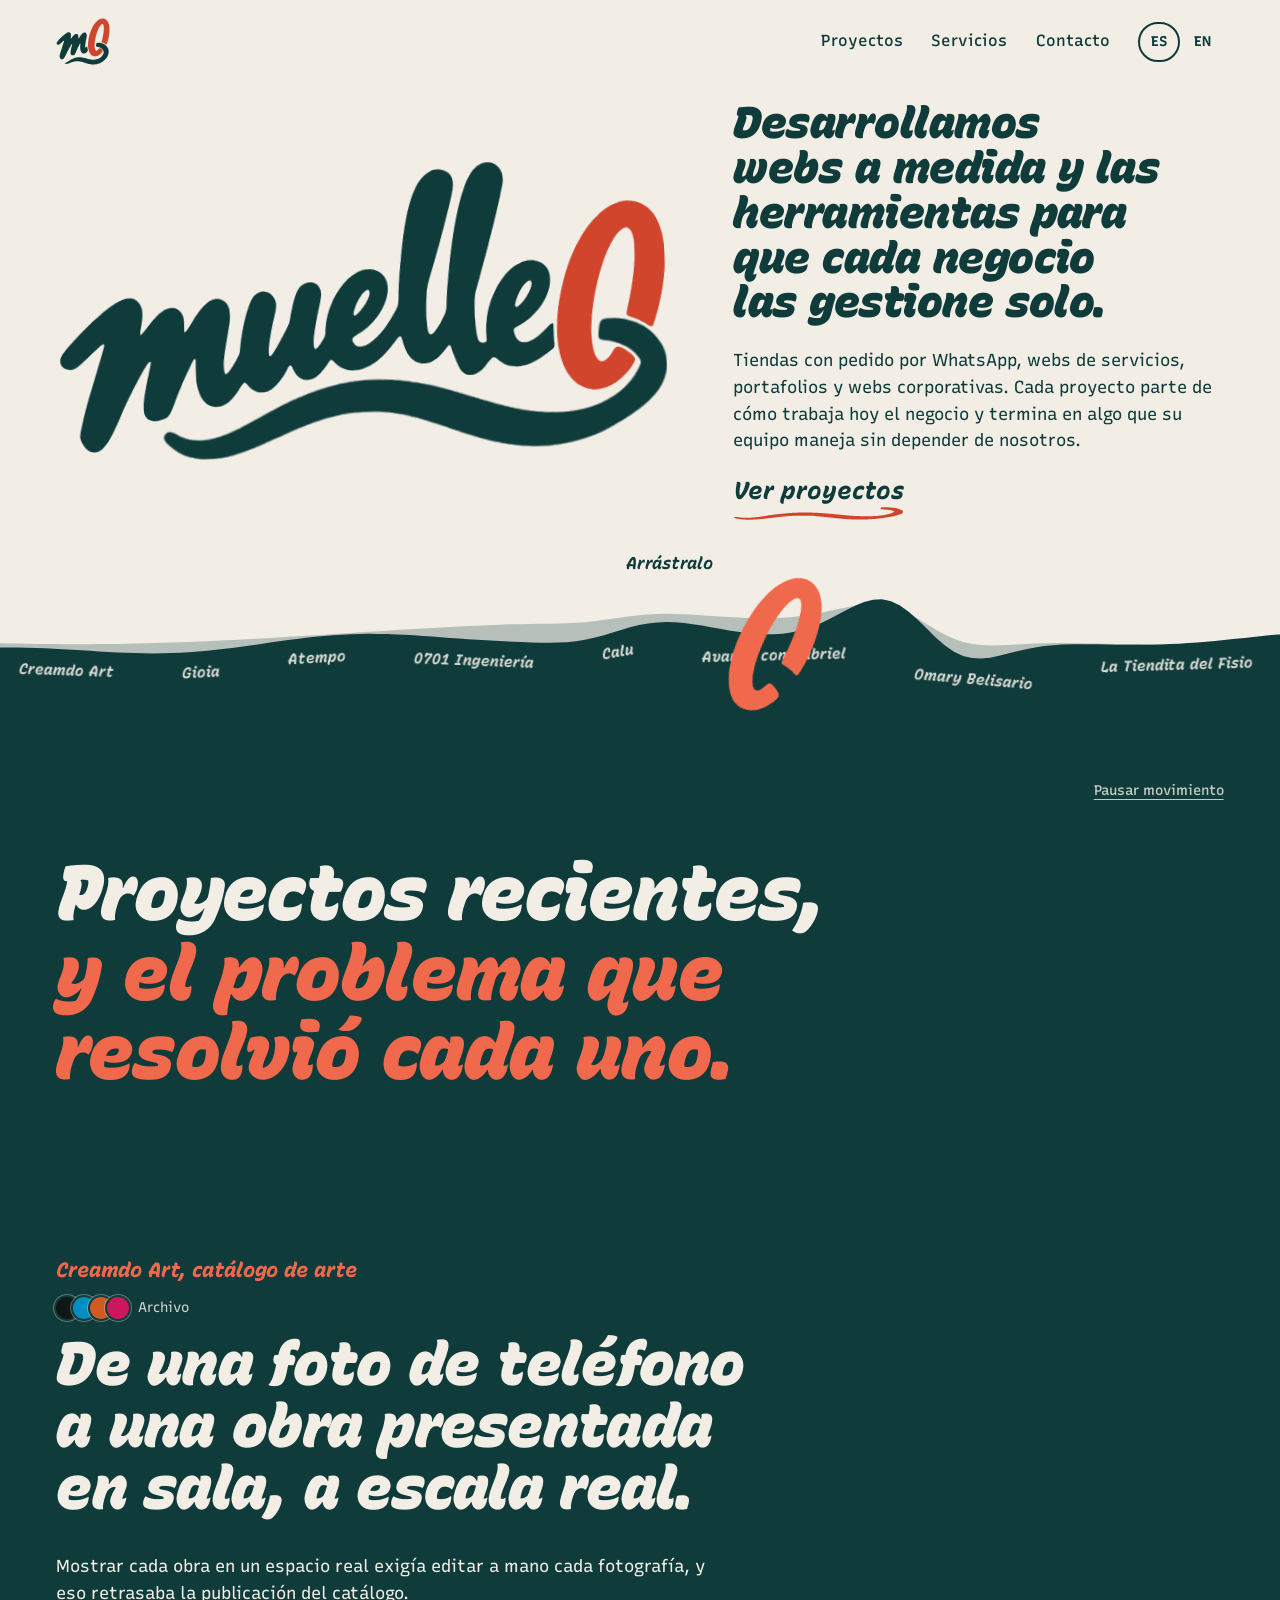
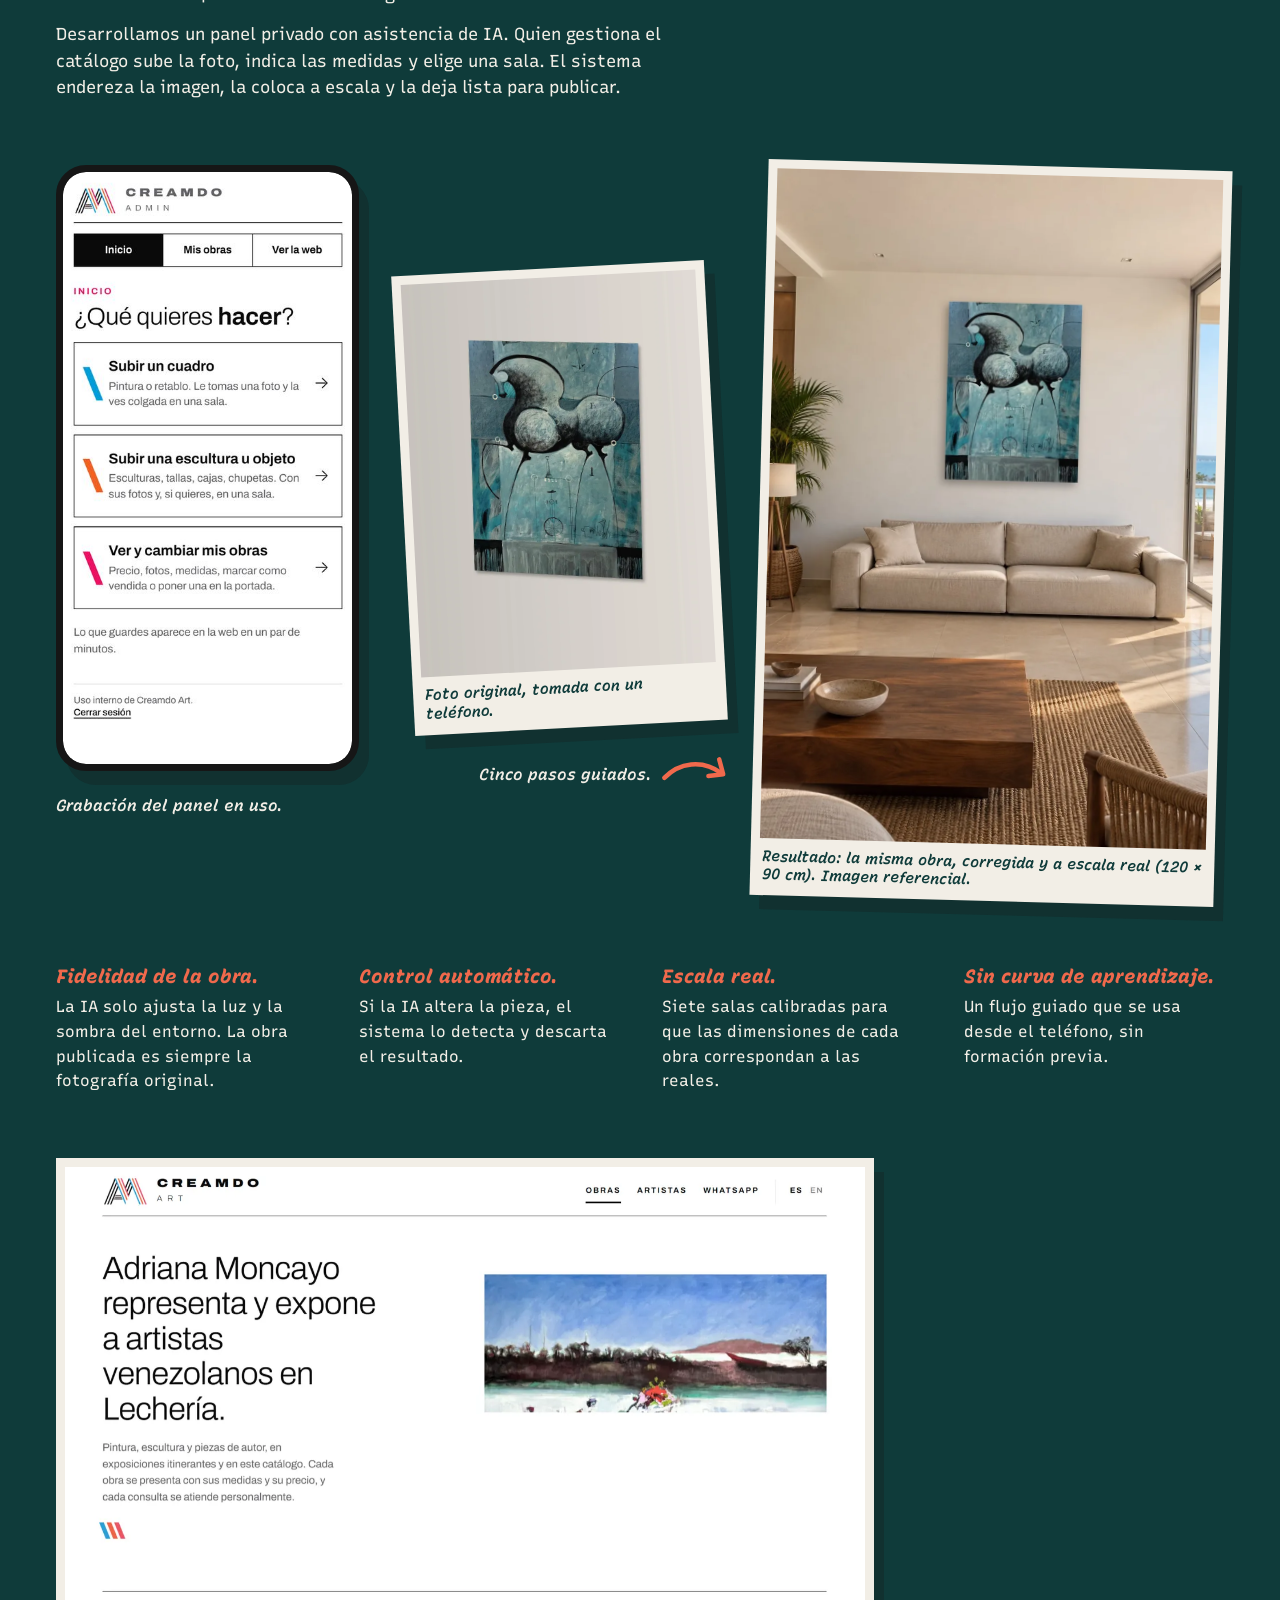
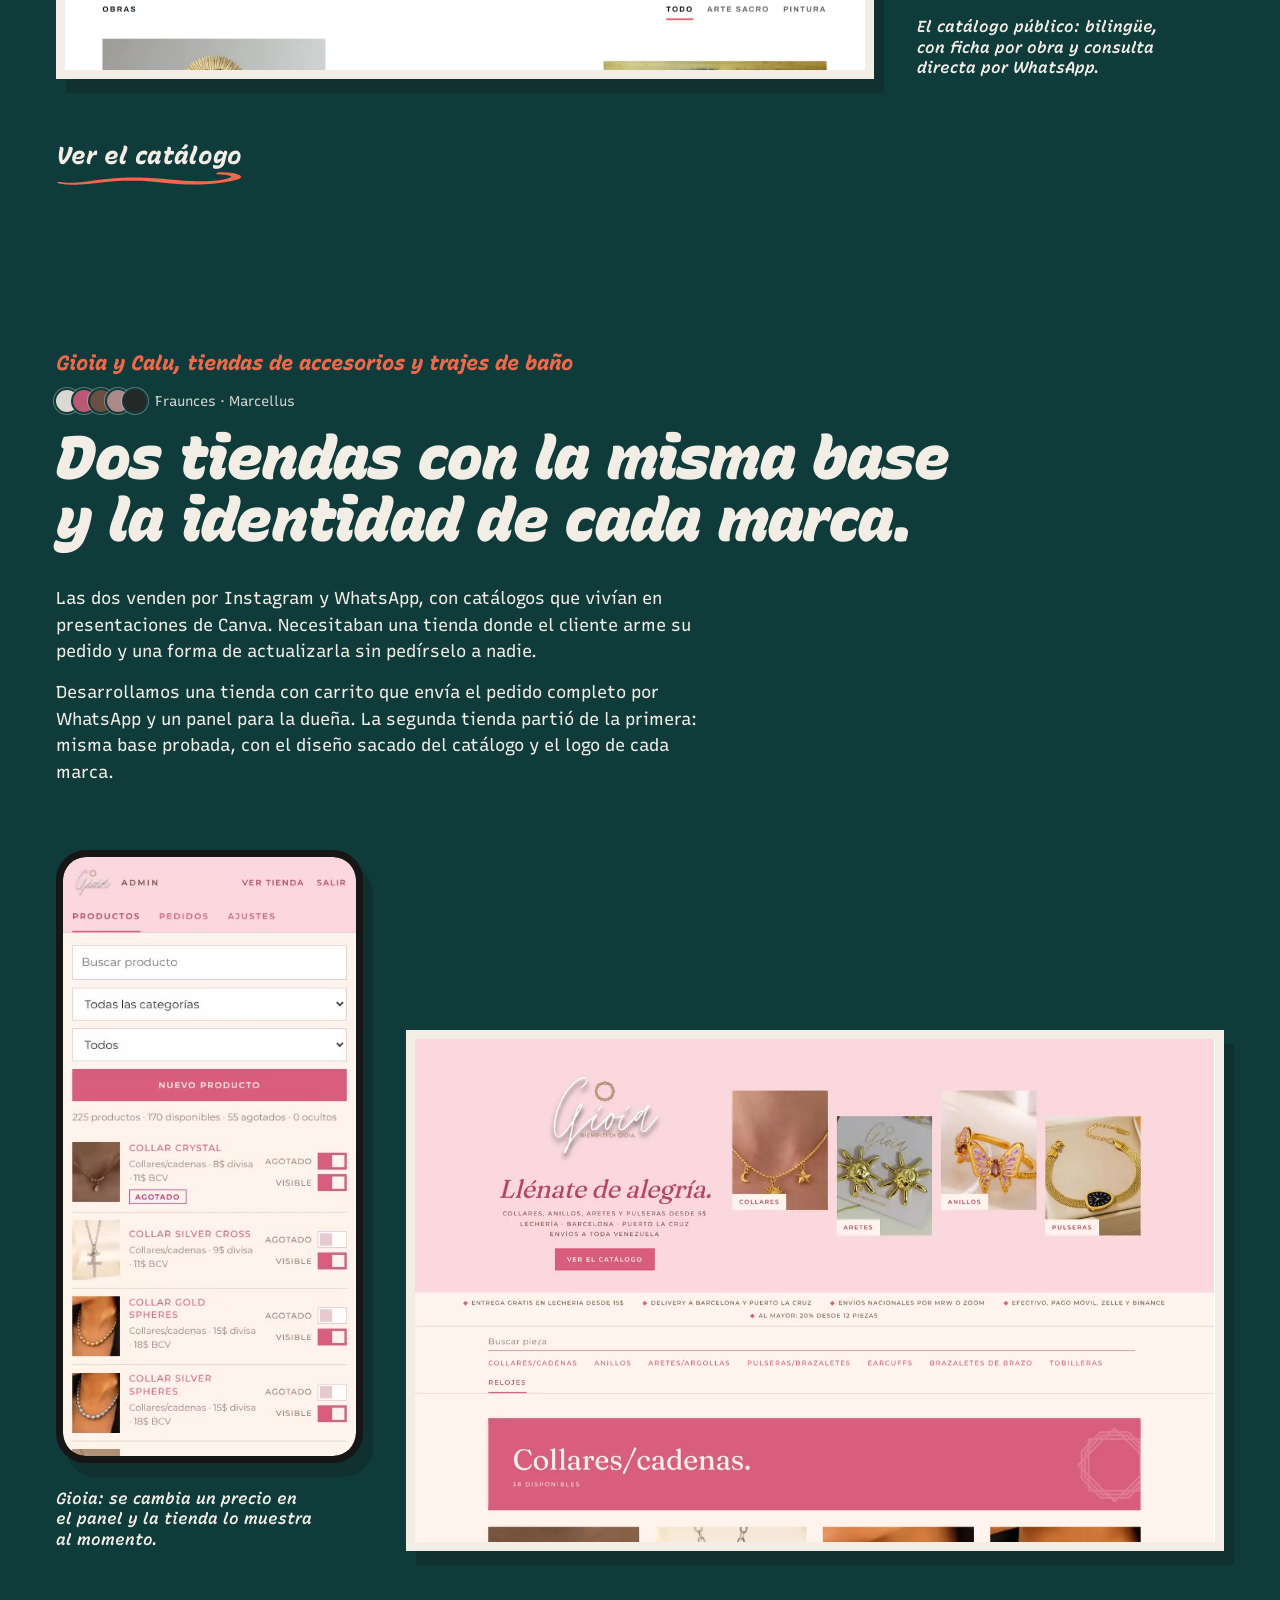
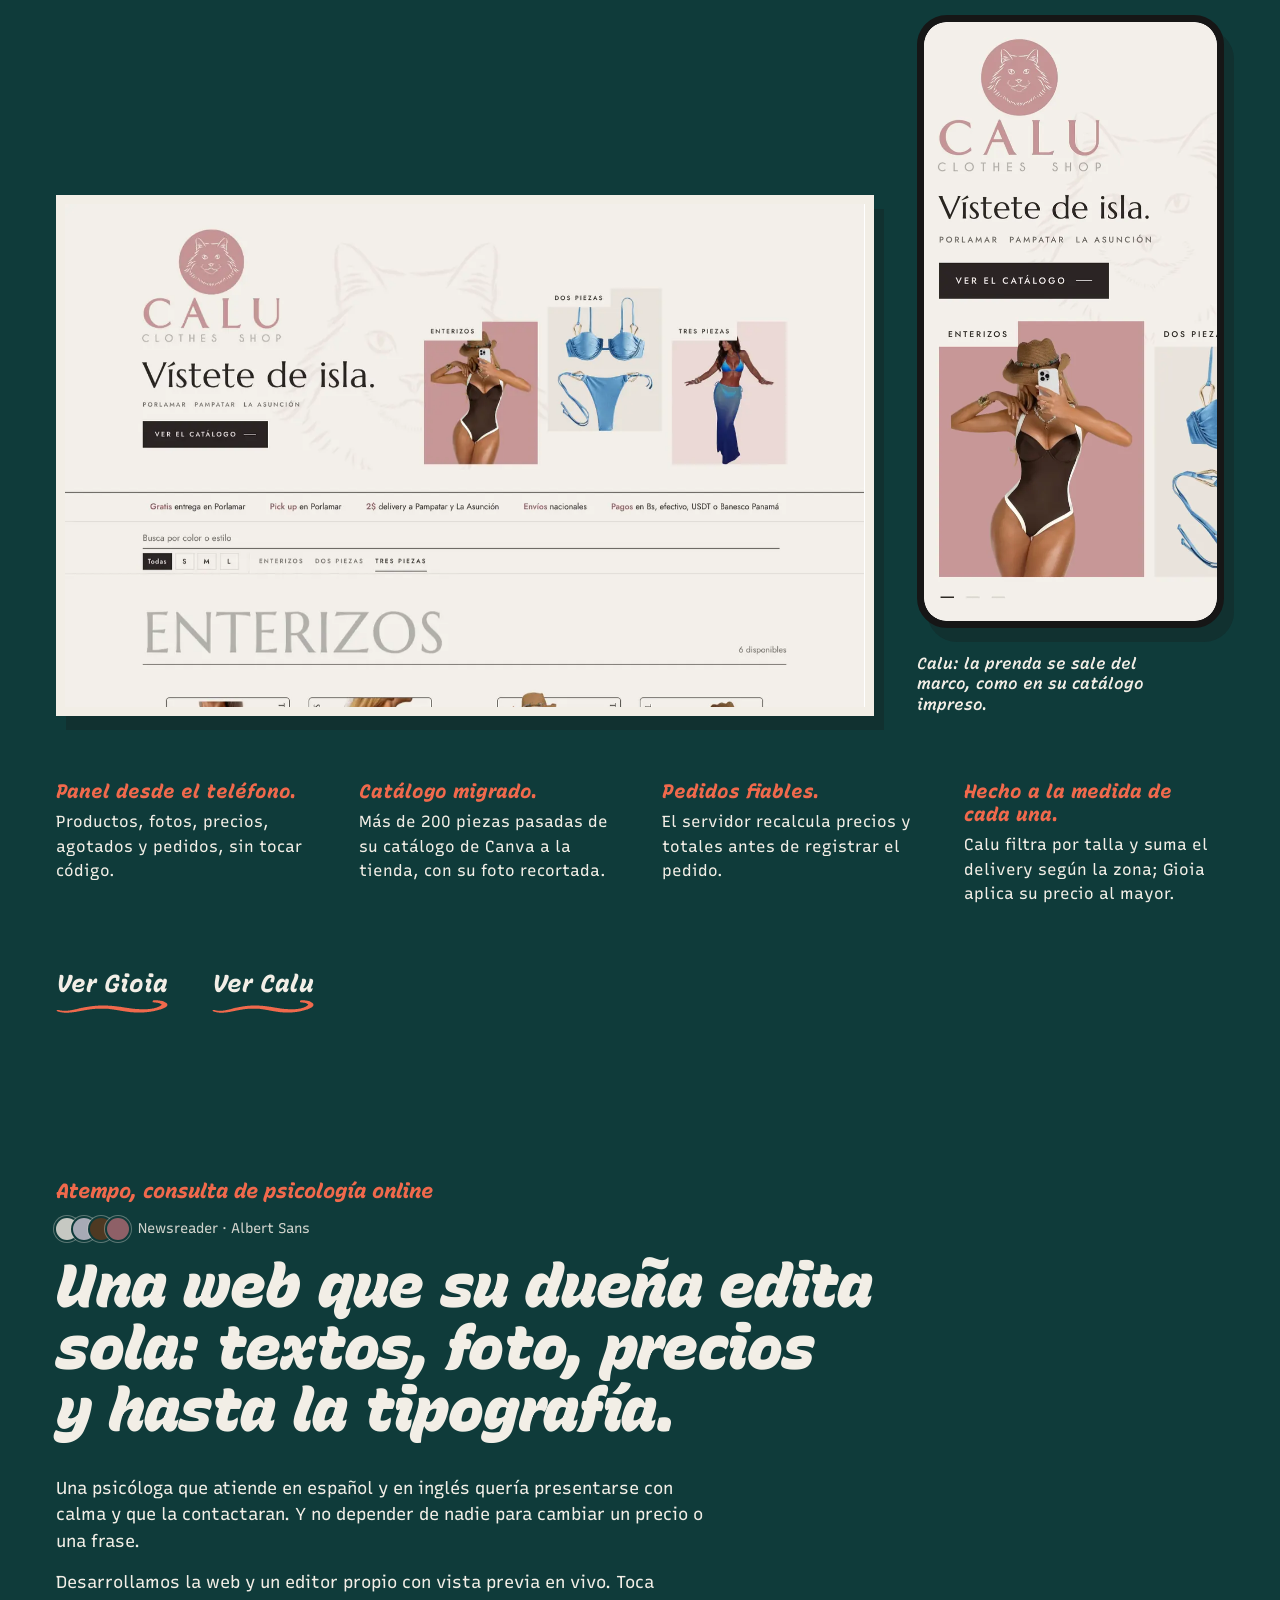
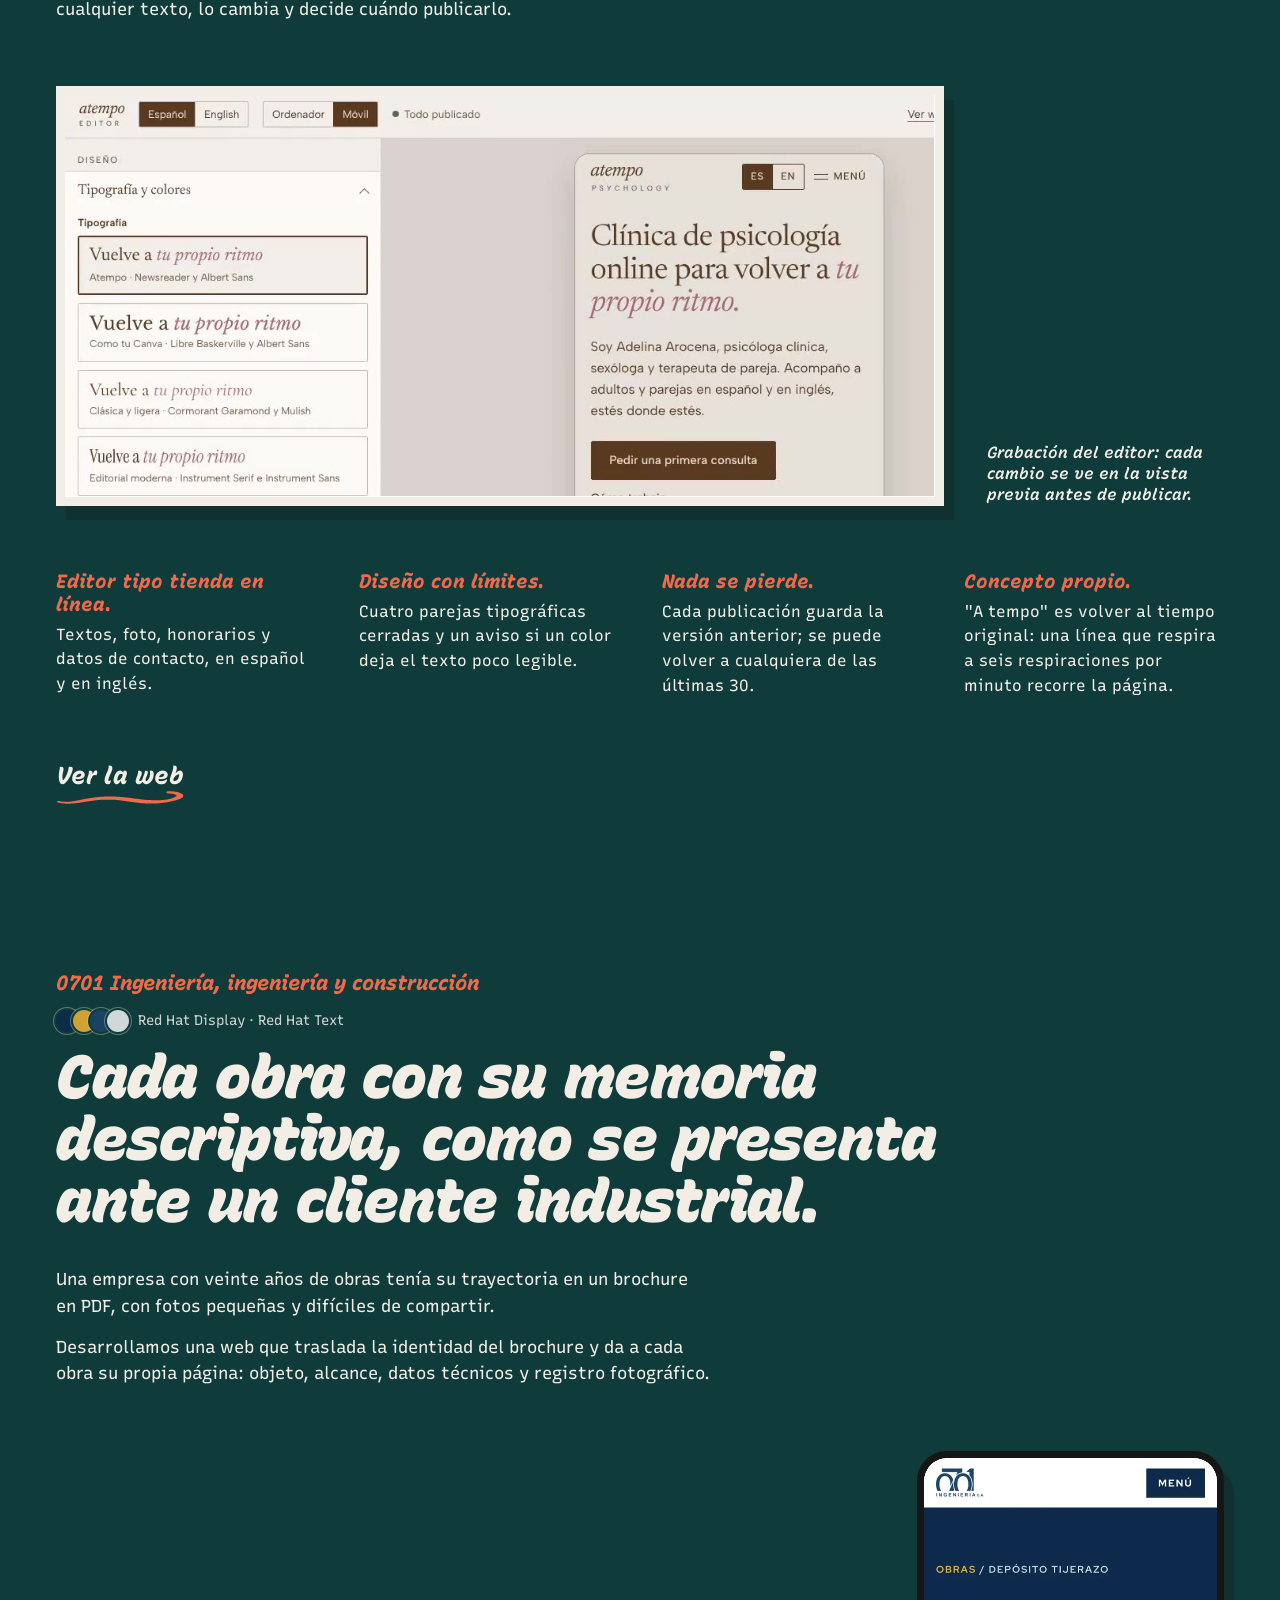
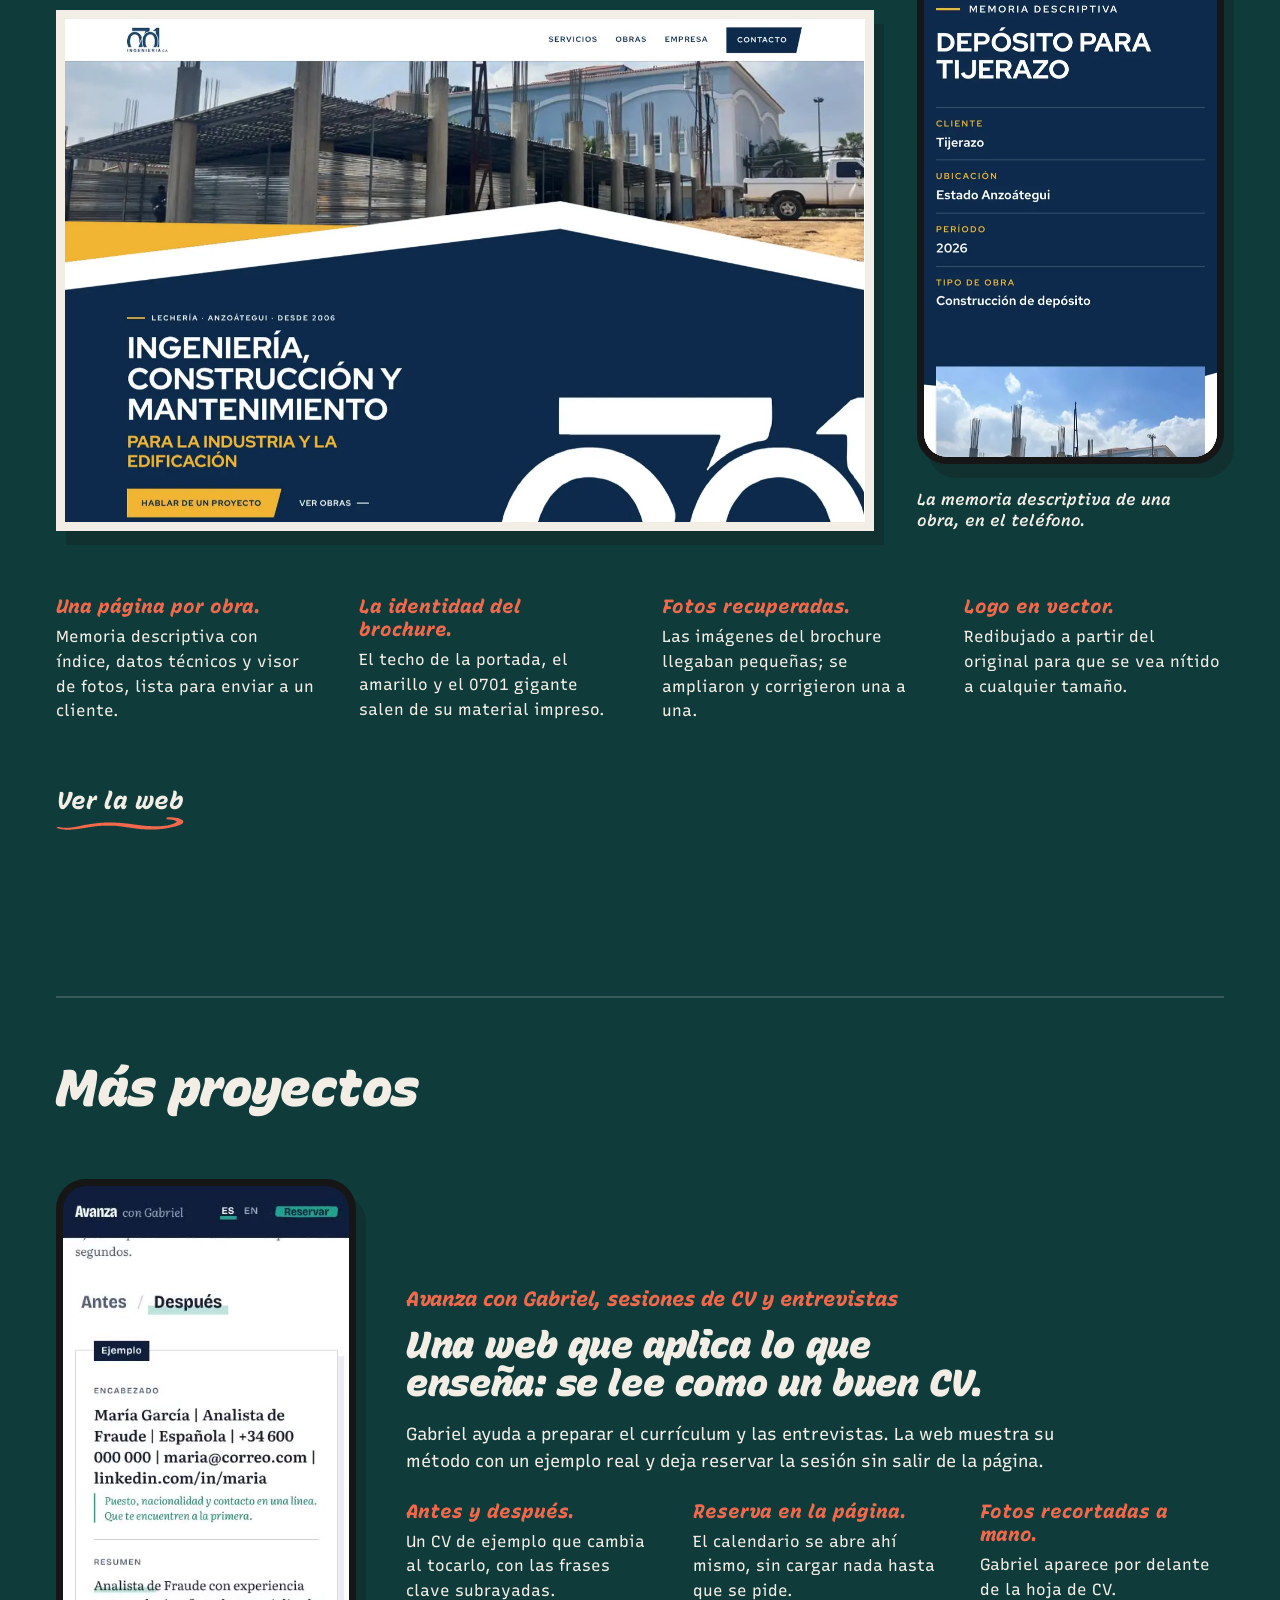
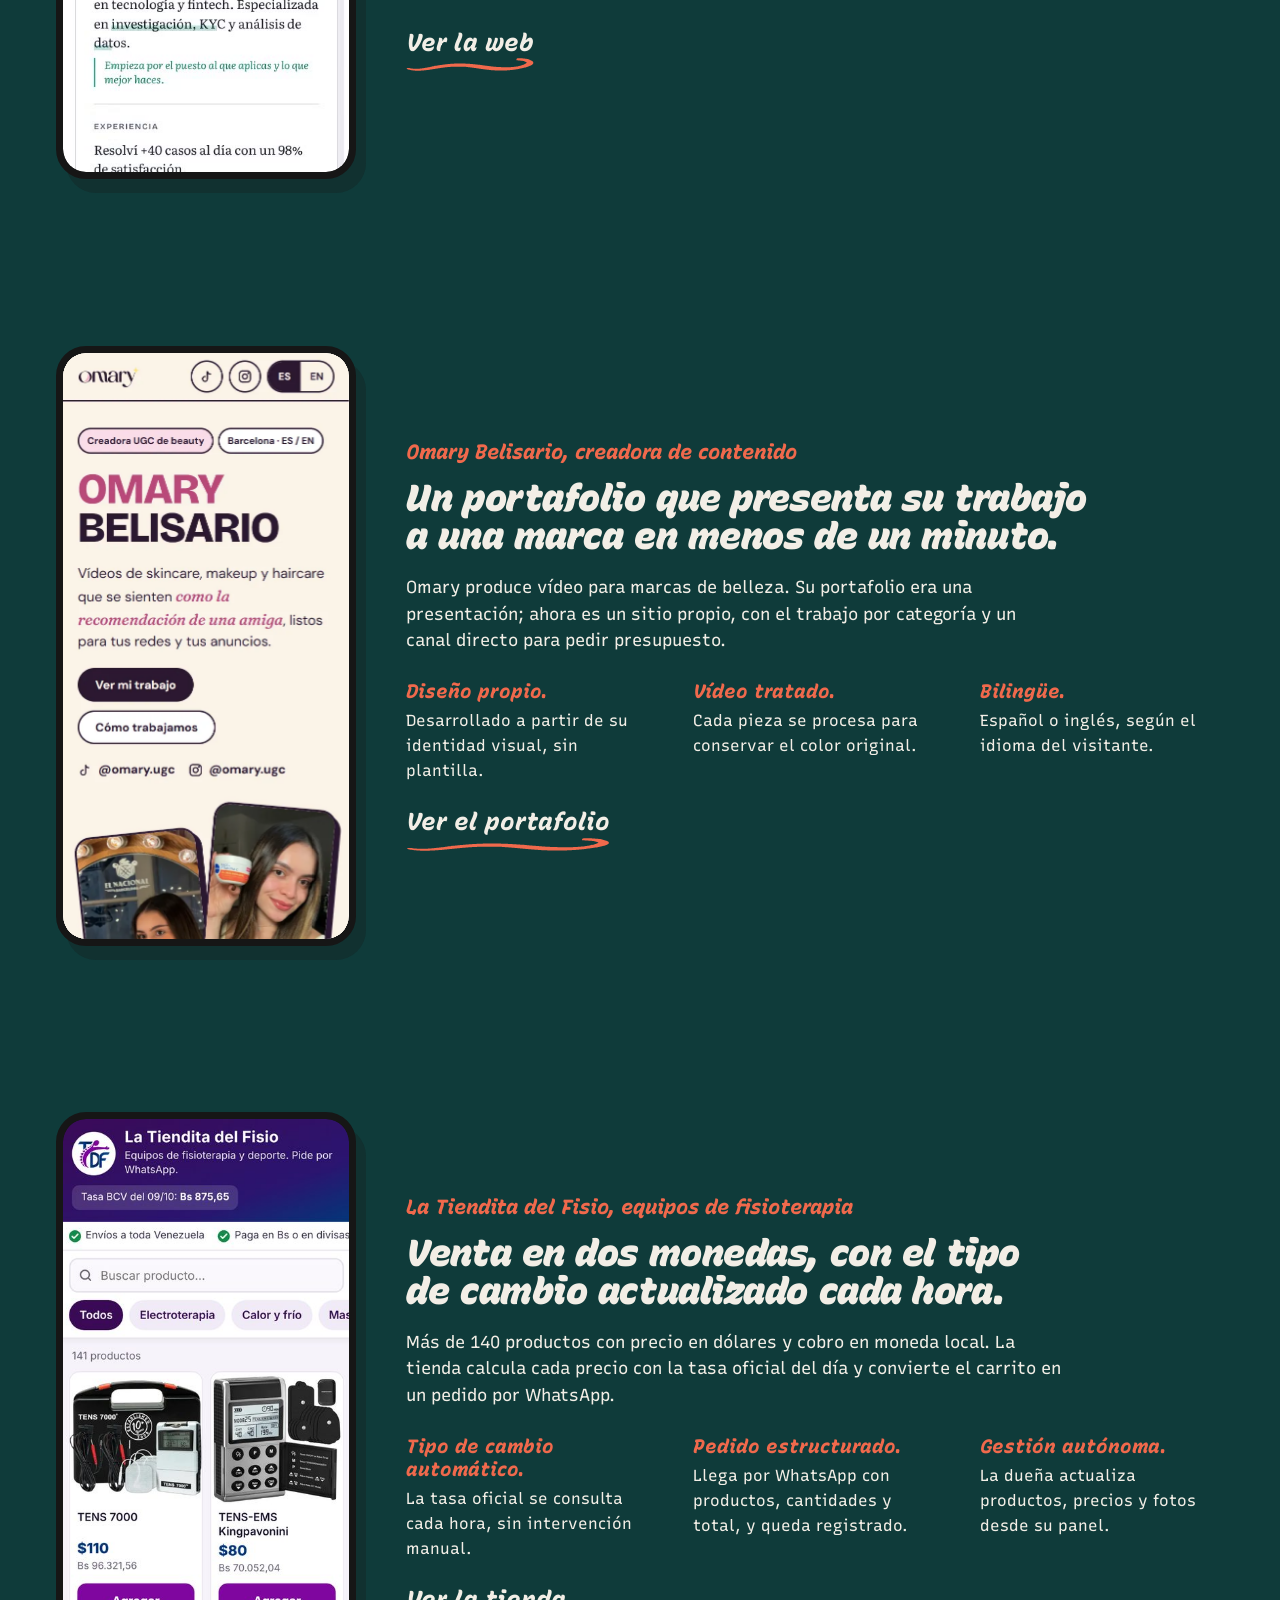
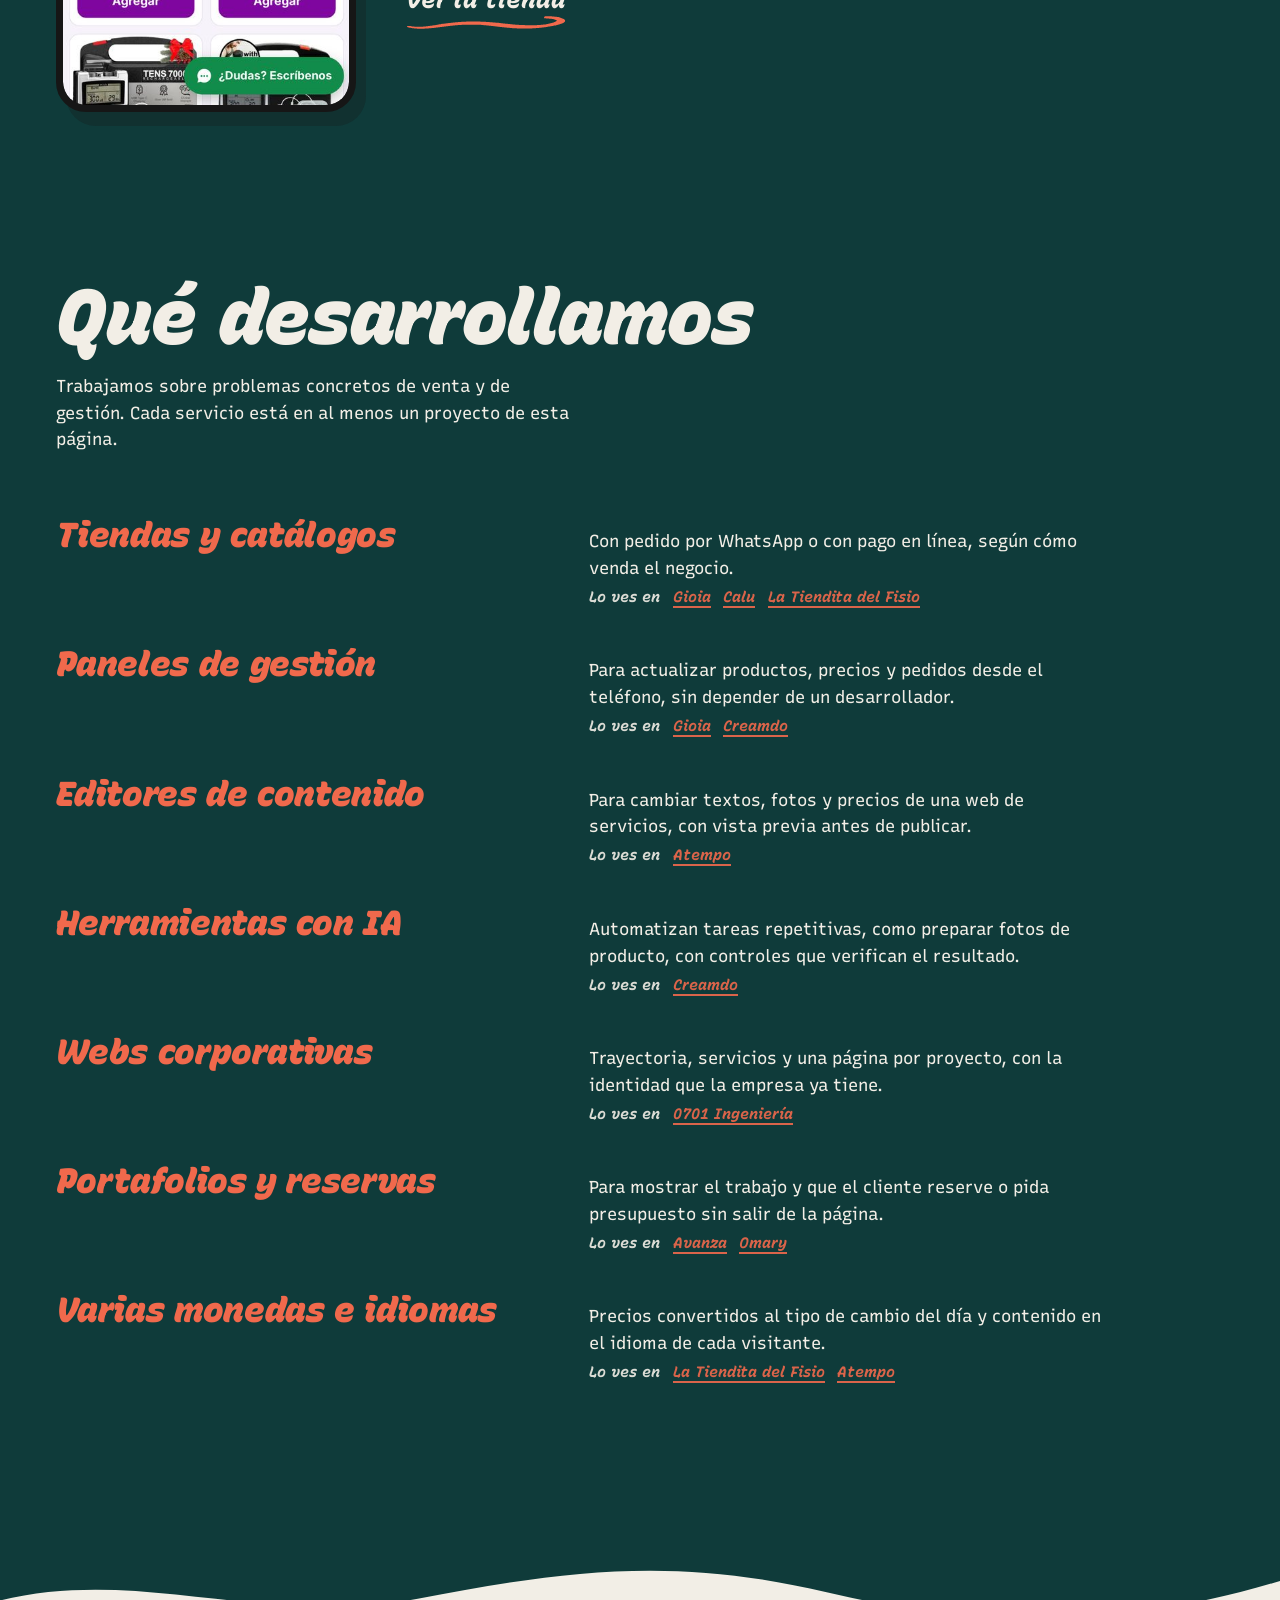
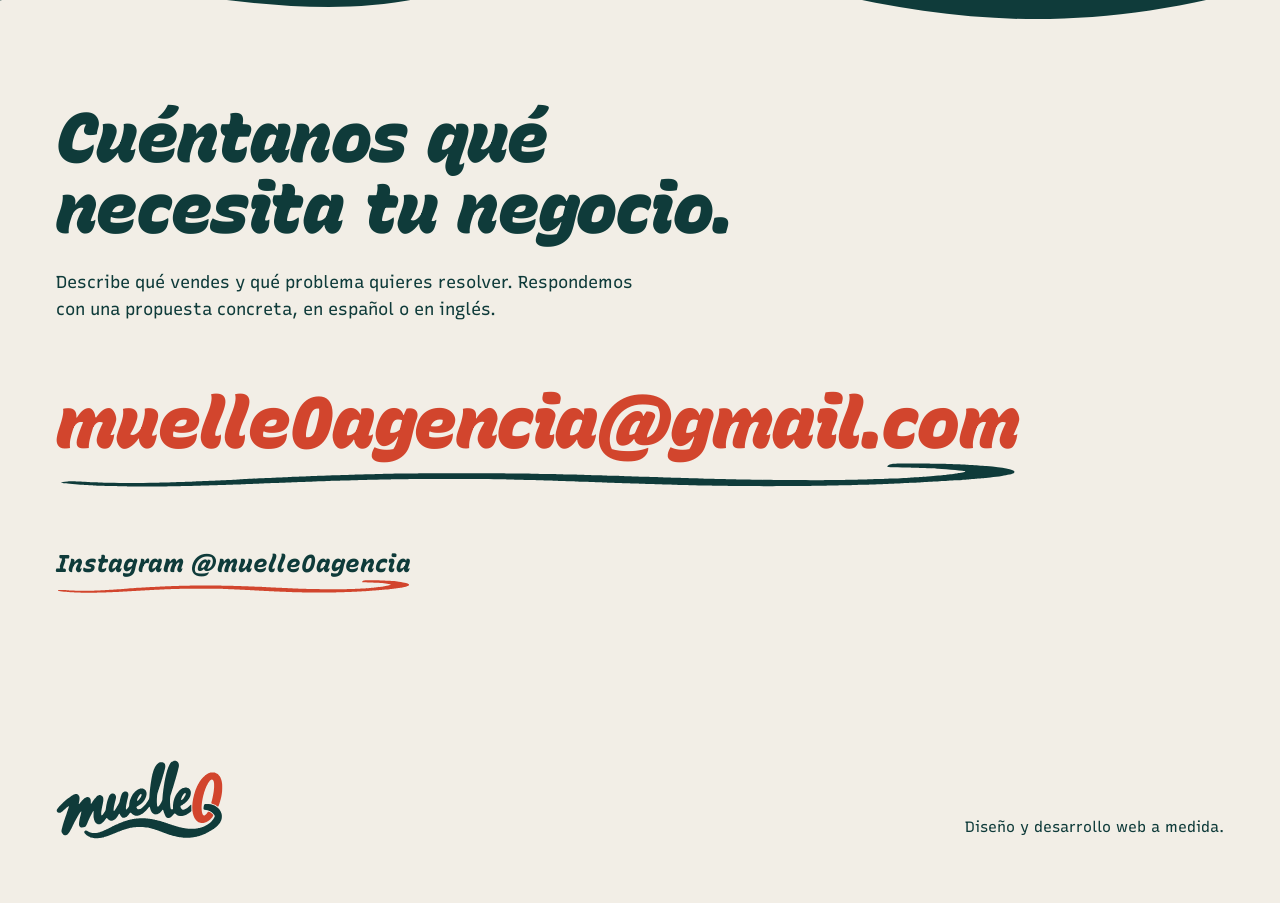
<file: index.html>
<!doctype html>
<html lang="es">
<head>
<meta charset="utf-8">
<meta name="viewport" content="width=device-width,initial-scale=1">
<title>muelle0 | Diseño y desarrollo web a medida</title>
<meta name="description" content="Desarrollamos webs a medida y las herramientas para que cada negocio las gestione solo: tiendas con pedido por WhatsApp, paneles y editores de contenido, webs corporativas y herramientas con IA.">
<meta name="theme-color" content="#F2EEE6">
<link rel="icon" href="marca/favicon.svg" type="image/svg+xml">
<link rel="apple-touch-icon" href="marca/icono-180.png">
<meta property="og:title" content="muelle0 | Diseño y desarrollo web a medida">
<meta property="og:description" content="Webs a medida y las herramientas para gestionarlas.">
<meta property="og:image" content="https://muelle0.com/marca/compartir.png">
<meta property="og:type" content="website">
<meta property="og:url" content="https://muelle0.com/">
<link rel="canonical" href="https://muelle0.com/">
<link rel="alternate" hreflang="es" href="https://muelle0.com/">
<link rel="alternate" hreflang="en" href="https://muelle0.com/en/">
<link rel="alternate" hreflang="x-default" href="https://muelle0.com/">
<meta property="og:locale" content="es_ES">
<meta name="twitter:card" content="summary_large_image">
<script type="application/ld+json">{"@context":"https://schema.org","@type":"ProfessionalService","name":"muelle0","url":"https://muelle0.com/","logo":"https://muelle0.com/marca/icono-180.png","image":"https://muelle0.com/marca/compartir.png","description":"Diseño y desarrollo de webs a medida y de las herramientas para gestionarlas: tiendas, paneles de gestión, editores de contenido, webs corporativas y herramientas con IA.","email":"muelle0agencia@gmail.com","sameAs":["https://www.instagram.com/muelle0agencia/"],"knowsLanguage":["es","en"]}</script>
<link rel="preload" href="fuentes/recursive-brocha.woff2" as="font" type="font/woff2" crossorigin>
<link rel="stylesheet" href="estilo.css?v=11">
</head>
<body>
<header class="cielo" id="inicio">
  <div class="barra">
    <a class="marca" href="#inicio" aria-label="muelle0, inicio"><img src="marca/mono.svg" width="608" height="531" alt=""></a>
    <a class="sec" href="#trabajos" data-i="nav.trabajos">Proyectos</a>
    <a class="sec opcional" href="#tuyo" data-i="nav.tuyo">Servicios</a>
    <a class="sec" href="#contacto" data-i="nav.contacto">Contacto</a>
    <div class="idioma" role="group" aria-label="Idioma / Language">
      <a href="./" hreflang="es" lang="es" aria-current="true" aria-label="Español">ES</a>
      <a href="en/" hreflang="en" lang="en" aria-label="English">EN</a>
    </div>
  </div>
  <div class="portada">
    <p class="logo-grande"><svg viewBox="0 0 1433 684" role="img" aria-labelledby="t-logo"><title id="t-logo">muelle0</title><path class="letras" fill-rule="evenodd" d="M77.7 652.5C77.2 652.4 75.6 652.1 74.0 651.8C66.9 650.7 58.8 644.3 54.7 636.8C54.3 636.1 53.7 635.0 53.4 634.5C50.7 630.1 47.8 623.3 47.3 620.2C46.5 615.1 46.6 612.0 47.8 605.8C48.1 604.5 48.6 602.3 48.9 600.8C49.4 598.2 50.0 595.9 50.8 593.0C51.1 592.2 51.5 590.4 51.8 589.2C52.4 586.7 53.1 584.1 53.8 581.8C54.1 581.1 54.5 579.3 54.8 577.8C55.5 574.9 56.1 572.3 56.8 570.2C57.1 569.4 57.5 567.9 57.8 566.7C58.6 563.6 59.3 561.0 59.9 559.5C60.1 558.8 60.6 557.0 61.0 555.5C61.7 552.7 62.2 551.0 62.7 549.7C63.1 548.8 63.9 545.9 64.3 544.0C64.6 542.9 65.4 540.5 66.0 539.2C66.4 538.2 67.3 534.8 67.3 534.4C67.3 534.1 67.5 533.5 67.8 532.9C68.1 532.3 68.3 531.5 68.4 531.2C68.5 530.8 68.9 529.8 69.2 529.0C69.5 528.2 69.9 526.8 70.2 525.8C70.6 524.2 71.4 521.8 72.0 520.5C72.4 519.4 73.3 516.6 73.5 515.4C73.6 514.8 73.9 514.3 74.0 514.2C74.2 514.0 74.3 513.7 74.3 513.4C74.3 513.1 74.5 512.5 74.8 512.0C75.0 511.5 75.5 510.2 75.8 509.0C76.4 506.9 76.7 506.0 77.8 503.1C78.1 502.4 78.8 500.3 79.4 498.3C80.0 496.4 80.6 494.5 80.8 494.0C81.3 492.9 82.3 489.9 82.3 489.3C82.3 489.1 82.5 488.5 82.8 487.9C83.7 485.7 84.3 484.1 85.5 480.5C86.6 477.0 87.9 473.0 88.7 470.8C88.9 470.3 89.2 469.4 89.3 468.8C89.5 468.3 89.8 467.4 90.0 466.8C90.2 466.3 90.8 464.2 91.5 462.2C92.1 460.2 93.0 457.4 93.5 456.2C93.9 454.9 94.3 453.6 94.3 453.3C94.3 453.1 94.6 452.4 94.8 451.9C95.1 451.4 95.3 450.8 95.3 450.6C95.3 450.4 95.5 449.8 95.8 449.2C96.1 448.6 96.8 446.5 97.5 444.5C99.6 437.9 100.4 435.5 101.2 433.2C101.7 431.9 102.3 429.8 102.7 428.5C103.1 427.2 103.6 425.6 103.9 424.8C104.8 422.4 105.2 421.2 105.8 419.3C106.1 418.3 106.8 415.9 107.4 414.0C108.1 412.1 108.8 409.7 109.0 408.7C109.2 407.7 109.6 406.1 109.9 405.1C110.5 402.8 110.5 402.2 109.6 401.2C108.5 399.8 107.3 400.1 103.2 402.9C100.0 405.0 84.2 418.7 75.5 426.8C74.2 428.1 61.7 439.2 59.8 440.8C58.6 441.9 57.4 442.9 57.3 443.0C57.2 443.1 56.4 443.8 55.5 444.5C54.6 445.2 53.7 446.0 53.5 446.2C52.9 446.8 46.6 451.5 44.8 452.6C39.2 456.1 35.8 457.3 30.8 457.6C21.8 458.1 13.3 454.5 9.6 448.6C6.8 444.2 6.3 442.4 6.3 437.4C6.4 430.2 8.2 426.1 15.3 417.0C17.3 414.4 23.0 407.7 24.1 406.5C24.3 406.3 25.8 404.7 27.3 403.0C33.1 396.6 35.1 394.6 46.8 382.8C58.9 370.8 69.5 360.7 76.2 354.8C77.6 353.6 80.3 351.2 82.2 349.5C84.0 347.9 86.0 346.1 86.5 345.7C87.1 345.2 88.6 343.9 90.0 342.7C92.5 340.5 97.3 336.6 104.5 330.7C112.3 324.4 131.2 310.7 132.2 310.7C132.3 310.7 133.4 310.0 134.6 309.2C137.2 307.6 140.3 305.8 143.2 304.3C144.3 303.8 145.6 303.0 146.2 302.7C146.8 302.3 148.6 301.5 150.2 300.8C151.8 300.1 153.3 299.4 153.5 299.3C153.7 299.2 154.9 298.7 156.2 298.3C157.5 297.9 159.0 297.4 159.6 297.1C160.2 296.9 161.0 296.7 161.4 296.7C161.7 296.7 162.4 296.5 162.7 296.3C165.2 295.0 179.7 295.1 180.5 296.4C180.6 296.5 181.0 296.7 181.3 296.7C183.4 296.7 190.0 301.2 193.0 304.8C195.2 307.3 198.3 312.3 198.3 313.1C198.3 313.4 198.5 313.7 198.6 313.8C198.8 313.9 199.0 314.4 199.1 314.9C199.3 315.4 199.6 316.3 199.8 316.8C202.3 322.3 202.8 335.9 200.9 346.8C200.8 347.9 200.5 349.7 200.3 350.7C200.2 351.7 199.9 353.2 199.7 354.0C199.5 354.8 199.1 356.9 198.8 358.5C198.5 360.2 198.1 362.2 197.9 363.0C194.9 376.0 194.6 381.7 196.8 381.7C198.0 381.7 203.1 376.3 208.1 369.7C210.7 366.4 219.5 355.7 222.0 352.9C222.6 352.1 224.0 350.6 225.0 349.5C226.9 347.4 234.6 339.7 237.9 336.6C240.0 334.6 243.0 332.3 245.2 330.9C245.9 330.4 246.8 329.9 247.0 329.6C247.3 329.3 248.4 328.6 249.5 328.0C250.6 327.4 251.8 326.7 252.2 326.4C252.8 326.0 254.7 325.1 257.0 324.1C257.6 323.8 258.4 323.4 258.8 323.3C259.1 323.1 260.0 322.8 260.8 322.7C261.5 322.5 263.6 322.1 265.3 321.7C278.3 318.9 289.9 325.2 295.3 338.0C298.6 346.0 299.2 351.8 298.5 370.8C298.3 377.1 298.3 377.7 298.8 378.3C299.2 378.7 299.7 379.0 300.0 379.0C300.6 379.0 303.4 376.1 305.3 373.6C306.3 372.3 307.0 371.2 310.9 365.6C311.7 364.4 313.9 361.1 315.8 358.2C317.7 355.2 319.8 352.2 320.3 351.3C320.9 350.5 321.9 349.1 322.4 348.2C323.8 346.0 326.7 341.9 327.0 341.7C327.1 341.6 327.6 340.9 328.1 340.2C328.5 339.4 329.4 338.4 329.8 337.8C330.3 337.3 331.0 336.5 331.3 336.0C332.4 334.3 340.5 324.7 343.5 321.7C346.0 319.0 350.3 315.3 354.6 311.8C355.8 310.8 360.5 307.7 360.8 307.7C360.9 307.7 362.2 307.1 363.8 306.3C365.4 305.6 367.4 304.8 368.2 304.7C369.1 304.5 370.4 304.2 371.2 304.0C373.5 303.4 380.1 303.6 383.1 304.3C389.4 305.8 396.6 310.7 400.0 315.7C402.6 319.6 404.8 325.2 405.4 329.3C406.4 337.0 406.6 344.9 406.0 351.0C405.8 352.7 405.5 355.6 405.3 357.4C405.2 359.1 404.9 361.2 404.7 362.0C404.1 364.6 403.4 368.4 402.8 371.5C402.3 374.7 401.5 378.7 401.0 380.8C400.5 382.7 399.7 386.8 399.3 389.1C399.2 390.1 398.9 391.5 398.7 392.1C398.3 393.6 397.5 397.3 396.8 401.0C396.5 402.7 396.1 405.0 395.8 406.1C395.5 407.1 395.3 408.3 395.3 408.6C395.3 409.0 395.1 410.0 394.9 410.9C394.6 411.8 394.1 414.1 393.8 416.0C393.5 417.9 393.1 420.5 392.8 421.7C391.6 427.5 391.3 429.1 390.9 432.0C390.6 433.7 390.3 435.8 390.2 436.7C390.1 437.5 389.9 438.8 389.7 439.7C388.3 446.5 387.7 455.9 388.0 465.7C388.5 478.3 390.2 481.5 395.0 478.9C397.3 477.6 403.9 469.9 406.5 465.6C406.7 465.3 408.0 463.4 409.4 461.3C410.7 459.2 412.6 456.3 413.5 454.9C414.4 453.4 415.6 451.6 416.2 450.7C416.7 449.8 417.5 448.5 417.9 447.7C418.4 446.8 419.0 445.7 419.3 445.2C419.7 444.6 420.3 443.5 420.7 442.7C421.2 441.8 421.9 440.6 422.4 439.8C423.2 438.5 424.8 434.8 425.8 432.0C426.1 431.2 426.5 428.8 426.8 426.8C427.9 418.6 428.1 417.4 428.3 415.0C428.5 413.6 428.8 411.6 428.9 410.6C429.1 409.7 429.5 407.0 429.8 404.8C430.4 400.9 430.9 397.9 431.8 393.7C432.1 392.5 432.5 390.0 432.8 388.2C433.1 386.3 433.5 384.2 433.7 383.5C433.9 382.8 434.2 381.5 434.3 380.7C434.5 379.8 434.8 378.7 434.9 378.2C435.1 377.6 435.5 375.9 435.8 374.3C436.4 371.6 436.8 369.8 437.8 366.2C438.1 365.2 438.5 363.4 438.8 362.2C439.4 359.5 440.3 356.3 441.8 351.5C442.1 350.6 442.3 349.6 442.3 349.2C442.3 348.8 442.6 348.1 442.8 347.5C443.1 347.0 443.3 346.4 443.3 346.1C443.3 345.8 443.5 345.1 443.8 344.6C444.3 343.3 445.3 339.9 445.3 339.4C445.3 339.1 445.5 338.5 445.8 337.9C446.6 336.0 447.3 334.2 447.9 332.3C448.2 331.3 448.9 329.4 449.4 328.0C450.0 326.6 450.6 325.0 450.8 324.3C451.9 321.4 454.8 314.9 456.0 312.5C456.7 311.0 457.3 309.7 457.3 309.6C457.3 309.4 457.6 308.9 458.0 308.4C458.3 307.9 459.3 306.4 460.1 305.2C466.7 295.0 478.8 289.0 489.8 290.5C499.7 291.8 506.9 297.5 511.7 307.7C513.8 312.0 514.0 312.6 515.0 318.8C515.4 321.0 515.2 325.8 514.7 328.5C514.5 329.4 514.1 331.7 513.8 333.7C513.3 337.0 513.0 338.5 511.8 342.5C511.6 343.4 511.1 345.3 510.8 346.7C510.3 349.3 509.6 351.9 508.8 354.2C508.6 354.9 508.1 356.6 507.8 358.0C507.1 361.0 506.4 363.7 505.8 365.5C505.6 366.2 505.2 368.1 504.8 369.7C504.5 371.2 504.1 373.2 503.8 374.2C503.6 375.1 503.2 376.5 503.0 377.3C502.3 379.9 501.7 383.1 501.3 385.3C501.1 386.4 500.8 387.7 500.7 388.0C500.5 388.3 500.3 389.0 500.3 389.5C500.3 389.9 500.1 391.0 499.9 391.7C499.6 392.5 499.2 394.7 498.9 396.7C498.3 400.2 497.7 403.1 496.8 407.5C496.6 408.8 496.1 411.6 495.8 413.8C495.6 416.0 495.1 419.3 494.8 421.2C494.0 426.6 494.1 438.6 495.0 440.3C496.1 442.5 497.6 442.2 500.8 438.8C503.5 436.1 508.1 429.6 511.5 424.0C512.2 422.8 512.9 421.8 513.0 421.7C513.1 421.6 513.5 421.0 513.8 420.4C514.1 419.8 514.8 418.7 515.3 417.9C515.8 417.1 516.6 415.9 517.0 415.1C517.5 414.3 519.0 411.8 520.4 409.4C524.3 402.8 526.3 399.3 526.3 399.0C526.3 398.9 526.7 398.2 527.3 397.5C527.8 396.8 528.5 395.4 529.0 394.5C529.4 393.6 530.3 391.9 531.0 390.8C531.6 389.7 532.5 388.2 532.8 387.5C533.2 386.8 533.6 385.9 533.9 385.7C534.1 385.4 534.8 384.1 535.5 382.7C536.3 381.4 537.4 379.3 538.0 378.1C538.6 376.8 539.5 375.3 539.9 374.7C542.5 370.5 544.5 365.6 545.3 361.4C545.5 360.6 545.8 359.7 545.9 359.4C546.1 359.1 546.3 358.2 546.5 357.3C546.6 356.5 547.0 354.3 547.3 352.3C547.7 350.4 548.2 348.1 548.3 347.2C548.5 346.4 548.8 345.2 549.0 344.6C549.2 344.0 549.5 342.3 549.8 340.8C550.4 338.1 551.1 335.2 551.9 332.7C552.1 331.8 552.5 330.1 552.8 328.8C553.3 326.6 554.0 324.0 554.7 321.8C555.2 320.4 556.0 317.3 556.3 316.0C556.6 314.9 557.4 312.6 558.0 311.2C558.1 310.8 558.5 309.6 558.8 308.5C559.6 305.8 560.2 304.2 561.8 300.6C562.1 299.9 562.3 299.2 562.3 299.0C562.3 298.3 566.5 290.1 567.9 288.1C574.5 278.4 585.8 272.4 596.8 272.8C599.2 272.8 601.6 273.1 602.2 273.3C602.7 273.5 604.1 274.0 605.3 274.3C609.2 275.6 613.2 278.7 615.7 282.3C617.6 285.1 617.9 285.8 619.7 290.7C620.2 292.3 620.6 294.3 621.0 297.8C621.4 300.7 621.3 301.1 620.3 308.8C620.2 309.9 619.9 311.4 619.7 312.2C619.5 312.9 619.1 314.9 618.8 316.7C618.3 319.7 617.9 321.5 616.8 325.2C616.6 326.1 616.1 328.0 615.8 329.3C615.3 332.0 614.8 334.0 613.9 337.0C613.6 338.0 613.1 340.0 612.8 341.5C612.3 344.1 611.8 346.3 610.8 349.8C610.6 350.8 610.1 352.7 609.8 354.2C609.3 356.9 609.0 357.9 608.1 361.5C607.5 364.2 607.2 365.6 606.5 369.3C606.2 371.1 605.8 372.9 605.7 373.5C605.2 375.3 604.4 379.1 603.8 382.5C603.5 384.3 603.1 386.7 602.9 387.7C602.7 388.7 602.5 390.3 602.3 391.4C602.2 392.4 601.9 394.0 601.7 394.9C599.7 404.0 599.3 422.2 601.0 426.0C602.1 428.3 603.4 428.9 605.3 428.0C606.8 427.2 609.8 424.1 612.8 420.3C613.9 418.9 615.0 417.6 615.3 417.4C615.5 417.1 616.1 416.4 616.5 415.7C617.2 414.7 618.2 413.3 620.0 410.7C626.9 400.6 627.7 398.5 628.3 386.7C628.6 381.3 629.1 377.2 629.8 373.0C630.4 369.9 631.2 365.0 631.5 363.2C631.6 362.4 631.8 361.4 632.0 360.8C632.9 357.7 633.3 355.9 633.8 353.8C634.4 351.5 635.1 349.1 635.8 347.0C636.1 346.4 636.5 344.9 636.8 343.8C637.1 342.7 637.6 341.3 637.8 340.7C638.1 340.0 638.8 338.2 639.3 336.7C641.5 331.0 643.9 325.4 646.4 320.2C647.3 318.3 650.5 312.1 651.0 311.3C651.2 311.1 652.2 309.3 653.3 307.3C654.4 305.4 655.5 303.7 655.6 303.4C655.7 303.2 656.2 302.5 656.7 301.8C657.2 301.1 658.4 299.2 659.5 297.5C661.7 294.0 666.9 287.1 669.6 284.0C670.7 282.8 671.9 281.4 672.3 280.9C673.4 279.5 677.2 275.5 680.3 272.4C684.4 268.3 693.4 261.0 696.5 259.3C697.0 259.0 698.5 258.0 699.8 257.2C701.1 256.4 702.3 255.7 702.4 255.7C702.6 255.7 703.3 255.2 704.1 254.7C704.8 254.1 705.6 253.7 705.7 253.7C705.8 253.7 707.2 253.1 708.8 252.3C711.5 251.1 716.3 249.3 718.5 248.7C719.1 248.5 719.7 248.3 719.9 248.2C720.1 248.1 722.1 247.7 724.4 247.3C729.8 246.5 737.7 246.4 742.7 247.3C746.6 248.0 747.6 248.3 751.8 250.1C752.5 250.4 753.2 250.7 753.3 250.7C753.9 250.7 758.7 253.6 761.2 255.6C768.6 261.3 772.9 268.0 775.6 278.0C776.9 282.8 777.1 284.2 777.3 290.5C777.4 296.8 777.0 301.8 775.8 306.2C775.6 307.1 775.2 309.0 774.8 310.5C774.5 312.0 774.1 313.6 774.0 314.2C773.8 314.7 773.5 315.6 773.3 316.2C772.7 318.4 771.3 322.6 770.9 323.5C770.1 325.1 769.0 327.8 768.7 328.5C767.5 331.6 763.1 339.9 760.8 343.4C760.0 344.6 759.3 345.7 759.3 345.8C759.3 346.0 755.0 352.4 754.7 352.7C754.6 352.8 754.1 353.4 753.6 354.2C753.1 354.9 752.4 355.8 752.1 356.2C751.8 356.5 750.7 357.9 749.7 359.1C744.7 365.6 738.2 372.4 731.2 378.5C729.7 379.8 728.4 381.0 728.2 381.2C727.4 382.0 717.5 389.2 715.4 390.5C715.1 390.7 713.9 391.5 712.7 392.2C711.6 393.0 710.6 393.7 710.5 393.7C710.4 393.7 709.4 394.2 708.3 394.9C707.1 395.6 704.2 397.2 701.8 398.5C690.1 404.6 688.4 408.0 692.8 416.6C695.1 421.2 697.5 423.6 701.8 425.8C705.1 427.4 713.4 427.1 717.0 425.3C717.3 425.2 718.0 425.0 718.7 424.8C720.1 424.5 727.7 420.8 730.5 419.0C741.3 412.2 755.2 399.6 764.7 388.0C767.5 384.6 771.8 379.1 772.3 378.3C772.6 377.9 773.7 376.4 774.7 375.0C777.3 371.2 781.1 365.6 785.0 359.4C786.2 357.5 787.7 355.1 788.3 354.2C788.9 353.3 789.7 351.9 790.1 351.2C790.5 350.4 790.9 349.8 791.0 349.7C791.1 349.6 791.8 348.5 792.5 347.3C793.2 346.1 794.3 344.5 794.8 343.6C800.1 335.9 801.4 329.2 802.3 303.7C802.5 298.4 802.8 293.9 802.9 293.6C802.9 293.3 803.2 290.9 803.3 288.1C803.5 285.4 803.8 281.9 804.0 280.3C804.3 277.7 804.7 273.7 805.3 265.3C805.5 263.3 805.8 260.6 806.0 259.3C807.0 251.6 807.4 249.0 807.8 244.3C808.1 241.5 808.5 238.1 808.7 236.8C808.9 235.6 809.2 233.3 809.3 231.8C809.5 230.3 809.8 228.3 810.0 227.3C810.1 226.3 810.5 223.2 810.8 220.3C811.1 217.5 811.5 214.2 811.7 213.0C811.9 211.8 812.2 209.7 812.3 208.2C812.5 206.8 812.8 204.9 813.0 203.9C813.1 202.9 813.5 200.2 813.8 197.8C814.3 193.6 815.0 189.0 815.7 185.3C816.1 183.2 816.9 178.2 817.3 174.4C817.5 172.9 817.8 171.3 818.0 170.8C818.2 170.3 818.3 169.6 818.3 169.1C818.3 168.6 818.5 167.3 818.8 166.2C819.1 165.1 819.5 162.6 819.8 160.7C820.1 158.7 820.6 156.2 820.8 155.0C821.1 153.8 821.3 152.5 821.3 152.1C821.3 151.8 821.5 150.8 821.8 150.0C822.0 149.2 822.5 147.0 822.8 145.2C823.4 141.9 823.9 139.5 824.7 136.3C824.9 135.5 825.5 132.8 826.0 130.3C827.1 125.5 827.1 125.3 828.5 120.0C829.4 116.1 830.2 113.4 830.7 111.8C830.9 111.3 831.4 109.3 831.9 107.5C832.3 105.7 832.8 103.9 833.0 103.5C833.7 101.8 834.7 98.5 835.4 95.8C835.6 95.1 835.8 94.4 836.0 94.2C836.2 94.0 836.3 93.6 836.3 93.2C836.3 92.9 836.5 92.2 836.8 91.7C837.0 91.2 837.5 90.0 837.8 89.0C838.3 87.3 839.6 84.0 840.9 81.1C841.1 80.5 841.3 79.8 841.3 79.7C841.3 79.5 841.8 78.4 842.3 77.3C842.8 76.1 843.6 74.4 844.0 73.4C844.4 72.4 845.3 70.4 846.0 68.9C846.7 67.4 847.3 66.1 847.3 65.9C847.3 65.8 847.8 65.0 848.3 64.1C848.8 63.2 849.5 61.8 849.8 61.0C850.4 59.7 852.5 55.9 853.6 54.0C856.1 50.1 857.8 47.6 859.9 44.8C860.1 44.6 860.7 43.8 861.3 43.0C865.5 37.5 872.5 30.8 877.5 27.5C880.1 25.7 885.3 22.7 885.6 22.7C886.0 22.7 890.9 20.8 891.7 20.3C893.9 19.2 904.1 18.6 909.0 19.3C912.3 19.8 914.1 20.4 918.8 22.3C931.8 27.6 938.1 37.5 938.1 52.8C938.2 55.2 938.0 58.3 937.8 59.7C937.5 61.0 937.1 64.0 936.8 66.2C936.5 68.4 936.1 70.9 935.8 71.7C935.5 72.6 935.3 73.6 935.3 74.0C935.3 74.3 935.1 75.2 934.9 75.9C934.6 76.6 934.2 78.4 933.8 80.0C933.5 81.6 933.1 83.4 932.9 84.2C931.9 87.4 931.3 89.3 930.8 91.8C930.3 94.5 929.7 96.9 928.8 99.5C928.6 100.2 928.1 102.2 927.7 103.8C927.3 105.5 926.6 107.9 926.2 109.2C925.8 110.5 925.2 112.5 924.9 113.7C924.0 117.1 923.3 119.4 922.8 120.7C922.6 121.3 922.1 122.8 921.8 124.0C921.2 126.2 920.7 128.2 920.0 130.3C919.5 132.0 918.6 135.0 918.3 136.3C918.1 137.4 917.9 138.0 916.8 141.0C916.6 141.6 916.2 143.1 915.8 144.3C915.5 145.5 914.9 147.9 914.3 149.7C913.8 151.4 913.1 153.7 912.8 154.8C911.8 158.5 911.3 160.5 910.8 161.7C910.3 163.1 909.5 166.1 909.2 167.6C909.0 168.2 908.8 168.7 908.6 168.8C908.5 169.0 908.3 169.3 908.3 169.7C908.3 170.0 908.1 170.8 907.9 171.4C907.6 172.0 907.1 173.5 906.8 174.7C906.2 177.2 905.1 180.6 904.7 181.5C904.5 181.9 904.1 183.5 903.7 185.2C902.9 188.2 902.2 190.6 901.7 191.8C901.3 192.8 900.3 196.2 900.3 196.6C900.3 196.9 900.1 197.5 899.9 198.1C899.2 199.7 898.7 201.2 897.9 203.8C897.6 205.1 896.9 207.2 896.4 208.5C896.0 209.8 895.4 211.6 895.2 212.5C894.6 214.6 893.1 219.3 892.7 220.2C892.4 221.0 891.5 224.1 891.2 225.6C891.0 226.2 890.8 226.7 890.6 226.8C890.5 227.0 890.3 227.4 890.3 227.8C890.3 228.2 890.1 228.8 889.8 229.2C889.6 229.5 889.3 230.1 889.3 230.3C889.3 231.1 887.0 238.5 886.6 238.8C886.5 239.0 886.3 239.4 886.3 239.7C886.3 240.1 884.8 245.0 883.7 248.2C883.5 248.7 882.8 250.8 882.2 252.7C881.5 254.7 880.9 256.6 880.7 256.9C880.3 257.7 879.3 260.8 879.3 261.3C879.3 261.6 879.1 262.2 878.9 262.8C878.3 264.1 877.1 267.6 876.5 269.8C876.1 271.4 875.7 272.5 874.8 275.0C874.6 275.6 874.2 277.1 873.8 278.3C873.5 279.5 873.1 280.9 873.0 281.5C871.9 284.5 870.3 290.7 870.3 291.6C870.3 292.0 870.1 293.0 869.9 293.9C868.5 298.6 867.3 307.9 867.3 313.9C867.3 315.3 867.1 318.3 866.8 320.5C865.4 332.0 864.8 362.2 865.7 372.2C865.9 374.2 866.2 378.0 866.3 380.7C867.2 394.4 868.6 400.3 871.4 402.8C873.1 404.2 876.2 404.1 878.3 402.5C880.8 400.8 881.2 400.4 883.6 397.7C887.7 393.0 890.1 389.7 895.3 381.3C896.1 380.1 896.8 378.9 897.0 378.7C897.6 377.7 900.6 372.5 901.6 370.5C902.2 369.4 903.0 368.0 903.4 367.3C905.0 364.6 909.4 355.7 910.2 353.5C912.2 347.9 913.3 342.2 913.3 336.5C913.4 334.7 913.5 331.5 913.7 329.5C913.9 327.5 914.1 323.5 914.3 320.7C914.5 317.8 914.8 314.3 915.0 312.8C915.2 311.4 915.5 307.2 915.8 303.5C916.1 299.8 916.5 295.6 916.7 294.2C916.9 292.7 917.2 290.3 917.3 288.8C917.5 287.4 917.8 285.3 918.0 284.2C918.2 283.1 918.5 279.8 918.8 276.8C919.1 273.9 919.6 270.1 919.9 268.3C920.1 266.6 920.3 264.8 920.3 264.3C920.3 263.9 920.5 262.2 920.8 260.7C921.4 257.1 922.3 249.8 922.3 248.3C922.3 247.7 922.6 245.8 922.8 244.2C924.0 237.3 924.3 235.3 924.8 231.0C925.1 228.5 925.6 225.4 925.9 224.0C926.1 222.6 926.3 221.1 926.3 220.7C926.3 220.3 926.5 218.9 926.8 217.7C927.1 216.5 927.5 213.7 927.8 211.5C928.1 209.3 928.5 206.6 928.7 205.5C928.9 204.4 929.1 203.1 929.2 202.5C929.3 202.0 929.6 200.4 929.8 199.0C930.1 197.6 930.5 195.0 930.8 193.2C931.7 187.5 932.4 183.9 932.7 182.5C933.1 180.9 933.9 176.4 934.3 173.3C934.5 172.1 934.8 170.7 935.0 170.2C935.2 169.7 935.3 168.9 935.3 168.4C935.3 167.9 935.5 166.8 935.8 166.0C936.1 165.2 936.5 162.9 936.8 161.0C937.4 157.5 938.1 154.2 938.8 151.2C939.1 150.2 939.5 148.2 939.8 146.7C940.5 143.2 940.9 141.4 941.5 138.8C942.3 135.9 943.0 132.7 943.3 130.7C943.5 129.8 943.8 128.5 944.0 127.9C944.7 125.3 945.3 123.0 945.9 120.7C946.5 117.8 947.2 115.0 947.8 113.2C948.1 112.4 948.5 110.6 948.8 109.2C949.2 107.7 949.8 105.2 950.3 103.7C950.8 102.1 951.5 99.9 951.8 98.7C952.6 95.5 953.4 93.0 953.8 91.8C954.4 90.5 955.3 87.2 955.3 86.7C955.3 86.5 955.5 85.8 955.8 85.2C956.3 83.9 956.8 82.5 957.7 79.7C958.5 77.2 959.2 75.3 959.8 73.8C960.1 73.3 960.6 71.9 961.0 70.7C961.8 68.1 962.4 66.4 962.9 65.5C963.1 65.1 963.6 63.9 964.0 62.7C964.4 61.5 965.1 59.8 965.5 58.8C965.9 57.9 966.6 56.3 967.0 55.3C967.8 53.4 970.1 48.3 970.7 47.2C970.9 46.8 971.9 45.0 972.9 43.0C976.1 36.8 980.3 30.1 982.9 26.8C986.9 21.9 989.2 19.6 993.7 15.8C997.1 13.0 1005.7 8.3 1009.0 7.6C1009.6 7.5 1010.9 7.2 1011.8 7.0C1014.8 6.2 1024.7 6.4 1027.8 7.3C1031.1 8.2 1032.7 8.7 1033.3 9.1C1033.5 9.3 1034.3 9.8 1035.1 10.1C1038.1 11.6 1041.5 14.3 1044.2 17.2C1048.2 21.4 1049.4 23.6 1052.8 31.8C1053.0 32.4 1053.5 34.3 1053.8 36.0C1055.4 46.0 1055.4 48.8 1053.8 58.5C1053.3 61.3 1053.1 62.4 1051.8 66.8C1050.9 70.4 1050.3 72.7 1050.3 73.3C1050.3 73.6 1050.1 74.7 1049.8 75.7C1048.6 79.8 1048.3 81.0 1047.8 83.5C1047.2 86.4 1046.5 89.0 1045.8 91.2C1045.6 91.9 1045.2 93.8 1044.8 95.3C1044.2 98.3 1043.6 100.9 1042.8 103.2C1042.6 103.9 1042.2 105.5 1041.9 106.8C1041.3 109.3 1040.6 111.9 1039.8 114.2C1039.6 114.9 1039.2 116.5 1038.9 117.8C1038.3 120.3 1037.5 123.0 1036.8 125.2C1036.6 125.9 1036.1 127.6 1035.8 129.0C1035.5 130.4 1035.1 132.1 1034.8 132.8C1034.6 133.6 1034.3 134.7 1034.2 135.2C1034.0 135.8 1033.8 136.4 1033.6 136.5C1033.5 136.6 1033.3 137.0 1033.3 137.4C1033.3 137.8 1033.1 138.9 1032.8 140.0C1032.5 141.0 1032.1 142.7 1031.8 143.7C1031.5 144.7 1031.1 146.1 1030.8 146.8C1030.6 147.6 1030.2 149.1 1029.9 150.3C1029.6 151.5 1029.1 153.2 1028.8 154.0C1028.6 154.9 1028.3 155.7 1028.3 155.9C1028.3 156.1 1028.2 156.7 1027.9 157.2C1027.7 157.7 1027.1 159.7 1026.6 161.7C1025.5 165.9 1025.2 166.9 1024.7 168.2C1024.5 168.7 1024.1 170.1 1023.8 171.2C1023.0 174.4 1022.3 176.7 1021.8 178.0C1021.6 178.6 1021.1 180.1 1020.8 181.3C1020.5 182.5 1019.8 184.8 1019.3 186.3C1018.8 187.9 1018.2 190.2 1017.9 191.5C1017.3 193.9 1016.6 196.5 1015.8 198.8C1015.6 199.6 1015.2 201.1 1014.9 202.3C1014.5 203.5 1014.1 205.0 1014.0 205.5C1013.8 206.1 1013.5 207.1 1013.3 207.8C1013.1 208.5 1012.9 209.3 1012.7 209.6C1012.5 209.9 1012.1 211.1 1011.8 212.3C1011.0 215.6 1010.3 218.1 1009.9 219.0C1009.6 219.8 1009.3 221.0 1008.3 224.8C1008.1 225.6 1007.8 226.3 1007.6 226.5C1007.5 226.7 1007.3 227.1 1007.3 227.4C1007.3 227.8 1007.1 228.5 1006.9 228.9C1006.4 229.9 1005.3 233.3 1005.3 234.0C1005.3 234.2 1005.1 234.9 1004.9 235.4C1004.0 237.5 1003.1 240.6 1002.3 243.8C1002.1 244.5 1001.9 245.3 1001.7 245.6C1001.3 246.3 1000.8 247.9 1000.0 250.7C998.5 255.6 997.9 257.5 997.7 257.8C997.5 258.1 996.6 261.6 995.3 266.4C995.1 267.1 994.9 267.9 994.7 268.3C994.5 268.6 994.1 269.8 993.8 271.0C993.5 272.2 992.8 274.9 992.1 277.0C991.5 279.1 990.8 281.3 990.6 281.8C990.4 282.8 989.9 284.1 988.1 289.5C987.7 290.8 987.3 292.0 987.3 292.3C987.3 292.5 987.1 293.2 986.9 293.8C986.6 294.4 986.3 295.1 986.2 295.5C986.1 295.9 985.7 297.1 985.3 298.2C985.0 299.3 984.5 300.8 984.3 301.7C984.1 302.5 983.9 303.4 983.8 303.7C982.8 305.8 980.9 314.2 980.5 317.7C980.4 318.3 980.1 320.8 979.8 323.2C978.7 332.8 978.0 361.9 978.7 370.2C978.9 372.6 979.2 377.4 979.3 381.0C979.9 392.8 981.8 410.2 982.9 413.6C983.1 414.5 983.3 415.4 983.3 415.8C983.3 417.3 985.0 421.7 986.1 423.4C988.4 426.8 994.8 428.6 999.7 427.1C1002.0 426.5 1002.5 425.9 1003.6 423.7C1004.4 421.9 1004.4 421.8 1004.2 415.7C1003.6 401.1 1003.8 391.0 1004.8 383.2C1005.1 381.2 1005.5 377.8 1005.8 375.6C1006.1 373.5 1006.3 371.4 1006.3 370.9C1006.3 370.3 1006.6 368.9 1006.8 367.5C1008.0 362.0 1008.3 360.7 1008.8 357.7C1009.2 355.9 1009.6 353.9 1009.9 353.2C1010.1 352.4 1010.3 351.6 1010.3 351.3C1010.3 350.9 1010.5 350.2 1010.8 349.6C1011.1 349.0 1011.5 347.5 1011.8 346.3C1012.5 343.8 1013.6 340.5 1014.0 339.5C1014.1 339.1 1014.6 337.7 1015.0 336.3C1015.4 335.0 1015.9 333.6 1016.0 333.3C1016.2 333.1 1016.8 331.6 1017.3 330.0C1018.5 326.9 1018.9 326.0 1020.0 323.6C1020.3 322.8 1020.7 322.0 1020.7 321.9C1020.7 321.0 1030.7 301.0 1031.7 299.7C1032.0 299.4 1032.5 298.5 1033.0 297.7C1033.4 296.8 1034.2 295.6 1034.7 294.8C1035.2 294.1 1036.5 292.2 1037.5 290.5C1040.2 286.4 1045.8 279.0 1049.7 274.3C1057.7 264.8 1070.0 254.0 1077.3 250.0C1077.9 249.6 1078.9 249.0 1079.5 248.7C1080.9 247.8 1088.9 243.9 1090.7 243.2C1091.5 242.9 1092.4 242.5 1092.7 242.3C1093.2 242.1 1096.0 241.3 1101.3 240.0C1102.2 239.8 1103.4 239.4 1104.2 239.2C1105.0 239.0 1108.1 238.8 1112.2 238.8C1118.7 238.8 1120.3 239.0 1124.6 240.2C1129.2 241.4 1130.4 241.8 1133.2 243.2C1134.9 244.0 1136.4 244.7 1136.5 244.7C1137.7 244.7 1145.1 250.8 1147.7 254.0C1149.5 256.1 1151.6 259.3 1152.3 260.9C1152.5 261.4 1153.0 262.5 1153.5 263.4C1154.7 266.2 1155.2 267.7 1155.8 270.5C1156.1 272.0 1156.6 273.7 1156.7 274.3C1157.4 276.5 1157.5 289.9 1156.9 293.2C1156.6 294.8 1156.1 297.5 1155.8 299.2C1155.2 302.4 1154.5 305.2 1153.8 307.0C1153.6 307.6 1153.0 309.3 1152.6 310.7C1152.2 312.0 1151.8 313.4 1151.7 313.7C1151.1 314.8 1150.4 316.6 1149.8 318.0C1149.5 318.8 1148.6 320.9 1147.8 322.6C1147.0 324.2 1146.3 325.7 1146.3 325.8C1146.3 325.9 1145.9 326.6 1145.4 327.4C1144.9 328.2 1144.1 329.7 1143.5 330.8C1142.9 331.9 1142.0 333.5 1141.4 334.4C1140.8 335.2 1140.3 336.0 1140.3 336.1C1140.3 336.3 1139.1 338.3 1138.7 338.7C1138.4 338.9 1137.7 340.1 1137.4 340.7C1137.0 341.6 1131.2 349.1 1128.0 353.0C1123.6 358.2 1116.2 365.6 1109.8 371.1C1105.5 374.8 1093.2 383.5 1089.8 385.2C1089.1 385.5 1088.1 386.1 1087.7 386.4C1086.8 387.0 1084.4 388.3 1079.3 390.9C1073.7 393.9 1072.7 394.5 1071.0 395.9C1068.5 398.1 1068.2 398.8 1068.4 402.5C1068.6 405.7 1069.2 408.4 1070.3 411.3C1070.7 412.3 1071.2 413.6 1071.3 414.2C1072.5 418.7 1077.4 425.2 1081.2 427.2C1081.9 427.5 1082.7 428.0 1083.0 428.2C1084.7 429.5 1086.8 429.8 1092.5 429.8C1098.2 429.8 1098.2 429.8 1102.0 428.6C1105.5 427.4 1112.3 424.3 1114.8 422.6C1115.4 422.3 1116.1 421.9 1116.3 421.8C1117.4 421.3 1125.4 415.9 1127.1 414.5C1128.1 413.8 1129.3 412.8 1129.9 412.4C1133.2 410.1 1141.8 402.2 1149.1 394.9C1154.6 389.3 1156.8 387.7 1158.9 387.7C1161.7 387.7 1161.5 386.2 1161.5 408.3C1161.5 420.8 1161.7 429.0 1161.9 431.0C1162.5 435.7 1162.4 440.9 1161.7 442.5C1160.7 445.0 1156.7 448.8 1151.1 452.6C1150.2 453.2 1148.5 454.4 1147.3 455.2C1146.1 456.0 1143.5 457.8 1141.5 459.1C1139.5 460.4 1136.8 462.2 1135.6 463.1C1134.3 464.0 1133.2 464.7 1133.2 464.7C1133.1 464.7 1131.9 465.5 1130.4 466.4C1129.0 467.4 1126.8 468.8 1125.5 469.5C1124.2 470.2 1122.3 471.3 1121.2 471.9C1118.1 473.6 1109.5 477.7 1109.0 477.7C1108.8 477.7 1108.1 477.9 1107.4 478.2C1106.7 478.5 1105.6 479.0 1105.0 479.3C1104.4 479.5 1103.6 479.9 1103.3 480.0C1102.9 480.2 1102.1 480.5 1101.4 480.6C1100.7 480.8 1099.4 481.2 1098.5 481.5C1091.9 483.5 1091.5 483.6 1086.0 484.3C1084.4 484.5 1082.6 484.9 1082.0 485.1C1081.4 485.2 1077.7 485.5 1073.9 485.6C1066.9 485.8 1065.4 485.6 1058.8 484.3C1057.9 484.1 1056.6 483.8 1055.8 483.7C1055.1 483.5 1053.7 483.1 1052.7 482.7C1051.7 482.3 1050.5 481.8 1050.0 481.7C1045.6 480.3 1036.2 474.5 1032.2 470.8C1031.6 470.2 1030.0 468.8 1028.5 467.5C1027.0 466.3 1025.4 464.9 1024.9 464.5C1022.3 462.2 1018.3 461.7 1015.8 463.4C1014.3 464.4 1009.6 469.4 1004.5 475.5C1002.7 477.7 1001.1 479.6 1000.9 479.7C1000.8 479.8 1000.3 480.4 999.9 480.9C998.8 482.4 993.9 487.8 992.2 489.3C991.5 490.0 990.6 490.8 990.1 491.3C986.7 494.4 977.0 499.7 973.0 500.6C972.5 500.7 972.0 500.9 971.7 501.1C971.0 501.7 963.0 502.1 959.6 501.8C950.3 500.8 941.4 492.6 937.0 481.2C936.4 479.6 935.7 478.1 935.0 476.6C934.8 476.3 934.4 475.1 934.0 473.9C933.6 472.8 933.1 471.7 933.0 471.5C932.7 471.2 932.3 470.0 931.0 466.3C930.6 465.1 930.1 463.7 929.8 463.2C929.6 462.6 929.2 461.8 929.0 461.3C928.8 460.9 928.3 459.4 927.9 458.0C927.1 455.7 926.7 454.5 926.0 452.8C925.8 452.5 925.3 451.0 924.9 449.5C924.0 446.7 923.5 445.2 922.8 443.5C922.6 442.9 922.2 441.3 921.8 439.8C921.5 438.4 921.0 436.7 920.8 436.1C920.5 435.5 920.3 434.9 920.3 434.7C920.3 434.5 919.9 433.6 919.4 432.7C917.8 429.4 916.3 429.6 912.7 433.3C911.3 434.7 909.3 437.1 908.2 438.5C906.0 441.4 905.9 441.5 902.1 445.8C898.6 449.8 894.3 454.1 892.0 456.0C891.0 456.8 889.7 458.0 889.0 458.5C888.4 459.1 887.1 460.1 886.2 460.7C885.3 461.3 884.4 462.0 884.2 462.1C883.3 462.8 879.0 465.4 877.8 466.0C873.9 467.8 872.0 468.6 870.0 469.2C868.8 469.5 867.2 469.9 866.3 470.2C861.5 471.6 851.1 471.5 846.6 470.0C846.0 469.8 844.4 469.4 843.0 469.0C835.2 466.7 825.9 458.9 820.6 450.2C818.8 447.2 817.6 445.1 816.8 443.5C816.3 442.4 815.6 440.8 815.2 439.8C814.8 438.9 814.2 437.5 813.8 436.7C813.5 435.8 813.1 434.9 812.9 434.5C812.5 433.7 810.3 427.0 810.3 426.4C810.3 426.2 810.1 425.5 809.9 424.9C809.3 423.6 808.6 421.0 807.9 417.5C807.3 414.8 806.5 411.7 806.0 410.5C805.8 410.1 805.5 409.3 805.2 408.6C803.4 404.0 800.1 405.0 794.4 412.0C793.5 413.2 791.4 415.8 789.8 417.8C788.2 419.8 786.4 422.0 785.8 422.7C785.1 423.4 784.2 424.4 783.7 425.1C778.3 432.1 769.2 442.0 761.7 449.0C761.0 449.7 756.4 453.6 754.6 455.0C753.8 455.7 752.5 456.8 751.7 457.5C749.4 459.4 744.5 463.0 741.8 464.7C737.2 467.7 736.4 468.2 735.7 468.5C735.4 468.7 734.1 469.4 732.7 470.2C731.4 471.0 730.2 471.7 730.0 471.7C729.9 471.7 728.4 472.3 726.7 473.2C725.1 474.0 723.6 474.7 723.5 474.7C723.4 474.7 722.4 475.1 721.2 475.6C718.2 477.0 715.0 478.2 712.7 478.7C712.0 478.8 710.5 479.3 709.2 479.6C700.4 482.2 683.5 482.4 676.2 480.1C663.3 476.0 654.0 469.8 645.3 459.4C642.1 455.6 639.4 454.7 636.8 456.8C635.6 457.7 632.6 461.3 630.8 464.2C630.5 464.7 629.8 465.7 629.3 466.4C628.8 467.0 627.4 468.8 626.1 470.5C624.9 472.1 623.8 473.6 623.7 473.7C623.6 473.8 623.1 474.3 622.7 474.8C619.8 478.6 610.5 488.3 607.4 490.7C605.2 492.4 603.4 493.7 603.1 493.7C603.0 493.7 602.5 494.0 601.9 494.5C601.3 494.9 599.6 495.8 598.2 496.5C596.7 497.2 595.3 497.9 595.0 498.0C594.5 498.2 591.9 498.9 587.1 500.0C585.2 500.4 578.3 500.4 576.5 500.0C572.0 498.8 570.9 498.4 568.3 497.1C560.4 492.9 553.9 485.1 549.8 474.7C549.2 473.2 548.9 472.5 547.1 468.3C544.6 462.7 541.4 463.7 537.2 471.4C536.1 473.4 535.3 474.8 534.1 476.8C533.9 477.2 533.1 478.6 532.3 479.8C522.2 496.5 509.4 511.3 499.3 518.0C498.9 518.3 498.3 518.7 497.9 519.0C497.5 519.3 496.5 519.9 495.7 520.3C494.8 520.7 493.6 521.4 493.0 521.7C492.4 522.1 491.5 522.5 491.0 522.7C490.5 522.8 489.3 523.3 488.3 523.7C487.3 524.1 486.0 524.5 485.3 524.7C484.7 524.8 483.5 525.1 482.7 525.3C480.7 525.8 469.9 525.9 468.2 525.4C465.0 524.5 464.4 524.3 463.0 523.8C454.8 520.8 448.3 515.6 441.4 506.3C437.0 500.5 435.1 500.0 431.4 503.8C429.7 505.6 427.1 508.8 426.2 510.4C426.0 510.7 425.0 512.1 424.0 513.6C423.0 515.0 421.8 516.8 421.2 517.7C411.8 531.6 399.5 544.3 390.4 549.7C388.0 551.1 385.4 552.4 384.7 552.7C384.2 552.8 383.0 553.3 382.0 553.7C377.0 555.6 375.6 555.8 368.0 555.8C360.3 555.8 360.6 555.8 355.0 553.7C354.0 553.3 352.9 552.9 352.5 552.7C352.1 552.6 351.0 552.0 349.9 551.4C348.8 550.7 347.6 550.0 347.1 549.7C346.3 549.3 339.6 542.7 338.5 541.3C336.0 538.1 335.2 536.9 331.7 530.1C331.5 529.8 331.1 528.8 330.8 528.0C330.5 527.2 329.9 525.8 329.5 524.8C329.1 523.9 328.4 522.0 328.0 520.5C327.6 519.0 327.1 517.5 326.9 517.0C326.7 516.5 326.5 515.6 326.3 515.0C326.2 514.4 325.9 513.2 325.7 512.5C325.4 511.2 325.0 509.2 323.9 503.1C323.6 501.7 323.2 499.6 323.0 498.5C322.4 495.9 322.1 458.9 322.6 451.7C323.3 441.5 322.1 439.5 318.3 444.0C317.3 445.2 316.2 446.9 315.7 447.7C315.3 448.5 314.7 449.6 314.3 450.2C314.0 450.7 313.1 452.4 312.3 453.8C311.6 455.3 310.4 457.5 309.8 458.7C305.4 466.8 289.0 499.4 289.0 500.1C289.0 500.3 288.5 501.4 287.9 502.8C287.3 504.1 286.2 506.5 285.5 508.2C284.8 509.8 284.1 511.4 283.9 511.6C283.6 512.0 281.1 517.4 280.0 520.2C279.6 521.1 278.9 522.6 278.5 523.5C278.1 524.4 277.4 526.0 277.0 527.0C276.6 528.0 275.8 529.9 275.2 531.2C274.6 532.4 273.8 534.2 273.5 535.1C273.2 536.0 272.6 537.6 272.1 538.6C270.6 542.0 270.3 542.7 270.3 543.0C270.3 543.2 269.9 544.3 269.4 545.4C268.9 546.6 268.2 548.2 267.8 549.0C267.5 549.8 266.8 551.4 266.3 552.5C265.8 553.6 265.1 555.1 264.8 555.8C264.0 557.9 260.0 565.7 259.3 566.8C259.0 567.4 258.6 568.1 258.4 568.3C258.0 569.4 254.4 573.9 253.1 575.1C249.4 578.4 241.2 581.5 231.8 583.2C230.0 583.5 228.1 583.9 227.5 584.0C226.2 584.5 219.5 584.4 217.9 584.0C213.3 582.8 212.3 582.4 210.4 581.4C209.2 580.8 207.9 580.1 207.5 579.9C206.2 579.2 203.6 576.5 202.2 574.3C199.7 570.6 198.9 568.3 197.8 562.3C197.2 558.7 197.3 545.0 197.9 541.2C198.1 540.1 198.5 537.1 198.9 534.5C199.2 531.9 199.6 529.0 199.7 528.0C199.9 527.0 200.2 525.4 200.3 524.4C200.5 523.5 200.8 522.2 200.9 521.6C201.1 521.0 201.5 519.0 201.8 517.2C202.4 513.9 203.0 510.7 203.8 507.5C204.5 504.9 205.3 500.9 205.3 500.3C205.3 500.0 205.6 498.9 205.9 498.0C207.0 493.9 207.3 492.7 207.8 490.2C208.4 487.4 209.1 484.7 209.8 481.8C210.1 480.9 210.6 479.0 210.8 477.7C211.4 475.3 211.8 473.6 212.8 469.8C213.1 468.9 213.5 467.0 213.8 465.5C214.1 464.0 214.6 462.1 214.8 461.2C216.2 456.0 217.1 452.1 217.5 448.9C218.1 444.5 216.0 443.7 212.5 447.0C210.9 448.5 206.0 455.1 204.5 457.6C204.3 457.9 203.6 459.1 202.8 460.2C202.1 461.3 201.3 462.4 201.2 462.7C200.9 463.2 200.5 463.9 199.2 465.9C198.7 466.7 198.3 467.5 198.3 467.6C198.3 467.8 198.1 468.2 197.9 468.4C197.5 468.9 195.3 472.2 195.3 472.5C195.3 472.6 194.9 473.3 194.4 474.1C193.8 474.9 193.1 476.0 192.8 476.7C192.4 477.3 191.7 478.5 191.2 479.3C190.7 480.0 190.0 481.3 189.6 482.1C189.2 482.9 188.8 483.6 188.7 483.7C188.4 483.9 187.7 485.0 187.4 485.7C187.3 485.9 186.4 487.6 185.3 489.3C184.3 491.1 183.4 492.7 183.2 493.0C183.1 493.3 182.7 493.9 182.4 494.5C182.0 495.1 181.3 496.2 180.9 497.0C180.4 497.8 179.8 499.0 179.4 499.7C179.0 500.3 178.3 501.5 177.9 502.3C177.5 503.2 176.8 504.4 176.3 505.2C175.9 505.9 175.1 507.2 174.7 508.0C174.3 508.8 173.7 509.9 173.3 510.5C173.0 511.1 172.2 512.5 171.6 513.7C171.0 514.9 169.8 517.0 169.0 518.5C167.6 521.2 165.9 524.3 162.7 530.5C158.0 539.4 146.0 563.8 143.3 569.8C143.1 570.2 142.9 570.7 142.7 571.0C142.5 571.3 142.1 572.1 141.8 572.8C141.1 574.6 138.5 580.1 137.4 582.0C137.0 582.8 136.4 584.1 136.1 584.7C134.7 588.2 123.5 609.8 122.0 612.0C121.8 612.3 121.4 613.1 121.0 613.8C120.1 615.5 116.7 621.1 114.0 625.3C108.3 634.1 99.6 644.0 94.5 647.4C91.6 649.3 86.7 651.7 85.6 651.7C85.2 651.7 84.3 651.8 83.7 652.0C82.2 652.4 78.7 652.6 77.7 652.5ZM701.2 352.5C708.1 348.3 720.5 333.7 726.8 322.3C727.2 321.5 727.9 320.3 728.3 319.7C728.7 319.0 729.1 318.2 729.3 317.7C729.5 317.3 730.2 315.7 730.9 314.2C731.6 312.7 732.5 310.7 732.8 309.7C733.1 308.7 733.7 307.2 733.9 306.3C734.3 305.4 734.5 303.6 734.5 301.5C734.5 295.7 732.2 293.5 727.7 295.3C724.3 296.7 714.3 306.1 714.3 307.9C714.3 308.1 714.1 308.4 713.9 308.6C713.4 308.8 709.9 313.9 708.8 316.0C708.4 316.6 707.7 317.8 707.2 318.6C705.7 321.0 700.4 331.9 699.6 334.3C699.3 335.2 698.7 336.7 698.3 337.7C697.1 340.3 695.3 347.5 695.3 349.5C695.3 350.8 696.1 353.0 696.8 353.4C697.7 354.0 699.4 353.6 701.2 352.5ZM1078.7 346.0C1079.5 345.7 1080.5 345.1 1080.8 344.7C1081.2 344.4 1081.8 344.0 1082.1 343.8C1083.7 342.9 1091.2 335.6 1093.8 332.5C1100.9 323.9 1108.9 310.7 1111.1 303.9C1111.4 303.1 1111.8 302.1 1112.0 301.8C1113.4 298.9 1114.2 293.4 1113.7 290.7C1112.6 285.7 1109.0 284.8 1103.8 288.1C1100.7 290.2 1094.4 296.5 1092.4 299.6C1092.1 300.1 1091.7 300.7 1091.4 300.9C1090.9 301.5 1087.5 306.6 1086.7 308.2C1086.3 308.9 1085.7 309.9 1085.3 310.5C1084.7 311.5 1081.3 318.4 1080.6 320.0C1079.7 322.3 1079.4 322.9 1078.7 324.3C1078.4 325.2 1077.8 326.5 1077.5 327.3C1077.3 328.2 1076.7 329.7 1076.3 330.7C1074.7 334.8 1073.2 341.5 1073.4 343.4C1073.8 346.6 1075.5 347.4 1078.7 346.0Z"/><path class="ola" fill-rule="evenodd" d="M336.0 677.3C334.6 677.2 331.6 676.9 329.2 676.7C326.8 676.5 324.5 676.3 324.2 676.2C323.8 676.1 322.1 675.9 320.4 675.7C317.3 675.3 315.7 675.0 312.5 674.2C310.8 673.7 307.1 672.9 305.1 672.5C304.5 672.4 303.9 672.1 303.8 672.0C303.7 671.8 303.3 671.7 303.0 671.7C302.6 671.7 301.9 671.5 301.3 671.2C300.7 671.0 299.3 670.5 298.2 670.2C296.2 669.6 294.9 669.1 292.2 668.1C290.6 667.4 282.7 663.8 282.0 663.3C281.7 663.2 280.4 662.5 279.2 661.8C277.9 661.1 276.6 660.4 276.3 660.2C276.1 660.0 274.9 659.2 273.7 658.5C272.5 657.8 271.3 657.0 271.0 656.7C270.8 656.5 269.9 655.9 269.2 655.4C262.4 651.1 249.5 639.4 246.3 634.5C244.6 632.0 244.0 630.6 243.0 627.5C241.1 621.7 244.3 615.0 250.5 611.8C253.0 610.6 253.1 610.6 256.2 610.7C257.9 610.8 259.5 611.1 259.8 611.3C260.0 611.5 260.3 611.7 260.6 611.7C260.8 611.7 261.7 612.0 262.6 612.4C263.5 612.7 264.5 613.2 265.0 613.4C267.0 614.2 269.9 615.8 275.6 619.2C277.8 620.6 279.8 621.7 279.8 621.7C279.9 621.7 281.9 622.6 284.2 623.7C286.5 624.8 288.5 625.7 288.6 625.7C288.8 625.7 289.8 626.1 290.9 626.5C293.0 627.5 297.0 628.7 302.5 630.1C317.6 634.0 341.8 633.6 359.5 629.2C360.4 628.9 362.1 628.6 363.2 628.3C365.8 627.8 367.1 627.5 369.3 626.8C371.7 626.1 373.7 625.5 376.0 624.9C377.9 624.3 379.7 623.8 380.8 623.3C381.2 623.1 382.7 622.6 384.2 622.2C386.7 621.4 387.4 621.2 389.9 620.1C390.5 619.9 391.1 619.7 391.3 619.7C391.5 619.7 392.2 619.4 392.9 619.1C393.6 618.8 394.6 618.4 395.2 618.2C395.7 617.9 396.5 617.6 397.0 617.4C397.5 617.2 398.9 616.7 400.2 616.2C401.5 615.8 403.3 615.0 404.3 614.6C405.3 614.1 407.4 613.2 408.8 612.6C410.3 612.0 411.8 611.3 412.2 611.1C412.5 610.9 413.0 610.7 413.2 610.7C413.5 610.7 415.0 610.0 416.7 609.2C418.4 608.4 420.5 607.5 421.3 607.1C422.2 606.8 423.6 606.1 424.4 605.6C425.3 605.1 426.1 604.7 426.2 604.7C426.4 604.7 434.7 600.7 436.0 600.0C436.6 599.6 438.0 598.9 439.0 598.5C440.0 598.0 441.4 597.4 442.0 597.0C442.6 596.6 443.9 596.0 444.8 595.6C446.7 594.7 458.5 588.8 462.8 586.5C464.5 585.6 468.4 583.6 471.5 582.0C483.5 575.9 489.5 572.7 490.5 572.2C491.1 571.9 492.6 571.2 493.9 570.5C495.2 569.9 496.5 569.2 496.9 569.1C497.8 568.6 510.9 562.3 512.7 561.5C512.9 561.4 513.8 561.0 514.6 560.5C515.4 560.0 516.2 559.7 516.4 559.7C516.5 559.7 518.1 559.0 519.8 558.2C521.5 557.3 523.0 556.7 523.1 556.7C523.2 556.7 524.4 556.2 525.6 555.6C528.0 554.5 529.1 554.0 531.2 553.2C531.9 552.9 533.4 552.2 534.4 551.6C535.5 551.1 536.5 550.7 536.7 550.7C536.9 550.7 538.4 550.0 540.1 549.2C541.8 548.4 543.8 547.5 544.7 547.2C545.5 546.8 547.1 546.1 548.3 545.6C549.4 545.1 550.5 544.7 550.7 544.7C551.0 544.7 551.6 544.4 555.0 542.9C556.0 542.4 557.8 541.7 559.0 541.3C560.2 540.9 561.6 540.4 562.2 540.2C564.6 539.1 565.6 538.7 566.0 538.7C566.2 538.7 566.9 538.4 567.6 538.1C570.3 536.9 573.0 535.9 575.3 535.2C577.1 534.6 579.1 533.9 580.5 533.3C580.9 533.1 582.3 532.6 583.7 532.2C585.0 531.7 587.0 531.1 588.0 530.7C589.0 530.3 590.3 529.8 590.8 529.7C594.0 528.7 595.4 528.3 597.5 527.6C598.8 527.1 600.8 526.5 602.0 526.2C603.2 525.9 604.7 525.4 605.3 525.2C606.9 524.6 609.3 523.9 612.0 523.2C613.2 522.8 614.8 522.4 615.5 522.2C617.9 521.4 620.5 520.7 622.8 520.2C624.1 519.9 625.9 519.4 626.8 519.2C627.8 518.9 629.3 518.5 630.3 518.2C631.3 517.9 633.4 517.5 634.8 517.1C636.3 516.8 638.1 516.4 638.8 516.2C640.2 515.7 642.8 515.1 647.8 514.2C649.3 513.9 651.5 513.4 652.7 513.2C657.3 512.2 660.0 511.7 663.5 511.2C665.5 510.9 667.7 510.5 668.4 510.3C669.1 510.1 670.8 509.8 672.1 509.7C673.4 509.5 675.5 509.2 676.7 509.0C677.9 508.9 681.0 508.5 683.7 508.2C686.3 507.9 689.3 507.5 690.4 507.3C691.4 507.1 693.9 506.8 695.9 506.7C697.9 506.5 701.2 506.2 703.3 506.0C724.9 504.1 768.4 504.7 785.7 507.3C787.0 507.5 790.6 507.9 793.5 508.2C796.4 508.5 799.9 508.8 801.2 509.0C802.5 509.2 804.3 509.5 805.4 509.7C806.4 509.8 808.0 510.1 808.9 510.3C809.8 510.5 812.3 510.9 814.5 511.2C818.2 511.7 819.7 511.9 825.2 513.0C828.1 513.6 832.5 514.3 835.3 514.7C836.6 514.9 838.1 515.2 838.5 515.3C839.0 515.5 839.8 515.7 840.2 515.7C840.7 515.7 841.9 515.9 842.8 516.1C843.7 516.4 845.8 516.9 847.3 517.2C852.1 518.1 855.1 518.7 856.5 519.2C857.2 519.4 859.1 519.8 860.7 520.2C862.2 520.5 864.0 520.9 864.7 521.1C865.9 521.4 868.3 522.0 871.7 522.8C872.9 523.1 874.6 523.5 875.5 523.8C880.1 525.1 881.4 525.5 884.3 526.2C887.5 526.9 889.0 527.3 891.3 528.2C892.0 528.4 893.5 528.9 894.7 529.2C895.9 529.5 898.1 530.2 899.7 530.7C901.2 531.2 903.7 531.9 905.2 532.3C906.7 532.7 908.7 533.3 909.7 533.7C910.7 534.1 912.5 534.7 913.7 535.0C919.3 536.7 920.5 537.1 920.8 537.4C921.0 537.5 921.4 537.7 921.7 537.7C922.2 537.7 928.5 539.6 930.0 540.3C930.5 540.5 932.5 541.2 934.5 541.8C936.5 542.4 939.2 543.3 940.5 543.8C941.8 544.3 943.1 544.7 943.3 544.7C943.6 544.7 944.3 544.9 944.8 545.2C945.3 545.4 946.0 545.7 946.2 545.7C946.5 545.7 947.0 545.9 947.4 546.1C947.8 546.3 948.8 546.7 949.7 546.9C950.5 547.2 951.6 547.5 952.2 547.6C952.7 547.8 954.0 548.3 955.0 548.7C956.0 549.0 957.8 549.7 959.0 550.0C960.2 550.4 961.7 550.9 962.3 551.2C964.8 552.0 965.9 552.4 968.2 553.1C969.4 553.4 970.9 553.9 971.5 554.2C973.3 554.9 975.1 555.6 977.0 556.2C978.7 556.7 980.0 557.2 982.7 558.2C983.3 558.4 984.7 558.9 985.8 559.2C986.9 559.5 988.3 559.9 988.9 560.2C989.5 560.5 990.2 560.7 990.4 560.7C990.6 560.7 991.2 560.9 991.8 561.1C993.3 561.7 996.2 562.7 996.7 562.7C996.9 562.7 997.5 562.9 998.1 563.1C1000.2 564.0 1003.5 565.1 1006.0 565.7C1007.1 565.9 1009.4 566.7 1010.8 567.3C1012.1 567.8 1014.9 568.7 1015.3 568.7C1015.6 568.7 1016.2 568.9 1016.8 569.1C1017.4 569.4 1018.9 569.9 1020.2 570.3C1021.4 570.7 1022.8 571.2 1023.3 571.4C1023.7 571.5 1024.3 571.7 1024.7 571.7C1025.1 571.7 1025.9 571.9 1026.4 572.1C1027.4 572.5 1028.9 573.0 1033.0 574.2C1037.3 575.4 1038.6 575.8 1039.7 576.2C1041.3 576.8 1044.3 577.6 1045.8 577.8C1046.5 577.9 1047.3 578.2 1047.6 578.3C1048.2 578.6 1050.3 579.2 1052.6 579.7C1053.5 579.9 1054.6 580.1 1055.1 580.3C1055.7 580.5 1057.1 580.9 1058.3 581.2C1059.5 581.5 1061.2 581.9 1062.2 582.2C1063.1 582.4 1064.9 582.8 1066.2 583.1C1067.4 583.4 1069.2 583.8 1070.0 584.0C1070.8 584.2 1072.2 584.5 1073.0 584.7C1073.8 584.8 1074.9 585.1 1075.3 585.3C1075.8 585.5 1077.6 585.9 1079.3 586.2C1082.8 586.8 1086.8 587.5 1088.8 588.1C1090.3 588.4 1094.3 589.1 1098.3 589.7C1099.6 589.9 1101.1 590.2 1101.6 590.4C1102.0 590.5 1103.0 590.7 1103.8 590.7C1104.5 590.7 1105.8 590.8 1106.5 591.0C1108.0 591.4 1118.5 592.8 1125.3 593.5C1126.3 593.6 1128.7 593.9 1130.7 594.2C1141.4 595.6 1176.3 596.4 1186.7 595.3C1188.6 595.1 1191.8 594.9 1193.8 594.7C1195.8 594.5 1197.7 594.3 1198.0 594.2C1198.3 594.1 1199.8 593.9 1201.5 593.7C1203.1 593.5 1205.5 593.2 1206.8 593.0C1208.1 592.8 1210.8 592.4 1212.8 592.1C1214.8 591.9 1217.4 591.4 1218.5 591.2C1221.5 590.5 1225.1 589.8 1228.5 589.1C1230.1 588.8 1232.1 588.4 1232.8 588.2C1234.7 587.5 1237.4 586.8 1240.5 586.1C1242.0 585.8 1243.3 585.4 1243.5 585.3C1243.7 585.2 1245.6 584.5 1247.8 583.9C1250.0 583.2 1252.4 582.4 1253.1 582.1C1255.4 581.3 1256.8 580.8 1258.7 580.2C1259.7 579.9 1261.0 579.4 1261.5 579.2C1262.0 578.9 1262.9 578.6 1263.3 578.4C1263.8 578.2 1265.1 577.7 1266.3 577.3C1267.4 576.9 1269.2 576.2 1270.2 575.6C1271.2 575.1 1272.2 574.7 1272.4 574.7C1273.3 574.7 1291.2 565.5 1293.9 563.6C1294.7 563.1 1295.4 562.7 1295.5 562.7C1295.6 562.7 1296.6 562.0 1297.8 561.3C1300.0 559.7 1300.9 559.2 1301.7 558.8C1301.9 558.6 1302.3 558.4 1302.6 558.2C1302.8 557.9 1303.7 557.3 1304.7 556.6C1306.7 555.4 1313.7 550.2 1316.1 548.2C1321.8 543.5 1323.8 541.7 1328.9 536.6C1332.1 533.5 1335.8 529.6 1337.1 528.0C1338.4 526.5 1339.6 525.0 1339.8 524.8C1340.0 524.6 1340.9 523.5 1341.8 522.3C1342.7 521.1 1343.7 519.9 1343.9 519.7C1344.3 519.2 1346.9 515.6 1349.3 512.0C1351.0 509.6 1353.3 505.9 1353.3 505.7C1353.3 505.6 1353.8 504.8 1354.4 503.9C1355.0 502.9 1356.2 500.7 1357.1 499.0C1358.0 497.3 1358.9 495.7 1359.0 495.5C1359.1 495.3 1359.7 494.0 1360.3 492.5C1360.9 491.0 1361.6 489.3 1361.9 488.7C1363.2 485.6 1362.1 480.7 1358.7 475.5C1353.4 467.3 1347.1 460.5 1338.7 454.1C1334.9 451.3 1331.7 449.1 1328.7 447.4C1326.6 446.2 1317.5 441.7 1317.2 441.7C1317.1 441.7 1316.1 441.2 1314.9 440.7C1313.8 440.2 1312.0 439.5 1311.0 439.2C1308.4 438.3 1306.6 437.7 1305.6 437.1C1305.0 436.9 1304.4 436.7 1304.1 436.7C1303.8 436.7 1302.7 436.4 1301.7 436.1C1300.7 435.9 1299.0 435.4 1298.0 435.1C1297.0 434.8 1295.8 434.5 1295.4 434.3C1294.4 433.9 1288.2 432.7 1287.3 432.7C1286.9 432.7 1285.4 432.4 1284.0 432.2C1280.3 431.4 1277.2 430.8 1273.5 430.1C1266.6 428.9 1264.7 425.1 1266.0 414.5C1266.2 413.0 1266.5 409.5 1266.8 406.7C1267.8 397.6 1269.5 390.8 1271.8 387.2C1273.9 383.9 1275.8 382.8 1281.8 381.3C1285.9 380.3 1307.7 380.3 1313.5 381.3C1314.6 381.5 1317.3 381.9 1319.5 382.2C1321.7 382.5 1324.5 382.9 1325.7 383.2C1326.9 383.5 1328.2 383.7 1328.6 383.7C1329.0 383.7 1329.9 383.9 1330.6 384.1C1331.3 384.4 1332.8 384.8 1334.0 385.1C1338.5 386.3 1345.4 388.4 1347.3 389.2C1348.8 389.9 1350.3 390.5 1351.8 391.1C1352.5 391.4 1353.2 391.7 1353.4 391.7C1354.0 391.7 1364.4 396.9 1367.2 398.7C1367.7 399.0 1368.8 399.6 1369.5 400.0C1374.0 402.5 1383.6 409.6 1388.7 414.3C1399.2 424.1 1407.7 435.2 1413.2 446.3C1415.5 451.2 1416.3 452.9 1417.3 455.7C1417.9 457.2 1418.5 458.7 1418.7 459.0C1418.9 459.5 1419.8 462.7 1421.0 467.7C1421.2 468.5 1421.5 469.7 1421.7 470.3C1421.9 470.9 1422.2 472.5 1422.4 473.8C1422.5 475.1 1422.8 477.4 1423.0 479.0C1424.0 486.2 1423.1 505.7 1421.6 508.4C1421.5 508.7 1421.3 509.4 1421.3 509.8C1421.3 510.3 1421.1 511.2 1420.9 511.8C1420.6 512.4 1420.1 514.0 1419.8 515.3C1419.5 516.7 1419.1 518.3 1418.8 518.8C1418.4 519.8 1417.8 521.4 1416.8 524.1C1414.8 529.4 1411.1 537.0 1407.8 542.3C1405.7 545.7 1403.1 549.5 1400.8 552.5C1396.3 558.2 1390.4 565.1 1388.0 567.3C1387.6 567.7 1385.7 569.5 1384.0 571.1C1382.3 572.8 1380.1 574.8 1379.2 575.6C1378.2 576.4 1377.1 577.4 1376.7 577.8C1376.2 578.2 1374.1 580.0 1372.0 581.7C1369.9 583.4 1368.0 585.0 1367.7 585.2C1367.5 585.5 1367.2 585.7 1367.1 585.7C1366.9 585.7 1366.3 586.1 1365.7 586.7C1365.0 587.3 1363.8 588.2 1363.0 588.8C1362.2 589.3 1361.2 590.1 1360.8 590.4C1360.5 590.7 1359.4 591.5 1358.5 592.1C1355.1 594.5 1351.2 597.2 1350.5 597.7C1350.1 597.9 1347.5 599.6 1344.9 601.4C1342.2 603.2 1339.9 604.7 1339.7 604.7C1339.5 604.7 1339.3 604.8 1339.3 604.9C1339.1 605.2 1337.1 606.7 1336.8 606.7C1336.7 606.7 1335.7 607.3 1334.7 608.0C1333.6 608.7 1332.1 609.6 1331.3 610.0C1330.6 610.4 1329.3 611.2 1328.6 611.7C1327.8 612.2 1327.1 612.7 1326.9 612.7C1326.8 612.7 1325.6 613.3 1324.3 614.2C1323.1 615.0 1322.0 615.7 1321.9 615.7C1321.8 615.7 1320.6 616.3 1319.3 617.1C1317.1 618.4 1313.4 620.5 1309.5 622.7C1308.8 623.1 1306.8 624.2 1305.2 625.1C1302.2 626.8 1300.1 627.9 1295.3 630.5C1293.9 631.2 1292.7 631.9 1292.5 632.0C1292.3 632.1 1290.7 633.0 1289.0 633.9C1287.3 634.8 1285.4 635.8 1284.8 636.1C1283.1 637.1 1278.5 639.2 1276.6 640.0C1275.7 640.4 1274.6 641.0 1274.3 641.2C1274.1 641.4 1272.6 642.0 1271.2 642.6C1269.7 643.2 1267.8 644.1 1266.8 644.5C1265.9 645.0 1264.3 645.7 1263.2 646.1C1262.1 646.4 1260.4 647.1 1259.5 647.5C1258.6 647.9 1256.8 648.6 1255.7 649.0C1253.8 649.6 1252.6 650.1 1250.7 651.0C1250.4 651.1 1249.0 651.6 1247.5 652.0C1246.0 652.4 1244.5 653.0 1244.2 653.2C1243.8 653.5 1243.3 653.7 1243.0 653.7C1242.7 653.7 1242.0 653.9 1241.5 654.2C1240.9 654.4 1240.3 654.7 1240.0 654.7C1239.7 654.7 1237.7 655.3 1235.5 656.0C1233.3 656.7 1230.1 657.6 1228.5 658.0C1226.8 658.4 1225.0 658.9 1224.4 659.2C1223.9 659.5 1223.2 659.7 1223.0 659.7C1222.7 659.7 1221.9 659.9 1221.2 660.1C1220.4 660.4 1218.6 660.8 1217.2 661.1C1215.7 661.4 1213.8 661.9 1212.8 662.2C1209.1 663.2 1207.4 663.6 1204.5 664.2C1202.8 664.5 1200.8 664.9 1199.9 665.2C1199.0 665.5 1198.0 665.7 1197.6 665.7C1197.3 665.7 1196.3 665.9 1195.4 666.1C1194.5 666.4 1192.1 666.8 1190.0 667.2C1187.9 667.5 1185.6 667.9 1184.8 668.0C1184.1 668.2 1182.7 668.5 1181.7 668.7C1180.7 668.8 1178.9 669.1 1177.7 669.3C1176.5 669.5 1173.3 669.9 1170.7 670.2C1168.0 670.5 1164.9 670.9 1163.8 671.1C1162.7 671.3 1160.4 671.5 1158.7 671.7C1156.9 671.8 1154.4 672.1 1153.2 672.3C1141.5 673.9 1107.3 673.9 1091.3 672.3C1089.4 672.1 1086.3 671.8 1084.5 671.7C1082.7 671.5 1080.3 671.2 1079.2 671.0C1076.1 670.5 1069.6 669.7 1068.5 669.7C1067.9 669.7 1066.1 669.4 1064.5 669.2C1062.8 668.9 1060.1 668.4 1058.3 668.1C1056.6 667.8 1054.1 667.4 1052.7 667.1C1051.4 666.9 1049.8 666.7 1049.3 666.7C1048.7 666.7 1047.4 666.5 1046.2 666.2C1043.6 665.6 1040.0 664.9 1036.2 664.2C1034.5 663.9 1032.6 663.5 1031.8 663.3C1025.6 661.8 1022.4 661.0 1020.3 660.7C1018.2 660.3 1015.7 659.7 1014.4 659.1C1013.8 658.9 1013.1 658.7 1012.8 658.7C1012.5 658.7 1011.4 658.4 1010.4 658.1C1009.3 657.9 1007.7 657.4 1006.7 657.1C1005.7 656.8 1004.4 656.4 1003.8 656.3C1003.3 656.1 1001.5 655.6 999.8 655.2C996.8 654.4 995.1 653.9 993.0 653.2C992.4 652.9 990.9 652.5 989.7 652.2C987.3 651.5 984.3 650.6 983.0 650.0C982.5 649.9 981.3 649.5 980.2 649.2C977.9 648.5 975.7 647.8 972.2 646.5C970.9 646.1 969.6 645.7 969.4 645.7C969.1 645.7 968.5 645.5 967.9 645.2C966.4 644.6 964.9 644.1 961.8 643.1C960.4 642.7 958.9 642.2 958.5 642.1C957.6 641.7 956.1 641.1 953.3 640.3C951.2 639.6 949.3 638.9 947.7 638.2C947.2 638.1 945.3 637.3 943.3 636.7C941.4 636.0 939.0 635.1 938.0 634.7C937.0 634.3 935.7 633.8 935.2 633.6C934.6 633.5 933.8 633.2 933.3 633.0C931.0 631.9 930.3 631.7 928.3 631.0C927.1 630.6 925.9 630.2 925.5 630.0C923.6 629.2 919.5 627.7 919.1 627.7C918.9 627.7 918.1 627.4 917.4 627.1C914.9 626.0 914.1 625.7 912.8 625.2C912.1 625.0 910.2 624.2 908.7 623.6C907.1 622.9 905.2 622.2 904.3 621.9C903.5 621.6 901.9 621.0 900.9 620.5C899.8 620.1 898.0 619.4 896.9 619.0C894.0 618.1 891.9 617.3 891.5 617.0C891.3 616.9 890.3 616.5 889.3 616.2C888.3 615.9 886.4 615.2 885.2 614.7C883.9 614.1 881.3 613.2 879.3 612.6C877.4 611.9 875.2 611.1 874.3 610.8C871.1 609.6 866.4 607.9 863.7 607.1C862.1 606.6 860.7 606.1 860.5 606.0C860.3 605.8 859.9 605.7 859.5 605.7C859.1 605.7 858.5 605.5 858.2 605.2C857.8 605.0 856.3 604.4 854.8 604.0C853.4 603.6 851.9 603.1 851.7 603.0C850.6 602.5 848.4 601.7 846.5 601.1C845.4 600.8 844.0 600.4 843.4 600.1C842.8 599.9 842.1 599.7 841.8 599.7C841.6 599.7 840.9 599.5 840.3 599.2C839.7 598.9 838.2 598.5 837.0 598.2C835.8 597.9 833.2 597.1 831.2 596.5C829.1 595.9 826.6 595.1 825.6 594.8C823.4 594.3 821.8 593.8 820.0 593.1C819.4 592.9 817.8 592.5 816.5 592.2C812.8 591.4 811.6 591.1 809.7 590.5C808.7 590.2 806.3 589.7 804.3 589.3C802.4 588.9 800.1 588.4 799.2 588.2C794.8 587.0 793.1 586.7 784.7 585.2C776.8 583.7 767.3 582.4 760.3 581.8C759.5 581.7 757.1 581.4 755.0 581.2C740.6 579.3 698.3 579.3 682.7 581.2C680.4 581.4 677.8 581.7 676.8 581.8C675.9 581.9 673.7 582.1 672.0 582.3C660.4 583.7 660.4 583.7 653.8 585.2C652.5 585.4 651.1 585.7 650.7 585.7C649.7 585.7 644.7 586.6 642.3 587.2C639.5 587.9 636.4 588.6 633.3 589.2C630.6 589.7 629.4 590.0 625.3 591.1C624.3 591.4 622.3 591.9 620.8 592.2C619.4 592.5 617.9 592.9 617.6 593.0C617.3 593.2 616.5 593.5 615.8 593.6C615.1 593.8 613.8 594.2 612.8 594.5C611.9 594.7 610.3 595.2 609.2 595.5C608.1 595.8 606.5 596.3 605.6 596.6C603.7 597.1 601.5 597.8 599.0 598.5C598.0 598.7 596.1 599.3 594.8 599.8C593.6 600.2 591.6 600.9 590.5 601.2C589.4 601.5 588.2 601.9 587.8 602.0C586.8 602.5 584.3 603.4 583.2 603.7C582.6 603.8 581.3 604.3 580.3 604.7C576.8 606.0 575.8 606.4 574.8 606.7C572.3 607.4 570.5 608.0 568.2 609.0C567.8 609.2 566.2 609.8 564.7 610.3C559.2 612.2 554.5 613.9 552.6 614.8C551.6 615.3 550.6 615.7 550.4 615.7C550.2 615.7 549.5 615.9 548.8 616.2C545.8 617.5 545.7 617.5 540.0 619.7C538.4 620.2 536.9 620.8 536.6 621.0C536.3 621.2 535.3 621.6 534.4 621.9C533.0 622.4 530.7 623.3 529.2 624.0C528.9 624.2 527.9 624.6 527.1 624.9C526.2 625.2 524.8 625.7 524.0 626.1C522.0 627.0 520.8 627.5 519.0 628.2C517.5 628.8 515.6 629.6 514.6 630.0C514.3 630.2 513.0 630.7 511.8 631.1C510.5 631.6 508.6 632.3 507.6 632.8C506.6 633.3 505.6 633.7 505.4 633.7C505.0 633.7 504.3 634.0 500.6 635.6C499.3 636.2 498.2 636.7 498.0 636.7C497.8 636.7 495.8 637.5 492.5 639.0C491.8 639.3 490.5 639.9 489.7 640.2C488.8 640.5 487.7 640.9 487.2 641.2C486.6 641.4 485.6 641.9 484.9 642.1C484.3 642.4 483.6 642.7 483.4 642.7C483.2 642.7 482.5 642.9 481.8 643.2C481.1 643.5 480.0 644.0 479.3 644.3C478.7 644.5 477.9 644.9 477.6 645.1C477.3 645.2 476.3 645.6 475.4 645.9C474.5 646.2 473.4 646.6 472.8 646.8C472.3 647.1 471.1 647.6 470.3 648.0C469.4 648.4 468.6 648.7 468.4 648.7C468.2 648.7 467.5 648.9 466.8 649.2C466.1 649.5 465.1 650.0 464.5 650.2C464.0 650.4 463.1 650.8 462.7 651.0C462.2 651.2 460.9 651.6 459.7 652.0C458.5 652.4 457.1 652.9 456.5 653.2C456.0 653.4 455.1 653.8 454.7 654.0C454.2 654.2 452.7 654.7 451.3 655.1C448.9 655.9 448.0 656.2 445.8 657.2C445.2 657.5 444.6 657.7 444.4 657.7C443.9 657.7 441.1 658.6 438.3 659.7C437.3 660.1 436.1 660.5 435.5 660.7C435.0 660.8 433.6 661.3 432.5 661.7C431.4 662.1 430.1 662.5 429.7 662.6C429.2 662.7 428.7 662.9 428.5 663.0C428.3 663.1 426.9 663.6 425.3 664.0C423.8 664.4 421.2 665.1 419.7 665.6C418.1 666.2 415.9 666.8 414.7 667.2C413.5 667.5 411.9 667.9 411.2 668.2C408.4 669.0 406.1 669.7 403.5 670.2C402.0 670.5 400.3 670.9 399.7 671.1C399.0 671.3 397.9 671.6 397.2 671.7C396.4 671.8 395.2 672.1 394.3 672.3C393.5 672.5 391.6 672.9 390.0 673.2C388.4 673.5 386.3 673.9 385.1 674.2C384.0 674.5 382.7 674.7 382.1 674.7C381.5 674.7 380.6 674.8 380.1 675.0C379.6 675.2 376.3 675.6 372.7 676.0C369.1 676.4 364.7 676.8 362.8 677.0C359.0 677.5 339.7 677.7 336.0 677.3Z"/><path class="cero" fill-rule="evenodd" d="M1253.2 546.0C1252.8 545.8 1251.5 545.7 1250.3 545.7C1249.1 545.7 1247.4 545.4 1246.5 545.2C1245.6 544.9 1244.3 544.7 1243.7 544.7C1242.5 544.7 1238.9 543.8 1236.9 543.1C1236.2 542.9 1235.1 542.5 1234.4 542.2C1233.7 542.0 1232.6 541.6 1231.8 541.3C1228.4 540.3 1217.8 534.8 1217.4 533.9C1217.3 533.8 1217.1 533.7 1216.9 533.7C1215.6 533.7 1203.8 523.0 1200.5 518.8C1199.8 517.9 1199.0 517.0 1198.8 516.8C1198.6 516.6 1198.2 516.0 1197.8 515.5C1197.5 514.9 1196.5 513.6 1195.8 512.6C1195.0 511.6 1194.3 510.6 1194.3 510.5C1194.3 510.4 1193.9 509.7 1193.4 509.0C1192.8 508.4 1192.1 507.2 1191.7 506.5C1191.3 505.8 1190.7 504.7 1190.3 504.2C1190.0 503.6 1189.3 502.4 1188.8 501.5C1188.3 500.6 1187.6 499.2 1187.2 498.5C1186.8 497.8 1186.1 496.3 1185.7 495.3C1185.3 494.3 1184.4 492.4 1183.8 491.2C1183.2 489.9 1182.6 488.2 1182.4 487.4C1182.2 486.7 1181.8 485.9 1181.7 485.8C1181.5 485.7 1181.3 485.3 1181.3 484.8C1181.3 484.4 1181.2 484.0 1181.0 483.9C1180.9 483.8 1180.4 482.6 1180.0 481.3C1179.6 479.9 1179.1 478.4 1179.0 477.8C1178.8 477.3 1178.5 476.5 1178.4 476.2C1178.3 475.8 1178.1 475.1 1177.8 474.5C1177.3 473.3 1176.6 470.7 1176.4 468.7C1176.2 467.8 1176.0 466.9 1175.8 466.7C1175.7 466.4 1175.4 465.6 1175.3 464.8C1175.2 464.1 1174.9 462.9 1174.7 462.2C1173.9 459.2 1173.3 455.8 1173.3 454.6C1173.3 453.9 1173.2 453.0 1173.0 452.4C1172.8 451.9 1172.5 450.4 1172.3 449.2C1172.2 447.9 1171.9 446.0 1171.7 445.0C1171.1 441.9 1170.6 436.8 1170.3 430.7C1170.1 427.5 1169.9 422.7 1169.7 420.2C1169.3 414.1 1169.3 403.9 1169.7 397.2C1169.9 394.2 1170.2 388.8 1170.3 385.0C1170.5 381.2 1170.8 377.1 1171.0 375.8C1171.2 374.6 1171.3 372.6 1171.3 371.5C1171.3 370.4 1171.6 368.7 1171.8 367.7C1172.1 366.7 1172.3 365.2 1172.3 364.3C1172.3 363.5 1172.5 362.2 1172.7 361.5C1172.9 360.8 1173.2 358.8 1173.3 357.2C1173.6 353.8 1174.2 349.9 1174.7 347.7C1174.9 346.8 1175.2 345.3 1175.3 344.2C1175.5 343.1 1175.8 341.5 1175.9 340.7C1176.1 339.8 1176.5 337.7 1176.8 335.8C1177.1 334.0 1177.5 331.9 1177.7 331.2C1177.9 330.4 1178.2 329.2 1178.4 328.3C1178.5 327.5 1178.8 326.2 1179.0 325.5C1179.1 324.8 1179.5 323.0 1179.8 321.5C1180.1 320.0 1180.6 318.1 1180.8 317.3C1181.1 316.4 1181.3 315.4 1181.3 315.0C1181.3 314.6 1181.5 314.0 1181.7 313.6C1181.9 313.3 1182.2 312.3 1182.3 311.4C1182.7 309.3 1183.5 305.7 1184.0 304.5C1184.4 303.1 1185.2 300.3 1186.0 297.2C1186.6 294.7 1186.8 293.9 1187.7 291.2C1187.9 290.7 1188.2 289.6 1188.3 289.0C1188.9 286.6 1189.7 284.0 1190.8 280.7C1191.1 280.0 1191.5 278.5 1191.8 277.3C1192.1 276.1 1192.6 274.7 1192.9 274.2C1193.1 273.7 1193.3 272.9 1193.3 272.5C1193.3 272.1 1193.5 271.6 1193.6 271.5C1193.8 271.4 1194.0 270.8 1194.2 270.2C1194.6 268.2 1195.7 264.7 1196.0 264.5C1196.2 264.4 1196.3 264.0 1196.3 263.5C1196.3 263.1 1196.5 262.6 1196.7 262.4C1196.9 262.2 1197.2 261.6 1197.3 261.0C1197.8 259.1 1198.8 256.3 1199.9 254.3C1200.1 253.8 1200.3 253.2 1200.3 252.9C1200.3 252.4 1200.6 251.7 1201.9 248.7C1202.9 246.4 1203.3 245.5 1203.8 244.0C1204.4 242.6 1204.7 241.9 1205.8 239.2C1206.1 238.5 1206.6 237.4 1206.9 236.8C1207.2 236.1 1207.6 235.3 1207.7 235.0C1207.9 234.7 1208.1 234.3 1208.2 234.0C1208.5 233.2 1209.2 231.6 1210.8 228.2C1211.7 226.3 1212.6 224.3 1212.9 223.7C1213.2 223.0 1213.5 222.3 1213.7 222.0C1213.8 221.7 1214.5 220.4 1215.2 219.0C1215.8 217.6 1216.5 216.3 1216.7 216.0C1216.8 215.7 1217.6 214.3 1218.4 212.8C1220.6 208.5 1221.5 206.8 1222.4 205.4C1223.3 203.9 1223.6 203.4 1224.8 201.2C1225.3 200.2 1226.0 199.1 1226.4 198.5C1226.7 198.0 1227.1 197.2 1227.3 196.8C1227.5 196.5 1228.0 195.6 1228.4 195.0C1228.8 194.4 1229.3 193.6 1229.4 193.3C1229.6 193.1 1230.0 192.4 1230.3 191.8C1230.7 191.3 1231.1 190.6 1231.2 190.3C1231.3 190.1 1231.5 189.8 1231.6 189.7C1232.0 189.4 1233.3 187.4 1233.3 187.1C1233.3 187.0 1233.8 186.3 1234.3 185.5C1234.8 184.8 1236.3 182.5 1237.7 180.5C1240.9 175.8 1243.1 172.8 1244.2 171.4C1244.7 170.7 1245.4 169.8 1245.8 169.2C1246.1 168.6 1246.6 168.0 1246.8 167.8C1247.0 167.7 1247.9 166.6 1248.7 165.5C1249.6 164.4 1250.5 163.2 1250.9 162.8C1251.2 162.4 1252.3 161.1 1253.3 159.8C1254.3 158.6 1255.8 156.8 1256.7 155.9C1257.5 155.0 1258.5 153.9 1259.0 153.4C1263.2 148.7 1272.4 139.7 1277.3 135.5C1282.6 131.0 1282.5 131.2 1284.4 129.8C1285.4 129.1 1287.2 127.8 1288.5 126.8C1289.8 125.9 1291.6 124.7 1292.4 124.1C1294.9 122.7 1295.1 122.6 1296.6 121.6C1297.4 121.1 1298.1 120.7 1298.2 120.7C1298.3 120.7 1298.9 120.3 1299.4 119.9C1300.0 119.5 1301.2 118.8 1302.1 118.4C1303.8 117.6 1306.2 116.4 1307.0 116.0C1307.3 115.9 1308.0 115.5 1308.7 115.3C1310.9 114.3 1312.2 113.8 1313.3 113.2C1314.0 112.9 1315.3 112.4 1316.3 112.1C1318.2 111.6 1319.4 111.1 1321.7 110.3C1322.8 109.9 1323.5 109.8 1327.3 109.0C1328.3 108.9 1330.0 108.5 1331.0 108.3C1334.1 107.7 1345.1 107.0 1346.5 107.4C1347.3 107.5 1348.7 107.7 1349.7 107.7C1350.8 107.7 1352.7 107.9 1354.1 108.1C1355.4 108.4 1357.5 108.8 1358.7 109.0C1362.5 109.6 1364.8 110.2 1366.7 111.2C1367.2 111.5 1367.8 111.7 1368.1 111.7C1368.9 111.7 1377.0 115.4 1380.3 117.4C1387.1 121.2 1394.8 127.7 1398.9 133.2C1399.8 134.3 1400.7 135.4 1401.0 135.7C1401.5 136.2 1404.3 140.2 1405.2 141.6C1405.3 141.9 1405.8 142.6 1406.2 143.2C1406.8 144.0 1408.1 146.4 1410.0 150.0C1411.0 151.8 1413.7 157.8 1414.1 159.1C1414.4 160.0 1415.0 161.5 1415.5 162.5C1415.9 163.4 1416.5 165.1 1416.8 166.2C1417.4 168.0 1417.6 168.8 1418.7 171.7C1418.9 172.3 1419.2 173.4 1419.3 174.0C1419.9 176.5 1420.4 178.6 1420.9 180.0C1421.1 180.8 1421.3 181.8 1421.3 182.1C1421.3 182.5 1421.6 183.4 1421.8 184.3C1422.5 186.5 1423.3 190.8 1423.3 192.3C1423.3 192.9 1423.6 194.2 1423.8 195.1C1424.1 196.0 1424.3 197.3 1424.3 198.0C1424.3 198.7 1424.5 200.3 1424.8 201.5C1427.0 212.0 1427.5 256.0 1425.7 268.3C1425.5 269.5 1425.3 271.5 1425.3 272.7C1425.3 273.9 1425.1 275.7 1424.8 276.8C1424.6 277.9 1424.3 279.6 1424.3 280.5C1424.3 281.4 1424.1 283.1 1423.8 284.3C1423.6 285.5 1423.4 287.1 1423.4 287.8C1423.3 289.2 1422.6 294.7 1421.9 298.0C1421.8 299.0 1421.5 300.7 1421.3 301.7C1421.2 302.7 1420.9 303.9 1420.7 304.4C1420.5 305.0 1420.3 306.0 1420.3 306.8C1420.3 307.5 1420.1 309.1 1419.8 310.2C1419.6 311.3 1419.4 312.6 1419.3 313.1C1419.3 313.6 1419.1 314.8 1418.9 315.6C1418.2 317.9 1417.6 320.3 1417.3 322.2C1417.0 324.8 1416.3 328.1 1415.9 329.0C1415.7 329.5 1415.4 330.4 1415.3 331.2C1415.2 331.9 1414.9 333.1 1414.7 333.8C1414.5 334.6 1414.1 336.3 1413.8 337.7C1413.3 340.3 1412.5 343.2 1411.9 344.8C1411.8 345.4 1411.5 346.4 1411.3 347.2C1411.0 349.2 1410.3 351.7 1409.9 352.7C1409.7 353.1 1409.5 354.0 1409.3 354.7C1409.2 355.3 1408.9 356.3 1408.7 356.8C1408.5 357.4 1408.1 358.8 1407.8 360.0C1407.5 361.2 1407.1 362.7 1406.8 363.3C1405.8 366.4 1405.6 366.9 1405.3 368.0C1404.9 370.2 1404.1 372.9 1403.7 373.5C1403.3 374.4 1402.7 376.3 1402.3 377.7C1401.7 380.2 1401.0 382.4 1400.7 382.8C1400.6 383.0 1400.3 383.5 1400.2 384.0C1400.1 384.5 1399.9 385.3 1399.7 385.8C1399.5 386.4 1399.0 387.9 1398.6 389.3C1398.2 390.6 1397.8 391.8 1397.6 391.9C1397.5 392.0 1397.3 392.4 1397.3 392.8C1397.3 393.2 1397.1 393.8 1396.8 394.1C1396.6 394.5 1396.3 395.0 1396.3 395.2C1396.3 395.5 1395.8 396.7 1395.2 398.1C1392.2 404.4 1389.7 404.4 1379.9 397.8C1374.9 394.4 1374.3 394.1 1373.7 393.8C1373.4 393.7 1372.6 393.1 1372.0 392.6C1371.3 392.1 1370.6 391.7 1370.5 391.7C1370.3 391.7 1369.2 391.0 1367.9 390.2C1366.6 389.4 1364.8 388.4 1364.0 388.0C1363.2 387.6 1361.8 386.9 1361.0 386.5C1360.2 386.0 1359.4 385.7 1359.3 385.7C1359.0 385.7 1355.1 383.9 1353.9 383.3C1353.3 383.0 1348.2 381.1 1346.5 380.7C1340.2 378.9 1335.5 376.5 1334.2 374.3C1333.2 372.8 1333.0 369.1 1333.8 366.2C1334.7 363.1 1335.0 361.5 1335.3 359.8C1335.6 358.0 1335.8 357.4 1337.8 350.0C1338.1 349.0 1338.5 347.0 1338.9 345.5C1339.2 344.0 1339.6 342.3 1339.9 341.6C1340.1 340.9 1340.3 340.0 1340.3 339.6C1340.3 339.2 1340.6 338.2 1340.8 337.4C1341.1 336.5 1341.5 334.6 1341.8 333.0C1342.1 331.4 1342.6 329.4 1342.8 328.5C1343.8 324.9 1344.1 323.8 1344.3 322.2C1344.7 319.4 1345.4 316.3 1345.9 314.7C1346.1 313.9 1346.3 312.8 1346.3 312.3C1346.3 311.7 1346.6 310.8 1346.8 310.1C1347.1 309.5 1347.3 308.5 1347.3 307.9C1347.3 306.7 1348.2 301.8 1348.9 299.5C1349.1 298.5 1349.3 297.3 1349.3 296.8C1349.3 296.2 1349.6 295.1 1349.8 294.3C1350.1 293.6 1350.3 292.3 1350.3 291.6C1350.3 290.3 1350.9 286.6 1351.7 282.3C1351.9 281.3 1352.2 279.4 1352.4 278.2C1352.5 276.9 1352.8 275.3 1353.0 274.7C1353.2 274.0 1353.3 272.9 1353.3 272.2C1353.3 270.7 1354.1 264.0 1354.8 258.8C1355.1 257.0 1355.3 254.8 1355.3 253.8C1355.3 252.9 1355.6 250.9 1355.8 249.3C1356.1 247.8 1356.3 245.1 1356.3 243.3C1356.3 241.6 1356.5 238.2 1356.7 235.8C1357.3 226.7 1356.9 204.3 1356.0 199.3C1355.8 198.3 1355.5 196.8 1355.5 196.0C1355.4 195.2 1355.1 193.7 1354.8 192.7C1354.6 191.7 1354.1 189.6 1353.8 188.2C1353.3 185.6 1352.8 184.1 1351.8 181.8C1351.6 181.3 1351.1 180.2 1350.8 179.3C1350.2 177.9 1349.3 176.3 1348.4 175.4C1348.2 175.2 1347.8 174.7 1347.7 174.3C1347.2 173.5 1343.5 170.7 1342.9 170.7C1342.6 170.7 1341.9 170.4 1341.2 170.2C1339.3 169.3 1335.7 169.7 1333.3 171.0C1333.1 171.2 1332.2 171.6 1331.3 172.0C1327.1 174.1 1317.2 183.3 1314.7 187.4C1314.3 188.1 1313.8 188.7 1313.7 188.7C1313.6 188.7 1312.9 189.6 1312.1 190.8C1311.4 191.9 1310.4 193.1 1310.0 193.5C1309.6 193.8 1309.3 194.2 1309.3 194.4C1309.3 194.5 1308.7 195.6 1307.8 196.8C1307.0 198.0 1306.3 199.1 1306.3 199.2C1306.3 199.3 1305.7 200.4 1304.9 201.6C1304.1 202.8 1303.4 204.0 1303.3 204.2C1303.2 204.4 1302.6 205.6 1301.8 206.8C1299.6 210.7 1294.3 221.0 1293.4 223.3C1293.2 223.8 1292.9 224.4 1292.7 224.7C1292.2 225.4 1290.3 229.6 1290.3 229.9C1290.3 230.1 1289.9 231.1 1289.4 232.2C1288.8 233.3 1288.1 234.8 1287.8 235.7C1287.5 236.5 1286.8 238.1 1286.3 239.2C1285.8 240.3 1285.2 241.9 1284.8 242.8C1284.3 244.4 1283.6 246.0 1282.9 247.4C1282.8 247.8 1282.3 249.2 1281.8 250.7C1281.3 252.1 1280.8 253.4 1280.6 253.5C1280.5 253.6 1280.3 254.0 1280.3 254.3C1280.3 254.7 1280.1 255.4 1279.9 255.9C1279.6 256.4 1279.1 257.7 1278.8 258.8C1278.5 259.9 1278.1 261.3 1277.8 261.8C1277.1 263.5 1276.5 265.4 1275.8 267.5C1275.5 268.6 1275.1 270.0 1274.8 270.6C1274.5 271.2 1274.3 271.9 1274.3 272.2C1274.3 272.4 1274.1 273.1 1273.9 273.7C1273.6 274.3 1273.1 275.8 1272.8 277.0C1272.5 278.2 1272.1 279.7 1271.8 280.3C1270.8 283.4 1270.6 283.9 1270.3 285.0C1269.9 287.1 1269.0 290.0 1268.0 293.1C1267.8 293.7 1267.5 294.8 1267.3 295.5C1266.9 297.8 1266.3 300.1 1265.8 301.3C1265.5 301.9 1265.3 302.7 1265.3 303.0C1265.3 303.4 1265.1 304.4 1264.8 305.3C1264.6 306.1 1264.1 308.0 1263.8 309.5C1263.5 311.0 1263.1 312.6 1262.9 313.2C1262.7 313.7 1262.5 314.8 1262.3 315.5C1262.2 316.2 1261.9 317.4 1261.7 318.2C1261.5 318.9 1261.1 320.8 1260.8 322.3C1260.5 323.9 1260.1 325.9 1259.8 326.7C1259.6 327.6 1259.3 328.7 1259.3 329.1C1259.3 329.6 1259.1 330.6 1258.8 331.2C1258.6 331.9 1258.3 332.9 1258.3 333.4C1258.3 334.6 1257.4 339.6 1256.8 341.9C1256.5 342.8 1256.3 344.0 1256.3 344.6C1256.3 345.1 1256.1 346.3 1255.8 347.2C1255.6 348.1 1255.3 349.3 1255.3 349.8C1255.3 351.1 1254.5 357.0 1253.8 360.2C1253.5 361.4 1253.3 363.1 1253.3 363.8C1253.3 364.6 1253.1 366.0 1252.8 367.0C1252.6 368.0 1252.3 369.6 1252.3 370.5C1252.3 372.1 1251.7 378.3 1250.9 385.0C1250.7 386.7 1250.5 389.1 1250.5 390.3C1250.4 391.5 1250.1 396.2 1249.8 400.7C1249.3 408.1 1249.3 409.9 1249.6 418.4C1250.3 431.7 1250.5 435.5 1250.9 438.2C1251.7 443.0 1252.3 447.9 1252.3 448.9C1252.3 449.4 1252.6 450.6 1252.8 451.3C1253.1 452.1 1253.3 453.2 1253.3 453.7C1253.3 454.3 1253.5 455.0 1253.7 455.4C1253.9 455.7 1254.1 456.6 1254.3 457.4C1254.8 460.0 1255.7 463.2 1256.0 463.5C1256.2 463.7 1256.3 464.1 1256.3 464.5C1256.3 464.9 1256.6 465.4 1256.8 465.7C1257.1 465.9 1257.3 466.3 1257.3 466.5C1257.3 468.9 1264.4 478.7 1266.1 478.7C1266.3 478.7 1266.7 478.9 1267.0 479.1C1267.3 479.3 1268.6 479.8 1270.0 480.2C1272.8 480.9 1273.9 480.6 1278.3 478.6C1282.3 476.7 1288.3 471.3 1292.3 466.2C1295.1 462.4 1297.0 459.7 1299.7 455.3C1301.3 452.9 1305.0 449.1 1306.6 448.5C1309.8 447.1 1314.0 447.6 1317.9 449.7C1318.9 450.2 1319.9 450.7 1320.1 450.7C1320.3 450.7 1321.1 451.1 1321.9 451.7C1322.7 452.2 1323.4 452.7 1323.5 452.7C1323.7 452.7 1327.9 455.5 1330.5 457.5C1331.8 458.4 1333.4 459.6 1334.0 460.0C1334.6 460.4 1335.2 460.9 1335.3 461.0C1335.4 461.1 1336.3 461.8 1337.2 462.5C1339.6 464.4 1341.4 466.1 1344.6 469.3C1350.8 475.6 1350.9 480.1 1345.1 488.6C1343.9 490.5 1342.7 492.3 1342.5 492.6C1341.9 493.6 1338.2 498.5 1337.2 499.7C1334.8 502.5 1332.4 505.3 1330.6 507.2C1329.6 508.3 1328.3 509.7 1327.8 510.3C1326.8 511.5 1320.8 517.0 1318.2 519.2C1317.3 519.9 1316.0 521.0 1315.4 521.5C1311.9 524.4 1306.9 528.0 1304.4 529.5C1304.1 529.7 1303.3 530.2 1302.7 530.7C1301.0 531.9 1299.0 533.1 1294.7 535.2C1292.6 536.3 1290.3 537.5 1289.6 537.9C1288.8 538.3 1287.9 538.6 1287.6 538.6C1287.3 538.7 1286.1 539.1 1284.9 539.6C1283.8 540.2 1282.0 540.8 1281.0 541.2C1280.0 541.5 1278.7 542.0 1278.1 542.2C1277.5 542.5 1276.7 542.7 1276.3 542.7C1275.9 542.7 1274.9 542.9 1274.0 543.1C1271.9 543.8 1267.7 544.7 1266.6 544.7C1266.0 544.7 1265.3 544.8 1264.9 545.0C1263.4 545.8 1254.5 546.6 1253.2 546.0Z"/></svg></p>
    <div class="dice">
      <h1 class="brocha" data-i="titulo">Desarrollamos webs a medida y las herramientas para que cada negocio las gestione solo.</h1>
      <p class="quienes" data-i="quienes">Tiendas con pedido por WhatsApp, webs de servicios, portafolios y webs corporativas. Cada proyecto parte de cómo trabaja hoy el negocio y termina en algo que su equipo maneja sin depender de nosotros.</p>
      <a class="ola-enlace" href="#trabajos" data-i="ir">Ver proyectos</a>
    </div>
  </div>
  <div class="agua">
    <canvas aria-hidden="true"></canvas>
    <nav class="boyas" aria-label="Proyectos"><a class="boya" href="#p-creamdo">Creamdo Art</a><a class="boya" href="#p-gioia">Gioia</a><a class="boya" href="#p-atempo">Atempo</a><a class="boya" href="#p-0701">0701 Ingeniería</a><a class="boya" href="#p-gioia">Calu</a><a class="boya" href="#p-avanza">Avanza con Gabriel</a><a class="boya" href="#p-omary">Omary Belisario</a><a class="boya" href="#p-fisio">La Tiendita del Fisio</a></nav>
    <button class="flotador" type="button" aria-label="El 0 de muelle0 flotando. Enter lo lanza al aire."><svg viewBox="355 0 254 440" aria-hidden="true"><path fill-rule="evenodd" d="M431.7 433.1C430.8 432.9 429.4 432.7 428.5 432.7C426.7 432.7 422.7 431.8 421.2 431.2C420.6 430.9 419.9 430.6 419.5 430.6C418.5 430.3 413.5 428.4 412.8 428.1C412.4 427.9 411.0 427.2 409.7 426.5C408.3 425.8 406.8 425.0 406.3 424.7C405.8 424.4 404.7 423.7 403.8 423.2C402.9 422.7 402.1 422.1 402.0 422.0C401.9 421.9 401.2 421.3 400.3 420.7C392.2 414.5 384.8 405.5 379.9 396.0C379.2 394.6 378.5 393.3 378.3 393.0C378.2 392.7 377.5 391.4 377.0 390.2C374.5 384.5 374.0 383.4 374.0 382.8C374.0 382.6 373.8 382.0 373.5 381.4C372.4 379.2 371.4 376.5 371.0 374.3C370.8 373.7 370.5 372.6 370.3 372.0C370.1 371.4 369.7 370.3 369.5 369.7C369.0 368.2 368.3 365.6 368.0 363.7C367.7 362.1 367.2 360.2 366.5 357.7C366.3 356.8 365.8 354.7 365.5 352.8C365.2 351.0 364.7 348.5 364.5 347.3C364.2 346.1 364.0 344.9 364.0 344.5C364.0 344.1 363.8 342.8 363.5 341.5C362.9 338.3 362.0 331.8 362.0 330.0C362.0 329.2 361.8 327.3 361.5 325.9C360.8 322.1 360.8 288.0 361.5 282.2C361.8 280.0 362.0 277.1 362.0 275.8C362.0 272.7 362.9 262.6 363.5 259.0C363.8 257.4 364.0 255.4 364.0 254.6C364.0 253.8 364.2 252.3 364.5 251.2C364.8 250.1 365.0 248.5 365.0 247.7C365.0 245.9 365.9 239.9 366.5 237.0C366.8 235.8 367.0 234.5 367.0 234.1C367.0 233.6 367.2 232.4 367.5 231.2C367.7 230.1 368.2 227.7 368.5 225.8C368.8 224.0 369.2 222.1 369.4 221.5C369.6 220.9 369.9 219.9 370.0 219.2C370.2 218.4 370.4 217.2 370.6 216.5C370.8 215.8 371.2 214.0 371.5 212.7C371.8 211.3 372.3 209.3 372.5 208.3C373.8 204.0 374.6 200.7 375.0 198.5C375.1 197.8 375.4 196.7 375.6 196.2C376.3 194.3 377.6 189.0 377.9 187.2C378.0 186.6 378.3 185.9 378.5 185.5C378.8 185.1 379.0 184.5 379.0 184.1C379.0 183.7 379.2 183.0 379.5 182.5C379.8 181.9 380.0 181.2 380.0 180.9C380.0 180.0 381.0 176.7 381.5 175.6C381.8 175.1 382.0 174.5 382.0 174.2C382.0 173.9 382.2 173.2 382.5 172.6C382.7 172.0 383.2 170.6 383.5 169.5C383.8 168.4 384.2 167.0 384.5 166.3C385.5 163.5 385.9 162.4 386.5 160.5C386.8 159.4 387.2 158.2 387.4 157.9C387.7 157.3 388.3 155.5 389.5 152.1C389.9 150.8 390.4 149.5 390.6 149.1C390.8 148.8 391.2 147.8 391.5 147.0C391.8 146.2 392.3 145.0 392.5 144.4C392.8 143.8 393.0 143.0 393.0 142.7C393.0 142.4 393.2 141.9 393.5 141.7C393.8 141.4 394.0 141.1 394.0 140.8C394.0 140.6 394.2 139.9 394.5 139.3C394.7 138.7 395.2 137.5 395.5 136.7C395.8 135.8 396.5 134.2 397.1 133.1C397.6 131.9 398.0 130.8 398.0 130.6C398.0 130.4 398.7 128.9 399.5 127.3C400.3 125.6 401.0 124.1 401.0 123.9C401.0 123.1 412.0 101.1 415.1 95.7C415.4 95.2 416.0 94.1 416.5 93.2C417.0 92.2 417.6 91.0 418.0 90.5C418.3 90.0 418.9 88.9 419.3 88.2C419.7 87.4 420.5 86.2 421.0 85.4C421.6 84.6 422.0 83.9 422.0 83.8C422.0 83.7 422.4 82.9 423.0 82.1C423.6 81.3 424.0 80.6 424.0 80.5C424.0 80.4 425.7 77.9 427.8 74.8C429.8 71.8 431.6 69.0 431.8 68.7C432.0 68.4 432.6 67.7 433.1 67.2C433.6 66.6 434.0 66.0 434.0 65.9C434.0 65.5 436.0 62.9 436.6 62.6C436.8 62.4 437.0 62.1 437.0 61.9C437.0 61.6 438.3 59.8 439.6 58.3C439.9 58.1 440.8 56.9 441.7 55.7C449.1 46.2 461.3 34.0 470.3 27.3C471.0 26.8 471.8 26.1 472.2 25.8C473.9 24.4 481.6 19.4 483.7 18.2C484.5 17.8 485.7 17.1 486.3 16.7C487.0 16.3 487.8 15.9 488.2 15.7C488.6 15.5 490.5 14.6 492.4 13.7C495.9 12.0 498.2 11.1 499.7 10.8C500.1 10.7 500.7 10.4 500.9 10.3C501.3 10.0 504.3 9.1 506.5 8.6C507.2 8.5 508.5 8.2 509.2 8.0C510.0 7.8 511.3 7.5 512.1 7.3C518.2 5.8 529.9 5.7 536.2 7.1C537.1 7.3 538.5 7.5 539.3 7.7C540.2 7.8 541.3 8.1 541.8 8.3C542.4 8.5 543.8 8.9 545.0 9.2C546.2 9.5 547.6 9.9 548.2 10.2C548.7 10.4 550.2 11.1 551.5 11.7C552.8 12.2 554.1 12.8 554.3 13.0C554.6 13.2 555.6 13.7 556.5 14.2C558.8 15.4 559.0 15.5 563.5 18.8C567.2 21.5 575.7 29.6 575.7 30.3C575.7 30.5 575.9 30.9 576.2 31.3C577.2 32.3 579.0 34.6 579.0 34.9C579.0 35.0 579.3 35.5 579.8 36.0C581.4 37.8 585.7 45.4 588.2 50.9C589.6 54.1 589.9 54.8 590.4 56.2C591.4 58.8 592.1 60.5 592.5 61.5C592.7 62.0 593.2 63.5 593.5 64.7C593.8 65.9 594.3 67.3 594.5 67.9C594.8 68.5 595.0 69.4 595.0 69.8C595.0 70.2 595.1 70.7 595.3 70.9C595.7 71.2 595.8 71.9 596.7 76.2C596.9 77.3 597.3 78.8 597.5 79.7C597.8 80.5 598.0 81.5 598.0 82.0C598.0 82.4 598.2 83.5 598.5 84.5C599.1 86.8 600.0 92.2 600.0 94.0C600.0 94.8 600.2 96.4 600.5 97.5C600.8 98.6 601.0 100.3 601.0 101.3C601.0 102.3 601.2 104.5 601.5 106.1C603.0 115.8 603.0 148.7 601.5 161.3C601.2 163.6 601.0 166.2 601.0 167.0C601.0 167.8 600.8 169.8 600.5 171.3C600.2 172.9 600.0 174.8 600.0 175.7C600.0 177.6 599.1 185.2 598.5 188.2C598.2 189.4 598.0 191.0 598.0 191.7C598.0 192.4 597.8 193.6 597.5 194.5C597.2 195.4 597.0 196.9 597.0 197.8C597.0 198.7 596.8 200.4 596.5 201.5C596.2 202.6 596.0 204.1 596.0 204.7C596.0 205.4 595.8 206.4 595.6 206.9C595.4 207.4 595.1 208.7 595.0 209.7C594.9 210.7 594.6 212.2 594.4 213.0C594.2 213.8 593.8 216.0 593.5 217.8C593.2 219.7 592.8 221.9 592.5 222.8C592.2 223.7 592.0 224.9 591.9 225.5C591.8 226.1 591.6 227.1 591.4 227.8C591.2 228.6 590.8 230.4 590.5 231.8C590.2 233.3 589.8 234.9 589.6 235.5C589.4 236.1 589.1 237.1 589.0 237.8C588.9 238.6 588.6 239.6 588.4 240.2C588.2 240.7 587.8 242.4 587.5 243.8C587.2 245.3 586.7 247.0 586.5 247.6C586.2 248.2 586.0 249.0 586.0 249.4C586.0 249.7 585.8 250.4 585.6 250.8C585.4 251.2 585.1 252.0 585.0 252.7C584.5 255.1 583.9 257.2 583.5 258.1C583.2 258.5 583.0 259.3 583.0 259.7C583.0 260.2 582.9 260.7 582.7 260.9C582.5 261.0 582.2 261.9 582.0 262.7C581.6 264.8 580.8 267.2 580.0 269.3C579.6 270.3 579.1 271.7 579.0 272.3C578.7 273.8 577.9 275.9 577.0 278.3C576.6 279.3 576.1 280.7 576.0 281.3C575.8 282.0 575.4 283.3 575.0 284.3C574.6 285.3 574.2 286.5 574.1 286.8C574.0 287.2 573.8 287.6 573.6 287.8C573.5 288.0 573.1 289.1 572.7 290.2C570.5 296.7 567.2 300.7 564.6 300.2C563.7 299.9 557.9 296.3 557.5 295.7C557.4 295.5 556.2 294.6 554.9 293.7C550.5 290.7 547.8 289.0 547.3 288.8C546.0 288.3 544.5 287.5 544.0 287.1C543.3 286.6 535.9 282.9 534.0 282.2C533.2 281.8 531.6 281.1 530.4 280.6C529.3 280.1 528.2 279.7 528.0 279.7C527.8 279.7 527.1 279.4 526.4 279.1C522.2 277.3 521.0 276.9 518.4 276.1C516.8 275.7 515.8 275.1 514.6 274.0C513.0 272.5 513.0 272.5 513.0 269.9C513.0 268.5 513.2 267.0 513.4 266.4C513.6 265.9 513.8 264.8 514.0 264.0C514.1 263.2 514.4 262.1 514.6 261.5C514.8 260.9 515.3 259.0 515.7 257.2C516.1 255.4 516.6 253.9 516.7 253.8C516.9 253.7 517.0 253.3 517.0 252.9C517.0 252.6 517.2 251.6 517.5 250.7C517.7 249.9 518.2 248.0 518.5 246.5C518.8 245.0 519.3 243.3 519.5 242.7C519.8 242.1 520.0 241.2 520.0 240.7C520.0 240.2 520.2 239.5 520.5 239.0C520.8 238.5 521.0 237.8 521.0 237.2C521.0 236.3 521.7 233.2 522.5 230.6C522.8 229.8 523.0 228.8 523.0 228.5C523.0 228.2 523.2 227.2 523.5 226.4C523.8 225.5 524.2 223.6 524.5 222.0C524.8 220.4 525.2 218.4 525.5 217.5C525.8 216.6 526.0 215.4 526.1 214.8C526.2 214.3 526.4 213.2 526.6 212.5C527.0 211.1 527.6 207.8 528.0 205.3C528.2 203.9 528.4 203.0 529.4 199.2C529.6 198.2 529.9 196.5 530.0 195.3C530.3 192.9 530.8 189.8 531.5 186.7C531.8 185.5 532.0 184.1 532.0 183.6C532.0 183.1 532.2 181.8 532.5 180.7C532.9 178.9 533.4 175.8 534.0 169.8C534.1 168.4 534.4 166.7 534.6 166.2C534.8 165.7 535.0 164.5 535.0 163.6C535.0 162.6 535.2 160.9 535.5 159.8C535.8 158.7 536.0 156.9 536.0 155.8C536.0 154.7 536.2 152.0 536.5 149.7C536.8 147.4 537.0 144.6 537.0 143.5C537.0 142.4 537.2 139.8 537.5 137.8C538.3 132.5 538.3 105.4 537.6 100.2C537.3 98.2 536.9 95.2 536.6 93.5C535.9 88.1 535.8 87.2 535.3 85.5C535.1 84.6 534.7 83.4 534.5 82.8C534.3 82.3 533.8 80.9 533.5 79.8C532.3 76.1 529.7 71.7 527.6 70.1C523.8 67.2 520.8 67.1 515.4 69.4C514.2 69.9 509.9 73.2 508.2 74.9C506.3 76.7 501.7 81.7 500.9 82.9C500.5 83.5 499.3 85.1 498.1 86.5C496.5 88.7 492.4 94.7 490.8 97.5C490.6 97.9 489.6 99.4 488.7 101.0C486.4 104.8 486.5 104.6 485.6 106.3C485.1 107.2 484.4 108.4 484.0 109.0C483.7 109.6 483.2 110.4 483.1 110.7C483.0 110.9 482.6 111.8 482.1 112.7C479.8 117.1 476.0 125.3 476.0 125.8C476.0 126.0 475.8 126.4 475.5 126.7C475.2 126.9 475.0 127.3 475.0 127.6C475.0 127.9 474.8 128.5 474.5 128.8C474.2 129.2 474.0 129.7 474.0 129.9C474.0 130.1 473.6 131.3 473.0 132.4C472.4 133.6 472.0 134.7 472.0 134.9C472.0 135.1 471.8 135.4 471.5 135.7C471.2 135.9 471.0 136.4 471.0 136.7C471.0 137.0 470.8 137.9 470.5 138.6C470.2 139.3 469.7 140.4 469.4 141.0C469.1 141.6 468.8 142.4 468.6 142.8C468.4 143.1 467.9 144.6 467.5 146.0C467.0 147.5 466.5 148.8 466.3 148.9C466.1 149.0 466.0 149.3 466.0 149.7C466.0 150.0 465.8 150.7 465.5 151.2C465.3 151.7 464.7 153.1 464.4 154.3C463.3 157.7 462.6 159.5 462.3 159.8C462.1 160.0 462.0 160.4 462.0 160.8C462.0 161.5 461.1 164.5 460.5 165.8C460.2 166.3 460.0 167.0 460.0 167.3C460.0 167.6 459.8 168.2 459.5 168.5C459.2 168.9 459.0 169.5 459.0 169.8C459.0 170.5 458.2 173.3 457.5 175.3C457.3 176.0 456.9 177.0 456.7 177.7C456.5 178.3 456.2 179.4 456.0 180.0C455.5 182.4 454.9 184.5 454.5 185.7C453.8 187.5 453.1 190.2 452.5 193.0C452.2 194.4 451.7 196.0 451.5 196.6C451.2 197.2 451.0 198.0 451.0 198.4C451.0 198.8 450.8 199.8 450.5 200.6C450.3 201.5 449.8 203.4 449.5 204.8C449.2 206.3 448.8 207.9 448.6 208.5C448.4 209.1 448.1 210.1 448.0 210.8C447.9 211.6 447.6 212.6 447.4 213.1C447.2 213.6 447.0 214.5 447.0 215.0C447.0 215.9 446.7 217.4 445.7 221.3C445.5 222.2 445.2 223.5 445.0 224.3C444.9 225.2 444.6 226.5 444.4 227.3C444.2 228.2 443.8 230.3 443.5 232.2C443.2 234.0 442.8 236.3 442.5 237.3C441.8 240.3 441.3 243.0 441.0 245.3C440.6 248.8 440.0 252.3 439.5 254.4C439.2 255.5 439.0 256.8 439.0 257.4C439.0 258.1 438.8 259.3 438.5 260.2C438.2 261.1 438.0 262.4 438.0 263.2C438.0 264.6 437.2 271.4 436.5 276.5C436.2 278.3 436.0 280.7 436.0 281.8C436.0 282.8 435.8 285.2 435.5 287.1C434.7 292.1 434.7 324.7 435.5 329.4C435.8 331.2 436.0 333.4 436.0 334.3C436.0 335.2 436.2 336.6 436.5 337.5C436.8 338.4 437.0 339.6 437.0 340.2C437.0 342.1 438.3 348.5 439.4 351.5C439.6 352.0 439.8 352.9 440.0 353.5C441.9 360.3 446.6 367.2 450.6 369.0C453.7 370.4 458.7 369.9 462.3 367.9C466.8 365.5 472.8 359.7 476.3 354.4C476.8 353.7 477.4 352.9 477.7 352.6C478.0 352.3 479.0 351.0 479.8 349.7C481.9 346.6 485.1 343.1 487.1 341.7C488.8 340.6 489.0 340.5 491.8 340.5C495.3 340.6 497.7 341.5 502.6 344.9C513.4 352.5 522.4 361.8 524.4 367.3C525.9 371.3 524.9 376.9 522.0 381.5C521.6 382.0 521.2 382.7 521.1 383.0C520.9 383.5 518.0 387.3 517.7 387.7C517.6 387.8 516.9 388.6 516.2 389.5C509.7 397.6 503.7 403.7 495.4 410.8C494.9 411.2 494.3 411.7 494.0 412.0C493.5 412.6 488.3 416.4 485.3 418.5C482.9 420.2 479.4 422.2 476.9 423.5C475.6 424.2 474.3 425.0 474.0 425.2C473.7 425.4 472.1 426.1 470.5 426.8C468.9 427.5 467.4 428.2 467.2 428.3C467.0 428.4 465.9 428.8 464.8 429.1C463.7 429.5 462.4 429.9 461.8 430.1C459.4 431.2 453.3 432.7 451.4 432.7C450.7 432.7 449.3 432.9 448.3 433.2C445.8 433.8 433.8 433.8 431.7 433.1Z"/></svg></button>
    <span class="pista" aria-hidden="true" data-i="pista">Arrástralo</span>
    <button class="pausa" type="button" aria-pressed="false">Pausar movimiento</button>
  </div>
</header>

<main>
  <section class="mar" id="trabajos">
    <h2 class="brocha entrada" data-i="entrada">Proyectos recientes, <span>y el problema que resolvió cada uno.</span></h2>

    <article class="caso" id="p-creamdo">
      <div class="cuenta">
        <p class="de-quien" data-i="cr.quien">Creamdo Art, catálogo de arte</p>
        <p class="ficha"><span class="muestras" aria-hidden="true"><i style="--c:#111111" title="#111111"></i><i style="--c:#009ED8" title="#009ED8"></i><i style="--c:#F26122" title="#F26122"></i><i style="--c:#EC1163" title="#EC1163"></i></span><span>Archivo</span></p>
        <h3 class="brocha" data-i="cr.t">De una foto de teléfono a una obra presentada en sala, a escala real.</h3>
        <p data-i="cr.p1">Mostrar cada obra en un espacio real exigía editar a mano cada fotografía, y eso retrasaba la publicación del catálogo.</p><p data-i="cr.p2">Desarrollamos un panel privado con asistencia de IA. Quien gestiona el catálogo sube la foto, indica las medidas y elige una sala. El sistema endereza la imagen, la coloca a escala y la deja lista para publicar.</p>
      </div>
      <div class="demo a">
        <div class="col-movil">
          <figure class="movil"><video data-src="clips/creamdo-admin.mp4?v=11" poster="clips/creamdo-admin.jpg?v=11" muted loop playsinline preload="none" aria-label="Grabación del panel de Creamdo: se sube la foto de un cuadro, se marcan las esquinas, se escriben las medidas y aparece colgado en una sala"></video></figure>
          <p class="nota" data-i="cr.n1">Grabación del panel en uso.</p>
        </div>
        <div class="antes">
          <figure class="papel foto"><img src="trabajos/creamdo-foto.webp?v=11" width="720" height="960" alt="Foto de un cuadro tomada con el teléfono, torcida y con la pared alrededor" loading="lazy"><figcaption data-i="cr.c1">Foto original, tomada con un teléfono.</figcaption></figure>
          <div class="paso"><p class="nota" data-i="cr.n2">Cinco pasos guiados.</p><svg class="flecha" viewBox="0 0 100 70" aria-hidden="true"><path d="M6 12 C 38 4, 72 18, 86 54"/><path d="M66 46 L 87 56 L 94 33"/></svg></div>
        </div>
        <figure class="papel sala"><img src="trabajos/creamdo-sala.webp?v=11" width="900" height="1350" alt="El mismo cuadro, enderezado y colgado a escala sobre un sofá en una sala con vista al mar" loading="lazy"><figcaption data-i="cr.c2">Resultado: la misma obra, corregida y a escala real (120 × 90 cm). Imagen referencial.</figcaption></figure>
      </div>
      <ul class="puntos"><li><p data-i="cr.e1"><b>Fidelidad de la obra.</b> La IA solo ajusta la luz y la sombra del entorno. La obra publicada es siempre la fotografía original.</p></li><li><p data-i="cr.e2"><b>Control automático.</b> Si la IA altera la pieza, el sistema lo detecta y descarta el resultado.</p></li><li><p data-i="cr.e3"><b>Escala real.</b> Siete salas calibradas para que las dimensiones de cada obra correspondan a las reales.</p></li><li><p data-i="cr.e4"><b>Sin curva de aprendizaje.</b> Un flujo guiado que se usa desde el teléfono, sin formación previa.</p></li></ul>
      <div class="demo d pantallas">
        <div class="lienzo"><img src="trabajos/creamdo-pc.webp?v=11" width="1400" height="3970" alt="Recorrido por la web de Creamdo Art: portada, obras con medidas y precio, y servicios" loading="lazy" decoding="async"></div>
        <p class="nota" data-i="cr.w">El catálogo público: bilingüe, con ficha por obra y consulta directa por WhatsApp.</p>
      </div>
      <p class="cierre"><a class="ola-enlace" href="https://gforero1.github.io/creamdo/" target="_blank" rel="noopener" data-i="cr.ver">Ver el catálogo</a></p>
    </article>

    <article class="caso" id="p-gioia">
      <div class="cuenta">
        <p class="de-quien" data-i="gc.quien">Gioia y Calu, tiendas de accesorios y trajes de baño</p>
        <p class="ficha"><span class="muestras" aria-hidden="true"><i style="--c:#FFF4EC" title="#FFF4EC"></i><i style="--c:#D95E7D" title="#D95E7D"></i><i style="--c:#7A5241" title="#7A5241"></i><i style="--c:#C79797" title="#C79797"></i><i style="--c:#2B2424" title="#2B2424"></i></span><span>Fraunces · Marcellus</span></p>
        <h3 class="brocha" data-i="gc.t">Dos tiendas con la misma base y la identidad de cada marca.</h3>
        <p data-i="gc.p1">Las dos venden por Instagram y WhatsApp, con catálogos que vivían en presentaciones de Canva. Necesitaban una tienda donde el cliente arme su pedido y una forma de actualizarla sin pedírselo a nadie.</p><p data-i="gc.p2">Desarrollamos una tienda con carrito que envía el pedido completo por WhatsApp y un panel para la dueña. La segunda tienda partió de la primera: misma base probada, con el diseño sacado del catálogo y el logo de cada marca.</p>
      </div>
      <div class="demo b pantallas">
        <div class="col-movil">
          <figure class="movil"><video data-src="clips/gioia-admin.mp4?v=11" poster="clips/gioia-admin.jpg?v=11" muted loop playsinline preload="none" aria-label="Grabación del panel de Gioia en un teléfono: se cambia el precio de un collar y el cambio aparece en la tienda"></video></figure>
          <p class="nota" data-i="gc.n1">Gioia: se cambia un precio en el panel y la tienda lo muestra al momento.</p>
        </div>
        <div class="lienzo"><img src="trabajos/gioia-pc.webp?v=11" width="1400" height="4472" alt="Recorrido por la tienda de Gioia: portada, categorías y collares con precio en dos monedas" loading="lazy" decoding="async"></div>
      </div>
      <div class="demo c pantallas">
        <div class="lienzo"><img src="trabajos/calu-pc.webp?v=11" width="1400" height="4472" alt="Recorrido por la tienda de Calu: trajes de baño por categoría, con la prenda saliéndose del marco" loading="lazy" decoding="async"></div>
        <div class="col-movil">
          <figure class="movil"><div class="lienzo"><img src="trabajos/calu-movil.webp?v=11" width="585" height="6750" alt="Recorrido por la tienda de Calu en un teléfono" loading="lazy" decoding="async"></div></figure>
          <p class="nota" data-i="gc.n2">Calu: la prenda se sale del marco, como en su catálogo impreso.</p>
        </div>
      </div>
      <ul class="puntos"><li><p data-i="gc.e1"><b>Panel desde el teléfono.</b> Productos, fotos, precios, agotados y pedidos, sin tocar código.</p></li><li><p data-i="gc.e2"><b>Catálogo migrado.</b> Más de 200 piezas pasadas de su catálogo de Canva a la tienda, con su foto recortada.</p></li><li><p data-i="gc.e3"><b>Pedidos fiables.</b> El servidor recalcula precios y totales antes de registrar el pedido.</p></li><li><p data-i="gc.e4"><b>Hecho a la medida de cada una.</b> Calu filtra por talla y suma el delivery según la zona; Gioia aplica su precio al mayor.</p></li></ul>
      <p class="cierre dos"><a class="ola-enlace" href="https://gioiavnzla.pages.dev/" target="_blank" rel="noopener" data-i="gc.ver1">Ver Gioia</a><a class="ola-enlace" href="https://calushop.pages.dev/" target="_blank" rel="noopener" data-i="gc.ver2">Ver Calu</a></p>
    </article>

    <article class="caso" id="p-atempo">
      <div class="cuenta">
        <p class="de-quien" data-i="at.quien">Atempo, consulta de psicología online</p>
        <p class="ficha"><span class="muestras" aria-hidden="true"><i style="--c:#E6E1DA" title="#E6E1DA"></i><i style="--c:#C2BECB" title="#C2BECB"></i><i style="--c:#5A391E" title="#5A391E"></i><i style="--c:#A5676F" title="#A5676F"></i></span><span>Newsreader · Albert Sans</span></p>
        <h3 class="brocha" data-i="at.t">Una web que su dueña edita sola: textos, foto, precios y hasta la tipografía.</h3>
        <p data-i="at.p1">Una psicóloga que atiende en español y en inglés quería presentarse con calma y que la contactaran. Y no depender de nadie para cambiar un precio o una frase.</p><p data-i="at.p2">Desarrollamos la web y un editor propio con vista previa en vivo. Toca cualquier texto, lo cambia y decide cuándo publicarlo.</p>
      </div>
      <div class="demo e">
        <figure class="ventana"><video data-src="clips/atempo-editor.mp4?v=11" poster="clips/atempo-editor.jpg?v=11" muted loop playsinline preload="none" aria-label="Grabación del editor de Atempo: se prueban cuatro parejas tipográficas y un color de acento, y la vista previa del teléfono cambia al momento"></video></figure>
        <p class="nota" data-i="at.n1">Grabación del editor: cada cambio se ve en la vista previa antes de publicar.</p>
      </div>
      <ul class="puntos"><li><p data-i="at.e1"><b>Editor tipo tienda en línea.</b> Textos, foto, honorarios y datos de contacto, en español y en inglés.</p></li><li><p data-i="at.e2"><b>Diseño con límites.</b> Cuatro parejas tipográficas cerradas y un aviso si un color deja el texto poco legible.</p></li><li><p data-i="at.e3"><b>Nada se pierde.</b> Cada publicación guarda la versión anterior; se puede volver a cualquiera de las últimas 30.</p></li><li><p data-i="at.e4"><b>Concepto propio.</b> "A tempo" es volver al tiempo original: una línea que respira a seis respiraciones por minuto recorre la página.</p></li></ul>
      <p class="cierre"><a class="ola-enlace" href="https://atempopsychology.com/" target="_blank" rel="noopener" data-i="at.ver">Ver la web</a></p>
    </article>

    <article class="caso" id="p-0701">
      <div class="cuenta">
        <p class="de-quien" data-i="ob.quien">0701 Ingeniería, ingeniería y construcción</p>
        <p class="ficha"><span class="muestras" aria-hidden="true"><i style="--c:#0D2A4A" title="#0D2A4A"></i><i style="--c:#F1B432" title="#F1B432"></i><i style="--c:#1D4569" title="#1D4569"></i><i style="--c:#F2F4F7" title="#F2F4F7"></i></span><span>Red Hat Display · Red Hat Text</span></p>
        <h3 class="brocha" data-i="ob.t">Cada obra con su memoria descriptiva, como se presenta ante un cliente industrial.</h3>
        <p data-i="ob.p1">Una empresa con veinte años de obras tenía su trayectoria en un brochure en PDF, con fotos pequeñas y difíciles de compartir.</p><p data-i="ob.p2">Desarrollamos una web que traslada la identidad del brochure y da a cada obra su propia página: objeto, alcance, datos técnicos y registro fotográfico.</p>
      </div>
      <div class="demo c pantallas">
        <div class="lienzo"><img src="trabajos/0701-pc.webp?v=11" width="1400" height="7393" alt="Recorrido por la web de 0701 Ingeniería: portada, servicios y obras recientes" loading="lazy" decoding="async"></div>
        <div class="col-movil">
          <figure class="movil"><div class="lienzo"><img src="trabajos/0701-obra-movil.webp?v=11" width="585" height="6750" alt="Memoria descriptiva de una obra de 0701 Ingeniería en un teléfono" loading="lazy" decoding="async"></div></figure>
          <p class="nota" data-i="ob.n1">La memoria descriptiva de una obra, en el teléfono.</p>
        </div>
      </div>
      <ul class="puntos"><li><p data-i="ob.e1"><b>Una página por obra.</b> Memoria descriptiva con índice, datos técnicos y visor de fotos, lista para enviar a un cliente.</p></li><li><p data-i="ob.e2"><b>La identidad del brochure.</b> El techo de la portada, el amarillo y el 0701 gigante salen de su material impreso.</p></li><li><p data-i="ob.e3"><b>Fotos recuperadas.</b> Las imágenes del brochure llegaban pequeñas; se ampliaron y corrigieron una a una.</p></li><li><p data-i="ob.e4"><b>Logo en vector.</b> Redibujado a partir del original para que se vea nítido a cualquier tamaño.</p></li></ul>
      <p class="cierre"><a class="ola-enlace" href="https://0701-ingenieria.pages.dev/" target="_blank" rel="noopener" data-i="ob.ver">Ver la web</a></p>
    </article>

    <div class="mas-proyectos">
      <h2 class="brocha" data-i="mas.t">Más proyectos</h2>
      <article class="compacto pantallas" id="p-avanza">
        <div class="medio"><figure class="movil"><video data-src="clips/avanza-cv.mp4?v=11" poster="clips/avanza-cv.jpg?v=11" muted loop playsinline preload="none" aria-label="Grabación de la web de Avanza con Gabriel: un CV de ejemplo cambia entre la versión de antes y la de después"></video></figure></div>
        <div class="texto">
          <p class="de-quien" data-i="av.quien">Avanza con Gabriel, sesiones de CV y entrevistas</p>
          <h3 class="brocha" data-i="av.t">Una web que aplica lo que enseña: se lee como un buen CV.</h3>
          <p data-i="av.p1">Gabriel ayuda a preparar el currículum y las entrevistas. La web muestra su método con un ejemplo real y deja reservar la sesión sin salir de la página.</p>
          <ul class="puntos"><li><p data-i="av.e1"><b>Antes y después.</b> Un CV de ejemplo que cambia al tocarlo, con las frases clave subrayadas.</p></li><li><p data-i="av.e2"><b>Reserva en la página.</b> El calendario se abre ahí mismo, sin cargar nada hasta que se pide.</p></li><li><p data-i="av.e3"><b>Fotos recortadas a mano.</b> Gabriel aparece por delante de la hoja de CV.</p></li></ul>
          <p class="cierre"><a class="ola-enlace" href="https://avanzacongabriel.pages.dev/" target="_blank" rel="noopener" data-i="av.ver">Ver la web</a></p>
        </div>
      </article>
      <article class="compacto pantallas" id="p-omary">
        <div class="medio"><figure class="movil"><div class="lienzo"><img src="trabajos/omary-movil.webp?v=11" width="585" height="5447" alt="Recorrido por el portafolio de Omary Belisario en un teléfono" loading="lazy" decoding="async"></div></figure></div>
        <div class="texto">
          <p class="de-quien" data-i="om.quien">Omary Belisario, creadora de contenido</p>
          <h3 class="brocha" data-i="om.t">Un portafolio que presenta su trabajo a una marca en menos de un minuto.</h3>
          <p data-i="om.p1">Omary produce vídeo para marcas de belleza. Su portafolio era una presentación; ahora es un sitio propio, con el trabajo por categoría y un canal directo para pedir presupuesto.</p>
          <ul class="puntos"><li><p data-i="om.e1"><b>Diseño propio.</b> Desarrollado a partir de su identidad visual, sin plantilla.</p></li><li><p data-i="om.e2"><b>Vídeo tratado.</b> Cada pieza se procesa para conservar el color original.</p></li><li><p data-i="om.e3"><b>Bilingüe.</b> Español o inglés, según el idioma del visitante.</p></li></ul>
          <p class="cierre"><a class="ola-enlace" href="https://omaryugc.com/" target="_blank" rel="noopener" data-i="om.ver">Ver el portafolio</a></p>
        </div>
      </article>
      <article class="compacto pantallas" id="p-fisio">
        <div class="medio"><figure class="movil"><video data-src="clips/fisio-pedido.mp4?v=11" poster="clips/fisio-pedido.jpg?v=11" muted loop playsinline preload="none" aria-label="Grabación de un pedido en La Tiendita del Fisio: se añaden tres productos y se abre el pedido con el total en dólares y en moneda local"></video></figure></div>
        <div class="texto">
          <p class="de-quien" data-i="fi.quien">La Tiendita del Fisio, equipos de fisioterapia</p>
          <h3 class="brocha" data-i="fi.t">Venta en dos monedas, con el tipo de cambio actualizado cada hora.</h3>
          <p data-i="fi.p1">Más de 140 productos con precio en dólares y cobro en moneda local. La tienda calcula cada precio con la tasa oficial del día y convierte el carrito en un pedido por WhatsApp.</p>
          <ul class="puntos"><li><p data-i="fi.e1"><b>Tipo de cambio automático.</b> La tasa oficial se consulta cada hora, sin intervención manual.</p></li><li><p data-i="fi.e2"><b>Pedido estructurado.</b> Llega por WhatsApp con productos, cantidades y total, y queda registrado.</p></li><li><p data-i="fi.e3"><b>Gestión autónoma.</b> La dueña actualiza productos, precios y fotos desde su panel.</p></li></ul>
          <p class="cierre"><a class="ola-enlace" href="https://gforero1.github.io/latienditadelfisio/" target="_blank" rel="noopener" data-i="fi.ver">Ver la tienda</a></p>
        </div>
      </article>
    </div>
  </section>

  <section class="tuyo" id="tuyo">
    <h2 class="brocha" data-i="tuyo.t">Qué desarrollamos</h2>
    <p class="bajada" data-i="tuyo.p">Trabajamos sobre problemas concretos de venta y de gestión. Cada servicio está en al menos un proyecto de esta página.</p>
    <ul class="preguntas"><li><h3 data-i="s1.t">Tiendas y catálogos</h3><p><span data-i="s1.d">Con pedido por WhatsApp o con pago en línea, según cómo venda el negocio.</span> <span class="prueba"><span data-i="lovesen">Lo ves en</span> <a href="#p-gioia">Gioia</a> <a href="#p-gioia">Calu</a> <a href="#p-fisio">La Tiendita del Fisio</a></span></p></li><li><h3 data-i="s2.t">Paneles de gestión</h3><p><span data-i="s2.d">Para actualizar productos, precios y pedidos desde el teléfono, sin depender de un desarrollador.</span> <span class="prueba"><span data-i="lovesen">Lo ves en</span> <a href="#p-gioia">Gioia</a> <a href="#p-creamdo">Creamdo</a></span></p></li><li><h3 data-i="s3.t">Editores de contenido</h3><p><span data-i="s3.d">Para cambiar textos, fotos y precios de una web de servicios, con vista previa antes de publicar.</span> <span class="prueba"><span data-i="lovesen">Lo ves en</span> <a href="#p-atempo">Atempo</a></span></p></li><li><h3 data-i="s4.t">Herramientas con IA</h3><p><span data-i="s4.d">Automatizan tareas repetitivas, como preparar fotos de producto, con controles que verifican el resultado.</span> <span class="prueba"><span data-i="lovesen">Lo ves en</span> <a href="#p-creamdo">Creamdo</a></span></p></li><li><h3 data-i="s5.t">Webs corporativas</h3><p><span data-i="s5.d">Trayectoria, servicios y una página por proyecto, con la identidad que la empresa ya tiene.</span> <span class="prueba"><span data-i="lovesen">Lo ves en</span> <a href="#p-0701">0701 Ingeniería</a></span></p></li><li><h3 data-i="s6.t">Portafolios y reservas</h3><p><span data-i="s6.d">Para mostrar el trabajo y que el cliente reserve o pida presupuesto sin salir de la página.</span> <span class="prueba"><span data-i="lovesen">Lo ves en</span> <a href="#p-avanza">Avanza</a> <a href="#p-omary">Omary</a></span></p></li><li><h3 data-i="s7.t">Varias monedas e idiomas</h3><p><span data-i="s7.d">Precios convertidos al tipo de cambio del día y contenido en el idioma de cada visitante.</span> <span class="prueba"><span data-i="lovesen">Lo ves en</span> <a href="#p-fisio">La Tiendita del Fisio</a> <a href="#p-atempo">Atempo</a></span></p></li></ul>
  </section>

  <svg class="rompiente" viewBox="0 0 1440 110" preserveAspectRatio="none" aria-hidden="true"><path d="M0 62 C 160 20, 300 96, 470 60 S 760 8, 930 52 S 1250 100, 1440 38 V110 H0Z"/></svg>
  <section class="orilla" id="contacto">
    <h2 class="brocha" data-i="contacto.t">Cuéntanos qué necesita tu negocio.</h2>
    <p class="bajada" data-i="contacto.p">Describe qué vendes y qué problema quieres resolver. Respondemos con una propuesta concreta, en español o en inglés.</p>
    <a class="correo" href="mailto:muelle0agencia@gmail.com">muelle0agencia<wbr>@gmail.com</a>
    <div class="mas">
      <a class="ola-enlace" href="https://www.instagram.com/muelle0agencia/" target="_blank" rel="noopener">Instagram @muelle0agencia</a>
    </div>
    <footer class="pie">
      <img src="marca/logo.svg" width="1433" height="684" alt="muelle0">
      <p data-i="pie">Diseño y desarrollo web a medida.</p>
    </footer>
  </section>
</main>
<script src="muelle.js?v=11" defer></script>
</body>
</html>
</file>
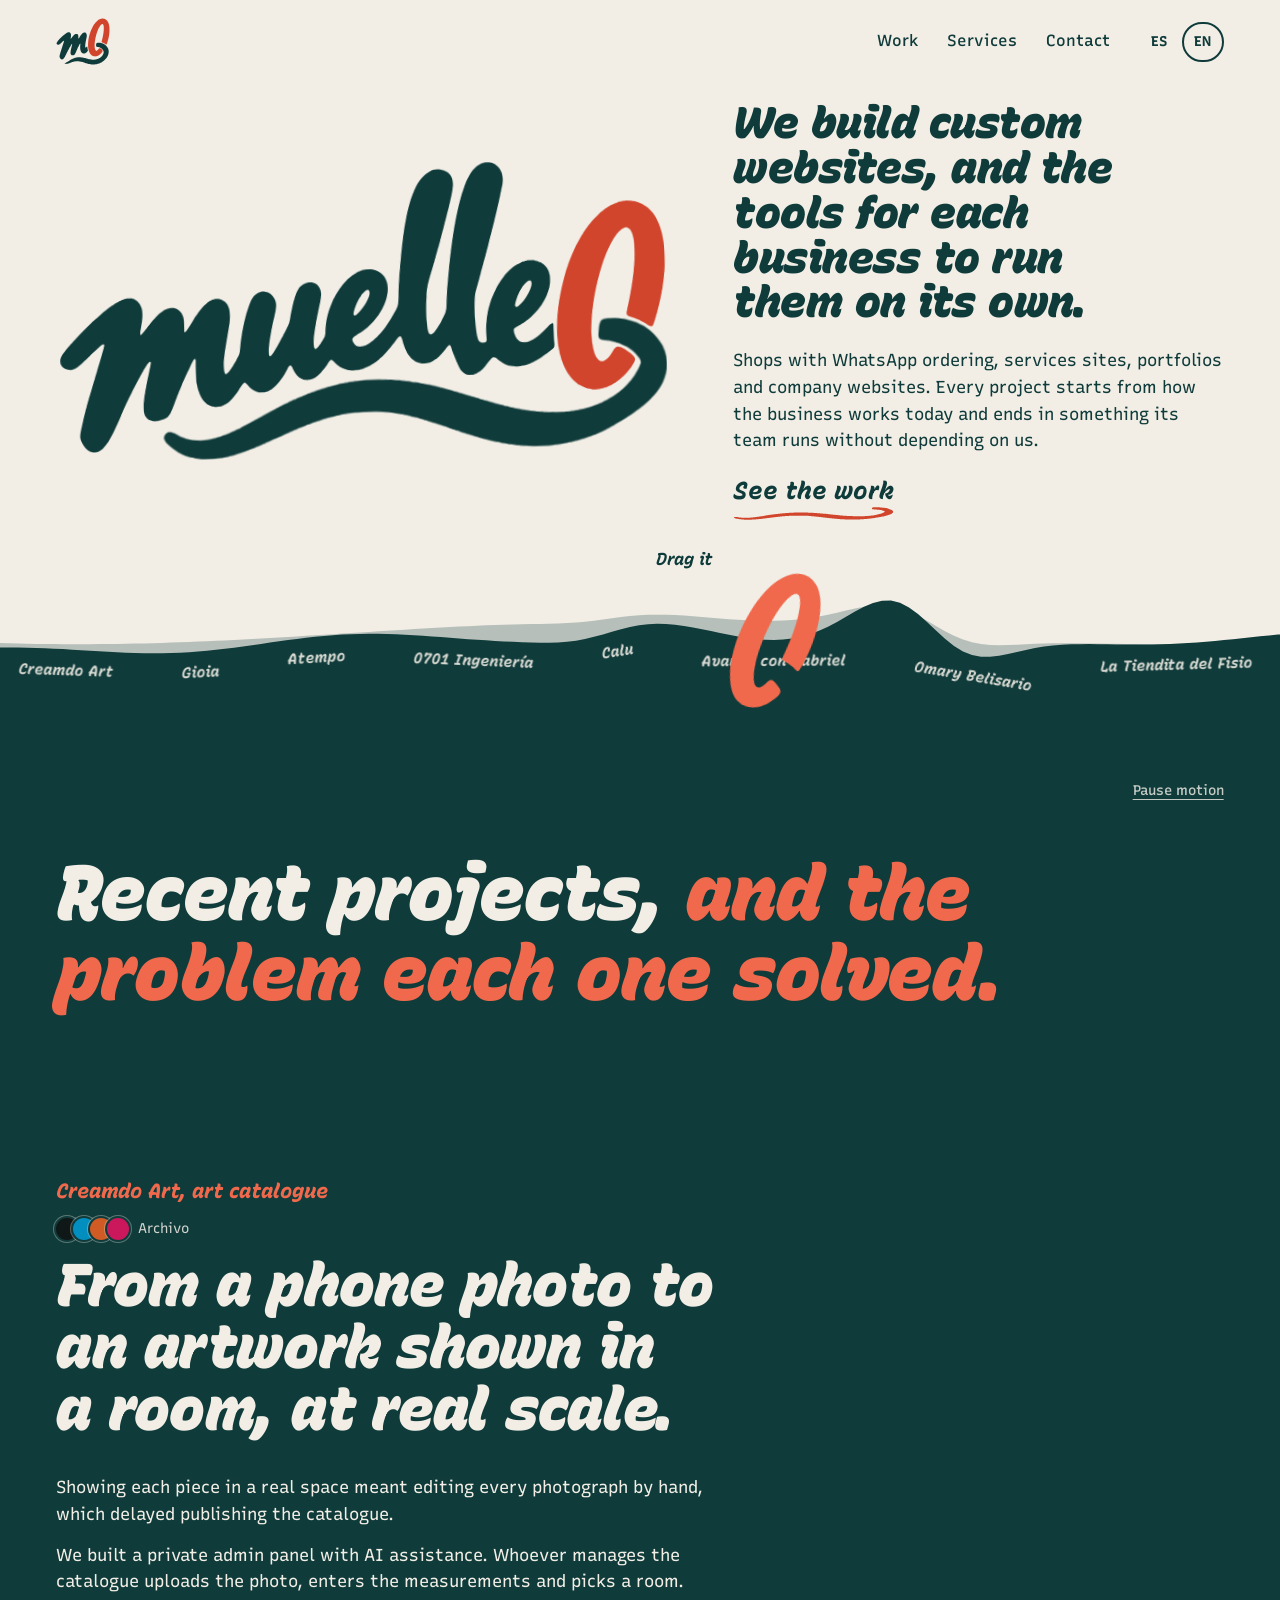
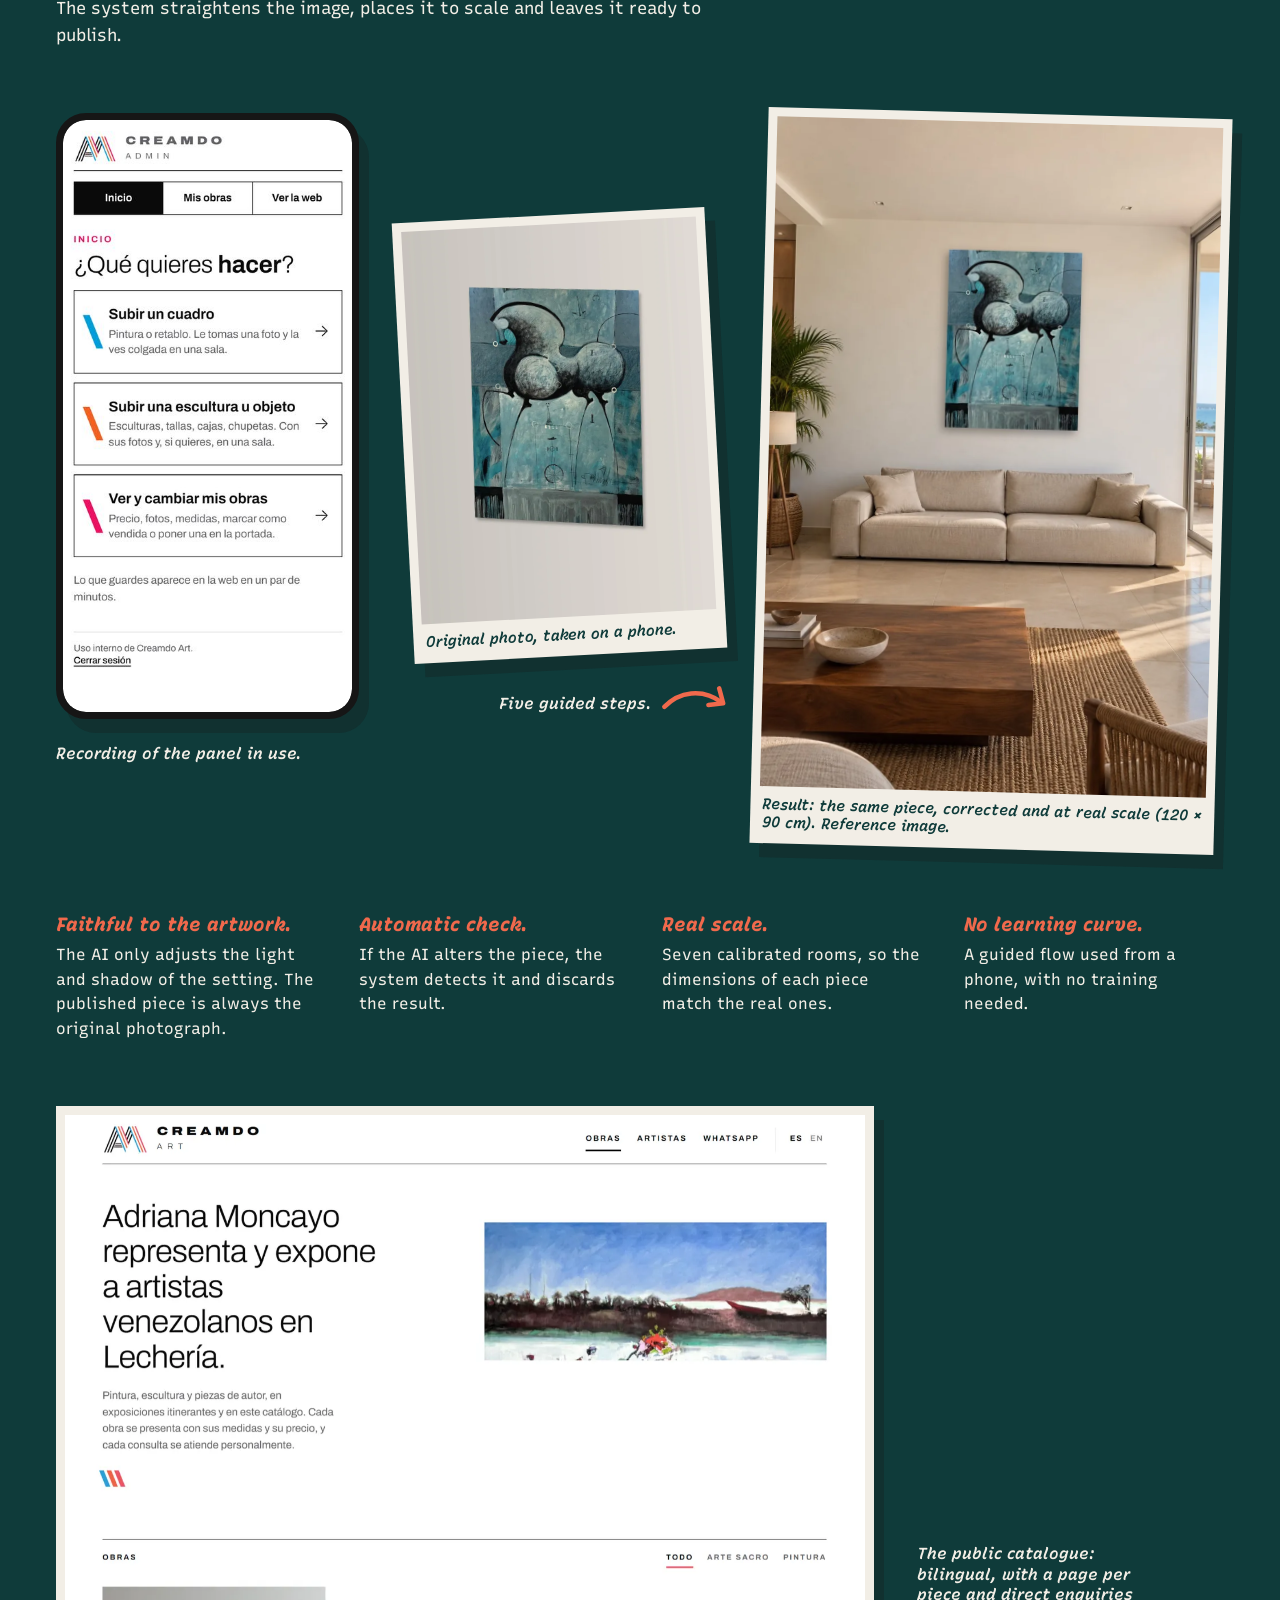
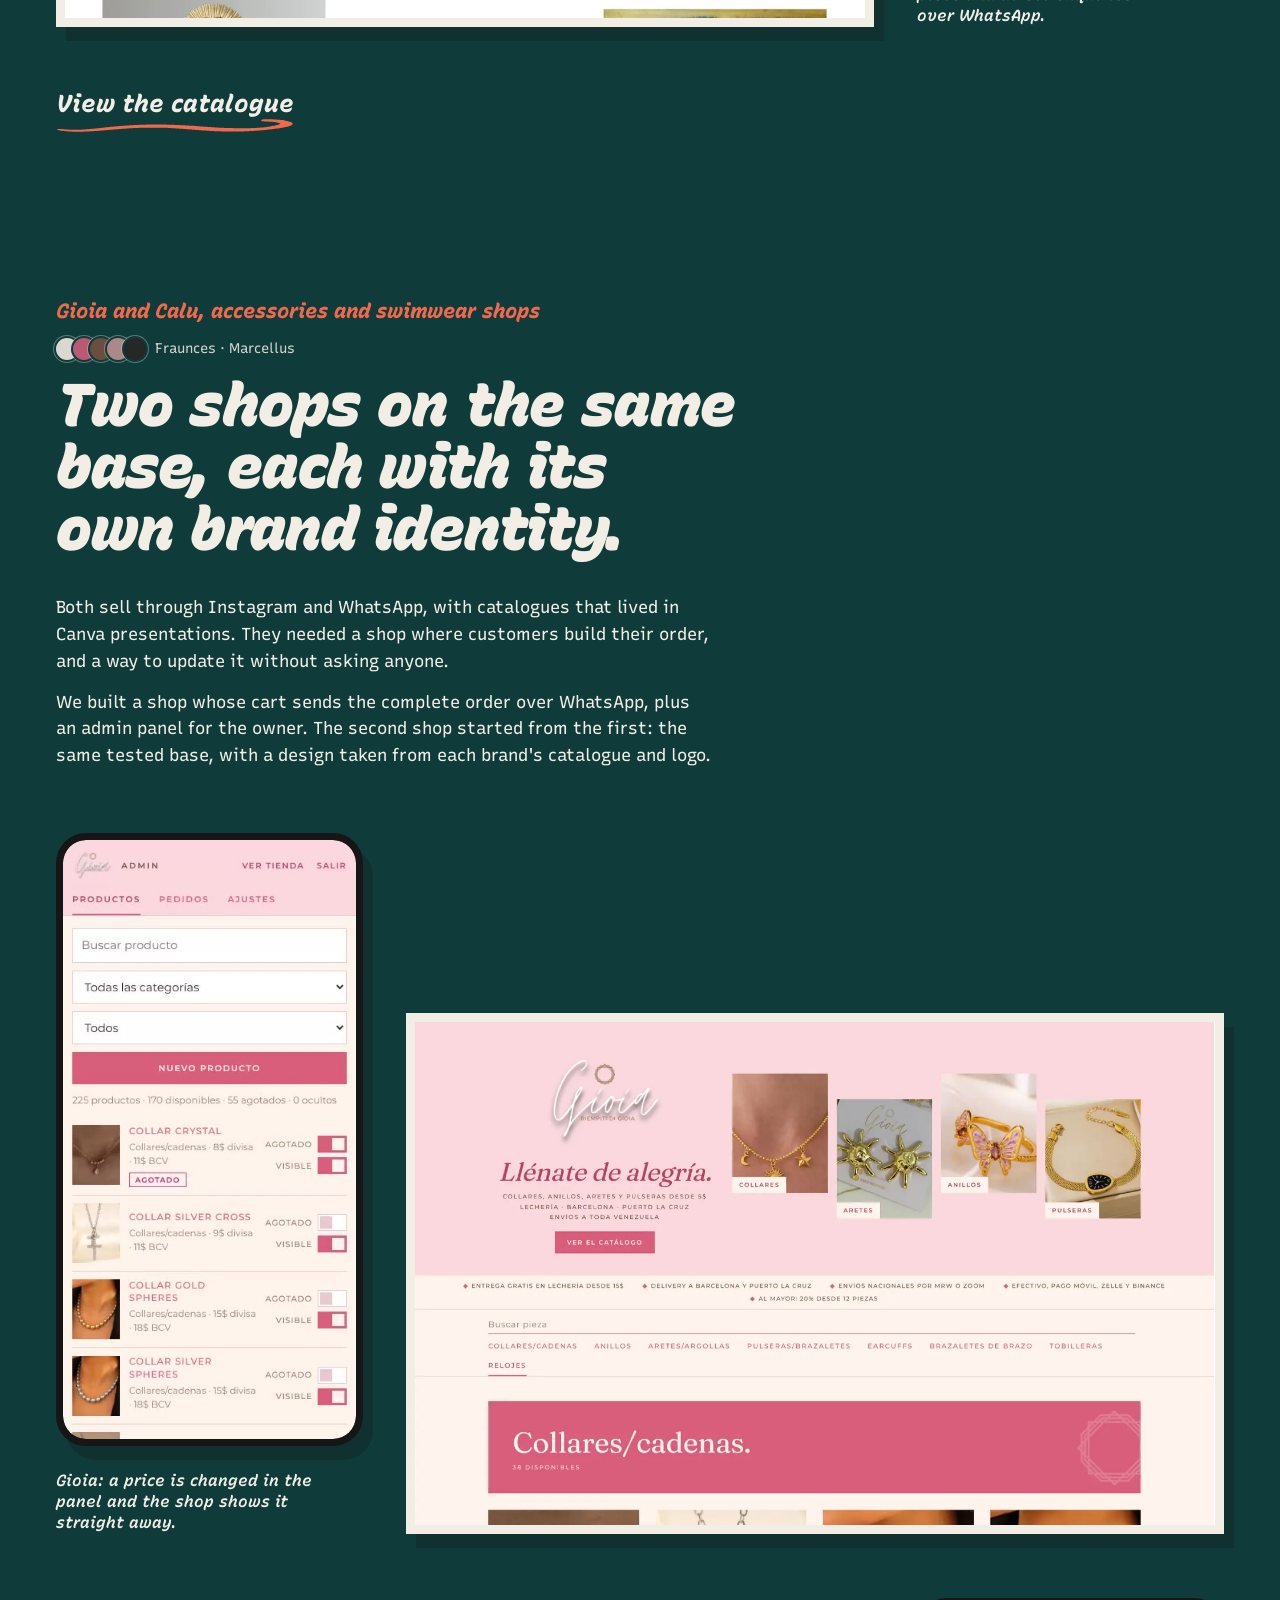
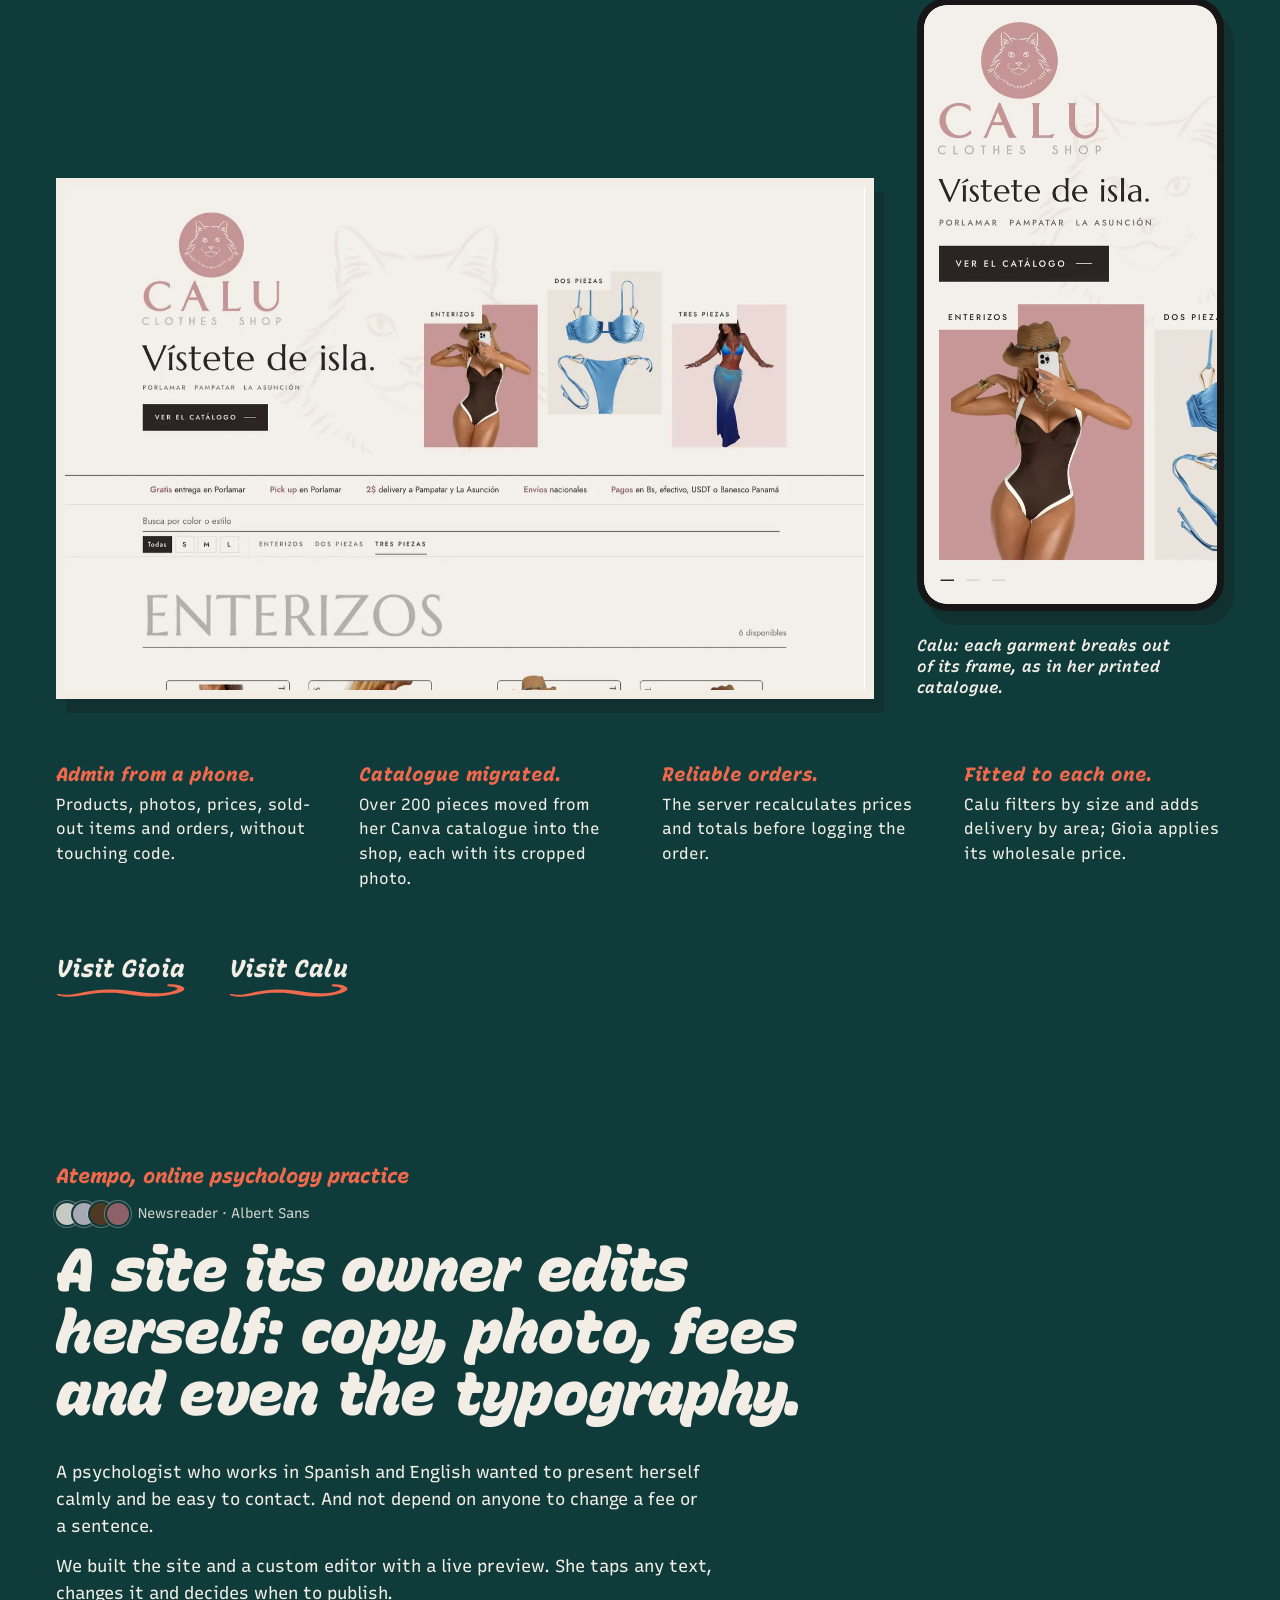
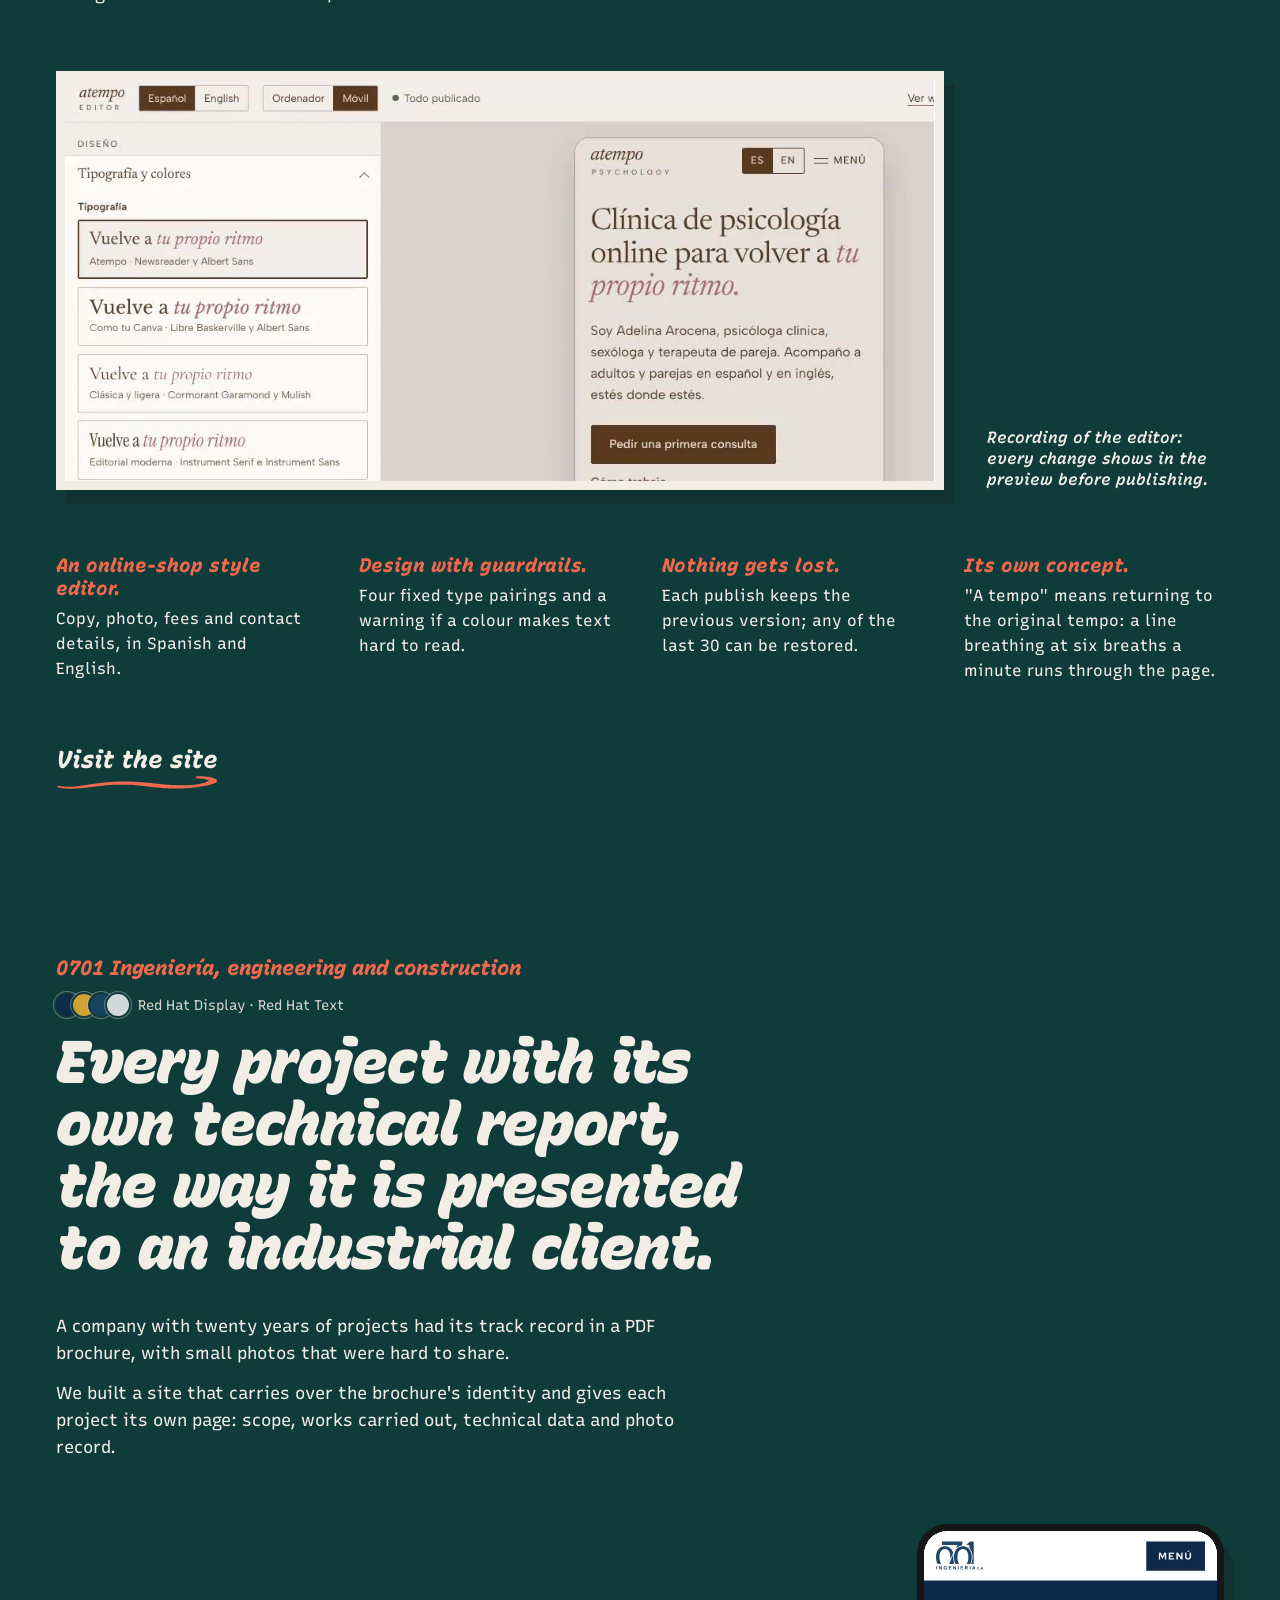
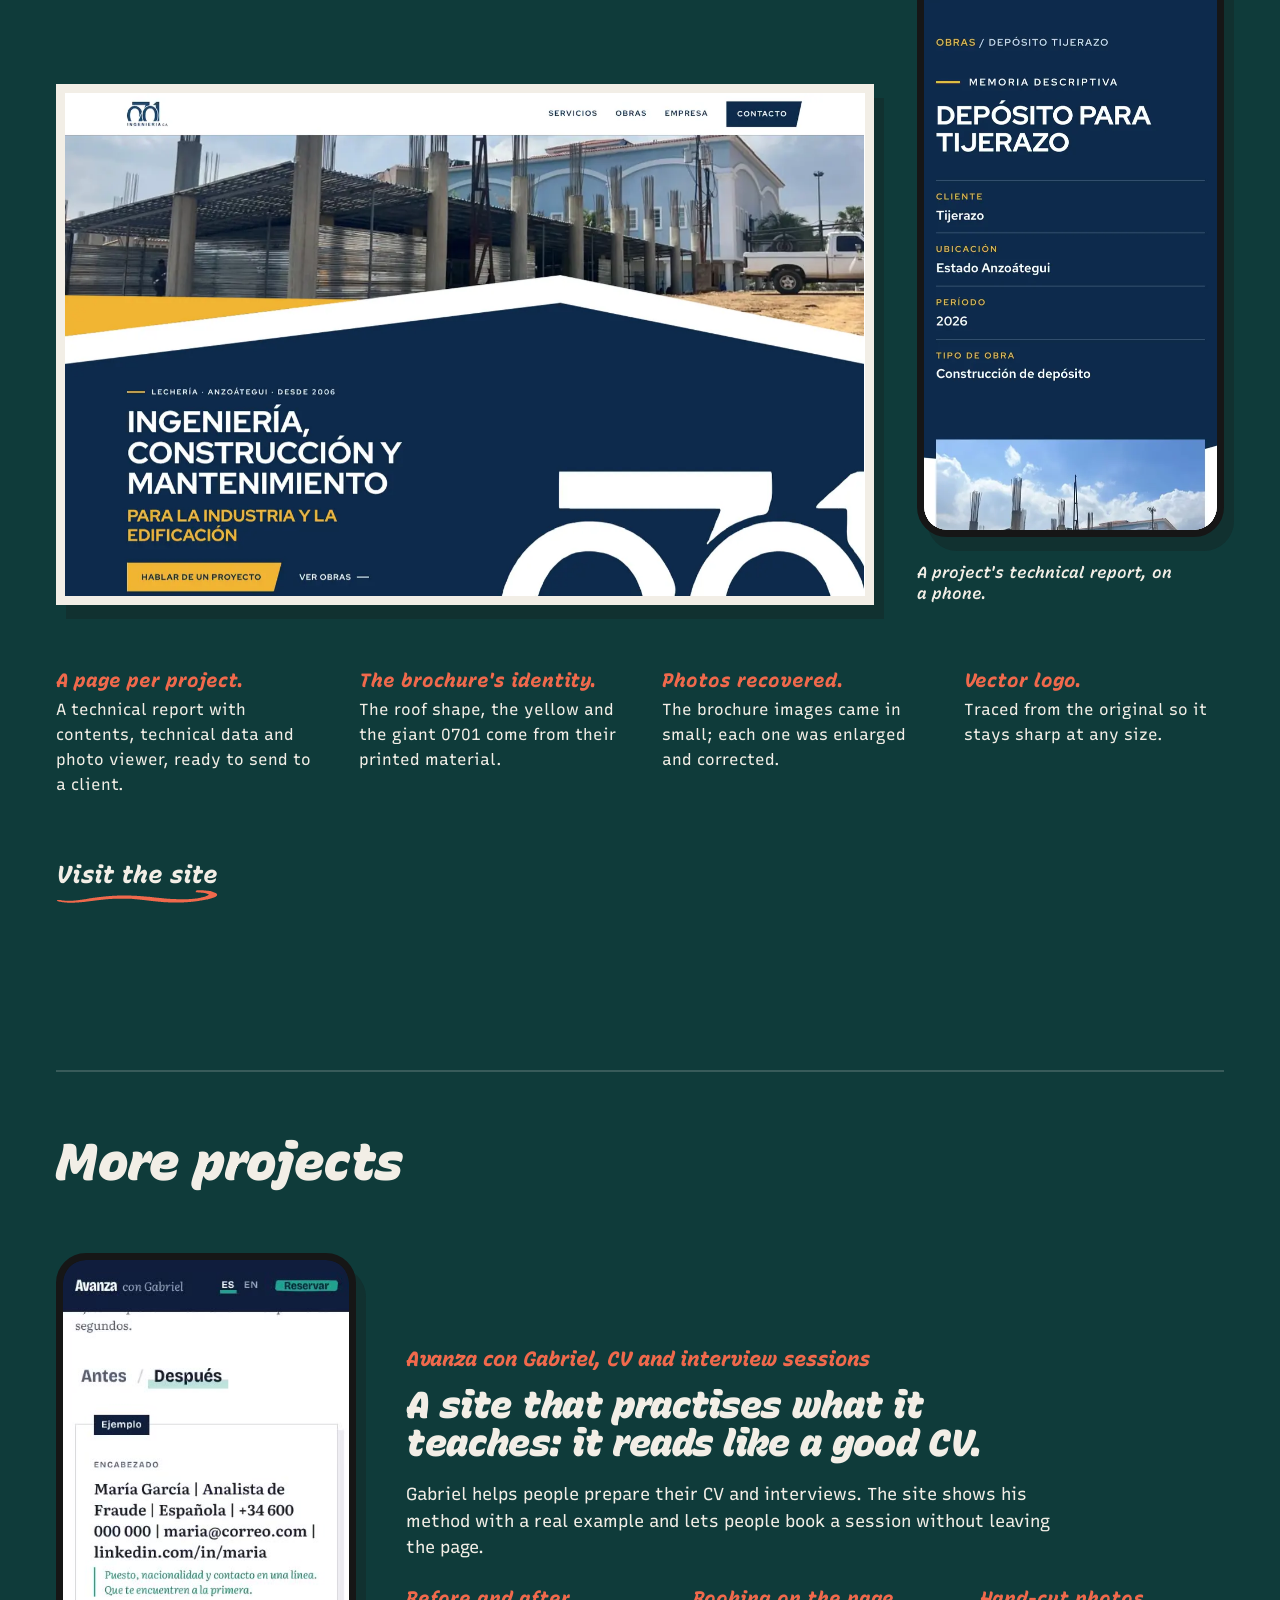
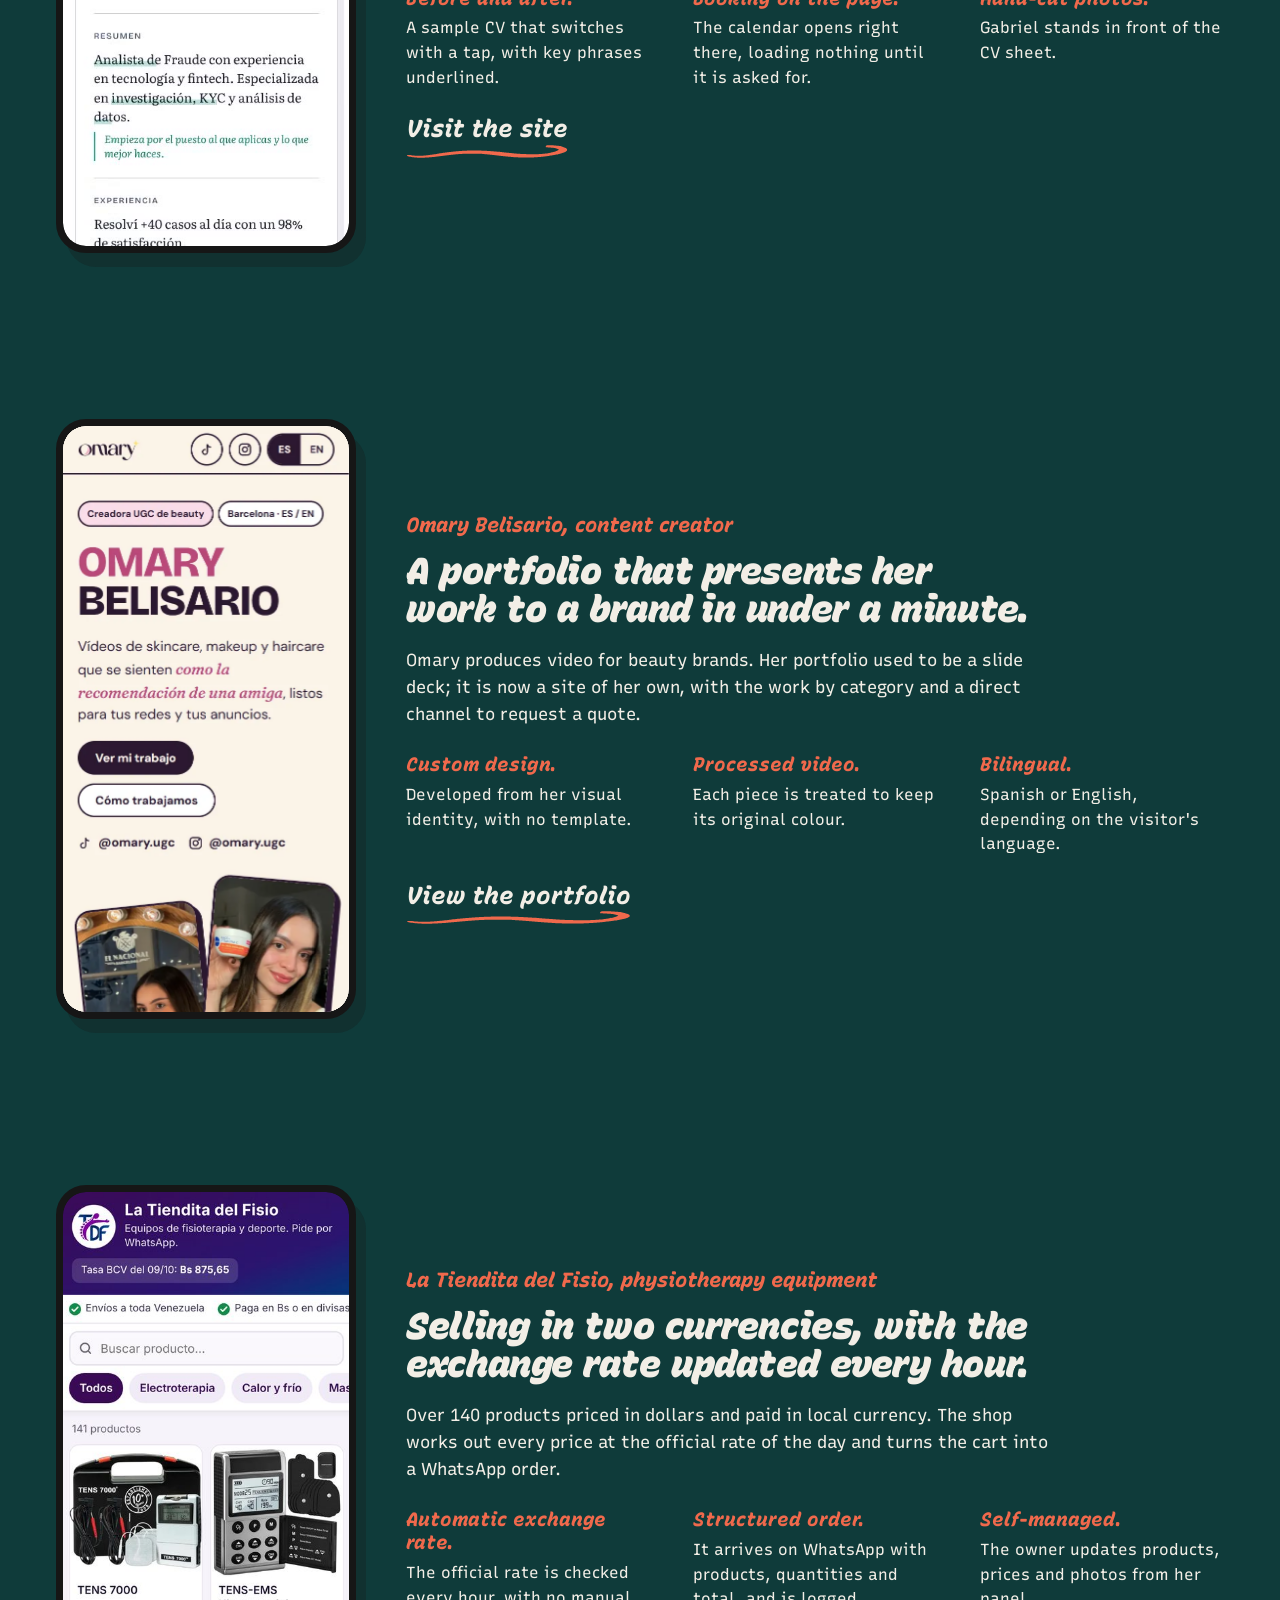
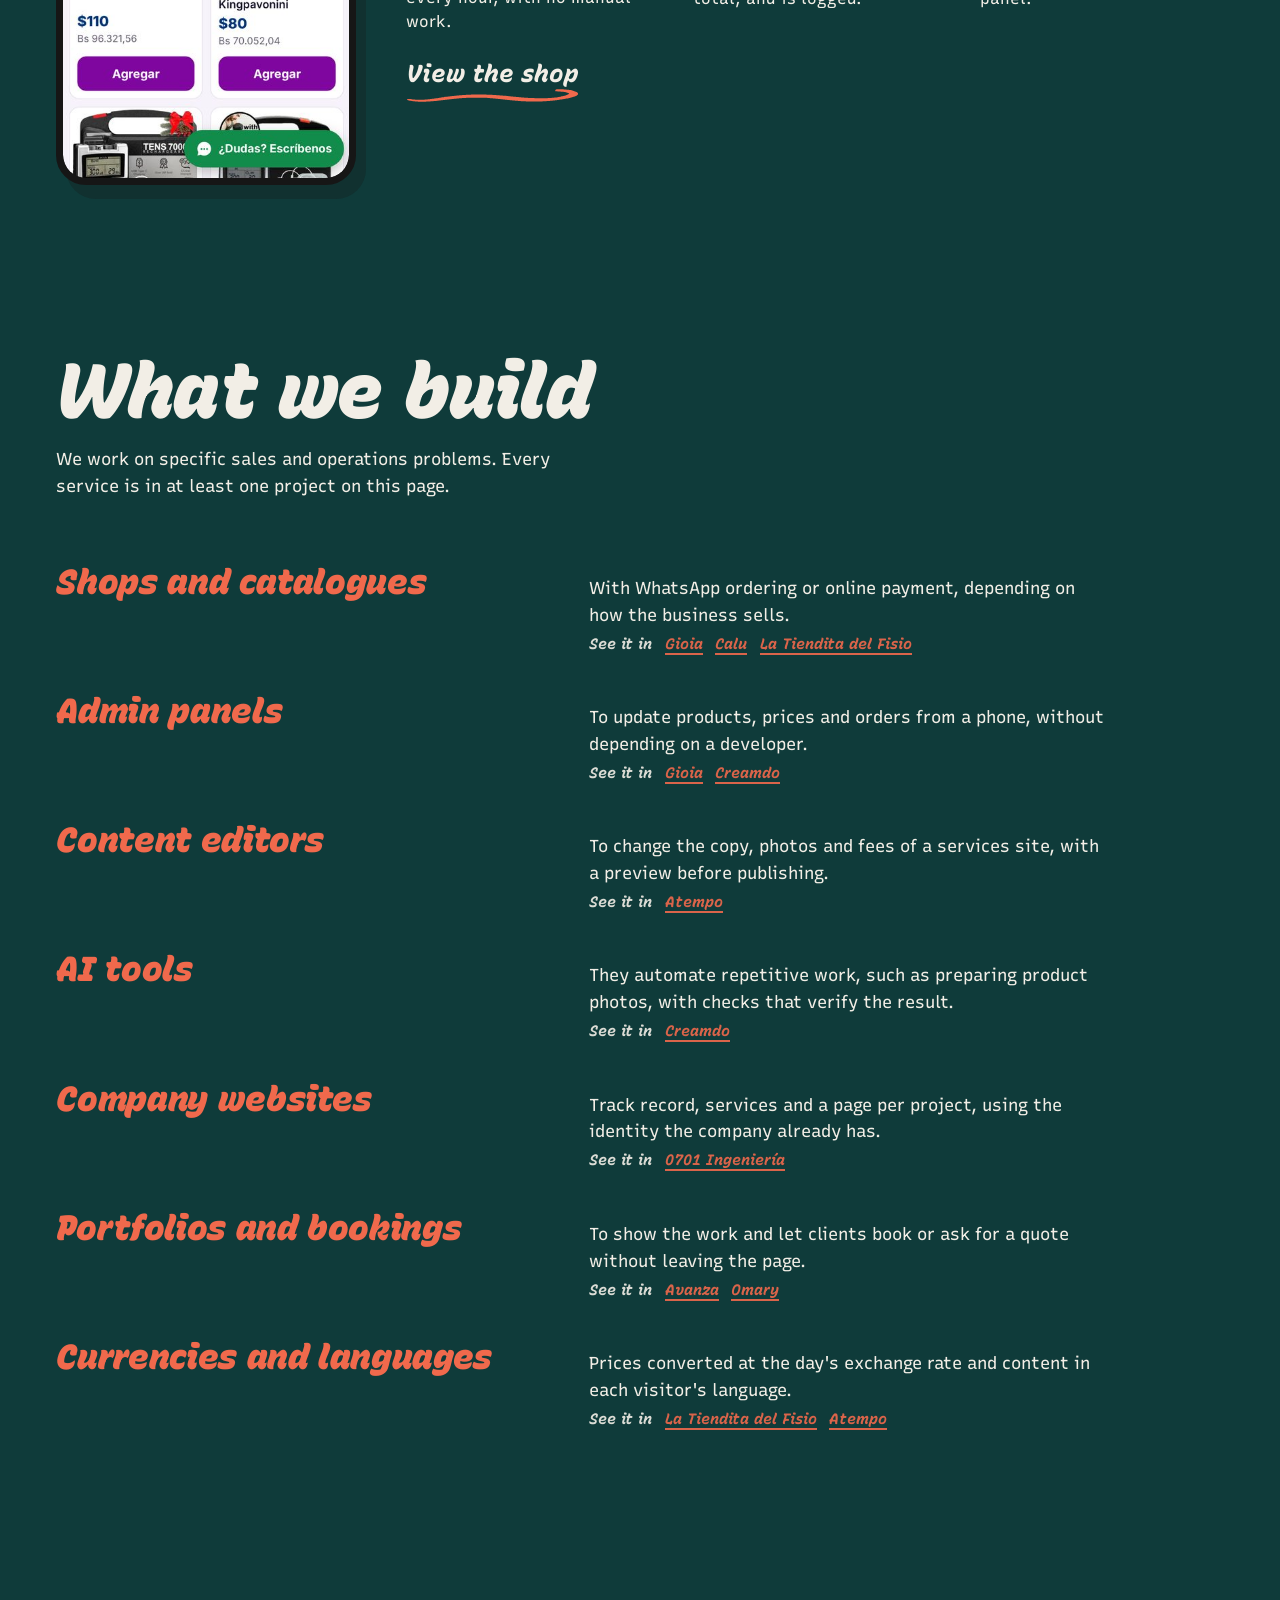
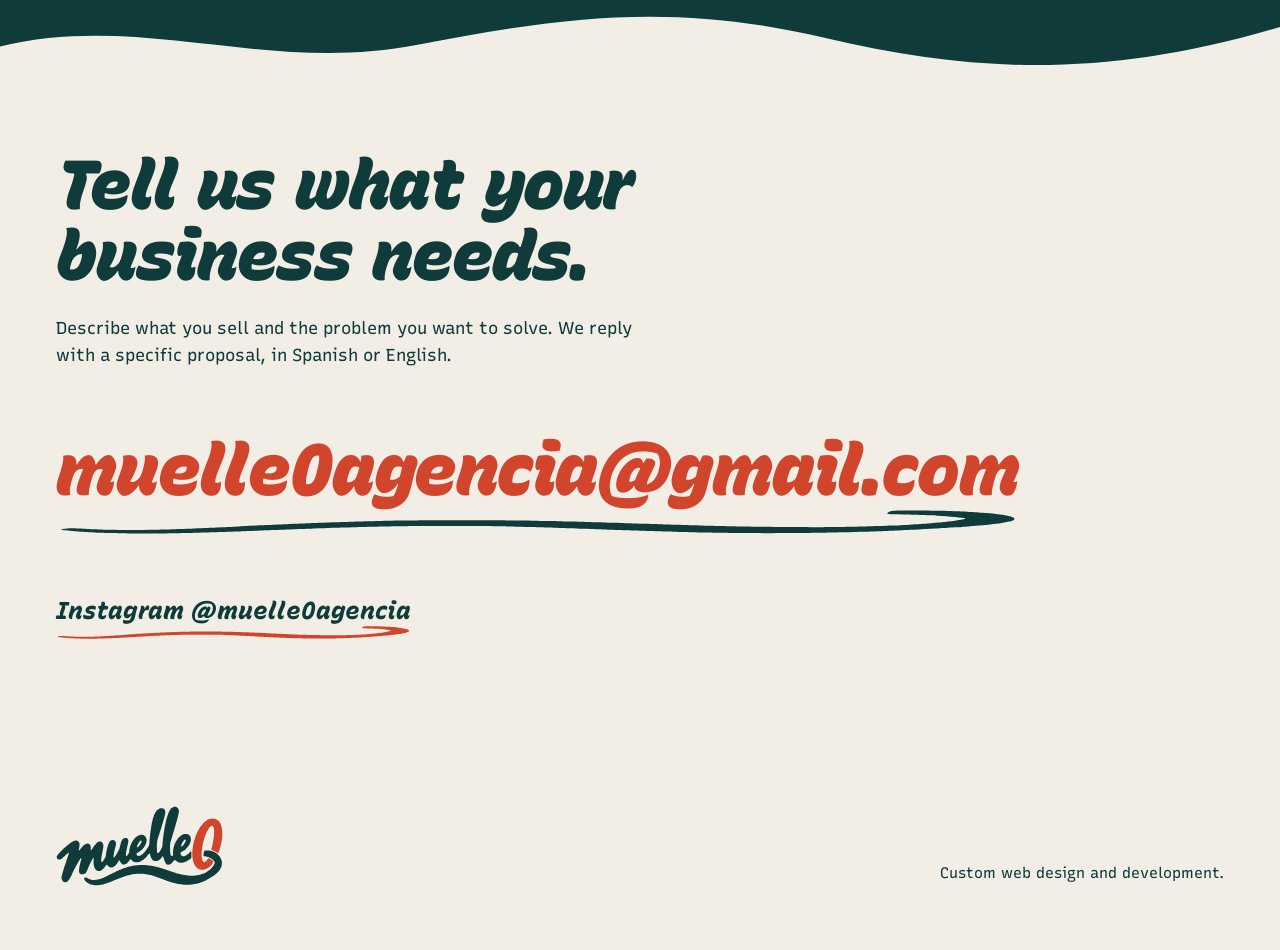
<file: en/index.html>
<!doctype html>
<html lang="en">
<head>
<meta charset="utf-8">
<meta name="viewport" content="width=device-width,initial-scale=1">
<title>muelle0 | Custom web design and development</title>
<meta name="description" content="We build custom websites and the tools for each business to run them on its own: shops with WhatsApp ordering, admin panels and content editors, company websites and AI tools.">
<meta name="theme-color" content="#F2EEE6">
<link rel="icon" href="../marca/favicon.svg" type="image/svg+xml">
<link rel="apple-touch-icon" href="../marca/icono-180.png">
<meta property="og:title" content="muelle0 | Custom web design and development">
<meta property="og:description" content="Custom websites and the tools to run them.">
<meta property="og:image" content="https://muelle0.com/marca/compartir.png">
<meta property="og:type" content="website">
<meta property="og:url" content="https://muelle0.com/en/">
<link rel="canonical" href="https://muelle0.com/en/">
<link rel="alternate" hreflang="es" href="https://muelle0.com/">
<link rel="alternate" hreflang="en" href="https://muelle0.com/en/">
<link rel="alternate" hreflang="x-default" href="https://muelle0.com/">
<meta property="og:locale" content="en_GB">
<meta name="twitter:card" content="summary_large_image">
<script type="application/ld+json">{"@context":"https://schema.org","@type":"ProfessionalService","name":"muelle0","url":"https://muelle0.com/","logo":"https://muelle0.com/marca/icono-180.png","image":"https://muelle0.com/marca/compartir.png","description":"Custom web design and development, plus the tools to run each site: shops, admin panels, content editors, company websites and AI tools.","email":"muelle0agencia@gmail.com","sameAs":["https://www.instagram.com/muelle0agencia/"],"knowsLanguage":["es","en"]}</script>
<link rel="preload" href="../fuentes/recursive-brocha.woff2" as="font" type="font/woff2" crossorigin>
<link rel="stylesheet" href="../estilo.css?v=11">
</head>
<body>
<header class="cielo" id="inicio">
  <div class="barra">
    <a class="marca" href="#inicio" aria-label="muelle0, home"><img src="../marca/mono.svg" width="608" height="531" alt=""></a>
    <a class="sec" href="#trabajos" data-i="nav.trabajos">Work</a>
    <a class="sec opcional" href="#tuyo" data-i="nav.tuyo">Services</a>
    <a class="sec" href="#contacto" data-i="nav.contacto">Contact</a>
    <div class="idioma" role="group" aria-label="Idioma / Language">
      <a href="../" hreflang="es" lang="es" aria-label="Español">ES</a>
      <a href="./" hreflang="en" lang="en" aria-current="true" aria-label="English">EN</a>
    </div>
  </div>
  <div class="portada">
    <p class="logo-grande"><svg viewBox="0 0 1433 684" role="img" aria-labelledby="t-logo"><title id="t-logo">muelle0</title><path class="letras" fill-rule="evenodd" d="M77.7 652.5C77.2 652.4 75.6 652.1 74.0 651.8C66.9 650.7 58.8 644.3 54.7 636.8C54.3 636.1 53.7 635.0 53.4 634.5C50.7 630.1 47.8 623.3 47.3 620.2C46.5 615.1 46.6 612.0 47.8 605.8C48.1 604.5 48.6 602.3 48.9 600.8C49.4 598.2 50.0 595.9 50.8 593.0C51.1 592.2 51.5 590.4 51.8 589.2C52.4 586.7 53.1 584.1 53.8 581.8C54.1 581.1 54.5 579.3 54.8 577.8C55.5 574.9 56.1 572.3 56.8 570.2C57.1 569.4 57.5 567.9 57.8 566.7C58.6 563.6 59.3 561.0 59.9 559.5C60.1 558.8 60.6 557.0 61.0 555.5C61.7 552.7 62.2 551.0 62.7 549.7C63.1 548.8 63.9 545.9 64.3 544.0C64.6 542.9 65.4 540.5 66.0 539.2C66.4 538.2 67.3 534.8 67.3 534.4C67.3 534.1 67.5 533.5 67.8 532.9C68.1 532.3 68.3 531.5 68.4 531.2C68.5 530.8 68.9 529.8 69.2 529.0C69.5 528.2 69.9 526.8 70.2 525.8C70.6 524.2 71.4 521.8 72.0 520.5C72.4 519.4 73.3 516.6 73.5 515.4C73.6 514.8 73.9 514.3 74.0 514.2C74.2 514.0 74.3 513.7 74.3 513.4C74.3 513.1 74.5 512.5 74.8 512.0C75.0 511.5 75.5 510.2 75.8 509.0C76.4 506.9 76.7 506.0 77.8 503.1C78.1 502.4 78.8 500.3 79.4 498.3C80.0 496.4 80.6 494.5 80.8 494.0C81.3 492.9 82.3 489.9 82.3 489.3C82.3 489.1 82.5 488.5 82.8 487.9C83.7 485.7 84.3 484.1 85.5 480.5C86.6 477.0 87.9 473.0 88.7 470.8C88.9 470.3 89.2 469.4 89.3 468.8C89.5 468.3 89.8 467.4 90.0 466.8C90.2 466.3 90.8 464.2 91.5 462.2C92.1 460.2 93.0 457.4 93.5 456.2C93.9 454.9 94.3 453.6 94.3 453.3C94.3 453.1 94.6 452.4 94.8 451.9C95.1 451.4 95.3 450.8 95.3 450.6C95.3 450.4 95.5 449.8 95.8 449.2C96.1 448.6 96.8 446.5 97.5 444.5C99.6 437.9 100.4 435.5 101.2 433.2C101.7 431.9 102.3 429.8 102.7 428.5C103.1 427.2 103.6 425.6 103.9 424.8C104.8 422.4 105.2 421.2 105.8 419.3C106.1 418.3 106.8 415.9 107.4 414.0C108.1 412.1 108.8 409.7 109.0 408.7C109.2 407.7 109.6 406.1 109.9 405.1C110.5 402.8 110.5 402.2 109.6 401.2C108.5 399.8 107.3 400.1 103.2 402.9C100.0 405.0 84.2 418.7 75.5 426.8C74.2 428.1 61.7 439.2 59.8 440.8C58.6 441.9 57.4 442.9 57.3 443.0C57.2 443.1 56.4 443.8 55.5 444.5C54.6 445.2 53.7 446.0 53.5 446.2C52.9 446.8 46.6 451.5 44.8 452.6C39.2 456.1 35.8 457.3 30.8 457.6C21.8 458.1 13.3 454.5 9.6 448.6C6.8 444.2 6.3 442.4 6.3 437.4C6.4 430.2 8.2 426.1 15.3 417.0C17.3 414.4 23.0 407.7 24.1 406.5C24.3 406.3 25.8 404.7 27.3 403.0C33.1 396.6 35.1 394.6 46.8 382.8C58.9 370.8 69.5 360.7 76.2 354.8C77.6 353.6 80.3 351.2 82.2 349.5C84.0 347.9 86.0 346.1 86.5 345.7C87.1 345.2 88.6 343.9 90.0 342.7C92.5 340.5 97.3 336.6 104.5 330.7C112.3 324.4 131.2 310.7 132.2 310.7C132.3 310.7 133.4 310.0 134.6 309.2C137.2 307.6 140.3 305.8 143.2 304.3C144.3 303.8 145.6 303.0 146.2 302.7C146.8 302.3 148.6 301.5 150.2 300.8C151.8 300.1 153.3 299.4 153.5 299.3C153.7 299.2 154.9 298.7 156.2 298.3C157.5 297.9 159.0 297.4 159.6 297.1C160.2 296.9 161.0 296.7 161.4 296.7C161.7 296.7 162.4 296.5 162.7 296.3C165.2 295.0 179.7 295.1 180.5 296.4C180.6 296.5 181.0 296.7 181.3 296.7C183.4 296.7 190.0 301.2 193.0 304.8C195.2 307.3 198.3 312.3 198.3 313.1C198.3 313.4 198.5 313.7 198.6 313.8C198.8 313.9 199.0 314.4 199.1 314.9C199.3 315.4 199.6 316.3 199.8 316.8C202.3 322.3 202.8 335.9 200.9 346.8C200.8 347.9 200.5 349.7 200.3 350.7C200.2 351.7 199.9 353.2 199.7 354.0C199.5 354.8 199.1 356.9 198.8 358.5C198.5 360.2 198.1 362.2 197.9 363.0C194.9 376.0 194.6 381.7 196.8 381.7C198.0 381.7 203.1 376.3 208.1 369.7C210.7 366.4 219.5 355.7 222.0 352.9C222.6 352.1 224.0 350.6 225.0 349.5C226.9 347.4 234.6 339.7 237.9 336.6C240.0 334.6 243.0 332.3 245.2 330.9C245.9 330.4 246.8 329.9 247.0 329.6C247.3 329.3 248.4 328.6 249.5 328.0C250.6 327.4 251.8 326.7 252.2 326.4C252.8 326.0 254.7 325.1 257.0 324.1C257.6 323.8 258.4 323.4 258.8 323.3C259.1 323.1 260.0 322.8 260.8 322.7C261.5 322.5 263.6 322.1 265.3 321.7C278.3 318.9 289.9 325.2 295.3 338.0C298.6 346.0 299.2 351.8 298.5 370.8C298.3 377.1 298.3 377.7 298.8 378.3C299.2 378.7 299.7 379.0 300.0 379.0C300.6 379.0 303.4 376.1 305.3 373.6C306.3 372.3 307.0 371.2 310.9 365.6C311.7 364.4 313.9 361.1 315.8 358.2C317.7 355.2 319.8 352.2 320.3 351.3C320.9 350.5 321.9 349.1 322.4 348.2C323.8 346.0 326.7 341.9 327.0 341.7C327.1 341.6 327.6 340.9 328.1 340.2C328.5 339.4 329.4 338.4 329.8 337.8C330.3 337.3 331.0 336.5 331.3 336.0C332.4 334.3 340.5 324.7 343.5 321.7C346.0 319.0 350.3 315.3 354.6 311.8C355.8 310.8 360.5 307.7 360.8 307.7C360.9 307.7 362.2 307.1 363.8 306.3C365.4 305.6 367.4 304.8 368.2 304.7C369.1 304.5 370.4 304.2 371.2 304.0C373.5 303.4 380.1 303.6 383.1 304.3C389.4 305.8 396.6 310.7 400.0 315.7C402.6 319.6 404.8 325.2 405.4 329.3C406.4 337.0 406.6 344.9 406.0 351.0C405.8 352.7 405.5 355.6 405.3 357.4C405.2 359.1 404.9 361.2 404.7 362.0C404.1 364.6 403.4 368.4 402.8 371.5C402.3 374.7 401.5 378.7 401.0 380.8C400.5 382.7 399.7 386.8 399.3 389.1C399.2 390.1 398.9 391.5 398.7 392.1C398.3 393.6 397.5 397.3 396.8 401.0C396.5 402.7 396.1 405.0 395.8 406.1C395.5 407.1 395.3 408.3 395.3 408.6C395.3 409.0 395.1 410.0 394.9 410.9C394.6 411.8 394.1 414.1 393.8 416.0C393.5 417.9 393.1 420.5 392.8 421.7C391.6 427.5 391.3 429.1 390.9 432.0C390.6 433.7 390.3 435.8 390.2 436.7C390.1 437.5 389.9 438.8 389.7 439.7C388.3 446.5 387.7 455.9 388.0 465.7C388.5 478.3 390.2 481.5 395.0 478.9C397.3 477.6 403.9 469.9 406.5 465.6C406.7 465.3 408.0 463.4 409.4 461.3C410.7 459.2 412.6 456.3 413.5 454.9C414.4 453.4 415.6 451.6 416.2 450.7C416.7 449.8 417.5 448.5 417.9 447.7C418.4 446.8 419.0 445.7 419.3 445.2C419.7 444.6 420.3 443.5 420.7 442.7C421.2 441.8 421.9 440.6 422.4 439.8C423.2 438.5 424.8 434.8 425.8 432.0C426.1 431.2 426.5 428.8 426.8 426.8C427.9 418.6 428.1 417.4 428.3 415.0C428.5 413.6 428.8 411.6 428.9 410.6C429.1 409.7 429.5 407.0 429.8 404.8C430.4 400.9 430.9 397.9 431.8 393.7C432.1 392.5 432.5 390.0 432.8 388.2C433.1 386.3 433.5 384.2 433.7 383.5C433.9 382.8 434.2 381.5 434.3 380.7C434.5 379.8 434.8 378.7 434.9 378.2C435.1 377.6 435.5 375.9 435.8 374.3C436.4 371.6 436.8 369.8 437.8 366.2C438.1 365.2 438.5 363.4 438.8 362.2C439.4 359.5 440.3 356.3 441.8 351.5C442.1 350.6 442.3 349.6 442.3 349.2C442.3 348.8 442.6 348.1 442.8 347.5C443.1 347.0 443.3 346.4 443.3 346.1C443.3 345.8 443.5 345.1 443.8 344.6C444.3 343.3 445.3 339.9 445.3 339.4C445.3 339.1 445.5 338.5 445.8 337.9C446.6 336.0 447.3 334.2 447.9 332.3C448.2 331.3 448.9 329.4 449.4 328.0C450.0 326.6 450.6 325.0 450.8 324.3C451.9 321.4 454.8 314.9 456.0 312.5C456.7 311.0 457.3 309.7 457.3 309.6C457.3 309.4 457.6 308.9 458.0 308.4C458.3 307.9 459.3 306.4 460.1 305.2C466.7 295.0 478.8 289.0 489.8 290.5C499.7 291.8 506.9 297.5 511.7 307.7C513.8 312.0 514.0 312.6 515.0 318.8C515.4 321.0 515.2 325.8 514.7 328.5C514.5 329.4 514.1 331.7 513.8 333.7C513.3 337.0 513.0 338.5 511.8 342.5C511.6 343.4 511.1 345.3 510.8 346.7C510.3 349.3 509.6 351.9 508.8 354.2C508.6 354.9 508.1 356.6 507.8 358.0C507.1 361.0 506.4 363.7 505.8 365.5C505.6 366.2 505.2 368.1 504.8 369.7C504.5 371.2 504.1 373.2 503.8 374.2C503.6 375.1 503.2 376.5 503.0 377.3C502.3 379.9 501.7 383.1 501.3 385.3C501.1 386.4 500.8 387.7 500.7 388.0C500.5 388.3 500.3 389.0 500.3 389.5C500.3 389.9 500.1 391.0 499.9 391.7C499.6 392.5 499.2 394.7 498.9 396.7C498.3 400.2 497.7 403.1 496.8 407.5C496.6 408.8 496.1 411.6 495.8 413.8C495.6 416.0 495.1 419.3 494.8 421.2C494.0 426.6 494.1 438.6 495.0 440.3C496.1 442.5 497.6 442.2 500.8 438.8C503.5 436.1 508.1 429.6 511.5 424.0C512.2 422.8 512.9 421.8 513.0 421.7C513.1 421.6 513.5 421.0 513.8 420.4C514.1 419.8 514.8 418.7 515.3 417.9C515.8 417.1 516.6 415.9 517.0 415.1C517.5 414.3 519.0 411.8 520.4 409.4C524.3 402.8 526.3 399.3 526.3 399.0C526.3 398.9 526.7 398.2 527.3 397.5C527.8 396.8 528.5 395.4 529.0 394.5C529.4 393.6 530.3 391.9 531.0 390.8C531.6 389.7 532.5 388.2 532.8 387.5C533.2 386.8 533.6 385.9 533.9 385.7C534.1 385.4 534.8 384.1 535.5 382.7C536.3 381.4 537.4 379.3 538.0 378.1C538.6 376.8 539.5 375.3 539.9 374.7C542.5 370.5 544.5 365.6 545.3 361.4C545.5 360.6 545.8 359.7 545.9 359.4C546.1 359.1 546.3 358.2 546.5 357.3C546.6 356.5 547.0 354.3 547.3 352.3C547.7 350.4 548.2 348.1 548.3 347.2C548.5 346.4 548.8 345.2 549.0 344.6C549.2 344.0 549.5 342.3 549.8 340.8C550.4 338.1 551.1 335.2 551.9 332.7C552.1 331.8 552.5 330.1 552.8 328.8C553.3 326.6 554.0 324.0 554.7 321.8C555.2 320.4 556.0 317.3 556.3 316.0C556.6 314.9 557.4 312.6 558.0 311.2C558.1 310.8 558.5 309.6 558.8 308.5C559.6 305.8 560.2 304.2 561.8 300.6C562.1 299.9 562.3 299.2 562.3 299.0C562.3 298.3 566.5 290.1 567.9 288.1C574.5 278.4 585.8 272.4 596.8 272.8C599.2 272.8 601.6 273.1 602.2 273.3C602.7 273.5 604.1 274.0 605.3 274.3C609.2 275.6 613.2 278.7 615.7 282.3C617.6 285.1 617.9 285.8 619.7 290.7C620.2 292.3 620.6 294.3 621.0 297.8C621.4 300.7 621.3 301.1 620.3 308.8C620.2 309.9 619.9 311.4 619.7 312.2C619.5 312.9 619.1 314.9 618.8 316.7C618.3 319.7 617.9 321.5 616.8 325.2C616.6 326.1 616.1 328.0 615.8 329.3C615.3 332.0 614.8 334.0 613.9 337.0C613.6 338.0 613.1 340.0 612.8 341.5C612.3 344.1 611.8 346.3 610.8 349.8C610.6 350.8 610.1 352.7 609.8 354.2C609.3 356.9 609.0 357.9 608.1 361.5C607.5 364.2 607.2 365.6 606.5 369.3C606.2 371.1 605.8 372.9 605.7 373.5C605.2 375.3 604.4 379.1 603.8 382.5C603.5 384.3 603.1 386.7 602.9 387.7C602.7 388.7 602.5 390.3 602.3 391.4C602.2 392.4 601.9 394.0 601.7 394.9C599.7 404.0 599.3 422.2 601.0 426.0C602.1 428.3 603.4 428.9 605.3 428.0C606.8 427.2 609.8 424.1 612.8 420.3C613.9 418.9 615.0 417.6 615.3 417.4C615.5 417.1 616.1 416.4 616.5 415.7C617.2 414.7 618.2 413.3 620.0 410.7C626.9 400.6 627.7 398.5 628.3 386.7C628.6 381.3 629.1 377.2 629.8 373.0C630.4 369.9 631.2 365.0 631.5 363.2C631.6 362.4 631.8 361.4 632.0 360.8C632.9 357.7 633.3 355.9 633.8 353.8C634.4 351.5 635.1 349.1 635.8 347.0C636.1 346.4 636.5 344.9 636.8 343.8C637.1 342.7 637.6 341.3 637.8 340.7C638.1 340.0 638.8 338.2 639.3 336.7C641.5 331.0 643.9 325.4 646.4 320.2C647.3 318.3 650.5 312.1 651.0 311.3C651.2 311.1 652.2 309.3 653.3 307.3C654.4 305.4 655.5 303.7 655.6 303.4C655.7 303.2 656.2 302.5 656.7 301.8C657.2 301.1 658.4 299.2 659.5 297.5C661.7 294.0 666.9 287.1 669.6 284.0C670.7 282.8 671.9 281.4 672.3 280.9C673.4 279.5 677.2 275.5 680.3 272.4C684.4 268.3 693.4 261.0 696.5 259.3C697.0 259.0 698.5 258.0 699.8 257.2C701.1 256.4 702.3 255.7 702.4 255.7C702.6 255.7 703.3 255.2 704.1 254.7C704.8 254.1 705.6 253.7 705.7 253.7C705.8 253.7 707.2 253.1 708.8 252.3C711.5 251.1 716.3 249.3 718.5 248.7C719.1 248.5 719.7 248.3 719.9 248.2C720.1 248.1 722.1 247.7 724.4 247.3C729.8 246.5 737.7 246.4 742.7 247.3C746.6 248.0 747.6 248.3 751.8 250.1C752.5 250.4 753.2 250.7 753.3 250.7C753.9 250.7 758.7 253.6 761.2 255.6C768.6 261.3 772.9 268.0 775.6 278.0C776.9 282.8 777.1 284.2 777.3 290.5C777.4 296.8 777.0 301.8 775.8 306.2C775.6 307.1 775.2 309.0 774.8 310.5C774.5 312.0 774.1 313.6 774.0 314.2C773.8 314.7 773.5 315.6 773.3 316.2C772.7 318.4 771.3 322.6 770.9 323.5C770.1 325.1 769.0 327.8 768.7 328.5C767.5 331.6 763.1 339.9 760.8 343.4C760.0 344.6 759.3 345.7 759.3 345.8C759.3 346.0 755.0 352.4 754.7 352.7C754.6 352.8 754.1 353.4 753.6 354.2C753.1 354.9 752.4 355.8 752.1 356.2C751.8 356.5 750.7 357.9 749.7 359.1C744.7 365.6 738.2 372.4 731.2 378.5C729.7 379.8 728.4 381.0 728.2 381.2C727.4 382.0 717.5 389.2 715.4 390.5C715.1 390.7 713.9 391.5 712.7 392.2C711.6 393.0 710.6 393.7 710.5 393.7C710.4 393.7 709.4 394.2 708.3 394.9C707.1 395.6 704.2 397.2 701.8 398.5C690.1 404.6 688.4 408.0 692.8 416.6C695.1 421.2 697.5 423.6 701.8 425.8C705.1 427.4 713.4 427.1 717.0 425.3C717.3 425.2 718.0 425.0 718.7 424.8C720.1 424.5 727.7 420.8 730.5 419.0C741.3 412.2 755.2 399.6 764.7 388.0C767.5 384.6 771.8 379.1 772.3 378.3C772.6 377.9 773.7 376.4 774.7 375.0C777.3 371.2 781.1 365.6 785.0 359.4C786.2 357.5 787.7 355.1 788.3 354.2C788.9 353.3 789.7 351.9 790.1 351.2C790.5 350.4 790.9 349.8 791.0 349.7C791.1 349.6 791.8 348.5 792.5 347.3C793.2 346.1 794.3 344.5 794.8 343.6C800.1 335.9 801.4 329.2 802.3 303.7C802.5 298.4 802.8 293.9 802.9 293.6C802.9 293.3 803.2 290.9 803.3 288.1C803.5 285.4 803.8 281.9 804.0 280.3C804.3 277.7 804.7 273.7 805.3 265.3C805.5 263.3 805.8 260.6 806.0 259.3C807.0 251.6 807.4 249.0 807.8 244.3C808.1 241.5 808.5 238.1 808.7 236.8C808.9 235.6 809.2 233.3 809.3 231.8C809.5 230.3 809.8 228.3 810.0 227.3C810.1 226.3 810.5 223.2 810.8 220.3C811.1 217.5 811.5 214.2 811.7 213.0C811.9 211.8 812.2 209.7 812.3 208.2C812.5 206.8 812.8 204.9 813.0 203.9C813.1 202.9 813.5 200.2 813.8 197.8C814.3 193.6 815.0 189.0 815.7 185.3C816.1 183.2 816.9 178.2 817.3 174.4C817.5 172.9 817.8 171.3 818.0 170.8C818.2 170.3 818.3 169.6 818.3 169.1C818.3 168.6 818.5 167.3 818.8 166.2C819.1 165.1 819.5 162.6 819.8 160.7C820.1 158.7 820.6 156.2 820.8 155.0C821.1 153.8 821.3 152.5 821.3 152.1C821.3 151.8 821.5 150.8 821.8 150.0C822.0 149.2 822.5 147.0 822.8 145.2C823.4 141.9 823.9 139.5 824.7 136.3C824.9 135.5 825.5 132.8 826.0 130.3C827.1 125.5 827.1 125.3 828.5 120.0C829.4 116.1 830.2 113.4 830.7 111.8C830.9 111.3 831.4 109.3 831.9 107.5C832.3 105.7 832.8 103.9 833.0 103.5C833.7 101.8 834.7 98.5 835.4 95.8C835.6 95.1 835.8 94.4 836.0 94.2C836.2 94.0 836.3 93.6 836.3 93.2C836.3 92.9 836.5 92.2 836.8 91.7C837.0 91.2 837.5 90.0 837.8 89.0C838.3 87.3 839.6 84.0 840.9 81.1C841.1 80.5 841.3 79.8 841.3 79.7C841.3 79.5 841.8 78.4 842.3 77.3C842.8 76.1 843.6 74.4 844.0 73.4C844.4 72.4 845.3 70.4 846.0 68.9C846.7 67.4 847.3 66.1 847.3 65.9C847.3 65.8 847.8 65.0 848.3 64.1C848.8 63.2 849.5 61.8 849.8 61.0C850.4 59.7 852.5 55.9 853.6 54.0C856.1 50.1 857.8 47.6 859.9 44.8C860.1 44.6 860.7 43.8 861.3 43.0C865.5 37.5 872.5 30.8 877.5 27.5C880.1 25.7 885.3 22.7 885.6 22.7C886.0 22.7 890.9 20.8 891.7 20.3C893.9 19.2 904.1 18.6 909.0 19.3C912.3 19.8 914.1 20.4 918.8 22.3C931.8 27.6 938.1 37.5 938.1 52.8C938.2 55.2 938.0 58.3 937.8 59.7C937.5 61.0 937.1 64.0 936.8 66.2C936.5 68.4 936.1 70.9 935.8 71.7C935.5 72.6 935.3 73.6 935.3 74.0C935.3 74.3 935.1 75.2 934.9 75.9C934.6 76.6 934.2 78.4 933.8 80.0C933.5 81.6 933.1 83.4 932.9 84.2C931.9 87.4 931.3 89.3 930.8 91.8C930.3 94.5 929.7 96.9 928.8 99.5C928.6 100.2 928.1 102.2 927.7 103.8C927.3 105.5 926.6 107.9 926.2 109.2C925.8 110.5 925.2 112.5 924.9 113.7C924.0 117.1 923.3 119.4 922.8 120.7C922.6 121.3 922.1 122.8 921.8 124.0C921.2 126.2 920.7 128.2 920.0 130.3C919.5 132.0 918.6 135.0 918.3 136.3C918.1 137.4 917.9 138.0 916.8 141.0C916.6 141.6 916.2 143.1 915.8 144.3C915.5 145.5 914.9 147.9 914.3 149.7C913.8 151.4 913.1 153.7 912.8 154.8C911.8 158.5 911.3 160.5 910.8 161.7C910.3 163.1 909.5 166.1 909.2 167.6C909.0 168.2 908.8 168.7 908.6 168.8C908.5 169.0 908.3 169.3 908.3 169.7C908.3 170.0 908.1 170.8 907.9 171.4C907.6 172.0 907.1 173.5 906.8 174.7C906.2 177.2 905.1 180.6 904.7 181.5C904.5 181.9 904.1 183.5 903.7 185.2C902.9 188.2 902.2 190.6 901.7 191.8C901.3 192.8 900.3 196.2 900.3 196.6C900.3 196.9 900.1 197.5 899.9 198.1C899.2 199.7 898.7 201.2 897.9 203.8C897.6 205.1 896.9 207.2 896.4 208.5C896.0 209.8 895.4 211.6 895.2 212.5C894.6 214.6 893.1 219.3 892.7 220.2C892.4 221.0 891.5 224.1 891.2 225.6C891.0 226.2 890.8 226.7 890.6 226.8C890.5 227.0 890.3 227.4 890.3 227.8C890.3 228.2 890.1 228.8 889.8 229.2C889.6 229.5 889.3 230.1 889.3 230.3C889.3 231.1 887.0 238.5 886.6 238.8C886.5 239.0 886.3 239.4 886.3 239.7C886.3 240.1 884.8 245.0 883.7 248.2C883.5 248.7 882.8 250.8 882.2 252.7C881.5 254.7 880.9 256.6 880.7 256.9C880.3 257.7 879.3 260.8 879.3 261.3C879.3 261.6 879.1 262.2 878.9 262.8C878.3 264.1 877.1 267.6 876.5 269.8C876.1 271.4 875.7 272.5 874.8 275.0C874.6 275.6 874.2 277.1 873.8 278.3C873.5 279.5 873.1 280.9 873.0 281.5C871.9 284.5 870.3 290.7 870.3 291.6C870.3 292.0 870.1 293.0 869.9 293.9C868.5 298.6 867.3 307.9 867.3 313.9C867.3 315.3 867.1 318.3 866.8 320.5C865.4 332.0 864.8 362.2 865.7 372.2C865.9 374.2 866.2 378.0 866.3 380.7C867.2 394.4 868.6 400.3 871.4 402.8C873.1 404.2 876.2 404.1 878.3 402.5C880.8 400.8 881.2 400.4 883.6 397.7C887.7 393.0 890.1 389.7 895.3 381.3C896.1 380.1 896.8 378.9 897.0 378.7C897.6 377.7 900.6 372.5 901.6 370.5C902.2 369.4 903.0 368.0 903.4 367.3C905.0 364.6 909.4 355.7 910.2 353.5C912.2 347.9 913.3 342.2 913.3 336.5C913.4 334.7 913.5 331.5 913.7 329.5C913.9 327.5 914.1 323.5 914.3 320.7C914.5 317.8 914.8 314.3 915.0 312.8C915.2 311.4 915.5 307.2 915.8 303.5C916.1 299.8 916.5 295.6 916.7 294.2C916.9 292.7 917.2 290.3 917.3 288.8C917.5 287.4 917.8 285.3 918.0 284.2C918.2 283.1 918.5 279.8 918.8 276.8C919.1 273.9 919.6 270.1 919.9 268.3C920.1 266.6 920.3 264.8 920.3 264.3C920.3 263.9 920.5 262.2 920.8 260.7C921.4 257.1 922.3 249.8 922.3 248.3C922.3 247.7 922.6 245.8 922.8 244.2C924.0 237.3 924.3 235.3 924.8 231.0C925.1 228.5 925.6 225.4 925.9 224.0C926.1 222.6 926.3 221.1 926.3 220.7C926.3 220.3 926.5 218.9 926.8 217.7C927.1 216.5 927.5 213.7 927.8 211.5C928.1 209.3 928.5 206.6 928.7 205.5C928.9 204.4 929.1 203.1 929.2 202.5C929.3 202.0 929.6 200.4 929.8 199.0C930.1 197.6 930.5 195.0 930.8 193.2C931.7 187.5 932.4 183.9 932.7 182.5C933.1 180.9 933.9 176.4 934.3 173.3C934.5 172.1 934.8 170.7 935.0 170.2C935.2 169.7 935.3 168.9 935.3 168.4C935.3 167.9 935.5 166.8 935.8 166.0C936.1 165.2 936.5 162.9 936.8 161.0C937.4 157.5 938.1 154.2 938.8 151.2C939.1 150.2 939.5 148.2 939.8 146.7C940.5 143.2 940.9 141.4 941.5 138.8C942.3 135.9 943.0 132.7 943.3 130.7C943.5 129.8 943.8 128.5 944.0 127.9C944.7 125.3 945.3 123.0 945.9 120.7C946.5 117.8 947.2 115.0 947.8 113.2C948.1 112.4 948.5 110.6 948.8 109.2C949.2 107.7 949.8 105.2 950.3 103.7C950.8 102.1 951.5 99.9 951.8 98.7C952.6 95.5 953.4 93.0 953.8 91.8C954.4 90.5 955.3 87.2 955.3 86.7C955.3 86.5 955.5 85.8 955.8 85.2C956.3 83.9 956.8 82.5 957.7 79.7C958.5 77.2 959.2 75.3 959.8 73.8C960.1 73.3 960.6 71.9 961.0 70.7C961.8 68.1 962.4 66.4 962.9 65.5C963.1 65.1 963.6 63.9 964.0 62.7C964.4 61.5 965.1 59.8 965.5 58.8C965.9 57.9 966.6 56.3 967.0 55.3C967.8 53.4 970.1 48.3 970.7 47.2C970.9 46.8 971.9 45.0 972.9 43.0C976.1 36.8 980.3 30.1 982.9 26.8C986.9 21.9 989.2 19.6 993.7 15.8C997.1 13.0 1005.7 8.3 1009.0 7.6C1009.6 7.5 1010.9 7.2 1011.8 7.0C1014.8 6.2 1024.7 6.4 1027.8 7.3C1031.1 8.2 1032.7 8.7 1033.3 9.1C1033.5 9.3 1034.3 9.8 1035.1 10.1C1038.1 11.6 1041.5 14.3 1044.2 17.2C1048.2 21.4 1049.4 23.6 1052.8 31.8C1053.0 32.4 1053.5 34.3 1053.8 36.0C1055.4 46.0 1055.4 48.8 1053.8 58.5C1053.3 61.3 1053.1 62.4 1051.8 66.8C1050.9 70.4 1050.3 72.7 1050.3 73.3C1050.3 73.6 1050.1 74.7 1049.8 75.7C1048.6 79.8 1048.3 81.0 1047.8 83.5C1047.2 86.4 1046.5 89.0 1045.8 91.2C1045.6 91.9 1045.2 93.8 1044.8 95.3C1044.2 98.3 1043.6 100.9 1042.8 103.2C1042.6 103.9 1042.2 105.5 1041.9 106.8C1041.3 109.3 1040.6 111.9 1039.8 114.2C1039.6 114.9 1039.2 116.5 1038.9 117.8C1038.3 120.3 1037.5 123.0 1036.8 125.2C1036.6 125.9 1036.1 127.6 1035.8 129.0C1035.5 130.4 1035.1 132.1 1034.8 132.8C1034.6 133.6 1034.3 134.7 1034.2 135.2C1034.0 135.8 1033.8 136.4 1033.6 136.5C1033.5 136.6 1033.3 137.0 1033.3 137.4C1033.3 137.8 1033.1 138.9 1032.8 140.0C1032.5 141.0 1032.1 142.7 1031.8 143.7C1031.5 144.7 1031.1 146.1 1030.8 146.8C1030.6 147.6 1030.2 149.1 1029.9 150.3C1029.6 151.5 1029.1 153.2 1028.8 154.0C1028.6 154.9 1028.3 155.7 1028.3 155.9C1028.3 156.1 1028.2 156.7 1027.9 157.2C1027.7 157.7 1027.1 159.7 1026.6 161.7C1025.5 165.9 1025.2 166.9 1024.7 168.2C1024.5 168.7 1024.1 170.1 1023.8 171.2C1023.0 174.4 1022.3 176.7 1021.8 178.0C1021.6 178.6 1021.1 180.1 1020.8 181.3C1020.5 182.5 1019.8 184.8 1019.3 186.3C1018.8 187.9 1018.2 190.2 1017.9 191.5C1017.3 193.9 1016.6 196.5 1015.8 198.8C1015.6 199.6 1015.2 201.1 1014.9 202.3C1014.5 203.5 1014.1 205.0 1014.0 205.5C1013.8 206.1 1013.5 207.1 1013.3 207.8C1013.1 208.5 1012.9 209.3 1012.7 209.6C1012.5 209.9 1012.1 211.1 1011.8 212.3C1011.0 215.6 1010.3 218.1 1009.9 219.0C1009.6 219.8 1009.3 221.0 1008.3 224.8C1008.1 225.6 1007.8 226.3 1007.6 226.5C1007.5 226.7 1007.3 227.1 1007.3 227.4C1007.3 227.8 1007.1 228.5 1006.9 228.9C1006.4 229.9 1005.3 233.3 1005.3 234.0C1005.3 234.2 1005.1 234.9 1004.9 235.4C1004.0 237.5 1003.1 240.6 1002.3 243.8C1002.1 244.5 1001.9 245.3 1001.7 245.6C1001.3 246.3 1000.8 247.9 1000.0 250.7C998.5 255.6 997.9 257.5 997.7 257.8C997.5 258.1 996.6 261.6 995.3 266.4C995.1 267.1 994.9 267.9 994.7 268.3C994.5 268.6 994.1 269.8 993.8 271.0C993.5 272.2 992.8 274.9 992.1 277.0C991.5 279.1 990.8 281.3 990.6 281.8C990.4 282.8 989.9 284.1 988.1 289.5C987.7 290.8 987.3 292.0 987.3 292.3C987.3 292.5 987.1 293.2 986.9 293.8C986.6 294.4 986.3 295.1 986.2 295.5C986.1 295.9 985.7 297.1 985.3 298.2C985.0 299.3 984.5 300.8 984.3 301.7C984.1 302.5 983.9 303.4 983.8 303.7C982.8 305.8 980.9 314.2 980.5 317.7C980.4 318.3 980.1 320.8 979.8 323.2C978.7 332.8 978.0 361.9 978.7 370.2C978.9 372.6 979.2 377.4 979.3 381.0C979.9 392.8 981.8 410.2 982.9 413.6C983.1 414.5 983.3 415.4 983.3 415.8C983.3 417.3 985.0 421.7 986.1 423.4C988.4 426.8 994.8 428.6 999.7 427.1C1002.0 426.5 1002.5 425.9 1003.6 423.7C1004.4 421.9 1004.4 421.8 1004.2 415.7C1003.6 401.1 1003.8 391.0 1004.8 383.2C1005.1 381.2 1005.5 377.8 1005.8 375.6C1006.1 373.5 1006.3 371.4 1006.3 370.9C1006.3 370.3 1006.6 368.9 1006.8 367.5C1008.0 362.0 1008.3 360.7 1008.8 357.7C1009.2 355.9 1009.6 353.9 1009.9 353.2C1010.1 352.4 1010.3 351.6 1010.3 351.3C1010.3 350.9 1010.5 350.2 1010.8 349.6C1011.1 349.0 1011.5 347.5 1011.8 346.3C1012.5 343.8 1013.6 340.5 1014.0 339.5C1014.1 339.1 1014.6 337.7 1015.0 336.3C1015.4 335.0 1015.9 333.6 1016.0 333.3C1016.2 333.1 1016.8 331.6 1017.3 330.0C1018.5 326.9 1018.9 326.0 1020.0 323.6C1020.3 322.8 1020.7 322.0 1020.7 321.9C1020.7 321.0 1030.7 301.0 1031.7 299.7C1032.0 299.4 1032.5 298.5 1033.0 297.7C1033.4 296.8 1034.2 295.6 1034.7 294.8C1035.2 294.1 1036.5 292.2 1037.5 290.5C1040.2 286.4 1045.8 279.0 1049.7 274.3C1057.7 264.8 1070.0 254.0 1077.3 250.0C1077.9 249.6 1078.9 249.0 1079.5 248.7C1080.9 247.8 1088.9 243.9 1090.7 243.2C1091.5 242.9 1092.4 242.5 1092.7 242.3C1093.2 242.1 1096.0 241.3 1101.3 240.0C1102.2 239.8 1103.4 239.4 1104.2 239.2C1105.0 239.0 1108.1 238.8 1112.2 238.8C1118.7 238.8 1120.3 239.0 1124.6 240.2C1129.2 241.4 1130.4 241.8 1133.2 243.2C1134.9 244.0 1136.4 244.7 1136.5 244.7C1137.7 244.7 1145.1 250.8 1147.7 254.0C1149.5 256.1 1151.6 259.3 1152.3 260.9C1152.5 261.4 1153.0 262.5 1153.5 263.4C1154.7 266.2 1155.2 267.7 1155.8 270.5C1156.1 272.0 1156.6 273.7 1156.7 274.3C1157.4 276.5 1157.5 289.9 1156.9 293.2C1156.6 294.8 1156.1 297.5 1155.8 299.2C1155.2 302.4 1154.5 305.2 1153.8 307.0C1153.6 307.6 1153.0 309.3 1152.6 310.7C1152.2 312.0 1151.8 313.4 1151.7 313.7C1151.1 314.8 1150.4 316.6 1149.8 318.0C1149.5 318.8 1148.6 320.9 1147.8 322.6C1147.0 324.2 1146.3 325.7 1146.3 325.8C1146.3 325.9 1145.9 326.6 1145.4 327.4C1144.9 328.2 1144.1 329.7 1143.5 330.8C1142.9 331.9 1142.0 333.5 1141.4 334.4C1140.8 335.2 1140.3 336.0 1140.3 336.1C1140.3 336.3 1139.1 338.3 1138.7 338.7C1138.4 338.9 1137.7 340.1 1137.4 340.7C1137.0 341.6 1131.2 349.1 1128.0 353.0C1123.6 358.2 1116.2 365.6 1109.8 371.1C1105.5 374.8 1093.2 383.5 1089.8 385.2C1089.1 385.5 1088.1 386.1 1087.7 386.4C1086.8 387.0 1084.4 388.3 1079.3 390.9C1073.7 393.9 1072.7 394.5 1071.0 395.9C1068.5 398.1 1068.2 398.8 1068.4 402.5C1068.6 405.7 1069.2 408.4 1070.3 411.3C1070.7 412.3 1071.2 413.6 1071.3 414.2C1072.5 418.7 1077.4 425.2 1081.2 427.2C1081.9 427.5 1082.7 428.0 1083.0 428.2C1084.7 429.5 1086.8 429.8 1092.5 429.8C1098.2 429.8 1098.2 429.8 1102.0 428.6C1105.5 427.4 1112.3 424.3 1114.8 422.6C1115.4 422.3 1116.1 421.9 1116.3 421.8C1117.4 421.3 1125.4 415.9 1127.1 414.5C1128.1 413.8 1129.3 412.8 1129.9 412.4C1133.2 410.1 1141.8 402.2 1149.1 394.9C1154.6 389.3 1156.8 387.7 1158.9 387.7C1161.7 387.7 1161.5 386.2 1161.5 408.3C1161.5 420.8 1161.7 429.0 1161.9 431.0C1162.5 435.7 1162.4 440.9 1161.7 442.5C1160.7 445.0 1156.7 448.8 1151.1 452.6C1150.2 453.2 1148.5 454.4 1147.3 455.2C1146.1 456.0 1143.5 457.8 1141.5 459.1C1139.5 460.4 1136.8 462.2 1135.6 463.1C1134.3 464.0 1133.2 464.7 1133.2 464.7C1133.1 464.7 1131.9 465.5 1130.4 466.4C1129.0 467.4 1126.8 468.8 1125.5 469.5C1124.2 470.2 1122.3 471.3 1121.2 471.9C1118.1 473.6 1109.5 477.7 1109.0 477.7C1108.8 477.7 1108.1 477.9 1107.4 478.2C1106.7 478.5 1105.6 479.0 1105.0 479.3C1104.4 479.5 1103.6 479.9 1103.3 480.0C1102.9 480.2 1102.1 480.5 1101.4 480.6C1100.7 480.8 1099.4 481.2 1098.5 481.5C1091.9 483.5 1091.5 483.6 1086.0 484.3C1084.4 484.5 1082.6 484.9 1082.0 485.1C1081.4 485.2 1077.7 485.5 1073.9 485.6C1066.9 485.8 1065.4 485.6 1058.8 484.3C1057.9 484.1 1056.6 483.8 1055.8 483.7C1055.1 483.5 1053.7 483.1 1052.7 482.7C1051.7 482.3 1050.5 481.8 1050.0 481.7C1045.6 480.3 1036.2 474.5 1032.2 470.8C1031.6 470.2 1030.0 468.8 1028.5 467.5C1027.0 466.3 1025.4 464.9 1024.9 464.5C1022.3 462.2 1018.3 461.7 1015.8 463.4C1014.3 464.4 1009.6 469.4 1004.5 475.5C1002.7 477.7 1001.1 479.6 1000.9 479.7C1000.8 479.8 1000.3 480.4 999.9 480.9C998.8 482.4 993.9 487.8 992.2 489.3C991.5 490.0 990.6 490.8 990.1 491.3C986.7 494.4 977.0 499.7 973.0 500.6C972.5 500.7 972.0 500.9 971.7 501.1C971.0 501.7 963.0 502.1 959.6 501.8C950.3 500.8 941.4 492.6 937.0 481.2C936.4 479.6 935.7 478.1 935.0 476.6C934.8 476.3 934.4 475.1 934.0 473.9C933.6 472.8 933.1 471.7 933.0 471.5C932.7 471.2 932.3 470.0 931.0 466.3C930.6 465.1 930.1 463.7 929.8 463.2C929.6 462.6 929.2 461.8 929.0 461.3C928.8 460.9 928.3 459.4 927.9 458.0C927.1 455.7 926.7 454.5 926.0 452.8C925.8 452.5 925.3 451.0 924.9 449.5C924.0 446.7 923.5 445.2 922.8 443.5C922.6 442.9 922.2 441.3 921.8 439.8C921.5 438.4 921.0 436.7 920.8 436.1C920.5 435.5 920.3 434.9 920.3 434.7C920.3 434.5 919.9 433.6 919.4 432.7C917.8 429.4 916.3 429.6 912.7 433.3C911.3 434.7 909.3 437.1 908.2 438.5C906.0 441.4 905.9 441.5 902.1 445.8C898.6 449.8 894.3 454.1 892.0 456.0C891.0 456.8 889.7 458.0 889.0 458.5C888.4 459.1 887.1 460.1 886.2 460.7C885.3 461.3 884.4 462.0 884.2 462.1C883.3 462.8 879.0 465.4 877.8 466.0C873.9 467.8 872.0 468.6 870.0 469.2C868.8 469.5 867.2 469.9 866.3 470.2C861.5 471.6 851.1 471.5 846.6 470.0C846.0 469.8 844.4 469.4 843.0 469.0C835.2 466.7 825.9 458.9 820.6 450.2C818.8 447.2 817.6 445.1 816.8 443.5C816.3 442.4 815.6 440.8 815.2 439.8C814.8 438.9 814.2 437.5 813.8 436.7C813.5 435.8 813.1 434.9 812.9 434.5C812.5 433.7 810.3 427.0 810.3 426.4C810.3 426.2 810.1 425.5 809.9 424.9C809.3 423.6 808.6 421.0 807.9 417.5C807.3 414.8 806.5 411.7 806.0 410.5C805.8 410.1 805.5 409.3 805.2 408.6C803.4 404.0 800.1 405.0 794.4 412.0C793.5 413.2 791.4 415.8 789.8 417.8C788.2 419.8 786.4 422.0 785.8 422.7C785.1 423.4 784.2 424.4 783.7 425.1C778.3 432.1 769.2 442.0 761.7 449.0C761.0 449.7 756.4 453.6 754.6 455.0C753.8 455.7 752.5 456.8 751.7 457.5C749.4 459.4 744.5 463.0 741.8 464.7C737.2 467.7 736.4 468.2 735.7 468.5C735.4 468.7 734.1 469.4 732.7 470.2C731.4 471.0 730.2 471.7 730.0 471.7C729.9 471.7 728.4 472.3 726.7 473.2C725.1 474.0 723.6 474.7 723.5 474.7C723.4 474.7 722.4 475.1 721.2 475.6C718.2 477.0 715.0 478.2 712.7 478.7C712.0 478.8 710.5 479.3 709.2 479.6C700.4 482.2 683.5 482.4 676.2 480.1C663.3 476.0 654.0 469.8 645.3 459.4C642.1 455.6 639.4 454.7 636.8 456.8C635.6 457.7 632.6 461.3 630.8 464.2C630.5 464.7 629.8 465.7 629.3 466.4C628.8 467.0 627.4 468.8 626.1 470.5C624.9 472.1 623.8 473.6 623.7 473.7C623.6 473.8 623.1 474.3 622.7 474.8C619.8 478.6 610.5 488.3 607.4 490.7C605.2 492.4 603.4 493.7 603.1 493.7C603.0 493.7 602.5 494.0 601.9 494.5C601.3 494.9 599.6 495.8 598.2 496.5C596.7 497.2 595.3 497.9 595.0 498.0C594.5 498.2 591.9 498.9 587.1 500.0C585.2 500.4 578.3 500.4 576.5 500.0C572.0 498.8 570.9 498.4 568.3 497.1C560.4 492.9 553.9 485.1 549.8 474.7C549.2 473.2 548.9 472.5 547.1 468.3C544.6 462.7 541.4 463.7 537.2 471.4C536.1 473.4 535.3 474.8 534.1 476.8C533.9 477.2 533.1 478.6 532.3 479.8C522.2 496.5 509.4 511.3 499.3 518.0C498.9 518.3 498.3 518.7 497.9 519.0C497.5 519.3 496.5 519.9 495.7 520.3C494.8 520.7 493.6 521.4 493.0 521.7C492.4 522.1 491.5 522.5 491.0 522.7C490.5 522.8 489.3 523.3 488.3 523.7C487.3 524.1 486.0 524.5 485.3 524.7C484.7 524.8 483.5 525.1 482.7 525.3C480.7 525.8 469.9 525.9 468.2 525.4C465.0 524.5 464.4 524.3 463.0 523.8C454.8 520.8 448.3 515.6 441.4 506.3C437.0 500.5 435.1 500.0 431.4 503.8C429.7 505.6 427.1 508.8 426.2 510.4C426.0 510.7 425.0 512.1 424.0 513.6C423.0 515.0 421.8 516.8 421.2 517.7C411.8 531.6 399.5 544.3 390.4 549.7C388.0 551.1 385.4 552.4 384.7 552.7C384.2 552.8 383.0 553.3 382.0 553.7C377.0 555.6 375.6 555.8 368.0 555.8C360.3 555.8 360.6 555.8 355.0 553.7C354.0 553.3 352.9 552.9 352.5 552.7C352.1 552.6 351.0 552.0 349.9 551.4C348.8 550.7 347.6 550.0 347.1 549.7C346.3 549.3 339.6 542.7 338.5 541.3C336.0 538.1 335.2 536.9 331.7 530.1C331.5 529.8 331.1 528.8 330.8 528.0C330.5 527.2 329.9 525.8 329.5 524.8C329.1 523.9 328.4 522.0 328.0 520.5C327.6 519.0 327.1 517.5 326.9 517.0C326.7 516.5 326.5 515.6 326.3 515.0C326.2 514.4 325.9 513.2 325.7 512.5C325.4 511.2 325.0 509.2 323.9 503.1C323.6 501.7 323.2 499.6 323.0 498.5C322.4 495.9 322.1 458.9 322.6 451.7C323.3 441.5 322.1 439.5 318.3 444.0C317.3 445.2 316.2 446.9 315.7 447.7C315.3 448.5 314.7 449.6 314.3 450.2C314.0 450.7 313.1 452.4 312.3 453.8C311.6 455.3 310.4 457.5 309.8 458.7C305.4 466.8 289.0 499.4 289.0 500.1C289.0 500.3 288.5 501.4 287.9 502.8C287.3 504.1 286.2 506.5 285.5 508.2C284.8 509.8 284.1 511.4 283.9 511.6C283.6 512.0 281.1 517.4 280.0 520.2C279.6 521.1 278.9 522.6 278.5 523.5C278.1 524.4 277.4 526.0 277.0 527.0C276.6 528.0 275.8 529.9 275.2 531.2C274.6 532.4 273.8 534.2 273.5 535.1C273.2 536.0 272.6 537.6 272.1 538.6C270.6 542.0 270.3 542.7 270.3 543.0C270.3 543.2 269.9 544.3 269.4 545.4C268.9 546.6 268.2 548.2 267.8 549.0C267.5 549.8 266.8 551.4 266.3 552.5C265.8 553.6 265.1 555.1 264.8 555.8C264.0 557.9 260.0 565.7 259.3 566.8C259.0 567.4 258.6 568.1 258.4 568.3C258.0 569.4 254.4 573.9 253.1 575.1C249.4 578.4 241.2 581.5 231.8 583.2C230.0 583.5 228.1 583.9 227.5 584.0C226.2 584.5 219.5 584.4 217.9 584.0C213.3 582.8 212.3 582.4 210.4 581.4C209.2 580.8 207.9 580.1 207.5 579.9C206.2 579.2 203.6 576.5 202.2 574.3C199.7 570.6 198.9 568.3 197.8 562.3C197.2 558.7 197.3 545.0 197.9 541.2C198.1 540.1 198.5 537.1 198.9 534.5C199.2 531.9 199.6 529.0 199.7 528.0C199.9 527.0 200.2 525.4 200.3 524.4C200.5 523.5 200.8 522.2 200.9 521.6C201.1 521.0 201.5 519.0 201.8 517.2C202.4 513.9 203.0 510.7 203.8 507.5C204.5 504.9 205.3 500.9 205.3 500.3C205.3 500.0 205.6 498.9 205.9 498.0C207.0 493.9 207.3 492.7 207.8 490.2C208.4 487.4 209.1 484.7 209.8 481.8C210.1 480.9 210.6 479.0 210.8 477.7C211.4 475.3 211.8 473.6 212.8 469.8C213.1 468.9 213.5 467.0 213.8 465.5C214.1 464.0 214.6 462.1 214.8 461.2C216.2 456.0 217.1 452.1 217.5 448.9C218.1 444.5 216.0 443.7 212.5 447.0C210.9 448.5 206.0 455.1 204.5 457.6C204.3 457.9 203.6 459.1 202.8 460.2C202.1 461.3 201.3 462.4 201.2 462.7C200.9 463.2 200.5 463.9 199.2 465.9C198.7 466.7 198.3 467.5 198.3 467.6C198.3 467.8 198.1 468.2 197.9 468.4C197.5 468.9 195.3 472.2 195.3 472.5C195.3 472.6 194.9 473.3 194.4 474.1C193.8 474.9 193.1 476.0 192.8 476.7C192.4 477.3 191.7 478.5 191.2 479.3C190.7 480.0 190.0 481.3 189.6 482.1C189.2 482.9 188.8 483.6 188.7 483.7C188.4 483.9 187.7 485.0 187.4 485.7C187.3 485.9 186.4 487.6 185.3 489.3C184.3 491.1 183.4 492.7 183.2 493.0C183.1 493.3 182.7 493.9 182.4 494.5C182.0 495.1 181.3 496.2 180.9 497.0C180.4 497.8 179.8 499.0 179.4 499.7C179.0 500.3 178.3 501.5 177.9 502.3C177.5 503.2 176.8 504.4 176.3 505.2C175.9 505.9 175.1 507.2 174.7 508.0C174.3 508.8 173.7 509.9 173.3 510.5C173.0 511.1 172.2 512.5 171.6 513.7C171.0 514.9 169.8 517.0 169.0 518.5C167.6 521.2 165.9 524.3 162.7 530.5C158.0 539.4 146.0 563.8 143.3 569.8C143.1 570.2 142.9 570.7 142.7 571.0C142.5 571.3 142.1 572.1 141.8 572.8C141.1 574.6 138.5 580.1 137.4 582.0C137.0 582.8 136.4 584.1 136.1 584.7C134.7 588.2 123.5 609.8 122.0 612.0C121.8 612.3 121.4 613.1 121.0 613.8C120.1 615.5 116.7 621.1 114.0 625.3C108.3 634.1 99.6 644.0 94.5 647.4C91.6 649.3 86.7 651.7 85.6 651.7C85.2 651.7 84.3 651.8 83.7 652.0C82.2 652.4 78.7 652.6 77.7 652.5ZM701.2 352.5C708.1 348.3 720.5 333.7 726.8 322.3C727.2 321.5 727.9 320.3 728.3 319.7C728.7 319.0 729.1 318.2 729.3 317.7C729.5 317.3 730.2 315.7 730.9 314.2C731.6 312.7 732.5 310.7 732.8 309.7C733.1 308.7 733.7 307.2 733.9 306.3C734.3 305.4 734.5 303.6 734.5 301.5C734.5 295.7 732.2 293.5 727.7 295.3C724.3 296.7 714.3 306.1 714.3 307.9C714.3 308.1 714.1 308.4 713.9 308.6C713.4 308.8 709.9 313.9 708.8 316.0C708.4 316.6 707.7 317.8 707.2 318.6C705.7 321.0 700.4 331.9 699.6 334.3C699.3 335.2 698.7 336.7 698.3 337.7C697.1 340.3 695.3 347.5 695.3 349.5C695.3 350.8 696.1 353.0 696.8 353.4C697.7 354.0 699.4 353.6 701.2 352.5ZM1078.7 346.0C1079.5 345.7 1080.5 345.1 1080.8 344.7C1081.2 344.4 1081.8 344.0 1082.1 343.8C1083.7 342.9 1091.2 335.6 1093.8 332.5C1100.9 323.9 1108.9 310.7 1111.1 303.9C1111.4 303.1 1111.8 302.1 1112.0 301.8C1113.4 298.9 1114.2 293.4 1113.7 290.7C1112.6 285.7 1109.0 284.8 1103.8 288.1C1100.7 290.2 1094.4 296.5 1092.4 299.6C1092.1 300.1 1091.7 300.7 1091.4 300.9C1090.9 301.5 1087.5 306.6 1086.7 308.2C1086.3 308.9 1085.7 309.9 1085.3 310.5C1084.7 311.5 1081.3 318.4 1080.6 320.0C1079.7 322.3 1079.4 322.9 1078.7 324.3C1078.4 325.2 1077.8 326.5 1077.5 327.3C1077.3 328.2 1076.7 329.7 1076.3 330.7C1074.7 334.8 1073.2 341.5 1073.4 343.4C1073.8 346.6 1075.5 347.4 1078.7 346.0Z"/><path class="ola" fill-rule="evenodd" d="M336.0 677.3C334.6 677.2 331.6 676.9 329.2 676.7C326.8 676.5 324.5 676.3 324.2 676.2C323.8 676.1 322.1 675.9 320.4 675.7C317.3 675.3 315.7 675.0 312.5 674.2C310.8 673.7 307.1 672.9 305.1 672.5C304.5 672.4 303.9 672.1 303.8 672.0C303.7 671.8 303.3 671.7 303.0 671.7C302.6 671.7 301.9 671.5 301.3 671.2C300.7 671.0 299.3 670.5 298.2 670.2C296.2 669.6 294.9 669.1 292.2 668.1C290.6 667.4 282.7 663.8 282.0 663.3C281.7 663.2 280.4 662.5 279.2 661.8C277.9 661.1 276.6 660.4 276.3 660.2C276.1 660.0 274.9 659.2 273.7 658.5C272.5 657.8 271.3 657.0 271.0 656.7C270.8 656.5 269.9 655.9 269.2 655.4C262.4 651.1 249.5 639.4 246.3 634.5C244.6 632.0 244.0 630.6 243.0 627.5C241.1 621.7 244.3 615.0 250.5 611.8C253.0 610.6 253.1 610.6 256.2 610.7C257.9 610.8 259.5 611.1 259.8 611.3C260.0 611.5 260.3 611.7 260.6 611.7C260.8 611.7 261.7 612.0 262.6 612.4C263.5 612.7 264.5 613.2 265.0 613.4C267.0 614.2 269.9 615.8 275.6 619.2C277.8 620.6 279.8 621.7 279.8 621.7C279.9 621.7 281.9 622.6 284.2 623.7C286.5 624.8 288.5 625.7 288.6 625.7C288.8 625.7 289.8 626.1 290.9 626.5C293.0 627.5 297.0 628.7 302.5 630.1C317.6 634.0 341.8 633.6 359.5 629.2C360.4 628.9 362.1 628.6 363.2 628.3C365.8 627.8 367.1 627.5 369.3 626.8C371.7 626.1 373.7 625.5 376.0 624.9C377.9 624.3 379.7 623.8 380.8 623.3C381.2 623.1 382.7 622.6 384.2 622.2C386.7 621.4 387.4 621.2 389.9 620.1C390.5 619.9 391.1 619.7 391.3 619.7C391.5 619.7 392.2 619.4 392.9 619.1C393.6 618.8 394.6 618.4 395.2 618.2C395.7 617.9 396.5 617.6 397.0 617.4C397.5 617.2 398.9 616.7 400.2 616.2C401.5 615.8 403.3 615.0 404.3 614.6C405.3 614.1 407.4 613.2 408.8 612.6C410.3 612.0 411.8 611.3 412.2 611.1C412.5 610.9 413.0 610.7 413.2 610.7C413.5 610.7 415.0 610.0 416.7 609.2C418.4 608.4 420.5 607.5 421.3 607.1C422.2 606.8 423.6 606.1 424.4 605.6C425.3 605.1 426.1 604.7 426.2 604.7C426.4 604.7 434.7 600.7 436.0 600.0C436.6 599.6 438.0 598.9 439.0 598.5C440.0 598.0 441.4 597.4 442.0 597.0C442.6 596.6 443.9 596.0 444.8 595.6C446.7 594.7 458.5 588.8 462.8 586.5C464.5 585.6 468.4 583.6 471.5 582.0C483.5 575.9 489.5 572.7 490.5 572.2C491.1 571.9 492.6 571.2 493.9 570.5C495.2 569.9 496.5 569.2 496.9 569.1C497.8 568.6 510.9 562.3 512.7 561.5C512.9 561.4 513.8 561.0 514.6 560.5C515.4 560.0 516.2 559.7 516.4 559.7C516.5 559.7 518.1 559.0 519.8 558.2C521.5 557.3 523.0 556.7 523.1 556.7C523.2 556.7 524.4 556.2 525.6 555.6C528.0 554.5 529.1 554.0 531.2 553.2C531.9 552.9 533.4 552.2 534.4 551.6C535.5 551.1 536.5 550.7 536.7 550.7C536.9 550.7 538.4 550.0 540.1 549.2C541.8 548.4 543.8 547.5 544.7 547.2C545.5 546.8 547.1 546.1 548.3 545.6C549.4 545.1 550.5 544.7 550.7 544.7C551.0 544.7 551.6 544.4 555.0 542.9C556.0 542.4 557.8 541.7 559.0 541.3C560.2 540.9 561.6 540.4 562.2 540.2C564.6 539.1 565.6 538.7 566.0 538.7C566.2 538.7 566.9 538.4 567.6 538.1C570.3 536.9 573.0 535.9 575.3 535.2C577.1 534.6 579.1 533.9 580.5 533.3C580.9 533.1 582.3 532.6 583.7 532.2C585.0 531.7 587.0 531.1 588.0 530.7C589.0 530.3 590.3 529.8 590.8 529.7C594.0 528.7 595.4 528.3 597.5 527.6C598.8 527.1 600.8 526.5 602.0 526.2C603.2 525.9 604.7 525.4 605.3 525.2C606.9 524.6 609.3 523.9 612.0 523.2C613.2 522.8 614.8 522.4 615.5 522.2C617.9 521.4 620.5 520.7 622.8 520.2C624.1 519.9 625.9 519.4 626.8 519.2C627.8 518.9 629.3 518.5 630.3 518.2C631.3 517.9 633.4 517.5 634.8 517.1C636.3 516.8 638.1 516.4 638.8 516.2C640.2 515.7 642.8 515.1 647.8 514.2C649.3 513.9 651.5 513.4 652.7 513.2C657.3 512.2 660.0 511.7 663.5 511.2C665.5 510.9 667.7 510.5 668.4 510.3C669.1 510.1 670.8 509.8 672.1 509.7C673.4 509.5 675.5 509.2 676.7 509.0C677.9 508.9 681.0 508.5 683.7 508.2C686.3 507.9 689.3 507.5 690.4 507.3C691.4 507.1 693.9 506.8 695.9 506.7C697.9 506.5 701.2 506.2 703.3 506.0C724.9 504.1 768.4 504.7 785.7 507.3C787.0 507.5 790.6 507.9 793.5 508.2C796.4 508.5 799.9 508.8 801.2 509.0C802.5 509.2 804.3 509.5 805.4 509.7C806.4 509.8 808.0 510.1 808.9 510.3C809.8 510.5 812.3 510.9 814.5 511.2C818.2 511.7 819.7 511.9 825.2 513.0C828.1 513.6 832.5 514.3 835.3 514.7C836.6 514.9 838.1 515.2 838.5 515.3C839.0 515.5 839.8 515.7 840.2 515.7C840.7 515.7 841.9 515.9 842.8 516.1C843.7 516.4 845.8 516.9 847.3 517.2C852.1 518.1 855.1 518.7 856.5 519.2C857.2 519.4 859.1 519.8 860.7 520.2C862.2 520.5 864.0 520.9 864.7 521.1C865.9 521.4 868.3 522.0 871.7 522.8C872.9 523.1 874.6 523.5 875.5 523.8C880.1 525.1 881.4 525.5 884.3 526.2C887.5 526.9 889.0 527.3 891.3 528.2C892.0 528.4 893.5 528.9 894.7 529.2C895.9 529.5 898.1 530.2 899.7 530.7C901.2 531.2 903.7 531.9 905.2 532.3C906.7 532.7 908.7 533.3 909.7 533.7C910.7 534.1 912.5 534.7 913.7 535.0C919.3 536.7 920.5 537.1 920.8 537.4C921.0 537.5 921.4 537.7 921.7 537.7C922.2 537.7 928.5 539.6 930.0 540.3C930.5 540.5 932.5 541.2 934.5 541.8C936.5 542.4 939.2 543.3 940.5 543.8C941.8 544.3 943.1 544.7 943.3 544.7C943.6 544.7 944.3 544.9 944.8 545.2C945.3 545.4 946.0 545.7 946.2 545.7C946.5 545.7 947.0 545.9 947.4 546.1C947.8 546.3 948.8 546.7 949.7 546.9C950.5 547.2 951.6 547.5 952.2 547.6C952.7 547.8 954.0 548.3 955.0 548.7C956.0 549.0 957.8 549.7 959.0 550.0C960.2 550.4 961.7 550.9 962.3 551.2C964.8 552.0 965.9 552.4 968.2 553.1C969.4 553.4 970.9 553.9 971.5 554.2C973.3 554.9 975.1 555.6 977.0 556.2C978.7 556.7 980.0 557.2 982.7 558.2C983.3 558.4 984.7 558.9 985.8 559.2C986.9 559.5 988.3 559.9 988.9 560.2C989.5 560.5 990.2 560.7 990.4 560.7C990.6 560.7 991.2 560.9 991.8 561.1C993.3 561.7 996.2 562.7 996.7 562.7C996.9 562.7 997.5 562.9 998.1 563.1C1000.2 564.0 1003.5 565.1 1006.0 565.7C1007.1 565.9 1009.4 566.7 1010.8 567.3C1012.1 567.8 1014.9 568.7 1015.3 568.7C1015.6 568.7 1016.2 568.9 1016.8 569.1C1017.4 569.4 1018.9 569.9 1020.2 570.3C1021.4 570.7 1022.8 571.2 1023.3 571.4C1023.7 571.5 1024.3 571.7 1024.7 571.7C1025.1 571.7 1025.9 571.9 1026.4 572.1C1027.4 572.5 1028.9 573.0 1033.0 574.2C1037.3 575.4 1038.6 575.8 1039.7 576.2C1041.3 576.8 1044.3 577.6 1045.8 577.8C1046.5 577.9 1047.3 578.2 1047.6 578.3C1048.2 578.6 1050.3 579.2 1052.6 579.7C1053.5 579.9 1054.6 580.1 1055.1 580.3C1055.7 580.5 1057.1 580.9 1058.3 581.2C1059.5 581.5 1061.2 581.9 1062.2 582.2C1063.1 582.4 1064.9 582.8 1066.2 583.1C1067.4 583.4 1069.2 583.8 1070.0 584.0C1070.8 584.2 1072.2 584.5 1073.0 584.7C1073.8 584.8 1074.9 585.1 1075.3 585.3C1075.8 585.5 1077.6 585.9 1079.3 586.2C1082.8 586.8 1086.8 587.5 1088.8 588.1C1090.3 588.4 1094.3 589.1 1098.3 589.7C1099.6 589.9 1101.1 590.2 1101.6 590.4C1102.0 590.5 1103.0 590.7 1103.8 590.7C1104.5 590.7 1105.8 590.8 1106.5 591.0C1108.0 591.4 1118.5 592.8 1125.3 593.5C1126.3 593.6 1128.7 593.9 1130.7 594.2C1141.4 595.6 1176.3 596.4 1186.7 595.3C1188.6 595.1 1191.8 594.9 1193.8 594.7C1195.8 594.5 1197.7 594.3 1198.0 594.2C1198.3 594.1 1199.8 593.9 1201.5 593.7C1203.1 593.5 1205.5 593.2 1206.8 593.0C1208.1 592.8 1210.8 592.4 1212.8 592.1C1214.8 591.9 1217.4 591.4 1218.5 591.2C1221.5 590.5 1225.1 589.8 1228.5 589.1C1230.1 588.8 1232.1 588.4 1232.8 588.2C1234.7 587.5 1237.4 586.8 1240.5 586.1C1242.0 585.8 1243.3 585.4 1243.5 585.3C1243.7 585.2 1245.6 584.5 1247.8 583.9C1250.0 583.2 1252.4 582.4 1253.1 582.1C1255.4 581.3 1256.8 580.8 1258.7 580.2C1259.7 579.9 1261.0 579.4 1261.5 579.2C1262.0 578.9 1262.9 578.6 1263.3 578.4C1263.8 578.2 1265.1 577.7 1266.3 577.3C1267.4 576.9 1269.2 576.2 1270.2 575.6C1271.2 575.1 1272.2 574.7 1272.4 574.7C1273.3 574.7 1291.2 565.5 1293.9 563.6C1294.7 563.1 1295.4 562.7 1295.5 562.7C1295.6 562.7 1296.6 562.0 1297.8 561.3C1300.0 559.7 1300.9 559.2 1301.7 558.8C1301.9 558.6 1302.3 558.4 1302.6 558.2C1302.8 557.9 1303.7 557.3 1304.7 556.6C1306.7 555.4 1313.7 550.2 1316.1 548.2C1321.8 543.5 1323.8 541.7 1328.9 536.6C1332.1 533.5 1335.8 529.6 1337.1 528.0C1338.4 526.5 1339.6 525.0 1339.8 524.8C1340.0 524.6 1340.9 523.5 1341.8 522.3C1342.7 521.1 1343.7 519.9 1343.9 519.7C1344.3 519.2 1346.9 515.6 1349.3 512.0C1351.0 509.6 1353.3 505.9 1353.3 505.7C1353.3 505.6 1353.8 504.8 1354.4 503.9C1355.0 502.9 1356.2 500.7 1357.1 499.0C1358.0 497.3 1358.9 495.7 1359.0 495.5C1359.1 495.3 1359.7 494.0 1360.3 492.5C1360.9 491.0 1361.6 489.3 1361.9 488.7C1363.2 485.6 1362.1 480.7 1358.7 475.5C1353.4 467.3 1347.1 460.5 1338.7 454.1C1334.9 451.3 1331.7 449.1 1328.7 447.4C1326.6 446.2 1317.5 441.7 1317.2 441.7C1317.1 441.7 1316.1 441.2 1314.9 440.7C1313.8 440.2 1312.0 439.5 1311.0 439.2C1308.4 438.3 1306.6 437.7 1305.6 437.1C1305.0 436.9 1304.4 436.7 1304.1 436.7C1303.8 436.7 1302.7 436.4 1301.7 436.1C1300.7 435.9 1299.0 435.4 1298.0 435.1C1297.0 434.8 1295.8 434.5 1295.4 434.3C1294.4 433.9 1288.2 432.7 1287.3 432.7C1286.9 432.7 1285.4 432.4 1284.0 432.2C1280.3 431.4 1277.2 430.8 1273.5 430.1C1266.6 428.9 1264.7 425.1 1266.0 414.5C1266.2 413.0 1266.5 409.5 1266.8 406.7C1267.8 397.6 1269.5 390.8 1271.8 387.2C1273.9 383.9 1275.8 382.8 1281.8 381.3C1285.9 380.3 1307.7 380.3 1313.5 381.3C1314.6 381.5 1317.3 381.9 1319.5 382.2C1321.7 382.5 1324.5 382.9 1325.7 383.2C1326.9 383.5 1328.2 383.7 1328.6 383.7C1329.0 383.7 1329.9 383.9 1330.6 384.1C1331.3 384.4 1332.8 384.8 1334.0 385.1C1338.5 386.3 1345.4 388.4 1347.3 389.2C1348.8 389.9 1350.3 390.5 1351.8 391.1C1352.5 391.4 1353.2 391.7 1353.4 391.7C1354.0 391.7 1364.4 396.9 1367.2 398.7C1367.7 399.0 1368.8 399.6 1369.5 400.0C1374.0 402.5 1383.6 409.6 1388.7 414.3C1399.2 424.1 1407.7 435.2 1413.2 446.3C1415.5 451.2 1416.3 452.9 1417.3 455.7C1417.9 457.2 1418.5 458.7 1418.7 459.0C1418.9 459.5 1419.8 462.7 1421.0 467.7C1421.2 468.5 1421.5 469.7 1421.7 470.3C1421.9 470.9 1422.2 472.5 1422.4 473.8C1422.5 475.1 1422.8 477.4 1423.0 479.0C1424.0 486.2 1423.1 505.7 1421.6 508.4C1421.5 508.7 1421.3 509.4 1421.3 509.8C1421.3 510.3 1421.1 511.2 1420.9 511.8C1420.6 512.4 1420.1 514.0 1419.8 515.3C1419.5 516.7 1419.1 518.3 1418.8 518.8C1418.4 519.8 1417.8 521.4 1416.8 524.1C1414.8 529.4 1411.1 537.0 1407.8 542.3C1405.7 545.7 1403.1 549.5 1400.8 552.5C1396.3 558.2 1390.4 565.1 1388.0 567.3C1387.6 567.7 1385.7 569.5 1384.0 571.1C1382.3 572.8 1380.1 574.8 1379.2 575.6C1378.2 576.4 1377.1 577.4 1376.7 577.8C1376.2 578.2 1374.1 580.0 1372.0 581.7C1369.9 583.4 1368.0 585.0 1367.7 585.2C1367.5 585.5 1367.2 585.7 1367.1 585.7C1366.9 585.7 1366.3 586.1 1365.7 586.7C1365.0 587.3 1363.8 588.2 1363.0 588.8C1362.2 589.3 1361.2 590.1 1360.8 590.4C1360.5 590.7 1359.4 591.5 1358.5 592.1C1355.1 594.5 1351.2 597.2 1350.5 597.7C1350.1 597.9 1347.5 599.6 1344.9 601.4C1342.2 603.2 1339.9 604.7 1339.7 604.7C1339.5 604.7 1339.3 604.8 1339.3 604.9C1339.1 605.2 1337.1 606.7 1336.8 606.7C1336.7 606.7 1335.7 607.3 1334.7 608.0C1333.6 608.7 1332.1 609.6 1331.3 610.0C1330.6 610.4 1329.3 611.2 1328.6 611.7C1327.8 612.2 1327.1 612.7 1326.9 612.7C1326.8 612.7 1325.6 613.3 1324.3 614.2C1323.1 615.0 1322.0 615.7 1321.9 615.7C1321.8 615.7 1320.6 616.3 1319.3 617.1C1317.1 618.4 1313.4 620.5 1309.5 622.7C1308.8 623.1 1306.8 624.2 1305.2 625.1C1302.2 626.8 1300.1 627.9 1295.3 630.5C1293.9 631.2 1292.7 631.9 1292.5 632.0C1292.3 632.1 1290.7 633.0 1289.0 633.9C1287.3 634.8 1285.4 635.8 1284.8 636.1C1283.1 637.1 1278.5 639.2 1276.6 640.0C1275.7 640.4 1274.6 641.0 1274.3 641.2C1274.1 641.4 1272.6 642.0 1271.2 642.6C1269.7 643.2 1267.8 644.1 1266.8 644.5C1265.9 645.0 1264.3 645.7 1263.2 646.1C1262.1 646.4 1260.4 647.1 1259.5 647.5C1258.6 647.9 1256.8 648.6 1255.7 649.0C1253.8 649.6 1252.6 650.1 1250.7 651.0C1250.4 651.1 1249.0 651.6 1247.5 652.0C1246.0 652.4 1244.5 653.0 1244.2 653.2C1243.8 653.5 1243.3 653.7 1243.0 653.7C1242.7 653.7 1242.0 653.9 1241.5 654.2C1240.9 654.4 1240.3 654.7 1240.0 654.7C1239.7 654.7 1237.7 655.3 1235.5 656.0C1233.3 656.7 1230.1 657.6 1228.5 658.0C1226.8 658.4 1225.0 658.9 1224.4 659.2C1223.9 659.5 1223.2 659.7 1223.0 659.7C1222.7 659.7 1221.9 659.9 1221.2 660.1C1220.4 660.4 1218.6 660.8 1217.2 661.1C1215.7 661.4 1213.8 661.9 1212.8 662.2C1209.1 663.2 1207.4 663.6 1204.5 664.2C1202.8 664.5 1200.8 664.9 1199.9 665.2C1199.0 665.5 1198.0 665.7 1197.6 665.7C1197.3 665.7 1196.3 665.9 1195.4 666.1C1194.5 666.4 1192.1 666.8 1190.0 667.2C1187.9 667.5 1185.6 667.9 1184.8 668.0C1184.1 668.2 1182.7 668.5 1181.7 668.7C1180.7 668.8 1178.9 669.1 1177.7 669.3C1176.5 669.5 1173.3 669.9 1170.7 670.2C1168.0 670.5 1164.9 670.9 1163.8 671.1C1162.7 671.3 1160.4 671.5 1158.7 671.7C1156.9 671.8 1154.4 672.1 1153.2 672.3C1141.5 673.9 1107.3 673.9 1091.3 672.3C1089.4 672.1 1086.3 671.8 1084.5 671.7C1082.7 671.5 1080.3 671.2 1079.2 671.0C1076.1 670.5 1069.6 669.7 1068.5 669.7C1067.9 669.7 1066.1 669.4 1064.5 669.2C1062.8 668.9 1060.1 668.4 1058.3 668.1C1056.6 667.8 1054.1 667.4 1052.7 667.1C1051.4 666.9 1049.8 666.7 1049.3 666.7C1048.7 666.7 1047.4 666.5 1046.2 666.2C1043.6 665.6 1040.0 664.9 1036.2 664.2C1034.5 663.9 1032.6 663.5 1031.8 663.3C1025.6 661.8 1022.4 661.0 1020.3 660.7C1018.2 660.3 1015.7 659.7 1014.4 659.1C1013.8 658.9 1013.1 658.7 1012.8 658.7C1012.5 658.7 1011.4 658.4 1010.4 658.1C1009.3 657.9 1007.7 657.4 1006.7 657.1C1005.7 656.8 1004.4 656.4 1003.8 656.3C1003.3 656.1 1001.5 655.6 999.8 655.2C996.8 654.4 995.1 653.9 993.0 653.2C992.4 652.9 990.9 652.5 989.7 652.2C987.3 651.5 984.3 650.6 983.0 650.0C982.5 649.9 981.3 649.5 980.2 649.2C977.9 648.5 975.7 647.8 972.2 646.5C970.9 646.1 969.6 645.7 969.4 645.7C969.1 645.7 968.5 645.5 967.9 645.2C966.4 644.6 964.9 644.1 961.8 643.1C960.4 642.7 958.9 642.2 958.5 642.1C957.6 641.7 956.1 641.1 953.3 640.3C951.2 639.6 949.3 638.9 947.7 638.2C947.2 638.1 945.3 637.3 943.3 636.7C941.4 636.0 939.0 635.1 938.0 634.7C937.0 634.3 935.7 633.8 935.2 633.6C934.6 633.5 933.8 633.2 933.3 633.0C931.0 631.9 930.3 631.7 928.3 631.0C927.1 630.6 925.9 630.2 925.5 630.0C923.6 629.2 919.5 627.7 919.1 627.7C918.9 627.7 918.1 627.4 917.4 627.1C914.9 626.0 914.1 625.7 912.8 625.2C912.1 625.0 910.2 624.2 908.7 623.6C907.1 622.9 905.2 622.2 904.3 621.9C903.5 621.6 901.9 621.0 900.9 620.5C899.8 620.1 898.0 619.4 896.9 619.0C894.0 618.1 891.9 617.3 891.5 617.0C891.3 616.9 890.3 616.5 889.3 616.2C888.3 615.9 886.4 615.2 885.2 614.7C883.9 614.1 881.3 613.2 879.3 612.6C877.4 611.9 875.2 611.1 874.3 610.8C871.1 609.6 866.4 607.9 863.7 607.1C862.1 606.6 860.7 606.1 860.5 606.0C860.3 605.8 859.9 605.7 859.5 605.7C859.1 605.7 858.5 605.5 858.2 605.2C857.8 605.0 856.3 604.4 854.8 604.0C853.4 603.6 851.9 603.1 851.7 603.0C850.6 602.5 848.4 601.7 846.5 601.1C845.4 600.8 844.0 600.4 843.4 600.1C842.8 599.9 842.1 599.7 841.8 599.7C841.6 599.7 840.9 599.5 840.3 599.2C839.7 598.9 838.2 598.5 837.0 598.2C835.8 597.9 833.2 597.1 831.2 596.5C829.1 595.9 826.6 595.1 825.6 594.8C823.4 594.3 821.8 593.8 820.0 593.1C819.4 592.9 817.8 592.5 816.5 592.2C812.8 591.4 811.6 591.1 809.7 590.5C808.7 590.2 806.3 589.7 804.3 589.3C802.4 588.9 800.1 588.4 799.2 588.2C794.8 587.0 793.1 586.7 784.7 585.2C776.8 583.7 767.3 582.4 760.3 581.8C759.5 581.7 757.1 581.4 755.0 581.2C740.6 579.3 698.3 579.3 682.7 581.2C680.4 581.4 677.8 581.7 676.8 581.8C675.9 581.9 673.7 582.1 672.0 582.3C660.4 583.7 660.4 583.7 653.8 585.2C652.5 585.4 651.1 585.7 650.7 585.7C649.7 585.7 644.7 586.6 642.3 587.2C639.5 587.9 636.4 588.6 633.3 589.2C630.6 589.7 629.4 590.0 625.3 591.1C624.3 591.4 622.3 591.9 620.8 592.2C619.4 592.5 617.9 592.9 617.6 593.0C617.3 593.2 616.5 593.5 615.8 593.6C615.1 593.8 613.8 594.2 612.8 594.5C611.9 594.7 610.3 595.2 609.2 595.5C608.1 595.8 606.5 596.3 605.6 596.6C603.7 597.1 601.5 597.8 599.0 598.5C598.0 598.7 596.1 599.3 594.8 599.8C593.6 600.2 591.6 600.9 590.5 601.2C589.4 601.5 588.2 601.9 587.8 602.0C586.8 602.5 584.3 603.4 583.2 603.7C582.6 603.8 581.3 604.3 580.3 604.7C576.8 606.0 575.8 606.4 574.8 606.7C572.3 607.4 570.5 608.0 568.2 609.0C567.8 609.2 566.2 609.8 564.7 610.3C559.2 612.2 554.5 613.9 552.6 614.8C551.6 615.3 550.6 615.7 550.4 615.7C550.2 615.7 549.5 615.9 548.8 616.2C545.8 617.5 545.7 617.5 540.0 619.7C538.4 620.2 536.9 620.8 536.6 621.0C536.3 621.2 535.3 621.6 534.4 621.9C533.0 622.4 530.7 623.3 529.2 624.0C528.9 624.2 527.9 624.6 527.1 624.9C526.2 625.2 524.8 625.7 524.0 626.1C522.0 627.0 520.8 627.5 519.0 628.2C517.5 628.8 515.6 629.6 514.6 630.0C514.3 630.2 513.0 630.7 511.8 631.1C510.5 631.6 508.6 632.3 507.6 632.8C506.6 633.3 505.6 633.7 505.4 633.7C505.0 633.7 504.3 634.0 500.6 635.6C499.3 636.2 498.2 636.7 498.0 636.7C497.8 636.7 495.8 637.5 492.5 639.0C491.8 639.3 490.5 639.9 489.7 640.2C488.8 640.5 487.7 640.9 487.2 641.2C486.6 641.4 485.6 641.9 484.9 642.1C484.3 642.4 483.6 642.7 483.4 642.7C483.2 642.7 482.5 642.9 481.8 643.2C481.1 643.5 480.0 644.0 479.3 644.3C478.7 644.5 477.9 644.9 477.6 645.1C477.3 645.2 476.3 645.6 475.4 645.9C474.5 646.2 473.4 646.6 472.8 646.8C472.3 647.1 471.1 647.6 470.3 648.0C469.4 648.4 468.6 648.7 468.4 648.7C468.2 648.7 467.5 648.9 466.8 649.2C466.1 649.5 465.1 650.0 464.5 650.2C464.0 650.4 463.1 650.8 462.7 651.0C462.2 651.2 460.9 651.6 459.7 652.0C458.5 652.4 457.1 652.9 456.5 653.2C456.0 653.4 455.1 653.8 454.7 654.0C454.2 654.2 452.7 654.7 451.3 655.1C448.9 655.9 448.0 656.2 445.8 657.2C445.2 657.5 444.6 657.7 444.4 657.7C443.9 657.7 441.1 658.6 438.3 659.7C437.3 660.1 436.1 660.5 435.5 660.7C435.0 660.8 433.6 661.3 432.5 661.7C431.4 662.1 430.1 662.5 429.7 662.6C429.2 662.7 428.7 662.9 428.5 663.0C428.3 663.1 426.9 663.6 425.3 664.0C423.8 664.4 421.2 665.1 419.7 665.6C418.1 666.2 415.9 666.8 414.7 667.2C413.5 667.5 411.9 667.9 411.2 668.2C408.4 669.0 406.1 669.7 403.5 670.2C402.0 670.5 400.3 670.9 399.7 671.1C399.0 671.3 397.9 671.6 397.2 671.7C396.4 671.8 395.2 672.1 394.3 672.3C393.5 672.5 391.6 672.9 390.0 673.2C388.4 673.5 386.3 673.9 385.1 674.2C384.0 674.5 382.7 674.7 382.1 674.7C381.5 674.7 380.6 674.8 380.1 675.0C379.6 675.2 376.3 675.6 372.7 676.0C369.1 676.4 364.7 676.8 362.8 677.0C359.0 677.5 339.7 677.7 336.0 677.3Z"/><path class="cero" fill-rule="evenodd" d="M1253.2 546.0C1252.8 545.8 1251.5 545.7 1250.3 545.7C1249.1 545.7 1247.4 545.4 1246.5 545.2C1245.6 544.9 1244.3 544.7 1243.7 544.7C1242.5 544.7 1238.9 543.8 1236.9 543.1C1236.2 542.9 1235.1 542.5 1234.4 542.2C1233.7 542.0 1232.6 541.6 1231.8 541.3C1228.4 540.3 1217.8 534.8 1217.4 533.9C1217.3 533.8 1217.1 533.7 1216.9 533.7C1215.6 533.7 1203.8 523.0 1200.5 518.8C1199.8 517.9 1199.0 517.0 1198.8 516.8C1198.6 516.6 1198.2 516.0 1197.8 515.5C1197.5 514.9 1196.5 513.6 1195.8 512.6C1195.0 511.6 1194.3 510.6 1194.3 510.5C1194.3 510.4 1193.9 509.7 1193.4 509.0C1192.8 508.4 1192.1 507.2 1191.7 506.5C1191.3 505.8 1190.7 504.7 1190.3 504.2C1190.0 503.6 1189.3 502.4 1188.8 501.5C1188.3 500.6 1187.6 499.2 1187.2 498.5C1186.8 497.8 1186.1 496.3 1185.7 495.3C1185.3 494.3 1184.4 492.4 1183.8 491.2C1183.2 489.9 1182.6 488.2 1182.4 487.4C1182.2 486.7 1181.8 485.9 1181.7 485.8C1181.5 485.7 1181.3 485.3 1181.3 484.8C1181.3 484.4 1181.2 484.0 1181.0 483.9C1180.9 483.8 1180.4 482.6 1180.0 481.3C1179.6 479.9 1179.1 478.4 1179.0 477.8C1178.8 477.3 1178.5 476.5 1178.4 476.2C1178.3 475.8 1178.1 475.1 1177.8 474.5C1177.3 473.3 1176.6 470.7 1176.4 468.7C1176.2 467.8 1176.0 466.9 1175.8 466.7C1175.7 466.4 1175.4 465.6 1175.3 464.8C1175.2 464.1 1174.9 462.9 1174.7 462.2C1173.9 459.2 1173.3 455.8 1173.3 454.6C1173.3 453.9 1173.2 453.0 1173.0 452.4C1172.8 451.9 1172.5 450.4 1172.3 449.2C1172.2 447.9 1171.9 446.0 1171.7 445.0C1171.1 441.9 1170.6 436.8 1170.3 430.7C1170.1 427.5 1169.9 422.7 1169.7 420.2C1169.3 414.1 1169.3 403.9 1169.7 397.2C1169.9 394.2 1170.2 388.8 1170.3 385.0C1170.5 381.2 1170.8 377.1 1171.0 375.8C1171.2 374.6 1171.3 372.6 1171.3 371.5C1171.3 370.4 1171.6 368.7 1171.8 367.7C1172.1 366.7 1172.3 365.2 1172.3 364.3C1172.3 363.5 1172.5 362.2 1172.7 361.5C1172.9 360.8 1173.2 358.8 1173.3 357.2C1173.6 353.8 1174.2 349.9 1174.7 347.7C1174.9 346.8 1175.2 345.3 1175.3 344.2C1175.5 343.1 1175.8 341.5 1175.9 340.7C1176.1 339.8 1176.5 337.7 1176.8 335.8C1177.1 334.0 1177.5 331.9 1177.7 331.2C1177.9 330.4 1178.2 329.2 1178.4 328.3C1178.5 327.5 1178.8 326.2 1179.0 325.5C1179.1 324.8 1179.5 323.0 1179.8 321.5C1180.1 320.0 1180.6 318.1 1180.8 317.3C1181.1 316.4 1181.3 315.4 1181.3 315.0C1181.3 314.6 1181.5 314.0 1181.7 313.6C1181.9 313.3 1182.2 312.3 1182.3 311.4C1182.7 309.3 1183.5 305.7 1184.0 304.5C1184.4 303.1 1185.2 300.3 1186.0 297.2C1186.6 294.7 1186.8 293.9 1187.7 291.2C1187.9 290.7 1188.2 289.6 1188.3 289.0C1188.9 286.6 1189.7 284.0 1190.8 280.7C1191.1 280.0 1191.5 278.5 1191.8 277.3C1192.1 276.1 1192.6 274.7 1192.9 274.2C1193.1 273.7 1193.3 272.9 1193.3 272.5C1193.3 272.1 1193.5 271.6 1193.6 271.5C1193.8 271.4 1194.0 270.8 1194.2 270.2C1194.6 268.2 1195.7 264.7 1196.0 264.5C1196.2 264.4 1196.3 264.0 1196.3 263.5C1196.3 263.1 1196.5 262.6 1196.7 262.4C1196.9 262.2 1197.2 261.6 1197.3 261.0C1197.8 259.1 1198.8 256.3 1199.9 254.3C1200.1 253.8 1200.3 253.2 1200.3 252.9C1200.3 252.4 1200.6 251.7 1201.9 248.7C1202.9 246.4 1203.3 245.5 1203.8 244.0C1204.4 242.6 1204.7 241.9 1205.8 239.2C1206.1 238.5 1206.6 237.4 1206.9 236.8C1207.2 236.1 1207.6 235.3 1207.7 235.0C1207.9 234.7 1208.1 234.3 1208.2 234.0C1208.5 233.2 1209.2 231.6 1210.8 228.2C1211.7 226.3 1212.6 224.3 1212.9 223.7C1213.2 223.0 1213.5 222.3 1213.7 222.0C1213.8 221.7 1214.5 220.4 1215.2 219.0C1215.8 217.6 1216.5 216.3 1216.7 216.0C1216.8 215.7 1217.6 214.3 1218.4 212.8C1220.6 208.5 1221.5 206.8 1222.4 205.4C1223.3 203.9 1223.6 203.4 1224.8 201.2C1225.3 200.2 1226.0 199.1 1226.4 198.5C1226.7 198.0 1227.1 197.2 1227.3 196.8C1227.5 196.5 1228.0 195.6 1228.4 195.0C1228.8 194.4 1229.3 193.6 1229.4 193.3C1229.6 193.1 1230.0 192.4 1230.3 191.8C1230.7 191.3 1231.1 190.6 1231.2 190.3C1231.3 190.1 1231.5 189.8 1231.6 189.7C1232.0 189.4 1233.3 187.4 1233.3 187.1C1233.3 187.0 1233.8 186.3 1234.3 185.5C1234.8 184.8 1236.3 182.5 1237.7 180.5C1240.9 175.8 1243.1 172.8 1244.2 171.4C1244.7 170.7 1245.4 169.8 1245.8 169.2C1246.1 168.6 1246.6 168.0 1246.8 167.8C1247.0 167.7 1247.9 166.6 1248.7 165.5C1249.6 164.4 1250.5 163.2 1250.9 162.8C1251.2 162.4 1252.3 161.1 1253.3 159.8C1254.3 158.6 1255.8 156.8 1256.7 155.9C1257.5 155.0 1258.5 153.9 1259.0 153.4C1263.2 148.7 1272.4 139.7 1277.3 135.5C1282.6 131.0 1282.5 131.2 1284.4 129.8C1285.4 129.1 1287.2 127.8 1288.5 126.8C1289.8 125.9 1291.6 124.7 1292.4 124.1C1294.9 122.7 1295.1 122.6 1296.6 121.6C1297.4 121.1 1298.1 120.7 1298.2 120.7C1298.3 120.7 1298.9 120.3 1299.4 119.9C1300.0 119.5 1301.2 118.8 1302.1 118.4C1303.8 117.6 1306.2 116.4 1307.0 116.0C1307.3 115.9 1308.0 115.5 1308.7 115.3C1310.9 114.3 1312.2 113.8 1313.3 113.2C1314.0 112.9 1315.3 112.4 1316.3 112.1C1318.2 111.6 1319.4 111.1 1321.7 110.3C1322.8 109.9 1323.5 109.8 1327.3 109.0C1328.3 108.9 1330.0 108.5 1331.0 108.3C1334.1 107.7 1345.1 107.0 1346.5 107.4C1347.3 107.5 1348.7 107.7 1349.7 107.7C1350.8 107.7 1352.7 107.9 1354.1 108.1C1355.4 108.4 1357.5 108.8 1358.7 109.0C1362.5 109.6 1364.8 110.2 1366.7 111.2C1367.2 111.5 1367.8 111.7 1368.1 111.7C1368.9 111.7 1377.0 115.4 1380.3 117.4C1387.1 121.2 1394.8 127.7 1398.9 133.2C1399.8 134.3 1400.7 135.4 1401.0 135.7C1401.5 136.2 1404.3 140.2 1405.2 141.6C1405.3 141.9 1405.8 142.6 1406.2 143.2C1406.8 144.0 1408.1 146.4 1410.0 150.0C1411.0 151.8 1413.7 157.8 1414.1 159.1C1414.4 160.0 1415.0 161.5 1415.5 162.5C1415.9 163.4 1416.5 165.1 1416.8 166.2C1417.4 168.0 1417.6 168.8 1418.7 171.7C1418.9 172.3 1419.2 173.4 1419.3 174.0C1419.9 176.5 1420.4 178.6 1420.9 180.0C1421.1 180.8 1421.3 181.8 1421.3 182.1C1421.3 182.5 1421.6 183.4 1421.8 184.3C1422.5 186.5 1423.3 190.8 1423.3 192.3C1423.3 192.9 1423.6 194.2 1423.8 195.1C1424.1 196.0 1424.3 197.3 1424.3 198.0C1424.3 198.7 1424.5 200.3 1424.8 201.5C1427.0 212.0 1427.5 256.0 1425.7 268.3C1425.5 269.5 1425.3 271.5 1425.3 272.7C1425.3 273.9 1425.1 275.7 1424.8 276.8C1424.6 277.9 1424.3 279.6 1424.3 280.5C1424.3 281.4 1424.1 283.1 1423.8 284.3C1423.6 285.5 1423.4 287.1 1423.4 287.8C1423.3 289.2 1422.6 294.7 1421.9 298.0C1421.8 299.0 1421.5 300.7 1421.3 301.7C1421.2 302.7 1420.9 303.9 1420.7 304.4C1420.5 305.0 1420.3 306.0 1420.3 306.8C1420.3 307.5 1420.1 309.1 1419.8 310.2C1419.6 311.3 1419.4 312.6 1419.3 313.1C1419.3 313.6 1419.1 314.8 1418.9 315.6C1418.2 317.9 1417.6 320.3 1417.3 322.2C1417.0 324.8 1416.3 328.1 1415.9 329.0C1415.7 329.5 1415.4 330.4 1415.3 331.2C1415.2 331.9 1414.9 333.1 1414.7 333.8C1414.5 334.6 1414.1 336.3 1413.8 337.7C1413.3 340.3 1412.5 343.2 1411.9 344.8C1411.8 345.4 1411.5 346.4 1411.3 347.2C1411.0 349.2 1410.3 351.7 1409.9 352.7C1409.7 353.1 1409.5 354.0 1409.3 354.7C1409.2 355.3 1408.9 356.3 1408.7 356.8C1408.5 357.4 1408.1 358.8 1407.8 360.0C1407.5 361.2 1407.1 362.7 1406.8 363.3C1405.8 366.4 1405.6 366.9 1405.3 368.0C1404.9 370.2 1404.1 372.9 1403.7 373.5C1403.3 374.4 1402.7 376.3 1402.3 377.7C1401.7 380.2 1401.0 382.4 1400.7 382.8C1400.6 383.0 1400.3 383.5 1400.2 384.0C1400.1 384.5 1399.9 385.3 1399.7 385.8C1399.5 386.4 1399.0 387.9 1398.6 389.3C1398.2 390.6 1397.8 391.8 1397.6 391.9C1397.5 392.0 1397.3 392.4 1397.3 392.8C1397.3 393.2 1397.1 393.8 1396.8 394.1C1396.6 394.5 1396.3 395.0 1396.3 395.2C1396.3 395.5 1395.8 396.7 1395.2 398.1C1392.2 404.4 1389.7 404.4 1379.9 397.8C1374.9 394.4 1374.3 394.1 1373.7 393.8C1373.4 393.7 1372.6 393.1 1372.0 392.6C1371.3 392.1 1370.6 391.7 1370.5 391.7C1370.3 391.7 1369.2 391.0 1367.9 390.2C1366.6 389.4 1364.8 388.4 1364.0 388.0C1363.2 387.6 1361.8 386.9 1361.0 386.5C1360.2 386.0 1359.4 385.7 1359.3 385.7C1359.0 385.7 1355.1 383.9 1353.9 383.3C1353.3 383.0 1348.2 381.1 1346.5 380.7C1340.2 378.9 1335.5 376.5 1334.2 374.3C1333.2 372.8 1333.0 369.1 1333.8 366.2C1334.7 363.1 1335.0 361.5 1335.3 359.8C1335.6 358.0 1335.8 357.4 1337.8 350.0C1338.1 349.0 1338.5 347.0 1338.9 345.5C1339.2 344.0 1339.6 342.3 1339.9 341.6C1340.1 340.9 1340.3 340.0 1340.3 339.6C1340.3 339.2 1340.6 338.2 1340.8 337.4C1341.1 336.5 1341.5 334.6 1341.8 333.0C1342.1 331.4 1342.6 329.4 1342.8 328.5C1343.8 324.9 1344.1 323.8 1344.3 322.2C1344.7 319.4 1345.4 316.3 1345.9 314.7C1346.1 313.9 1346.3 312.8 1346.3 312.3C1346.3 311.7 1346.6 310.8 1346.8 310.1C1347.1 309.5 1347.3 308.5 1347.3 307.9C1347.3 306.7 1348.2 301.8 1348.9 299.5C1349.1 298.5 1349.3 297.3 1349.3 296.8C1349.3 296.2 1349.6 295.1 1349.8 294.3C1350.1 293.6 1350.3 292.3 1350.3 291.6C1350.3 290.3 1350.9 286.6 1351.7 282.3C1351.9 281.3 1352.2 279.4 1352.4 278.2C1352.5 276.9 1352.8 275.3 1353.0 274.7C1353.2 274.0 1353.3 272.9 1353.3 272.2C1353.3 270.7 1354.1 264.0 1354.8 258.8C1355.1 257.0 1355.3 254.8 1355.3 253.8C1355.3 252.9 1355.6 250.9 1355.8 249.3C1356.1 247.8 1356.3 245.1 1356.3 243.3C1356.3 241.6 1356.5 238.2 1356.7 235.8C1357.3 226.7 1356.9 204.3 1356.0 199.3C1355.8 198.3 1355.5 196.8 1355.5 196.0C1355.4 195.2 1355.1 193.7 1354.8 192.7C1354.6 191.7 1354.1 189.6 1353.8 188.2C1353.3 185.6 1352.8 184.1 1351.8 181.8C1351.6 181.3 1351.1 180.2 1350.8 179.3C1350.2 177.9 1349.3 176.3 1348.4 175.4C1348.2 175.2 1347.8 174.7 1347.7 174.3C1347.2 173.5 1343.5 170.7 1342.9 170.7C1342.6 170.7 1341.9 170.4 1341.2 170.2C1339.3 169.3 1335.7 169.7 1333.3 171.0C1333.1 171.2 1332.2 171.6 1331.3 172.0C1327.1 174.1 1317.2 183.3 1314.7 187.4C1314.3 188.1 1313.8 188.7 1313.7 188.7C1313.6 188.7 1312.9 189.6 1312.1 190.8C1311.4 191.9 1310.4 193.1 1310.0 193.5C1309.6 193.8 1309.3 194.2 1309.3 194.4C1309.3 194.5 1308.7 195.6 1307.8 196.8C1307.0 198.0 1306.3 199.1 1306.3 199.2C1306.3 199.3 1305.7 200.4 1304.9 201.6C1304.1 202.8 1303.4 204.0 1303.3 204.2C1303.2 204.4 1302.6 205.6 1301.8 206.8C1299.6 210.7 1294.3 221.0 1293.4 223.3C1293.2 223.8 1292.9 224.4 1292.7 224.7C1292.2 225.4 1290.3 229.6 1290.3 229.9C1290.3 230.1 1289.9 231.1 1289.4 232.2C1288.8 233.3 1288.1 234.8 1287.8 235.7C1287.5 236.5 1286.8 238.1 1286.3 239.2C1285.8 240.3 1285.2 241.9 1284.8 242.8C1284.3 244.4 1283.6 246.0 1282.9 247.4C1282.8 247.8 1282.3 249.2 1281.8 250.7C1281.3 252.1 1280.8 253.4 1280.6 253.5C1280.5 253.6 1280.3 254.0 1280.3 254.3C1280.3 254.7 1280.1 255.4 1279.9 255.9C1279.6 256.4 1279.1 257.7 1278.8 258.8C1278.5 259.9 1278.1 261.3 1277.8 261.8C1277.1 263.5 1276.5 265.4 1275.8 267.5C1275.5 268.6 1275.1 270.0 1274.8 270.6C1274.5 271.2 1274.3 271.9 1274.3 272.2C1274.3 272.4 1274.1 273.1 1273.9 273.7C1273.6 274.3 1273.1 275.8 1272.8 277.0C1272.5 278.2 1272.1 279.7 1271.8 280.3C1270.8 283.4 1270.6 283.9 1270.3 285.0C1269.9 287.1 1269.0 290.0 1268.0 293.1C1267.8 293.7 1267.5 294.8 1267.3 295.5C1266.9 297.8 1266.3 300.1 1265.8 301.3C1265.5 301.9 1265.3 302.7 1265.3 303.0C1265.3 303.4 1265.1 304.4 1264.8 305.3C1264.6 306.1 1264.1 308.0 1263.8 309.5C1263.5 311.0 1263.1 312.6 1262.9 313.2C1262.7 313.7 1262.5 314.8 1262.3 315.5C1262.2 316.2 1261.9 317.4 1261.7 318.2C1261.5 318.9 1261.1 320.8 1260.8 322.3C1260.5 323.9 1260.1 325.9 1259.8 326.7C1259.6 327.6 1259.3 328.7 1259.3 329.1C1259.3 329.6 1259.1 330.6 1258.8 331.2C1258.6 331.9 1258.3 332.9 1258.3 333.4C1258.3 334.6 1257.4 339.6 1256.8 341.9C1256.5 342.8 1256.3 344.0 1256.3 344.6C1256.3 345.1 1256.1 346.3 1255.8 347.2C1255.6 348.1 1255.3 349.3 1255.3 349.8C1255.3 351.1 1254.5 357.0 1253.8 360.2C1253.5 361.4 1253.3 363.1 1253.3 363.8C1253.3 364.6 1253.1 366.0 1252.8 367.0C1252.6 368.0 1252.3 369.6 1252.3 370.5C1252.3 372.1 1251.7 378.3 1250.9 385.0C1250.7 386.7 1250.5 389.1 1250.5 390.3C1250.4 391.5 1250.1 396.2 1249.8 400.7C1249.3 408.1 1249.3 409.9 1249.6 418.4C1250.3 431.7 1250.5 435.5 1250.9 438.2C1251.7 443.0 1252.3 447.9 1252.3 448.9C1252.3 449.4 1252.6 450.6 1252.8 451.3C1253.1 452.1 1253.3 453.2 1253.3 453.7C1253.3 454.3 1253.5 455.0 1253.7 455.4C1253.9 455.7 1254.1 456.6 1254.3 457.4C1254.8 460.0 1255.7 463.2 1256.0 463.5C1256.2 463.7 1256.3 464.1 1256.3 464.5C1256.3 464.9 1256.6 465.4 1256.8 465.7C1257.1 465.9 1257.3 466.3 1257.3 466.5C1257.3 468.9 1264.4 478.7 1266.1 478.7C1266.3 478.7 1266.7 478.9 1267.0 479.1C1267.3 479.3 1268.6 479.8 1270.0 480.2C1272.8 480.9 1273.9 480.6 1278.3 478.6C1282.3 476.7 1288.3 471.3 1292.3 466.2C1295.1 462.4 1297.0 459.7 1299.7 455.3C1301.3 452.9 1305.0 449.1 1306.6 448.5C1309.8 447.1 1314.0 447.6 1317.9 449.7C1318.9 450.2 1319.9 450.7 1320.1 450.7C1320.3 450.7 1321.1 451.1 1321.9 451.7C1322.7 452.2 1323.4 452.7 1323.5 452.7C1323.7 452.7 1327.9 455.5 1330.5 457.5C1331.8 458.4 1333.4 459.6 1334.0 460.0C1334.6 460.4 1335.2 460.9 1335.3 461.0C1335.4 461.1 1336.3 461.8 1337.2 462.5C1339.6 464.4 1341.4 466.1 1344.6 469.3C1350.8 475.6 1350.9 480.1 1345.1 488.6C1343.9 490.5 1342.7 492.3 1342.5 492.6C1341.9 493.6 1338.2 498.5 1337.2 499.7C1334.8 502.5 1332.4 505.3 1330.6 507.2C1329.6 508.3 1328.3 509.7 1327.8 510.3C1326.8 511.5 1320.8 517.0 1318.2 519.2C1317.3 519.9 1316.0 521.0 1315.4 521.5C1311.9 524.4 1306.9 528.0 1304.4 529.5C1304.1 529.7 1303.3 530.2 1302.7 530.7C1301.0 531.9 1299.0 533.1 1294.7 535.2C1292.6 536.3 1290.3 537.5 1289.6 537.9C1288.8 538.3 1287.9 538.6 1287.6 538.6C1287.3 538.7 1286.1 539.1 1284.9 539.6C1283.8 540.2 1282.0 540.8 1281.0 541.2C1280.0 541.5 1278.7 542.0 1278.1 542.2C1277.5 542.5 1276.7 542.7 1276.3 542.7C1275.9 542.7 1274.9 542.9 1274.0 543.1C1271.9 543.8 1267.7 544.7 1266.6 544.7C1266.0 544.7 1265.3 544.8 1264.9 545.0C1263.4 545.8 1254.5 546.6 1253.2 546.0Z"/></svg></p>
    <div class="dice">
      <h1 class="brocha" data-i="titulo">We build custom websites, and the tools for each business to run them on its own.</h1>
      <p class="quienes" data-i="quienes">Shops with WhatsApp ordering, services sites, portfolios and company websites. Every project starts from how the business works today and ends in something its team runs without depending on us.</p>
      <a class="ola-enlace" href="#trabajos" data-i="ir">See the work</a>
    </div>
  </div>
  <div class="agua">
    <canvas aria-hidden="true"></canvas>
    <nav class="boyas" aria-label="Projects"><a class="boya" href="#p-creamdo">Creamdo Art</a><a class="boya" href="#p-gioia">Gioia</a><a class="boya" href="#p-atempo">Atempo</a><a class="boya" href="#p-0701">0701 Ingeniería</a><a class="boya" href="#p-gioia">Calu</a><a class="boya" href="#p-avanza">Avanza con Gabriel</a><a class="boya" href="#p-omary">Omary Belisario</a><a class="boya" href="#p-fisio">La Tiendita del Fisio</a></nav>
    <button class="flotador" type="button" aria-label="The 0 from muelle0, floating. Press Enter to throw it in the air."><svg viewBox="355 0 254 440" aria-hidden="true"><path fill-rule="evenodd" d="M431.7 433.1C430.8 432.9 429.4 432.7 428.5 432.7C426.7 432.7 422.7 431.8 421.2 431.2C420.6 430.9 419.9 430.6 419.5 430.6C418.5 430.3 413.5 428.4 412.8 428.1C412.4 427.9 411.0 427.2 409.7 426.5C408.3 425.8 406.8 425.0 406.3 424.7C405.8 424.4 404.7 423.7 403.8 423.2C402.9 422.7 402.1 422.1 402.0 422.0C401.9 421.9 401.2 421.3 400.3 420.7C392.2 414.5 384.8 405.5 379.9 396.0C379.2 394.6 378.5 393.3 378.3 393.0C378.2 392.7 377.5 391.4 377.0 390.2C374.5 384.5 374.0 383.4 374.0 382.8C374.0 382.6 373.8 382.0 373.5 381.4C372.4 379.2 371.4 376.5 371.0 374.3C370.8 373.7 370.5 372.6 370.3 372.0C370.1 371.4 369.7 370.3 369.5 369.7C369.0 368.2 368.3 365.6 368.0 363.7C367.7 362.1 367.2 360.2 366.5 357.7C366.3 356.8 365.8 354.7 365.5 352.8C365.2 351.0 364.7 348.5 364.5 347.3C364.2 346.1 364.0 344.9 364.0 344.5C364.0 344.1 363.8 342.8 363.5 341.5C362.9 338.3 362.0 331.8 362.0 330.0C362.0 329.2 361.8 327.3 361.5 325.9C360.8 322.1 360.8 288.0 361.5 282.2C361.8 280.0 362.0 277.1 362.0 275.8C362.0 272.7 362.9 262.6 363.5 259.0C363.8 257.4 364.0 255.4 364.0 254.6C364.0 253.8 364.2 252.3 364.5 251.2C364.8 250.1 365.0 248.5 365.0 247.7C365.0 245.9 365.9 239.9 366.5 237.0C366.8 235.8 367.0 234.5 367.0 234.1C367.0 233.6 367.2 232.4 367.5 231.2C367.7 230.1 368.2 227.7 368.5 225.8C368.8 224.0 369.2 222.1 369.4 221.5C369.6 220.9 369.9 219.9 370.0 219.2C370.2 218.4 370.4 217.2 370.6 216.5C370.8 215.8 371.2 214.0 371.5 212.7C371.8 211.3 372.3 209.3 372.5 208.3C373.8 204.0 374.6 200.7 375.0 198.5C375.1 197.8 375.4 196.7 375.6 196.2C376.3 194.3 377.6 189.0 377.9 187.2C378.0 186.6 378.3 185.9 378.5 185.5C378.8 185.1 379.0 184.5 379.0 184.1C379.0 183.7 379.2 183.0 379.5 182.5C379.8 181.9 380.0 181.2 380.0 180.9C380.0 180.0 381.0 176.7 381.5 175.6C381.8 175.1 382.0 174.5 382.0 174.2C382.0 173.9 382.2 173.2 382.5 172.6C382.7 172.0 383.2 170.6 383.5 169.5C383.8 168.4 384.2 167.0 384.5 166.3C385.5 163.5 385.9 162.4 386.5 160.5C386.8 159.4 387.2 158.2 387.4 157.9C387.7 157.3 388.3 155.5 389.5 152.1C389.9 150.8 390.4 149.5 390.6 149.1C390.8 148.8 391.2 147.8 391.5 147.0C391.8 146.2 392.3 145.0 392.5 144.4C392.8 143.8 393.0 143.0 393.0 142.7C393.0 142.4 393.2 141.9 393.5 141.7C393.8 141.4 394.0 141.1 394.0 140.8C394.0 140.6 394.2 139.9 394.5 139.3C394.7 138.7 395.2 137.5 395.5 136.7C395.8 135.8 396.5 134.2 397.1 133.1C397.6 131.9 398.0 130.8 398.0 130.6C398.0 130.4 398.7 128.9 399.5 127.3C400.3 125.6 401.0 124.1 401.0 123.9C401.0 123.1 412.0 101.1 415.1 95.7C415.4 95.2 416.0 94.1 416.5 93.2C417.0 92.2 417.6 91.0 418.0 90.5C418.3 90.0 418.9 88.9 419.3 88.2C419.7 87.4 420.5 86.2 421.0 85.4C421.6 84.6 422.0 83.9 422.0 83.8C422.0 83.7 422.4 82.9 423.0 82.1C423.6 81.3 424.0 80.6 424.0 80.5C424.0 80.4 425.7 77.9 427.8 74.8C429.8 71.8 431.6 69.0 431.8 68.7C432.0 68.4 432.6 67.7 433.1 67.2C433.6 66.6 434.0 66.0 434.0 65.9C434.0 65.5 436.0 62.9 436.6 62.6C436.8 62.4 437.0 62.1 437.0 61.9C437.0 61.6 438.3 59.8 439.6 58.3C439.9 58.1 440.8 56.9 441.7 55.7C449.1 46.2 461.3 34.0 470.3 27.3C471.0 26.8 471.8 26.1 472.2 25.8C473.9 24.4 481.6 19.4 483.7 18.2C484.5 17.8 485.7 17.1 486.3 16.7C487.0 16.3 487.8 15.9 488.2 15.7C488.6 15.5 490.5 14.6 492.4 13.7C495.9 12.0 498.2 11.1 499.7 10.8C500.1 10.7 500.7 10.4 500.9 10.3C501.3 10.0 504.3 9.1 506.5 8.6C507.2 8.5 508.5 8.2 509.2 8.0C510.0 7.8 511.3 7.5 512.1 7.3C518.2 5.8 529.9 5.7 536.2 7.1C537.1 7.3 538.5 7.5 539.3 7.7C540.2 7.8 541.3 8.1 541.8 8.3C542.4 8.5 543.8 8.9 545.0 9.2C546.2 9.5 547.6 9.9 548.2 10.2C548.7 10.4 550.2 11.1 551.5 11.7C552.8 12.2 554.1 12.8 554.3 13.0C554.6 13.2 555.6 13.7 556.5 14.2C558.8 15.4 559.0 15.5 563.5 18.8C567.2 21.5 575.7 29.6 575.7 30.3C575.7 30.5 575.9 30.9 576.2 31.3C577.2 32.3 579.0 34.6 579.0 34.9C579.0 35.0 579.3 35.5 579.8 36.0C581.4 37.8 585.7 45.4 588.2 50.9C589.6 54.1 589.9 54.8 590.4 56.2C591.4 58.8 592.1 60.5 592.5 61.5C592.7 62.0 593.2 63.5 593.5 64.7C593.8 65.9 594.3 67.3 594.5 67.9C594.8 68.5 595.0 69.4 595.0 69.8C595.0 70.2 595.1 70.7 595.3 70.9C595.7 71.2 595.8 71.9 596.7 76.2C596.9 77.3 597.3 78.8 597.5 79.7C597.8 80.5 598.0 81.5 598.0 82.0C598.0 82.4 598.2 83.5 598.5 84.5C599.1 86.8 600.0 92.2 600.0 94.0C600.0 94.8 600.2 96.4 600.5 97.5C600.8 98.6 601.0 100.3 601.0 101.3C601.0 102.3 601.2 104.5 601.5 106.1C603.0 115.8 603.0 148.7 601.5 161.3C601.2 163.6 601.0 166.2 601.0 167.0C601.0 167.8 600.8 169.8 600.5 171.3C600.2 172.9 600.0 174.8 600.0 175.7C600.0 177.6 599.1 185.2 598.5 188.2C598.2 189.4 598.0 191.0 598.0 191.7C598.0 192.4 597.8 193.6 597.5 194.5C597.2 195.4 597.0 196.9 597.0 197.8C597.0 198.7 596.8 200.4 596.5 201.5C596.2 202.6 596.0 204.1 596.0 204.7C596.0 205.4 595.8 206.4 595.6 206.9C595.4 207.4 595.1 208.7 595.0 209.7C594.9 210.7 594.6 212.2 594.4 213.0C594.2 213.8 593.8 216.0 593.5 217.8C593.2 219.7 592.8 221.9 592.5 222.8C592.2 223.7 592.0 224.9 591.9 225.5C591.8 226.1 591.6 227.1 591.4 227.8C591.2 228.6 590.8 230.4 590.5 231.8C590.2 233.3 589.8 234.9 589.6 235.5C589.4 236.1 589.1 237.1 589.0 237.8C588.9 238.6 588.6 239.6 588.4 240.2C588.2 240.7 587.8 242.4 587.5 243.8C587.2 245.3 586.7 247.0 586.5 247.6C586.2 248.2 586.0 249.0 586.0 249.4C586.0 249.7 585.8 250.4 585.6 250.8C585.4 251.2 585.1 252.0 585.0 252.7C584.5 255.1 583.9 257.2 583.5 258.1C583.2 258.5 583.0 259.3 583.0 259.7C583.0 260.2 582.9 260.7 582.7 260.9C582.5 261.0 582.2 261.9 582.0 262.7C581.6 264.8 580.8 267.2 580.0 269.3C579.6 270.3 579.1 271.7 579.0 272.3C578.7 273.8 577.9 275.9 577.0 278.3C576.6 279.3 576.1 280.7 576.0 281.3C575.8 282.0 575.4 283.3 575.0 284.3C574.6 285.3 574.2 286.5 574.1 286.8C574.0 287.2 573.8 287.6 573.6 287.8C573.5 288.0 573.1 289.1 572.7 290.2C570.5 296.7 567.2 300.7 564.6 300.2C563.7 299.9 557.9 296.3 557.5 295.7C557.4 295.5 556.2 294.6 554.9 293.7C550.5 290.7 547.8 289.0 547.3 288.8C546.0 288.3 544.5 287.5 544.0 287.1C543.3 286.6 535.9 282.9 534.0 282.2C533.2 281.8 531.6 281.1 530.4 280.6C529.3 280.1 528.2 279.7 528.0 279.7C527.8 279.7 527.1 279.4 526.4 279.1C522.2 277.3 521.0 276.9 518.4 276.1C516.8 275.7 515.8 275.1 514.6 274.0C513.0 272.5 513.0 272.5 513.0 269.9C513.0 268.5 513.2 267.0 513.4 266.4C513.6 265.9 513.8 264.8 514.0 264.0C514.1 263.2 514.4 262.1 514.6 261.5C514.8 260.9 515.3 259.0 515.7 257.2C516.1 255.4 516.6 253.9 516.7 253.8C516.9 253.7 517.0 253.3 517.0 252.9C517.0 252.6 517.2 251.6 517.5 250.7C517.7 249.9 518.2 248.0 518.5 246.5C518.8 245.0 519.3 243.3 519.5 242.7C519.8 242.1 520.0 241.2 520.0 240.7C520.0 240.2 520.2 239.5 520.5 239.0C520.8 238.5 521.0 237.8 521.0 237.2C521.0 236.3 521.7 233.2 522.5 230.6C522.8 229.8 523.0 228.8 523.0 228.5C523.0 228.2 523.2 227.2 523.5 226.4C523.8 225.5 524.2 223.6 524.5 222.0C524.8 220.4 525.2 218.4 525.5 217.5C525.8 216.6 526.0 215.4 526.1 214.8C526.2 214.3 526.4 213.2 526.6 212.5C527.0 211.1 527.6 207.8 528.0 205.3C528.2 203.9 528.4 203.0 529.4 199.2C529.6 198.2 529.9 196.5 530.0 195.3C530.3 192.9 530.8 189.8 531.5 186.7C531.8 185.5 532.0 184.1 532.0 183.6C532.0 183.1 532.2 181.8 532.5 180.7C532.9 178.9 533.4 175.8 534.0 169.8C534.1 168.4 534.4 166.7 534.6 166.2C534.8 165.7 535.0 164.5 535.0 163.6C535.0 162.6 535.2 160.9 535.5 159.8C535.8 158.7 536.0 156.9 536.0 155.8C536.0 154.7 536.2 152.0 536.5 149.7C536.8 147.4 537.0 144.6 537.0 143.5C537.0 142.4 537.2 139.8 537.5 137.8C538.3 132.5 538.3 105.4 537.6 100.2C537.3 98.2 536.9 95.2 536.6 93.5C535.9 88.1 535.8 87.2 535.3 85.5C535.1 84.6 534.7 83.4 534.5 82.8C534.3 82.3 533.8 80.9 533.5 79.8C532.3 76.1 529.7 71.7 527.6 70.1C523.8 67.2 520.8 67.1 515.4 69.4C514.2 69.9 509.9 73.2 508.2 74.9C506.3 76.7 501.7 81.7 500.9 82.9C500.5 83.5 499.3 85.1 498.1 86.5C496.5 88.7 492.4 94.7 490.8 97.5C490.6 97.9 489.6 99.4 488.7 101.0C486.4 104.8 486.5 104.6 485.6 106.3C485.1 107.2 484.4 108.4 484.0 109.0C483.7 109.6 483.2 110.4 483.1 110.7C483.0 110.9 482.6 111.8 482.1 112.7C479.8 117.1 476.0 125.3 476.0 125.8C476.0 126.0 475.8 126.4 475.5 126.7C475.2 126.9 475.0 127.3 475.0 127.6C475.0 127.9 474.8 128.5 474.5 128.8C474.2 129.2 474.0 129.7 474.0 129.9C474.0 130.1 473.6 131.3 473.0 132.4C472.4 133.6 472.0 134.7 472.0 134.9C472.0 135.1 471.8 135.4 471.5 135.7C471.2 135.9 471.0 136.4 471.0 136.7C471.0 137.0 470.8 137.9 470.5 138.6C470.2 139.3 469.7 140.4 469.4 141.0C469.1 141.6 468.8 142.4 468.6 142.8C468.4 143.1 467.9 144.6 467.5 146.0C467.0 147.5 466.5 148.8 466.3 148.9C466.1 149.0 466.0 149.3 466.0 149.7C466.0 150.0 465.8 150.7 465.5 151.2C465.3 151.7 464.7 153.1 464.4 154.3C463.3 157.7 462.6 159.5 462.3 159.8C462.1 160.0 462.0 160.4 462.0 160.8C462.0 161.5 461.1 164.5 460.5 165.8C460.2 166.3 460.0 167.0 460.0 167.3C460.0 167.6 459.8 168.2 459.5 168.5C459.2 168.9 459.0 169.5 459.0 169.8C459.0 170.5 458.2 173.3 457.5 175.3C457.3 176.0 456.9 177.0 456.7 177.7C456.5 178.3 456.2 179.4 456.0 180.0C455.5 182.4 454.9 184.5 454.5 185.7C453.8 187.5 453.1 190.2 452.5 193.0C452.2 194.4 451.7 196.0 451.5 196.6C451.2 197.2 451.0 198.0 451.0 198.4C451.0 198.8 450.8 199.8 450.5 200.6C450.3 201.5 449.8 203.4 449.5 204.8C449.2 206.3 448.8 207.9 448.6 208.5C448.4 209.1 448.1 210.1 448.0 210.8C447.9 211.6 447.6 212.6 447.4 213.1C447.2 213.6 447.0 214.5 447.0 215.0C447.0 215.9 446.7 217.4 445.7 221.3C445.5 222.2 445.2 223.5 445.0 224.3C444.9 225.2 444.6 226.5 444.4 227.3C444.2 228.2 443.8 230.3 443.5 232.2C443.2 234.0 442.8 236.3 442.5 237.3C441.8 240.3 441.3 243.0 441.0 245.3C440.6 248.8 440.0 252.3 439.5 254.4C439.2 255.5 439.0 256.8 439.0 257.4C439.0 258.1 438.8 259.3 438.5 260.2C438.2 261.1 438.0 262.4 438.0 263.2C438.0 264.6 437.2 271.4 436.5 276.5C436.2 278.3 436.0 280.7 436.0 281.8C436.0 282.8 435.8 285.2 435.5 287.1C434.7 292.1 434.7 324.7 435.5 329.4C435.8 331.2 436.0 333.4 436.0 334.3C436.0 335.2 436.2 336.6 436.5 337.5C436.8 338.4 437.0 339.6 437.0 340.2C437.0 342.1 438.3 348.5 439.4 351.5C439.6 352.0 439.8 352.9 440.0 353.5C441.9 360.3 446.6 367.2 450.6 369.0C453.7 370.4 458.7 369.9 462.3 367.9C466.8 365.5 472.8 359.7 476.3 354.4C476.8 353.7 477.4 352.9 477.7 352.6C478.0 352.3 479.0 351.0 479.8 349.7C481.9 346.6 485.1 343.1 487.1 341.7C488.8 340.6 489.0 340.5 491.8 340.5C495.3 340.6 497.7 341.5 502.6 344.9C513.4 352.5 522.4 361.8 524.4 367.3C525.9 371.3 524.9 376.9 522.0 381.5C521.6 382.0 521.2 382.7 521.1 383.0C520.9 383.5 518.0 387.3 517.7 387.7C517.6 387.8 516.9 388.6 516.2 389.5C509.7 397.6 503.7 403.7 495.4 410.8C494.9 411.2 494.3 411.7 494.0 412.0C493.5 412.6 488.3 416.4 485.3 418.5C482.9 420.2 479.4 422.2 476.9 423.5C475.6 424.2 474.3 425.0 474.0 425.2C473.7 425.4 472.1 426.1 470.5 426.8C468.9 427.5 467.4 428.2 467.2 428.3C467.0 428.4 465.9 428.8 464.8 429.1C463.7 429.5 462.4 429.9 461.8 430.1C459.4 431.2 453.3 432.7 451.4 432.7C450.7 432.7 449.3 432.9 448.3 433.2C445.8 433.8 433.8 433.8 431.7 433.1Z"/></svg></button>
    <span class="pista" aria-hidden="true" data-i="pista">Drag it</span>
    <button class="pausa" type="button" aria-pressed="false">Pause motion</button>
  </div>
</header>

<main>
  <section class="mar" id="trabajos">
    <h2 class="brocha entrada" data-i="entrada">Recent projects, <span>and the problem each one solved.</span></h2>

    <article class="caso" id="p-creamdo">
      <div class="cuenta">
        <p class="de-quien" data-i="cr.quien">Creamdo Art, art catalogue</p>
        <p class="ficha"><span class="muestras" aria-hidden="true"><i style="--c:#111111" title="#111111"></i><i style="--c:#009ED8" title="#009ED8"></i><i style="--c:#F26122" title="#F26122"></i><i style="--c:#EC1163" title="#EC1163"></i></span><span>Archivo</span></p>
        <h3 class="brocha" data-i="cr.t">From a phone photo to an artwork shown in a room, at real scale.</h3>
        <p data-i="cr.p1">Showing each piece in a real space meant editing every photograph by hand, which delayed publishing the catalogue.</p><p data-i="cr.p2">We built a private admin panel with AI assistance. Whoever manages the catalogue uploads the photo, enters the measurements and picks a room. The system straightens the image, places it to scale and leaves it ready to publish.</p>
      </div>
      <div class="demo a">
        <div class="col-movil">
          <figure class="movil"><video data-src="../clips/creamdo-admin.mp4?v=11" poster="../clips/creamdo-admin.jpg?v=11" muted loop playsinline preload="none" aria-label="Recording of the Creamdo admin panel: a photo of a painting is uploaded, its corners are marked, its measurements are entered and it appears hung in a room"></video></figure>
          <p class="nota" data-i="cr.n1">Recording of the panel in use.</p>
        </div>
        <div class="antes">
          <figure class="papel foto"><img src="../trabajos/creamdo-foto.webp?v=11" width="720" height="960" alt="Photo of a painting taken on a phone, skewed and with the wall around it" loading="lazy"><figcaption data-i="cr.c1">Original photo, taken on a phone.</figcaption></figure>
          <div class="paso"><p class="nota" data-i="cr.n2">Five guided steps.</p><svg class="flecha" viewBox="0 0 100 70" aria-hidden="true"><path d="M6 12 C 38 4, 72 18, 86 54"/><path d="M66 46 L 87 56 L 94 33"/></svg></div>
        </div>
        <figure class="papel sala"><img src="../trabajos/creamdo-sala.webp?v=11" width="900" height="1350" alt="The same painting, straightened and hung to scale above a sofa in a room with a sea view" loading="lazy"><figcaption data-i="cr.c2">Result: the same piece, corrected and at real scale (120 × 90 cm). Reference image.</figcaption></figure>
      </div>
      <ul class="puntos"><li><p data-i="cr.e1"><b>Faithful to the artwork.</b> The AI only adjusts the light and shadow of the setting. The published piece is always the original photograph.</p></li><li><p data-i="cr.e2"><b>Automatic check.</b> If the AI alters the piece, the system detects it and discards the result.</p></li><li><p data-i="cr.e3"><b>Real scale.</b> Seven calibrated rooms, so the dimensions of each piece match the real ones.</p></li><li><p data-i="cr.e4"><b>No learning curve.</b> A guided flow used from a phone, with no training needed.</p></li></ul>
      <div class="demo d pantallas">
        <div class="lienzo"><img src="../trabajos/creamdo-pc.webp?v=11" width="1400" height="3970" alt="Scroll through the Creamdo Art site: home, artworks with measurements and price, and services" loading="lazy" decoding="async"></div>
        <p class="nota" data-i="cr.w">The public catalogue: bilingual, with a page per piece and direct enquiries over WhatsApp.</p>
      </div>
      <p class="cierre"><a class="ola-enlace" href="https://gforero1.github.io/creamdo/" target="_blank" rel="noopener" data-i="cr.ver">View the catalogue</a></p>
    </article>

    <article class="caso" id="p-gioia">
      <div class="cuenta">
        <p class="de-quien" data-i="gc.quien">Gioia and Calu, accessories and swimwear shops</p>
        <p class="ficha"><span class="muestras" aria-hidden="true"><i style="--c:#FFF4EC" title="#FFF4EC"></i><i style="--c:#D95E7D" title="#D95E7D"></i><i style="--c:#7A5241" title="#7A5241"></i><i style="--c:#C79797" title="#C79797"></i><i style="--c:#2B2424" title="#2B2424"></i></span><span>Fraunces · Marcellus</span></p>
        <h3 class="brocha" data-i="gc.t">Two shops on the same base, each with its own brand identity.</h3>
        <p data-i="gc.p1">Both sell through Instagram and WhatsApp, with catalogues that lived in Canva presentations. They needed a shop where customers build their order, and a way to update it without asking anyone.</p><p data-i="gc.p2">We built a shop whose cart sends the complete order over WhatsApp, plus an admin panel for the owner. The second shop started from the first: the same tested base, with a design taken from each brand's catalogue and logo.</p>
      </div>
      <div class="demo b pantallas">
        <div class="col-movil">
          <figure class="movil"><video data-src="../clips/gioia-admin.mp4?v=11" poster="../clips/gioia-admin.jpg?v=11" muted loop playsinline preload="none" aria-label="Recording of the Gioia admin panel on a phone: the price of a necklace is changed and the change appears in the shop"></video></figure>
          <p class="nota" data-i="gc.n1">Gioia: a price is changed in the panel and the shop shows it straight away.</p>
        </div>
        <div class="lienzo"><img src="../trabajos/gioia-pc.webp?v=11" width="1400" height="4472" alt="Scroll through the Gioia shop: home, categories and necklaces priced in two currencies" loading="lazy" decoding="async"></div>
      </div>
      <div class="demo c pantallas">
        <div class="lienzo"><img src="../trabajos/calu-pc.webp?v=11" width="1400" height="4472" alt="Scroll through the Calu shop: swimwear by category, with each garment breaking out of its frame" loading="lazy" decoding="async"></div>
        <div class="col-movil">
          <figure class="movil"><div class="lienzo"><img src="../trabajos/calu-movil.webp?v=11" width="585" height="6750" alt="Scroll through the Calu shop on a phone" loading="lazy" decoding="async"></div></figure>
          <p class="nota" data-i="gc.n2">Calu: each garment breaks out of its frame, as in her printed catalogue.</p>
        </div>
      </div>
      <ul class="puntos"><li><p data-i="gc.e1"><b>Admin from a phone.</b> Products, photos, prices, sold-out items and orders, without touching code.</p></li><li><p data-i="gc.e2"><b>Catalogue migrated.</b> Over 200 pieces moved from her Canva catalogue into the shop, each with its cropped photo.</p></li><li><p data-i="gc.e3"><b>Reliable orders.</b> The server recalculates prices and totals before logging the order.</p></li><li><p data-i="gc.e4"><b>Fitted to each one.</b> Calu filters by size and adds delivery by area; Gioia applies its wholesale price.</p></li></ul>
      <p class="cierre dos"><a class="ola-enlace" href="https://gioiavnzla.pages.dev/" target="_blank" rel="noopener" data-i="gc.ver1">Visit Gioia</a><a class="ola-enlace" href="https://calushop.pages.dev/" target="_blank" rel="noopener" data-i="gc.ver2">Visit Calu</a></p>
    </article>

    <article class="caso" id="p-atempo">
      <div class="cuenta">
        <p class="de-quien" data-i="at.quien">Atempo, online psychology practice</p>
        <p class="ficha"><span class="muestras" aria-hidden="true"><i style="--c:#E6E1DA" title="#E6E1DA"></i><i style="--c:#C2BECB" title="#C2BECB"></i><i style="--c:#5A391E" title="#5A391E"></i><i style="--c:#A5676F" title="#A5676F"></i></span><span>Newsreader · Albert Sans</span></p>
        <h3 class="brocha" data-i="at.t">A site its owner edits herself: copy, photo, fees and even the typography.</h3>
        <p data-i="at.p1">A psychologist who works in Spanish and English wanted to present herself calmly and be easy to contact. And not depend on anyone to change a fee or a sentence.</p><p data-i="at.p2">We built the site and a custom editor with a live preview. She taps any text, changes it and decides when to publish.</p>
      </div>
      <div class="demo e">
        <figure class="ventana"><video data-src="../clips/atempo-editor.mp4?v=11" poster="../clips/atempo-editor.jpg?v=11" muted loop playsinline preload="none" aria-label="Recording of the Atempo editor: four type pairings and an accent colour are tried, and the phone preview changes straight away"></video></figure>
        <p class="nota" data-i="at.n1">Recording of the editor: every change shows in the preview before publishing.</p>
      </div>
      <ul class="puntos"><li><p data-i="at.e1"><b>An online-shop style editor.</b> Copy, photo, fees and contact details, in Spanish and English.</p></li><li><p data-i="at.e2"><b>Design with guardrails.</b> Four fixed type pairings and a warning if a colour makes text hard to read.</p></li><li><p data-i="at.e3"><b>Nothing gets lost.</b> Each publish keeps the previous version; any of the last 30 can be restored.</p></li><li><p data-i="at.e4"><b>Its own concept.</b> "A tempo" means returning to the original tempo: a line breathing at six breaths a minute runs through the page.</p></li></ul>
      <p class="cierre"><a class="ola-enlace" href="https://atempopsychology.com/" target="_blank" rel="noopener" data-i="at.ver">Visit the site</a></p>
    </article>

    <article class="caso" id="p-0701">
      <div class="cuenta">
        <p class="de-quien" data-i="ob.quien">0701 Ingeniería, engineering and construction</p>
        <p class="ficha"><span class="muestras" aria-hidden="true"><i style="--c:#0D2A4A" title="#0D2A4A"></i><i style="--c:#F1B432" title="#F1B432"></i><i style="--c:#1D4569" title="#1D4569"></i><i style="--c:#F2F4F7" title="#F2F4F7"></i></span><span>Red Hat Display · Red Hat Text</span></p>
        <h3 class="brocha" data-i="ob.t">Every project with its own technical report, the way it is presented to an industrial client.</h3>
        <p data-i="ob.p1">A company with twenty years of projects had its track record in a PDF brochure, with small photos that were hard to share.</p><p data-i="ob.p2">We built a site that carries over the brochure's identity and gives each project its own page: scope, works carried out, technical data and photo record.</p>
      </div>
      <div class="demo c pantallas">
        <div class="lienzo"><img src="../trabajos/0701-pc.webp?v=11" width="1400" height="7393" alt="Scroll through the 0701 Ingeniería site: home, services and recent projects" loading="lazy" decoding="async"></div>
        <div class="col-movil">
          <figure class="movil"><div class="lienzo"><img src="../trabajos/0701-obra-movil.webp?v=11" width="585" height="6750" alt="Technical report of a 0701 Ingeniería project on a phone" loading="lazy" decoding="async"></div></figure>
          <p class="nota" data-i="ob.n1">A project's technical report, on a phone.</p>
        </div>
      </div>
      <ul class="puntos"><li><p data-i="ob.e1"><b>A page per project.</b> A technical report with contents, technical data and photo viewer, ready to send to a client.</p></li><li><p data-i="ob.e2"><b>The brochure's identity.</b> The roof shape, the yellow and the giant 0701 come from their printed material.</p></li><li><p data-i="ob.e3"><b>Photos recovered.</b> The brochure images came in small; each one was enlarged and corrected.</p></li><li><p data-i="ob.e4"><b>Vector logo.</b> Traced from the original so it stays sharp at any size.</p></li></ul>
      <p class="cierre"><a class="ola-enlace" href="https://0701-ingenieria.pages.dev/" target="_blank" rel="noopener" data-i="ob.ver">Visit the site</a></p>
    </article>

    <div class="mas-proyectos">
      <h2 class="brocha" data-i="mas.t">More projects</h2>
      <article class="compacto pantallas" id="p-avanza">
        <div class="medio"><figure class="movil"><video data-src="../clips/avanza-cv.mp4?v=11" poster="../clips/avanza-cv.jpg?v=11" muted loop playsinline preload="none" aria-label="Recording of the Avanza con Gabriel site: a sample CV switches between the before and after versions"></video></figure></div>
        <div class="texto">
          <p class="de-quien" data-i="av.quien">Avanza con Gabriel, CV and interview sessions</p>
          <h3 class="brocha" data-i="av.t">A site that practises what it teaches: it reads like a good CV.</h3>
          <p data-i="av.p1">Gabriel helps people prepare their CV and interviews. The site shows his method with a real example and lets people book a session without leaving the page.</p>
          <ul class="puntos"><li><p data-i="av.e1"><b>Before and after.</b> A sample CV that switches with a tap, with key phrases underlined.</p></li><li><p data-i="av.e2"><b>Booking on the page.</b> The calendar opens right there, loading nothing until it is asked for.</p></li><li><p data-i="av.e3"><b>Hand-cut photos.</b> Gabriel stands in front of the CV sheet.</p></li></ul>
          <p class="cierre"><a class="ola-enlace" href="https://avanzacongabriel.pages.dev/" target="_blank" rel="noopener" data-i="av.ver">Visit the site</a></p>
        </div>
      </article>
      <article class="compacto pantallas" id="p-omary">
        <div class="medio"><figure class="movil"><div class="lienzo"><img src="../trabajos/omary-movil.webp?v=11" width="585" height="5447" alt="Scroll through Omary Belisario's portfolio on a phone" loading="lazy" decoding="async"></div></figure></div>
        <div class="texto">
          <p class="de-quien" data-i="om.quien">Omary Belisario, content creator</p>
          <h3 class="brocha" data-i="om.t">A portfolio that presents her work to a brand in under a minute.</h3>
          <p data-i="om.p1">Omary produces video for beauty brands. Her portfolio used to be a slide deck; it is now a site of her own, with the work by category and a direct channel to request a quote.</p>
          <ul class="puntos"><li><p data-i="om.e1"><b>Custom design.</b> Developed from her visual identity, with no template.</p></li><li><p data-i="om.e2"><b>Processed video.</b> Each piece is treated to keep its original colour.</p></li><li><p data-i="om.e3"><b>Bilingual.</b> Spanish or English, depending on the visitor's language.</p></li></ul>
          <p class="cierre"><a class="ola-enlace" href="https://omaryugc.com/" target="_blank" rel="noopener" data-i="om.ver">View the portfolio</a></p>
        </div>
      </article>
      <article class="compacto pantallas" id="p-fisio">
        <div class="medio"><figure class="movil"><video data-src="../clips/fisio-pedido.mp4?v=11" poster="../clips/fisio-pedido.jpg?v=11" muted loop playsinline preload="none" aria-label="Recording of an order in La Tiendita del Fisio: three products are added and the order opens with the total in dollars and local currency"></video></figure></div>
        <div class="texto">
          <p class="de-quien" data-i="fi.quien">La Tiendita del Fisio, physiotherapy equipment</p>
          <h3 class="brocha" data-i="fi.t">Selling in two currencies, with the exchange rate updated every hour.</h3>
          <p data-i="fi.p1">Over 140 products priced in dollars and paid in local currency. The shop works out every price at the official rate of the day and turns the cart into a WhatsApp order.</p>
          <ul class="puntos"><li><p data-i="fi.e1"><b>Automatic exchange rate.</b> The official rate is checked every hour, with no manual work.</p></li><li><p data-i="fi.e2"><b>Structured order.</b> It arrives on WhatsApp with products, quantities and total, and is logged.</p></li><li><p data-i="fi.e3"><b>Self-managed.</b> The owner updates products, prices and photos from her panel.</p></li></ul>
          <p class="cierre"><a class="ola-enlace" href="https://gforero1.github.io/latienditadelfisio/" target="_blank" rel="noopener" data-i="fi.ver">View the shop</a></p>
        </div>
      </article>
    </div>
  </section>

  <section class="tuyo" id="tuyo">
    <h2 class="brocha" data-i="tuyo.t">What we build</h2>
    <p class="bajada" data-i="tuyo.p">We work on specific sales and operations problems. Every service is in at least one project on this page.</p>
    <ul class="preguntas"><li><h3 data-i="s1.t">Shops and catalogues</h3><p><span data-i="s1.d">With WhatsApp ordering or online payment, depending on how the business sells.</span> <span class="prueba"><span data-i="lovesen">See it in</span> <a href="#p-gioia">Gioia</a> <a href="#p-gioia">Calu</a> <a href="#p-fisio">La Tiendita del Fisio</a></span></p></li><li><h3 data-i="s2.t">Admin panels</h3><p><span data-i="s2.d">To update products, prices and orders from a phone, without depending on a developer.</span> <span class="prueba"><span data-i="lovesen">See it in</span> <a href="#p-gioia">Gioia</a> <a href="#p-creamdo">Creamdo</a></span></p></li><li><h3 data-i="s3.t">Content editors</h3><p><span data-i="s3.d">To change the copy, photos and fees of a services site, with a preview before publishing.</span> <span class="prueba"><span data-i="lovesen">See it in</span> <a href="#p-atempo">Atempo</a></span></p></li><li><h3 data-i="s4.t">AI tools</h3><p><span data-i="s4.d">They automate repetitive work, such as preparing product photos, with checks that verify the result.</span> <span class="prueba"><span data-i="lovesen">See it in</span> <a href="#p-creamdo">Creamdo</a></span></p></li><li><h3 data-i="s5.t">Company websites</h3><p><span data-i="s5.d">Track record, services and a page per project, using the identity the company already has.</span> <span class="prueba"><span data-i="lovesen">See it in</span> <a href="#p-0701">0701 Ingeniería</a></span></p></li><li><h3 data-i="s6.t">Portfolios and bookings</h3><p><span data-i="s6.d">To show the work and let clients book or ask for a quote without leaving the page.</span> <span class="prueba"><span data-i="lovesen">See it in</span> <a href="#p-avanza">Avanza</a> <a href="#p-omary">Omary</a></span></p></li><li><h3 data-i="s7.t">Currencies and languages</h3><p><span data-i="s7.d">Prices converted at the day's exchange rate and content in each visitor's language.</span> <span class="prueba"><span data-i="lovesen">See it in</span> <a href="#p-fisio">La Tiendita del Fisio</a> <a href="#p-atempo">Atempo</a></span></p></li></ul>
  </section>

  <svg class="rompiente" viewBox="0 0 1440 110" preserveAspectRatio="none" aria-hidden="true"><path d="M0 62 C 160 20, 300 96, 470 60 S 760 8, 930 52 S 1250 100, 1440 38 V110 H0Z"/></svg>
  <section class="orilla" id="contacto">
    <h2 class="brocha" data-i="contacto.t">Tell us what your business needs.</h2>
    <p class="bajada" data-i="contacto.p">Describe what you sell and the problem you want to solve. We reply with a specific proposal, in Spanish or English.</p>
    <a class="correo" href="mailto:muelle0agencia@gmail.com">muelle0agencia<wbr>@gmail.com</a>
    <div class="mas">
      <a class="ola-enlace" href="https://www.instagram.com/muelle0agencia/" target="_blank" rel="noopener">Instagram @muelle0agencia</a>
    </div>
    <footer class="pie">
      <img src="../marca/logo.svg" width="1433" height="684" alt="muelle0">
      <p data-i="pie">Custom web design and development.</p>
    </footer>
  </section>
</main>
<script src="../muelle.js?v=11" defer></script>
</body>
</html>
</file>
<file: estilo.css>
/* muelle0 · estudio web
   Colores del manual de marca (Canva, "Manual de marca muelle0"). Verde bahía es la base. */

@font-face{font-family:"Brocha";src:url(fuentes/recursive-brocha.woff2) format("woff2");font-weight:500 1000;font-display:swap}
@font-face{font-family:"Texto";src:url(fuentes/recursive-texto.woff2) format("woff2");font-weight:300 800;font-display:swap}

:root{
  --verde:#0F3B3A;   /* Verde bahía: el mar, base de la página */
  --minio:#D2452D;   /* Rojo minio: solo sobre crema */
  --coral:#F0694C;   /* Coral: solo sobre verde */
  --crema:#F2EEE6;   /* cielo, papel y arena */
  --negro:#161616;   /* marco del teléfono */
  --brocha:"Brocha","Trebuchet MS",sans-serif;
  --texto:"Texto","Segoe UI",sans-serif;
  --margen:clamp(18px,4.4vw,70px);
  /* Escala de espacios: todo separador vertical sale de aquí */
  --e1:clamp(18px,2vw,26px);    /* entre un elemento y su nota */
  --e2:clamp(34px,5vw,70px);    /* entre bloques de un mismo proyecto */
  --e3:clamp(90px,13vw,190px);  /* entre proyectos y entre secciones */
  --hueco:clamp(20px,3.4vw,56px); /* entre columnas */
  --cuerpo:clamp(17px,1.35vw,20px);
  --sombra:10px 14px 0 rgba(22,22,22,.28);
}

*{box-sizing:border-box}
html{scroll-behavior:smooth;-webkit-text-size-adjust:100%}
body{margin:0;background:var(--verde);color:var(--crema);font:400 var(--cuerpo)/1.55 var(--texto);overflow-x:hidden}
img,svg,video{display:block;max-width:100%;height:auto}
a{color:inherit}
p,figure{margin:0}
:focus-visible{outline:3px solid var(--coral);outline-offset:3px}
.cielo :focus-visible,.orilla :focus-visible{outline-color:var(--minio)}

/* La voz de la marca: letra de rotulista, pintada con brocha plana */
.brocha{font-family:var(--brocha);font-weight:900;line-height:1.03;letter-spacing:-.012em;margin:0;text-wrap:balance}

/* Enlace con la ola del logo por debajo. Siempre del ancho de su texto. */
.ola-enlace{display:inline-block;width:fit-content;font:800 clamp(21px,1.9vw,27px)/1.1 var(--brocha);text-decoration:none;padding-bottom:.62em;background:url("marca/subrayado-coral.svg") left bottom/100% .55em no-repeat;transition:background-size .3s}
.ola-enlace:hover{background-size:100% .7em}
.cielo .ola-enlace,.orilla .ola-enlace{background-image:url("marca/subrayado-minio.svg")}

/* Nota a mano: solo para rotular una imagen o un clip */
.nota{font:600 clamp(16px,1.25vw,19px)/1.3 var(--brocha);max-width:16em}

/* ---------- Cielo: portada ---------- */
.cielo{background:var(--crema);color:var(--verde);position:relative}
.barra{display:flex;align-items:center;gap:clamp(14px,2.2vw,32px);padding:18px var(--margen);position:relative;z-index:5}
.barra .marca{width:54px;flex:none;margin-right:auto}
.barra .sec{font-weight:500;font-size:16px;text-decoration:none;padding:10px 0}
.barra .sec:hover{text-decoration:underline;text-decoration-thickness:2px;text-underline-offset:5px;text-decoration-color:var(--minio)}
.idioma{display:flex;gap:2px}
.idioma a{font:700 14px/1 var(--texto);min-width:42px;min-height:40px;display:grid;place-items:center;text-decoration:none;background:none;border:2px solid transparent;border-radius:99px;color:inherit;cursor:pointer;padding:0 10px}
.idioma a[aria-current="true"]{border-color:var(--verde)}

.portada{display:grid;grid-template-columns:minmax(0,1.25fr) minmax(0,1fr);gap:clamp(24px,5vw,90px);align-items:center;padding:clamp(6px,2vh,26px) var(--margen) 0;position:relative;z-index:3}
.logo-grande{width:min(100%,760px);transform:rotate(-2deg)}
.logo-grande svg{width:100%;overflow:visible}
.logo-grande .letras,.logo-grande .ola{fill:var(--verde)}
.logo-grande .cero{fill:var(--minio)}
.dice h1{font-size:clamp(30px,3.4vw,52px);margin-bottom:.5em}
.dice .quienes{max-width:29em;margin-bottom:1.4em}

@media (prefers-reduced-motion:no-preference){
  .logo-grande .letras{animation:asoma .7s .05s both cubic-bezier(.2,.7,.2,1)}
  .logo-grande .ola{animation:trazo 1.1s .45s both cubic-bezier(.6,0,.2,1)}
  .logo-grande .cero{transform-box:fill-box;transform-origin:50% 100%;animation:cae .7s .95s both cubic-bezier(.3,1.5,.5,1)}
}
@keyframes asoma{from{opacity:0;transform:translateY(14px)}}
@keyframes trazo{from{clip-path:inset(0 100% 0 0)}to{clip-path:inset(0 0 0 0)}}
@keyframes cae{from{opacity:0;transform:translateY(-70px) rotate(-14deg)}}

/* ---------- Agua ---------- */
.agua{position:relative;overflow-x:clip;height:clamp(210px,30vh,290px);margin-top:clamp(0px,3vh,40px)}
.agua canvas{position:absolute;inset:0;width:100%;height:100%;pointer-events:none}
.flotador{position:absolute;left:0;top:0;width:var(--t,90px);padding:0;border:0;background:none;cursor:grab;touch-action:none;z-index:4;will-change:transform;-webkit-tap-highlight-color:transparent}
.flotador:active{cursor:grabbing}
.flotador svg{width:100%;pointer-events:none}
.flotador path{fill:var(--coral)}
.pista{position:absolute;left:0;top:0;z-index:4;white-space:nowrap;font:700 17px/1 var(--brocha);color:var(--verde);pointer-events:none;transition:opacity .4s}
.pista.fuera{opacity:0}
.pausa{position:absolute;right:var(--margen);bottom:6px;z-index:4;min-height:40px;background:none;border:0;color:var(--crema);font:500 14px/1 var(--texto);text-decoration:underline;text-underline-offset:4px;opacity:.8;cursor:pointer;padding:0}
.pausa:hover{opacity:1}

/* Boyas: los nombres de los proyectos flotan en el agua y llevan a cada uno.
   Sin JS (o con movimiento reducido) quedan en fila bajo la superficie. */
.boyas{position:absolute;left:var(--margen);right:var(--margen);bottom:58px;display:flex;flex-wrap:wrap;gap:6px 22px;z-index:3}
.boya{font:700 clamp(15px,1.15vw,18px)/1 var(--brocha);color:var(--crema);text-decoration:none;white-space:nowrap;padding:8px 2px;opacity:.88}
.boya:hover,.boya:focus-visible{opacity:1;color:var(--coral)}
.boyas.en-agua{position:absolute;inset:0;display:block}
.boyas.en-agua .boya{position:absolute;left:0;top:0;will-change:transform}

/* ---------- Bajo el agua: proyectos ---------- */
.mar{padding:clamp(20px,3vw,44px) var(--margen) 0;margin-top:-1px}
.entrada{max-width:15em;font-size:clamp(38px,6vw,96px);margin-bottom:var(--e3)}
.entrada span{color:var(--coral)}

/* Todos los proyectos siguen el mismo orden: relato, demostración, puntos y enlace */
.caso{margin-bottom:var(--e3)}
.cuenta{max-width:60rem;margin-bottom:var(--e2)}
.de-quien{font:800 clamp(18px,1.6vw,24px)/1.2 var(--brocha);color:var(--coral);margin-bottom:.7em}
.caso h3{font-size:clamp(32px,4.7vw,72px);margin-bottom:.55em}
.cuenta p+p{margin-top:.8em}
.cuenta p{max-width:38em}

.demo{display:grid;gap:var(--hueco);align-items:end}
.demo.a{grid-template-columns:minmax(0,3fr) minmax(0,3.1fr) minmax(0,4.6fr);align-items:start}
.demo.b{grid-template-columns:minmax(0,3fr) minmax(0,8fr)}
.demo.c{grid-template-columns:minmax(0,8fr) minmax(0,3fr)}
.demo.d{grid-template-columns:minmax(0,8fr) minmax(0,3fr);margin-top:var(--e2)}
.demo.e{grid-template-columns:minmax(0,9fr) minmax(0,2.4fr)}
.demo + .demo{margin-top:var(--e2)}
.col-movil{display:grid;gap:var(--e1)}

/* Teléfono: siempre recto. Dentro va una grabación o una captura que se recorre. */
.movil{border:7px solid var(--negro);border-radius:30px;background:var(--negro);overflow:hidden;aspect-ratio:1/2;position:relative;box-shadow:var(--sombra)}
.movil video{position:absolute;inset:0;width:100%;height:100%;object-fit:cover;border-radius:23px}
.movil .lienzo{position:absolute;inset:0;aspect-ratio:auto;border:0;box-shadow:none;border-radius:23px}

/* Captura de escritorio: recta, con marco de papel */
.lienzo{position:relative;overflow:hidden;aspect-ratio:16/10.2;background:#fff;border:9px solid var(--crema);box-shadow:var(--sombra)}
.lienzo img{width:100%;will-change:transform}
@media (prefers-reduced-motion:no-preference){
  .lienzo img{animation:recorre var(--seg,30s) linear infinite alternate;animation-play-state:paused}
  .viva .lienzo img{animation-play-state:running}
  .quieto .lienzo img{animation-play-state:paused}
}
@keyframes recorre{0%,2%{transform:translateY(0)}98%,100%{transform:translateY(calc(-100% + var(--alto,300px)))}}

/* Ventana: grabación de escritorio, recta, con el mismo marco de papel que las capturas */
.ventana{position:relative;aspect-ratio:1100/520;background:#fff;border:9px solid var(--crema);box-shadow:var(--sombra);overflow:hidden}
.ventana video{position:absolute;inset:0;width:100%;height:100%;object-fit:cover}

/* Papel: fotos sueltas, las únicas piezas inclinadas */
.papel{background:var(--crema);padding:9px 9px 0;box-shadow:var(--sombra)}
.papel img{width:100%}
.papel figcaption{color:var(--verde);font:600 15px/1.25 var(--brocha);padding:9px 3px 11px}
.papel.foto{transform:rotate(-3deg);margin-top:clamp(30px,8vw,130px)}
.papel.sala{transform:rotate(1.5deg)}
.paso{display:flex;align-items:center;justify-content:flex-end;gap:12px;margin:var(--e1) -4% 0 0;text-align:right}
.flecha{width:clamp(44px,5vw,70px);color:var(--coral);flex:none;transform:rotate(-32deg)} /* sale del texto y apunta al resultado, a la derecha */
.flecha path{fill:none;stroke:currentColor;stroke-width:7;stroke-linecap:round;stroke-linejoin:round}

/* Puntos: lo que se desarrolló a medida. Mismo componente en los tres proyectos. */
.puntos{list-style:none;margin:var(--e2) 0 0;padding:0;display:grid;grid-template-columns:repeat(4,minmax(0,1fr));gap:26px var(--hueco)}
.puntos b{display:block;font:800 clamp(19px,1.5vw,22px)/1.2 var(--brocha);color:var(--coral);margin-bottom:.35em}
.puntos p{max-width:23em;font-size:clamp(16px,1.2vw,18px)}
.cierre{margin-top:var(--e2)}
.cierre.dos{display:flex;flex-wrap:wrap;gap:16px 44px}

/* Ficha de marca: los colores y la tipografía del cliente, para ver que cada web parte de su identidad */
.ficha{display:flex;align-items:center;gap:14px;flex-wrap:wrap;margin:-.2em 0 1.1em;font-size:14px;opacity:.85}
.muestras{display:flex}
.muestras i{width:22px;height:22px;border-radius:50%;background:var(--c);box-shadow:0 0 0 2px var(--verde),0 0 0 3px rgba(242,238,230,.4);margin-right:-5px}

/* Más proyectos: el mismo orden en pequeño (teléfono, relato, puntos y enlace) */
.mas-proyectos{border-top:2px solid rgba(242,238,230,.18);padding:var(--e2) 0 var(--e3)}
.mas-proyectos>h2{font-size:clamp(30px,4vw,60px);margin-bottom:var(--e2)}
.compacto{display:grid;grid-template-columns:minmax(0,3fr) minmax(0,8fr);gap:var(--hueco);align-items:center}
.compacto+.compacto{margin-top:var(--e3)}
.compacto .medio{max-width:300px}
.compacto h3{font-size:clamp(26px,2.9vw,44px);margin-bottom:.5em}
.compacto .texto>p{max-width:38em}
.compacto .puntos{grid-template-columns:repeat(3,minmax(0,1fr));margin-top:var(--e1)}
.compacto .cierre{margin-top:var(--e1)}

/* ---------- Servicios ---------- */
.tuyo{padding:0 var(--margen) var(--e3)}
.tuyo h2{font-size:clamp(34px,6vw,96px);margin-bottom:.2em}
.tuyo .bajada{margin-bottom:var(--e2);max-width:30em}
.preguntas{list-style:none;margin:0;padding:0;display:grid;gap:clamp(22px,3vw,40px);max-width:70rem}
.preguntas li{display:grid;grid-template-columns:minmax(0,5fr) minmax(0,6fr);gap:6px var(--hueco);align-items:baseline}
.preguntas h3{font:900 clamp(24px,2.7vw,40px)/1.08 var(--brocha);color:var(--coral);margin:0;letter-spacing:-.01em}
.preguntas p{max-width:30em}
.prueba{display:block;margin-top:.35em;font:700 15px/1.4 var(--brocha);opacity:.9}
.prueba a{color:var(--coral);text-decoration:none;margin-left:.5em;border-bottom:2px solid currentColor}
.prueba a:hover{border-bottom-color:transparent}

/* ---------- Orilla: contacto ---------- */
.rompiente{display:block;width:100%;height:clamp(40px,7vw,110px);margin-bottom:-1px}
.rompiente path{fill:var(--crema)}
.orilla{background:var(--crema);color:var(--verde);padding:var(--e2) var(--margen) clamp(36px,5vw,64px)}
.orilla h2{font-size:clamp(34px,5.4vw,84px);max-width:13em;margin-bottom:.35em}
.orilla .bajada{max-width:34em;margin-bottom:var(--e2)}
.correo{display:inline-block;font:900 clamp(25px,5.6vw,92px)/1.05 var(--brocha);letter-spacing:-.015em;color:var(--minio);text-decoration:none;overflow-wrap:anywhere;padding-bottom:.36em;background:url("marca/subrayado-verde.svg") left bottom/100% .34em no-repeat}
.correo:hover{color:var(--verde)}
.mas{margin-top:var(--e2)}
.pie{display:flex;justify-content:space-between;align-items:flex-end;gap:24px;flex-wrap:wrap;margin-top:var(--e3);font-size:15px}
.pie img{width:clamp(120px,13vw,170px)}

/* ---------- Tableta ---------- */
@media (max-width:1100px){
  .puntos{grid-template-columns:repeat(2,minmax(0,1fr))}
}

/* ---------- Teléfono: en cada proyecto, primero el móvil con su nota y luego la captura ---------- */
@media (max-width:760px){
  .barra{gap:16px}
  .barra .marca{width:46px}
  .barra .sec.opcional{display:none}
  .portada{grid-template-columns:1fr;gap:22px;padding-top:14px}
  .logo-grande{transform:rotate(-1.5deg)}
  .agua{height:220px;margin-top:6px}
  .demo.b,.demo.c,.demo.d,.demo.e{grid-template-columns:1fr}
  .compacto{grid-template-columns:1fr}
  .compacto .medio{max-width:62%}
  .compacto .puntos{grid-template-columns:1fr}
  .ventana{border-width:6px}
  .demo.a{grid-template-columns:minmax(0,1fr) minmax(0,1fr);gap:var(--e2) 18px}
  .demo.a .col-movil{grid-column:1/3}
  .col-movil{grid-template-columns:minmax(0,1.15fr) minmax(0,1fr);align-items:center;gap:var(--hueco)}
  .demo.c .col-movil{order:-1}
  .demo.b,.demo.c{gap:var(--e2)}
  .papel.foto{margin-top:0}
  .puntos{grid-template-columns:1fr;gap:22px}
  .preguntas li{grid-template-columns:1fr}
  .lienzo{border-width:6px}
  .movil .lienzo{border-width:0}
}
</file>
